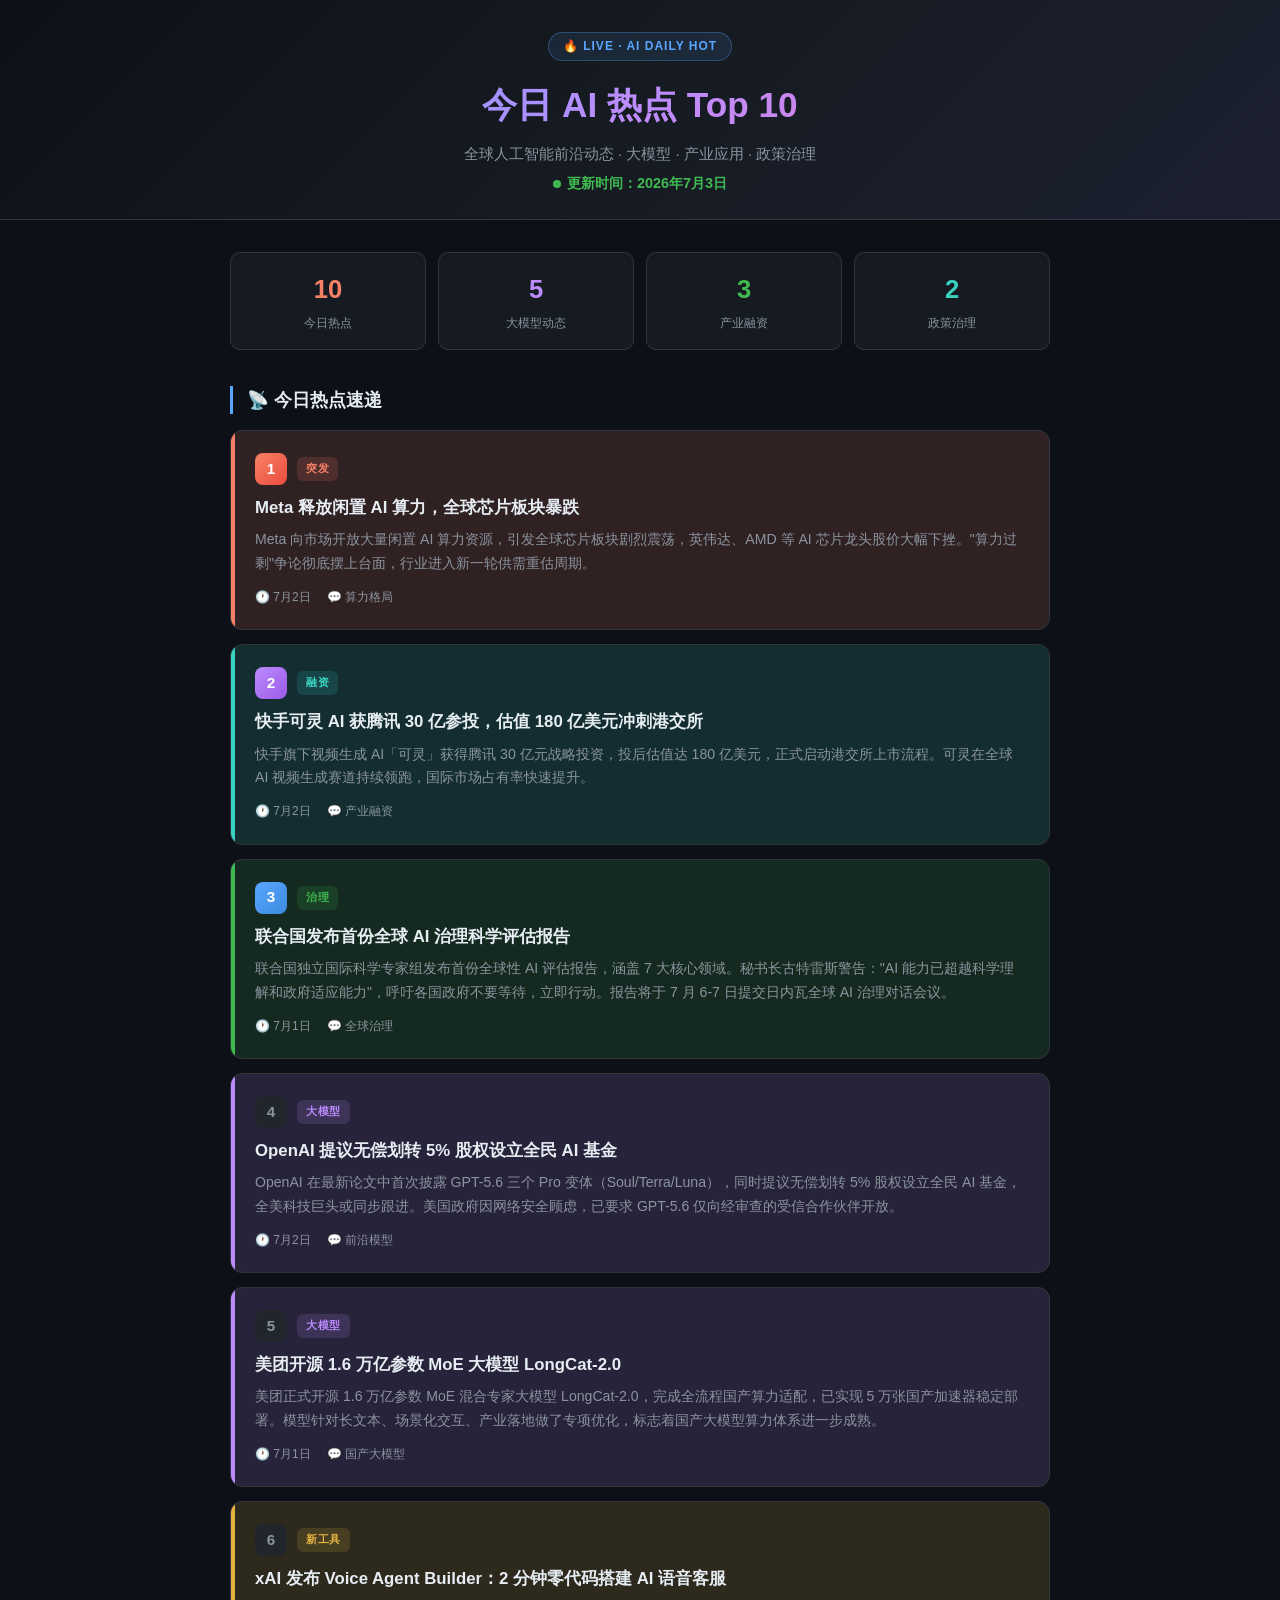
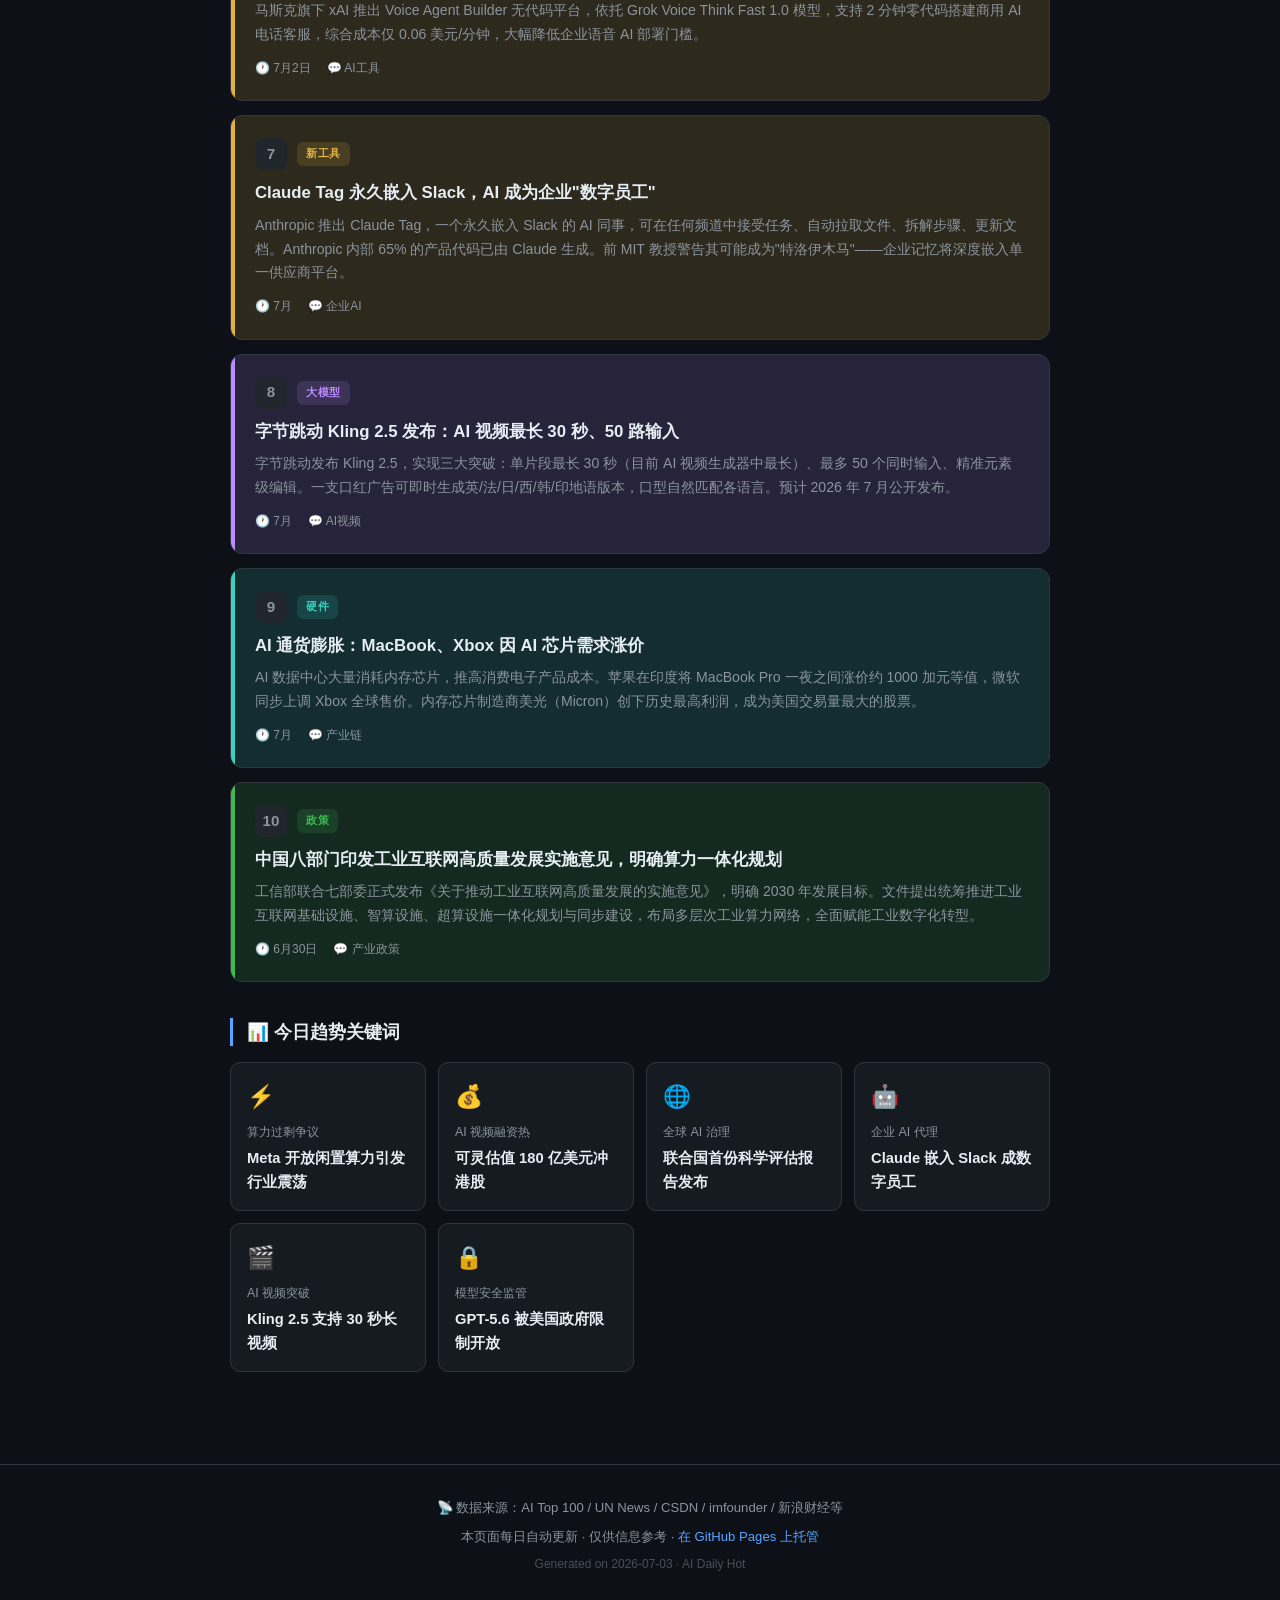
<file: index.html>
<!DOCTYPE html>
<html lang="zh-CN">
<head>
    <meta charset="UTF-8">
    <meta name="viewport" content="width=device-width, initial-scale=1.0">
    <title>今日AI热点 Top10 | AI Daily Hot</title>
    <meta name="description" content="每日更新全球人工智能热点新闻，大模型、AI应用、产业政策一站式速览。">
    <style>
        :root {
            --bg: #0d1117;
            --bg2: #161b22;
            --bg3: #21262d;
            --border: #30363d;
            --text: #e6edf3;
            --text2: #8b949e;
            --accent: #58a6ff;
            --green: #3fb950;
            --orange: #f78166;
            --purple: #bc8cff;
            --yellow: #e3b341;
            --pink: #f778ba;
            --cyan: #39d2c0;
        }
        * { box-sizing: border-box; margin: 0; padding: 0; }
        body {
            font-family: -apple-system, BlinkMacSystemFont, "Segoe UI", "Noto Sans SC", Helvetica, Arial, sans-serif;
            background: var(--bg);
            color: var(--text);
            line-height: 1.6;
        }
        a { color: var(--accent); text-decoration: none; }
        a:hover { text-decoration: underline; }

        /* Header */
        .header {
            background: linear-gradient(135deg, #0d1117 0%, #161b22 50%, #1c2030 100%);
            border-bottom: 1px solid var(--border);
            padding: 32px 0 24px;
            text-align: center;
        }
        .header-badge {
            display: inline-block;
            background: rgba(88,166,255,0.1);
            border: 1px solid rgba(88,166,255,0.3);
            color: var(--accent);
            font-size: 12px;
            font-weight: 600;
            padding: 4px 14px;
            border-radius: 20px;
            margin-bottom: 16px;
            letter-spacing: 1px;
        }
        .header h1 {
            font-size: 2.2rem;
            font-weight: 800;
            background: linear-gradient(135deg, #58a6ff, #bc8cff, #f778ba);
            -webkit-background-clip: text;
            -webkit-text-fill-color: transparent;
            background-clip: text;
            margin-bottom: 8px;
        }
        .header p {
            color: var(--text2);
            font-size: 0.95rem;
        }
        .header-date {
            color: var(--green);
            font-weight: 600;
            font-size: 0.9rem;
            margin-top: 6px;
        }

        /* Container */
        .container {
            max-width: 860px;
            margin: 0 auto;
            padding: 32px 20px 60px;
        }

        /* Stats bar */
        .stats-bar {
            display: flex;
            gap: 12px;
            flex-wrap: wrap;
            margin-bottom: 32px;
        }
        .stat-card {
            flex: 1;
            min-width: 120px;
            background: var(--bg2);
            border: 1px solid var(--border);
            border-radius: 10px;
            padding: 16px;
            text-align: center;
        }
        .stat-num {
            font-size: 1.6rem;
            font-weight: 800;
        }
        .stat-label {
            font-size: 0.75rem;
            color: var(--text2);
            margin-top: 4px;
        }
        .stat-card:nth-child(1) .stat-num { color: var(--orange); }
        .stat-card:nth-child(2) .stat-num { color: var(--purple); }
        .stat-card:nth-child(3) .stat-num { color: var(--green); }
        .stat-card:nth-child(4) .stat-num { color: var(--cyan); }

        /* Section title */
        .section-title {
            font-size: 1.1rem;
            font-weight: 700;
            color: var(--text);
            margin: 36px 0 16px;
            padding-left: 14px;
            border-left: 3px solid var(--accent);
        }

        /* News Card */
        .news-card {
            background: var(--bg2);
            border: 1px solid var(--border);
            border-radius: 12px;
            padding: 22px 24px;
            margin-bottom: 14px;
            transition: border-color 0.2s, transform 0.15s;
            cursor: default;
            position: relative;
            overflow: hidden;
        }
        .news-card:hover {
            border-color: rgba(88,166,255,0.4);
            transform: translateY(-1px);
        }
        .news-card::before {
            content: '';
            position: absolute;
            left: 0; top: 0; bottom: 0;
            width: 4px;
            border-radius: 12px 0 0 12px;
        }
        .news-card.tag-breaking::before { background: var(--orange); }
        .news-card.tag-model::before { background: var(--purple); }
        .news-card.tag-industry::before { background: var(--cyan); }
        .news-card.tag-policy::before { background: var(--green); }
        .news-card.tag-tool::before { background: var(--yellow); }

        .card-top {
            display: flex;
            align-items: center;
            gap: 10px;
            margin-bottom: 10px;
        }
        .rank-badge {
            width: 32px;
            height: 32px;
            border-radius: 8px;
            display: flex;
            align-items: center;
            justify-content: center;
            font-weight: 800;
            font-size: 0.95rem;
            flex-shrink: 0;
        }
        .rank-1 { background: linear-gradient(135deg, #f78166, #eb4d3d); color: #fff; }
        .rank-2 { background: linear-gradient(135deg, #bc8cff, #9b59e8); color: #fff; }
        .rank-3 { background: linear-gradient(135deg, #58a6ff, #3d8be0); color: #fff; }
        .rank-default { background: var(--bg3); color: var(--text2); }

        .tag {
            font-size: 0.7rem;
            font-weight: 700;
            padding: 3px 9px;
            border-radius: 6px;
            letter-spacing: 0.5px;
            text-transform: uppercase;
        }
        .tag-breaking { background: rgba(247,129,102,0.15); color: var(--orange); }
        .tag-model   { background: rgba(188,140,255,0.15); color: var(--purple); }
        .tag-industry { background: rgba(57,210,192,0.15); color: var(--cyan); }
        .tag-policy  { background: rgba(63,185,80,0.15); color: var(--green); }
        .tag-tool    { background: rgba(227,179,65,0.15); color: var(--yellow); }

        .card-title {
            font-size: 1.05rem;
            font-weight: 700;
            color: var(--text);
            margin-bottom: 8px;
            line-height: 1.5;
        }
        .card-summary {
            font-size: 0.88rem;
            color: var(--text2);
            line-height: 1.7;
        }
        .card-meta {
            display: flex;
            gap: 16px;
            margin-top: 12px;
            font-size: 0.75rem;
            color: var(--text2);
        }
        .card-meta span { display: flex; align-items: center; gap: 4px; }

        /* Trend section */
        .trend-grid {
            display: grid;
            grid-template-columns: repeat(auto-fill, minmax(180px, 1fr));
            gap: 12px;
            margin-bottom: 32px;
        }
        .trend-item {
            background: var(--bg2);
            border: 1px solid var(--border);
            border-radius: 10px;
            padding: 16px;
        }
        .trend-icon { font-size: 1.4rem; margin-bottom: 8px; }
        .trend-label {
            font-size: 0.78rem;
            color: var(--text2);
            margin-bottom: 4px;
        }
        .trend-value {
            font-size: 0.92rem;
            font-weight: 700;
            color: var(--text);
        }

        /* Footer */
        .footer {
            text-align: center;
            padding: 32px 20px;
            border-top: 1px solid var(--border);
            color: var(--text2);
            font-size: 0.82rem;
        }
        .footer a { color: var(--accent); }

        /* Responsive */
        @media (max-width: 600px) {
            .header h1 { font-size: 1.5rem; }
            .container { padding: 20px 14px 40px; }
            .news-card { padding: 16px 18px; }
            .stats-bar { gap: 8px; }
            .stat-card { min-width: calc(50% - 8px); }
        }

        /* Pulse animation for live badge */
        @keyframes pulse {
            0%, 100% { opacity: 1; }
            50% { opacity: 0.5; }
        }
        .live-dot {
            display: inline-block;
            width: 8px; height: 8px;
            background: var(--green);
            border-radius: 50%;
            margin-right: 6px;
            animation: pulse 1.8s infinite;
            vertical-align: middle;
        }
    </style>
</head>
<body>

<!-- Header -->
<div class="header">
    <div class="header-badge">🔥 LIVE · AI DAILY HOT</div>
    <h1>今日 AI 热点 Top 10</h1>
    <p>全球人工智能前沿动态 · 大模型 · 产业应用 · 政策治理</p>
    <div class="header-date"><span class="live-dot"></span>更新时间：2026年7月3日</div>
</div>

<div class="container">

    <!-- Stats -->
    <div class="stats-bar">
        <div class="stat-card">
            <div class="stat-num">10</div>
            <div class="stat-label">今日热点</div>
        </div>
        <div class="stat-card">
            <div class="stat-num">5</div>
            <div class="stat-label">大模型动态</div>
        </div>
        <div class="stat-card">
            <div class="stat-num">3</div>
            <div class="stat-label">产业融资</div>
        </div>
        <div class="stat-card">
            <div class="stat-num">2</div>
            <div class="stat-label">政策治理</div>
        </div>
    </div>

    <!-- Top 10 News -->
    <div class="section-title">📡 今日热点速递</div>

    <!-- 1 -->
    <div class="news-card tag-breaking">
        <div class="card-top">
            <div class="rank-badge rank-1">1</div>
            <span class="tag tag-breaking">突发</span>
        </div>
        <div class="card-title">Meta 释放闲置 AI 算力，全球芯片板块暴跌</div>
        <div class="card-summary">Meta 向市场开放大量闲置 AI 算力资源，引发全球芯片板块剧烈震荡，英伟达、AMD 等 AI 芯片龙头股价大幅下挫。"算力过剩"争论彻底摆上台面，行业进入新一轮供需重估周期。</div>
        <div class="card-meta">
            <span>🕐 7月2日</span>
            <span>💬 算力格局</span>
        </div>
    </div>

    <!-- 2 -->
    <div class="news-card tag-industry">
        <div class="card-top">
            <div class="rank-badge rank-2">2</div>
            <span class="tag tag-industry">融资</span>
        </div>
        <div class="card-title">快手可灵 AI 获腾讯 30 亿参投，估值 180 亿美元冲刺港交所</div>
        <div class="card-summary">快手旗下视频生成 AI「可灵」获得腾讯 30 亿元战略投资，投后估值达 180 亿美元，正式启动港交所上市流程。可灵在全球 AI 视频生成赛道持续领跑，国际市场占有率快速提升。</div>
        <div class="card-meta">
            <span>🕐 7月2日</span>
            <span>💬 产业融资</span>
        </div>
    </div>

    <!-- 3 -->
    <div class="news-card tag-policy">
        <div class="card-top">
            <div class="rank-badge rank-3">3</div>
            <span class="tag tag-policy">治理</span>
        </div>
        <div class="card-title">联合国发布首份全球 AI 治理科学评估报告</div>
        <div class="card-summary">联合国独立国际科学专家组发布首份全球性 AI 评估报告，涵盖 7 大核心领域。秘书长古特雷斯警告："AI 能力已超越科学理解和政府适应能力"，呼吁各国政府不要等待，立即行动。报告将于 7 月 6-7 日提交日内瓦全球 AI 治理对话会议。</div>
        <div class="card-meta">
            <span>🕐 7月1日</span>
            <span>💬 全球治理</span>
        </div>
    </div>

    <!-- 4 -->
    <div class="news-card tag-model">
        <div class="card-top">
            <div class="rank-badge rank-default">4</div>
            <span class="tag tag-model">大模型</span>
        </div>
        <div class="card-title">OpenAI 提议无偿划转 5% 股权设立全民 AI 基金</div>
        <div class="card-summary">OpenAI 在最新论文中首次披露 GPT-5.6 三个 Pro 变体（Soul/Terra/Luna），同时提议无偿划转 5% 股权设立全民 AI 基金，全美科技巨头或同步跟进。美国政府因网络安全顾虑，已要求 GPT-5.6 仅向经审查的受信合作伙伴开放。</div>
        <div class="card-meta">
            <span>🕐 7月2日</span>
            <span>💬 前沿模型</span>
        </div>
    </div>

    <!-- 5 -->
    <div class="news-card tag-model">
        <div class="card-top">
            <div class="rank-badge rank-default">5</div>
            <span class="tag tag-model">大模型</span>
        </div>
        <div class="card-title">美团开源 1.6 万亿参数 MoE 大模型 LongCat-2.0</div>
        <div class="card-summary">美团正式开源 1.6 万亿参数 MoE 混合专家大模型 LongCat-2.0，完成全流程国产算力适配，已实现 5 万张国产加速器稳定部署。模型针对长文本、场景化交互、产业落地做了专项优化，标志着国产大模型算力体系进一步成熟。</div>
        <div class="card-meta">
            <span>🕐 7月1日</span>
            <span>💬 国产大模型</span>
        </div>
    </div>

    <!-- 6 -->
    <div class="news-card tag-tool">
        <div class="card-top">
            <div class="rank-badge rank-default">6</div>
            <span class="tag tag-tool">新工具</span>
        </div>
        <div class="card-title">xAI 发布 Voice Agent Builder：2 分钟零代码搭建 AI 语音客服</div>
        <div class="card-summary">马斯克旗下 xAI 推出 Voice Agent Builder 无代码平台，依托 Grok Voice Think Fast 1.0 模型，支持 2 分钟零代码搭建商用 AI 电话客服，综合成本仅 0.06 美元/分钟，大幅降低企业语音 AI 部署门槛。</div>
        <div class="card-meta">
            <span>🕐 7月2日</span>
            <span>💬 AI工具</span>
        </div>
    </div>

    <!-- 7 -->
    <div class="news-card tag-tool">
        <div class="card-top">
            <div class="rank-badge rank-default">7</div>
            <span class="tag tag-tool">新工具</span>
        </div>
        <div class="card-title">Claude Tag 永久嵌入 Slack，AI 成为企业"数字员工"</div>
        <div class="card-summary">Anthropic 推出 Claude Tag，一个永久嵌入 Slack 的 AI 同事，可在任何频道中接受任务、自动拉取文件、拆解步骤、更新文档。Anthropic 内部 65% 的产品代码已由 Claude 生成。前 MIT 教授警告其可能成为"特洛伊木马"——企业记忆将深度嵌入单一供应商平台。</div>
        <div class="card-meta">
            <span>🕐 7月</span>
            <span>💬 企业AI</span>
        </div>
    </div>

    <!-- 8 -->
    <div class="news-card tag-model">
        <div class="card-top">
            <div class="rank-badge rank-default">8</div>
            <span class="tag tag-model">大模型</span>
        </div>
        <div class="card-title">字节跳动 Kling 2.5 发布：AI 视频最长 30 秒、50 路输入</div>
        <div class="card-summary">字节跳动发布 Kling 2.5，实现三大突破：单片段最长 30 秒（目前 AI 视频生成器中最长）、最多 50 个同时输入、精准元素级编辑。一支口红广告可即时生成英/法/日/西/韩/印地语版本，口型自然匹配各语言。预计 2026 年 7 月公开发布。</div>
        <div class="card-meta">
            <span>🕐 7月</span>
            <span>💬 AI视频</span>
        </div>
    </div>

    <!-- 9 -->
    <div class="news-card tag-industry">
        <div class="card-top">
            <div class="rank-badge rank-default">9</div>
            <span class="tag tag-industry">硬件</span>
        </div>
        <div class="card-title">AI 通货膨胀：MacBook、Xbox 因 AI 芯片需求涨价</div>
        <div class="card-summary">AI 数据中心大量消耗内存芯片，推高消费电子产品成本。苹果在印度将 MacBook Pro 一夜之间涨价约 1000 加元等值，微软同步上调 Xbox 全球售价。内存芯片制造商美光（Micron）创下历史最高利润，成为美国交易量最大的股票。</div>
        <div class="card-meta">
            <span>🕐 7月</span>
            <span>💬 产业链</span>
        </div>
    </div>

    <!-- 10 -->
    <div class="news-card tag-policy">
        <div class="card-top">
            <div class="rank-badge rank-default">10</div>
            <span class="tag tag-policy">政策</span>
        </div>
        <div class="card-title">中国八部门印发工业互联网高质量发展实施意见，明确算力一体化规划</div>
        <div class="card-summary">工信部联合七部委正式发布《关于推动工业互联网高质量发展的实施意见》，明确 2030 年发展目标。文件提出统筹推进工业互联网基础设施、智算设施、超算设施一体化规划与同步建设，布局多层次工业算力网络，全面赋能工业数字化转型。</div>
        <div class="card-meta">
            <span>🕐 6月30日</span>
            <span>💬 产业政策</span>
        </div>
    </div>

    <!-- Trend -->
    <div class="section-title">📊 今日趋势关键词</div>
    <div class="trend-grid">
        <div class="trend-item">
            <div class="trend-icon">⚡</div>
            <div class="trend-label">算力过剩争议</div>
            <div class="trend-value">Meta 开放闲置算力引发行业震荡</div>
        </div>
        <div class="trend-item">
            <div class="trend-icon">💰</div>
            <div class="trend-label">AI 视频融资热</div>
            <div class="trend-value">可灵估值 180 亿美元冲港股</div>
        </div>
        <div class="trend-item">
            <div class="trend-icon">🌐</div>
            <div class="trend-label">全球 AI 治理</div>
            <div class="trend-value">联合国首份科学评估报告发布</div>
        </div>
        <div class="trend-item">
            <div class="trend-icon">🤖</div>
            <div class="trend-label">企业 AI 代理</div>
            <div class="trend-value">Claude 嵌入 Slack 成数字员工</div>
        </div>
        <div class="trend-item">
            <div class="trend-icon">🎬</div>
            <div class="trend-label">AI 视频突破</div>
            <div class="trend-value">Kling 2.5 支持 30 秒长视频</div>
        </div>
        <div class="trend-item">
            <div class="trend-icon">🔒</div>
            <div class="trend-label">模型安全监管</div>
            <div class="trend-value">GPT-5.6 被美国政府限制开放</div>
        </div>
    </div>

</div>

<!-- Footer -->
<div class="footer">
    <p>📡 数据来源：AI Top 100 / UN News / CSDN / imfounder / 新浪财经等</p>
    <p style="margin-top:8px;">本页面每日自动更新 · 仅供信息参考 · <a href="https://github.com">在 GitHub Pages 上托管</a></p>
    <p style="margin-top:8px; font-size:0.75rem; color:#484f58;">Generated on 2026-07-03 · AI Daily Hot</p>
</div>

</body>
</html>
</file>
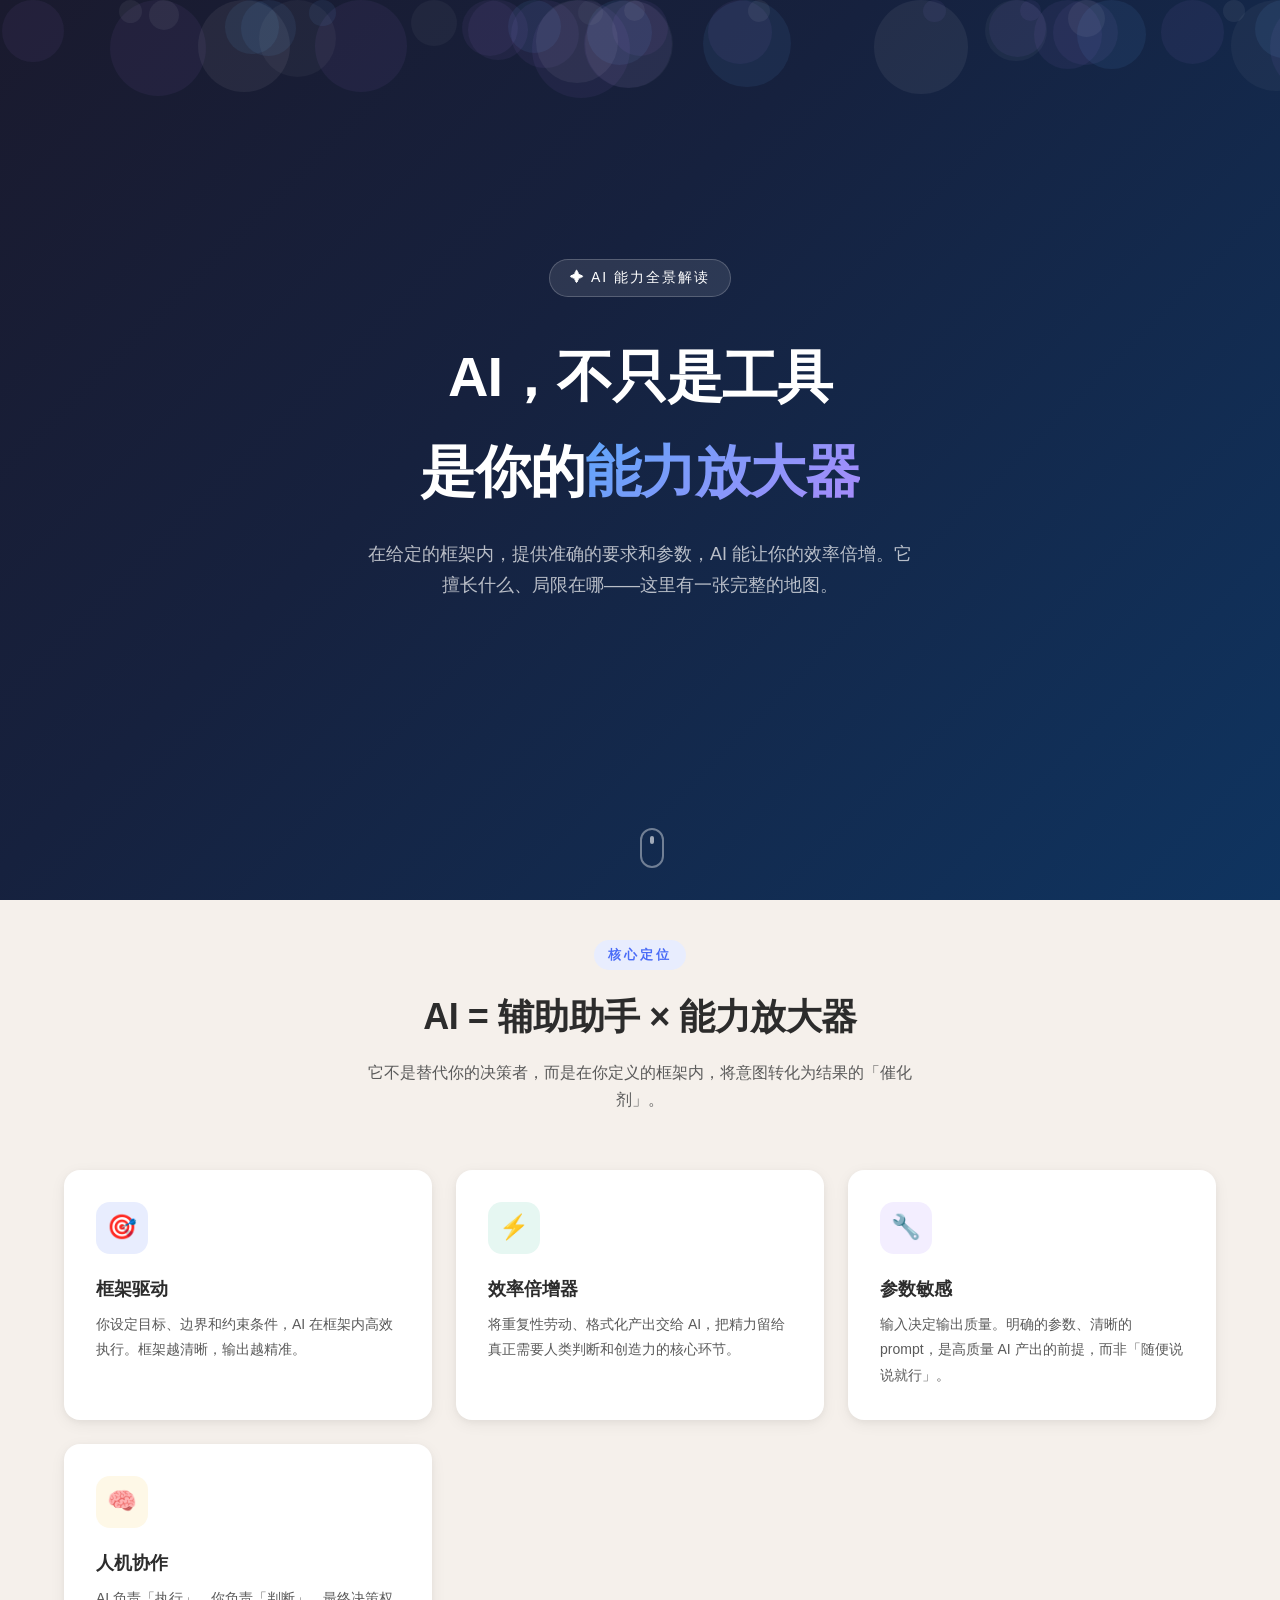
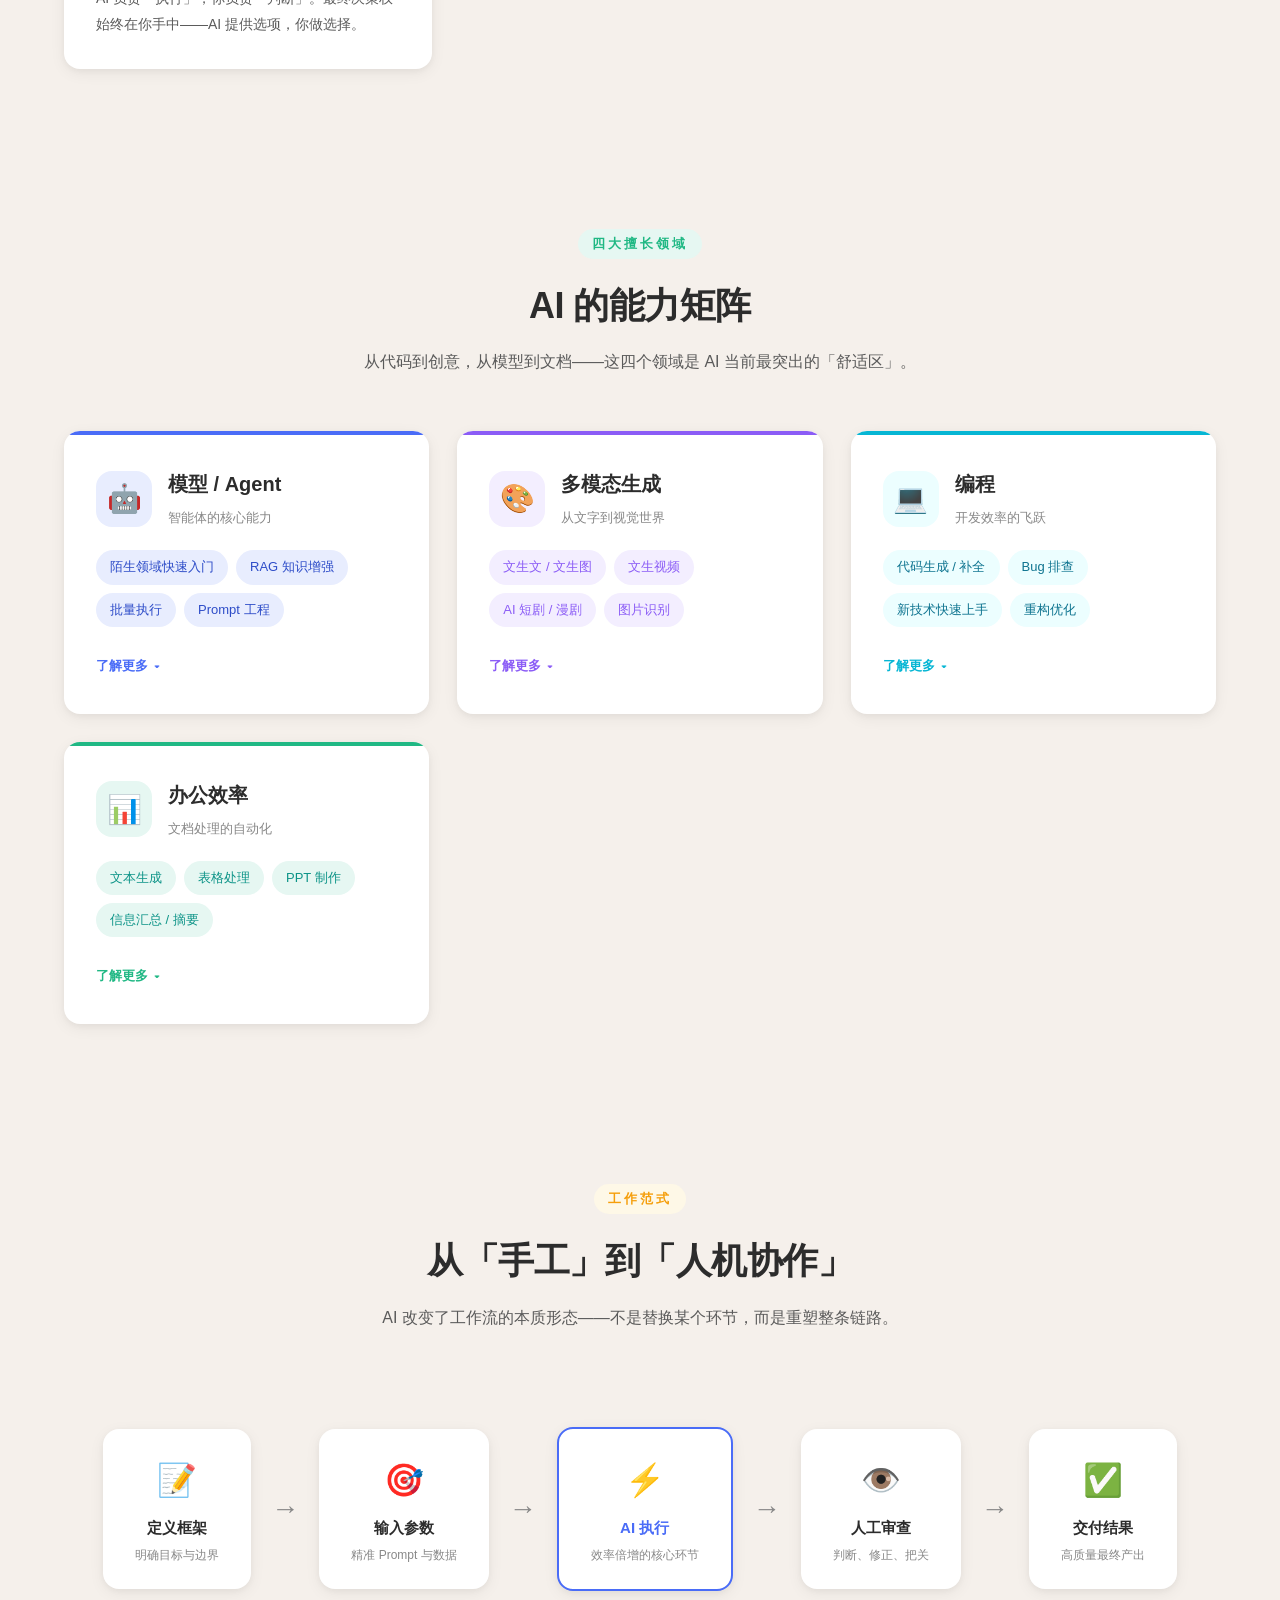
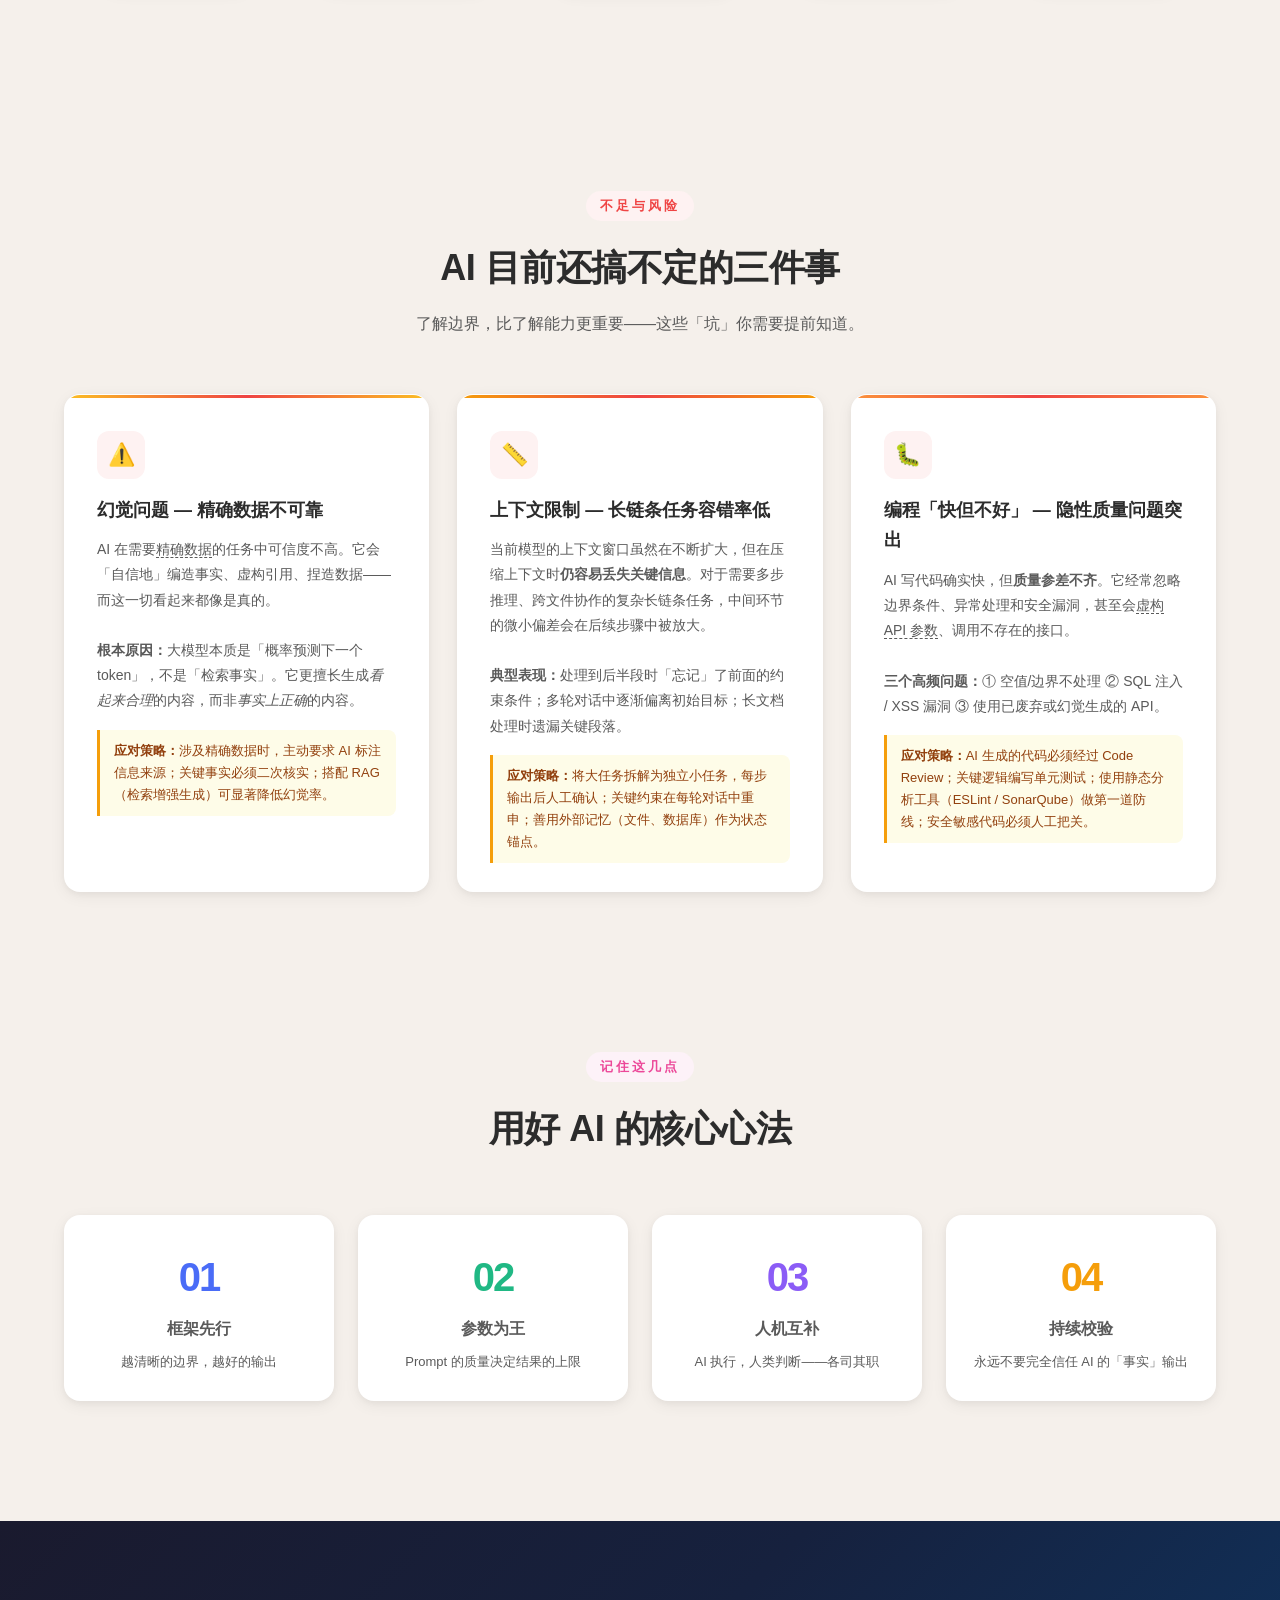
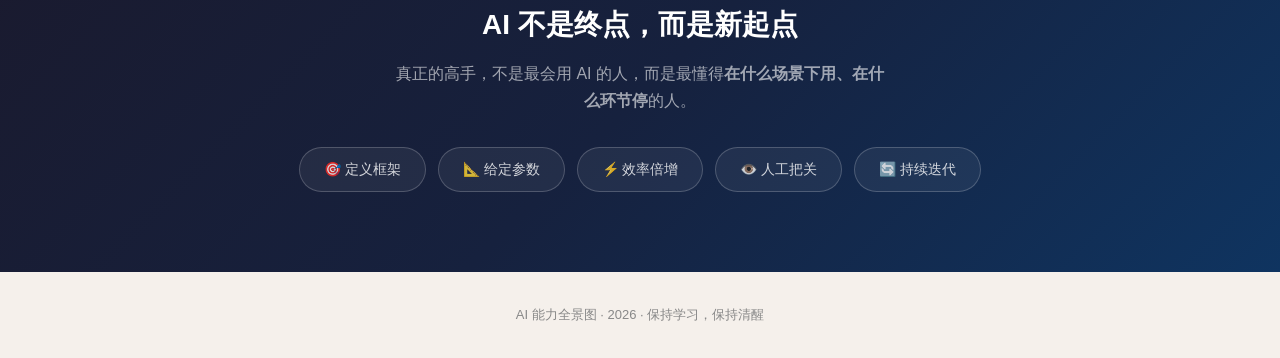
<file: ai-capabilities.html>
<!DOCTYPE html>
<html lang="zh-CN">
<head>
<meta charset="UTF-8">
<meta name="viewport" content="width=device-width, initial-scale=1.0">
<title>AI 能力全景图 — 从助手到放大器</title>
<style>
  :root {
    --bg: #f5f0eb;
    --card-bg: #ffffff;
    --text: #2c2c2c;
    --text-light: #5a5a5a;
    --text-muted: #888;
    --blue: #4a6cf7;
    --blue-light: #e8edfe;
    --blue-dark: #2d4cc8;
    --green: #20b884;
    --green-light: #e6f7f2;
    --orange: #f59e0b;
    --orange-light: #fef8e7;
    --purple: #8b5cf6;
    --purple-light: #f3eeff;
    --red: #ef4444;
    --red-light: #fef2f2;
    --pink: #ec4899;
    --pink-light: #fdf2f8;
    --cyan: #06b6d4;
    --cyan-light: #ecfeff;
    --shadow-sm: 0 1px 3px rgba(0,0,0,0.06), 0 1px 2px rgba(0,0,0,0.04);
    --shadow: 0 4px 16px rgba(0,0,0,0.06), 0 2px 6px rgba(0,0,0,0.04);
    --shadow-lg: 0 12px 40px rgba(0,0,0,0.08), 0 4px 12px rgba(0,0,0,0.04);
    --radius: 16px;
    --radius-sm: 10px;
    --transition: 0.3s cubic-bezier(0.4, 0, 0.2, 1);
  }

  * { margin: 0; padding: 0; box-sizing: border-box; }

  html { scroll-behavior: smooth; }

  body {
    font-family: -apple-system, BlinkMacSystemFont, "Segoe UI", "PingFang SC", "Microsoft YaHei", sans-serif;
    background: var(--bg);
    color: var(--text);
    line-height: 1.7;
    overflow-x: hidden;
  }

  /* ====== Hero ====== */
  .hero {
    min-height: 100vh;
    display: flex;
    align-items: center;
    justify-content: center;
    position: relative;
    overflow: hidden;
    background: linear-gradient(135deg, #1a1a2e 0%, #16213e 40%, #0f3460 100%);
    color: #fff;
  }

  .hero-particles {
    position: absolute;
    inset: 0;
    pointer-events: none;
  }

  .particle {
    position: absolute;
    border-radius: 50%;
    background: rgba(255,255,255,0.08);
    animation: floatUp linear infinite;
  }

  @keyframes floatUp {
    0%   { transform: translateY(110vh) scale(0); opacity: 0; }
    10%  { opacity: 0.6; }
    90%  { opacity: 0.6; }
    100% { transform: translateY(-10vh) scale(1.2); opacity: 0; }
  }

  .hero-content {
    text-align: center;
    z-index: 1;
    padding: 40px 24px;
    max-width: 800px;
  }

  .hero-badge {
    display: inline-block;
    padding: 6px 20px;
    border-radius: 50px;
    background: rgba(255,255,255,0.1);
    border: 1px solid rgba(255,255,255,0.2);
    font-size: 14px;
    letter-spacing: 2px;
    margin-bottom: 32px;
    animation: fadeInDown 0.8s ease both;
  }

  .hero h1 {
    font-size: clamp(32px, 6vw, 56px);
    font-weight: 800;
    letter-spacing: -1px;
    margin-bottom: 20px;
    animation: fadeInDown 0.8s 0.15s ease both;
  }
  .hero h1 .hl { background: linear-gradient(135deg, #60a5fa, #a78bfa); -webkit-background-clip: text; -webkit-text-fill-color: transparent; }

  .hero p {
    font-size: 18px;
    color: rgba(255,255,255,0.7);
    max-width: 560px;
    margin: 0 auto 40px;
    animation: fadeInDown 0.8s 0.3s ease both;
  }

  .hero-scroll {
    position: absolute;
    bottom: 32px;
    left: 50%;
    transform: translateX(-50%);
    animation: bounce 2s infinite, fadeInDown 0.8s 0.5s ease both;
  }
  .hero-scroll span {
    display: block;
    width: 24px;
    height: 40px;
    border: 2px solid rgba(255,255,255,0.4);
    border-radius: 12px;
    position: relative;
  }
  .hero-scroll span::after {
    content: '';
    position: absolute;
    top: 6px;
    left: 50%;
    width: 4px;
    height: 8px;
    background: rgba(255,255,255,0.6);
    border-radius: 2px;
    transform: translateX(-50%);
    animation: scrollDot 1.5s ease infinite;
  }
  @keyframes scrollDot {
    0%, 100% { top: 6px; opacity: 1; }
    50% { top: 20px; opacity: 0.3; }
  }
  @keyframes bounce {
    0%, 100% { transform: translateX(-50%) translateY(0); }
    50% { transform: translateX(-50%) translateY(8px); }
  }
  @keyframes fadeInDown {
    from { opacity: 0; transform: translateY(30px); }
    to   { opacity: 1; transform: translateY(0); }
  }

  /* ====== Sections ====== */
  .section {
    padding: 80px 24px;
    max-width: 1200px;
    margin: 0 auto;
  }

  .section-header {
    text-align: center;
    margin-bottom: 56px;
  }
  .section-label {
    display: inline-block;
    font-size: 13px;
    font-weight: 700;
    text-transform: uppercase;
    letter-spacing: 3px;
    padding: 4px 14px;
    border-radius: 50px;
    margin-bottom: 16px;
  }
  .section-header h2 {
    font-size: clamp(24px, 4vw, 36px);
    font-weight: 800;
    letter-spacing: -0.5px;
    margin-bottom: 12px;
  }
  .section-header .sub {
    font-size: 16px;
    color: var(--text-light);
    max-width: 560px;
    margin: 0 auto;
  }

  /* ====== Overview ====== */
  .overview-section { padding-top: 40px; }
  .overview-section .section-label { background: var(--blue-light); color: var(--blue); }

  .overview-cards {
    display: grid;
    grid-template-columns: repeat(auto-fit, minmax(280px, 1fr));
    gap: 24px;
  }

  .overview-card {
    background: var(--card-bg);
    border-radius: var(--radius);
    padding: 32px;
    box-shadow: var(--shadow);
    transition: transform var(--transition), box-shadow var(--transition);
    cursor: default;
  }
  .overview-card:hover {
    transform: translateY(-4px);
    box-shadow: var(--shadow-lg);
  }
  .overview-card .icon-wrap {
    width: 52px; height: 52px;
    border-radius: 14px;
    display: flex; align-items: center; justify-content: center;
    font-size: 24px;
    margin-bottom: 20px;
  }
  .overview-card h3 { font-size: 18px; margin-bottom: 8px; }
  .overview-card p  { font-size: 14px; color: var(--text-light); line-height: 1.8; }

  /* ====== Domain Cards ====== */
  .domain-section .section-label { background: var(--green-light); color: var(--green); }

  .domain-grid {
    display: grid;
    grid-template-columns: repeat(auto-fit, minmax(340px, 1fr));
    gap: 28px;
  }

  .domain-card {
    background: var(--card-bg);
    border-radius: var(--radius);
    padding: 36px 32px;
    box-shadow: var(--shadow);
    position: relative;
    overflow: hidden;
    transition: transform var(--transition), box-shadow var(--transition);
    cursor: default;
  }
  .domain-card::before {
    content: '';
    position: absolute;
    top: 0; left: 0;
    width: 100%; height: 4px;
    transition: height 0.3s ease;
  }
  .domain-card:hover { transform: translateY(-6px); box-shadow: var(--shadow-lg); }
  .domain-card:hover::before { height: 100%; opacity: 0.04; }

  .domain-card.model  { --accent: var(--blue); }
  .domain-card.multi  { --accent: var(--purple); }
  .domain-card.code   { --accent: var(--cyan); }
  .domain-card.office { --accent: var(--green); }

  .domain-card.model::before  { background: var(--blue); }
  .domain-card.multi::before  { background: var(--purple); }
  .domain-card.code::before   { background: var(--cyan); }
  .domain-card.office::before { background: var(--green); }

  .d-header {
    display: flex;
    align-items: center;
    gap: 16px;
    margin-bottom: 20px;
  }
  .d-icon {
    width: 56px; height: 56px;
    border-radius: 16px;
    display: flex; align-items: center; justify-content: center;
    font-size: 28px;
    flex-shrink: 0;
  }
  .domain-card.model .d-icon  { background: var(--blue-light); }
  .domain-card.multi .d-icon  { background: var(--purple-light); }
  .domain-card.code .d-icon   { background: var(--cyan-light); }
  .domain-card.office .d-icon { background: var(--green-light); }

  .d-title h3 { font-size: 20px; margin-bottom: 2px; }
  .d-title span { font-size: 13px; color: var(--text-muted); }

  .d-tags {
    display: flex;
    flex-wrap: wrap;
    gap: 8px;
    margin: 16px 0;
  }
  .d-tag {
    padding: 6px 14px;
    border-radius: 50px;
    font-size: 13px;
    font-weight: 500;
    transition: all 0.25s ease;
    cursor: default;
  }
  .domain-card.model .d-tag  { background: var(--blue-light); color: var(--blue-dark); }
  .domain-card.multi .d-tag  { background: var(--purple-light); color: var(--purple); }
  .domain-card.code .d-tag   { background: var(--cyan-light); color: #0e7490; }
  .domain-card.office .d-tag { background: var(--green-light); color: #0d9488; }
  .d-tag:hover { transform: scale(1.06); filter: brightness(0.95); }

  .d-detail {
    margin-top: 12px;
    padding: 14px 16px;
    border-radius: var(--radius-sm);
    font-size: 14px;
    color: var(--text-light);
    line-height: 1.8;
    display: none;
  }
  .domain-card.model .d-detail  { background: #f8faff; }
  .domain-card.multi .d-detail  { background: #faf8ff; }
  .domain-card.code .d-detail   { background: #f8feff; }
  .domain-card.office .d-detail { background: #f8fdfb; }

  .d-detail.show { display: block; animation: slideDown 0.35s ease; }
  @keyframes slideDown {
    from { opacity: 0; max-height: 0; }
    to   { opacity: 1; max-height: 400px; }
  }

  .d-expand {
    display: inline-flex;
    align-items: center;
    gap: 6px;
    margin-top: 14px;
    font-size: 13px;
    font-weight: 600;
    cursor: pointer;
    border: none;
    background: none;
    padding: 0;
    transition: color 0.2s;
  }
  .domain-card.model .d-expand  { color: var(--blue); }
  .domain-card.multi .d-expand  { color: var(--purple); }
  .domain-card.code .d-expand   { color: var(--cyan); }
  .domain-card.office .d-expand { color: var(--green); }
  .d-expand:hover { opacity: 0.8; }
  .d-expand .arr {
    display: inline-block;
    transition: transform 0.3s;
    font-size: 11px;
  }
  .d-expand.open .arr { transform: rotate(180deg); }

  /* ====== Weakness ====== */
  .weakness-section .section-label { background: var(--red-light); color: var(--red); }

  .weakness-grid {
    display: grid;
    grid-template-columns: repeat(auto-fit, minmax(320px, 1fr));
    gap: 28px;
  }
  .weak-card {
    background: var(--card-bg);
    border-radius: var(--radius);
    padding: 36px 32px 28px;
    box-shadow: var(--shadow);
    border: 1px solid transparent;
    transition: all var(--transition);
    cursor: default;
    position: relative;
    overflow: hidden;
  }
  .weak-card:hover {
    transform: translateY(-4px);
    box-shadow: var(--shadow-lg);
    border-color: #fecaca;
  }
  .weak-card .warn-stripe {
    position: absolute;
    top: 0; left: 0; right: 0;
    height: 3px;
  }
  .weak-card.hallu .warn-stripe { background: linear-gradient(90deg, #fbbf24, #ef4444, #fbbf24); }
  .weak-card.ctx   .warn-stripe { background: linear-gradient(90deg, #f59e0b, #ef4444, #f59e0b); }
  .weak-card.bugs  .warn-stripe { background: linear-gradient(90deg, #fb923c, #ef4444, #fb923c); }

  .weak-card .w-icon {
    width: 48px; height: 48px;
    border-radius: 12px;
    background: var(--red-light);
    display: flex; align-items: center; justify-content: center;
    font-size: 22px;
    margin-bottom: 16px;
  }
  .weak-card h3 { font-size: 18px; margin-bottom: 12px; }
  .weak-card .w-desc {
    font-size: 14px;
    color: var(--text-light);
    line-height: 1.8;
    margin-bottom: 16px;
  }
  .w-suggestion {
    background: #fefce8;
    border-left: 3px solid #f59e0b;
    padding: 10px 14px;
    border-radius: 0 8px 8px 0;
    font-size: 13px;
    color: #92400e;
    line-height: 1.7;
  }

  /* ====== Flow ====== */
  .flow-section .section-label { background: var(--orange-light); color: var(--orange); }

  .flow-visual {
    display: flex;
    align-items: center;
    justify-content: center;
    flex-wrap: wrap;
    gap: 20px;
    padding: 40px 0;
  }
  .flow-node {
    background: var(--card-bg);
    border-radius: var(--radius);
    padding: 24px 32px;
    box-shadow: var(--shadow);
    text-align: center;
    transition: all var(--transition);
    cursor: default;
  }
  .flow-node:hover { transform: scale(1.05); box-shadow: var(--shadow-lg); }
  .flow-node .fn-icon { font-size: 32px; margin-bottom: 8px; }
  .flow-node .fn-label { font-size: 15px; font-weight: 700; }
  .flow-node .fn-sub { font-size: 12px; color: var(--text-muted); margin-top: 4px; }
  .flow-arrow {
    font-size: 28px;
    color: var(--text-muted);
    animation: arrowPulse 1.8s ease infinite;
  }
  @keyframes arrowPulse {
    0%, 100% { opacity: 0.3; transform: translateX(0); }
    50% { opacity: 1; transform: translateX(6px); }
  }

  /* ====== Summary ====== */
  .summary-section .section-label { background: var(--pink-light); color: var(--pink); }

  .summary-grid {
    display: grid;
    grid-template-columns: repeat(auto-fit, minmax(260px, 1fr));
    gap: 24px;
  }
  .summary-card {
    background: var(--card-bg);
    border-radius: var(--radius);
    padding: 28px 24px;
    box-shadow: var(--shadow);
    text-align: center;
    transition: all var(--transition);
    cursor: default;
  }
  .summary-card:hover { transform: translateY(-4px); box-shadow: var(--shadow-lg); }
  .summary-card .s-num {
    font-size: 40px;
    font-weight: 800;
    letter-spacing: -2px;
    margin-bottom: 4px;
  }
  .summary-card .s-label { font-size: 16px; font-weight: 600; color: var(--text-light); }

  .summary-card.s1 .s-num { color: var(--blue); }
  .summary-card.s2 .s-num { color: var(--green); }
  .summary-card.s3 .s-num { color: var(--purple); }
  .summary-card.s4 .s-num { color: var(--orange); }

  /* ====== CTA ====== */
  .cta-section {
    text-align: center;
    padding: 80px 24px;
    background: linear-gradient(135deg, #1a1a2e, #16213e, #0f3460);
    color: #fff;
    margin-top: 40px;
  }
  .cta-section h2 { font-size: 28px; margin-bottom: 12px; }
  .cta-section p  { color: rgba(255,255,255,0.6); max-width: 500px; margin: 0 auto 32px; }

  .cta-pills {
    display: flex;
    flex-wrap: wrap;
    justify-content: center;
    gap: 12px;
  }
  .cta-pill {
    padding: 10px 24px;
    border-radius: 50px;
    border: 1px solid rgba(255,255,255,0.2);
    background: rgba(255,255,255,0.06);
    color: rgba(255,255,255,0.8);
    font-size: 14px;
    cursor: default;
    transition: all 0.3s;
  }
  .cta-pill:hover {
    background: rgba(255,255,255,0.14);
    border-color: rgba(255,255,255,0.4);
    transform: translateY(-2px);
  }

  /* ====== Tooltip ====== */
  .tooltip-trigger {
    position: relative;
    border-bottom: 1px dashed currentColor;
    cursor: help;
  }
  .tooltip-trigger:hover .tooltip-pop {
    opacity: 1;
    visibility: visible;
    transform: translateY(0);
  }
  .tooltip-pop {
    position: absolute;
    bottom: calc(100% + 8px);
    left: 50%;
    transform: translateX(-50%) translateY(4px);
    background: #1e293b;
    color: #e2e8f0;
    padding: 8px 14px;
    border-radius: 8px;
    font-size: 13px;
    white-space: nowrap;
    pointer-events: none;
    opacity: 0;
    visibility: hidden;
    transition: all 0.2s;
    z-index: 10;
  }
  .tooltip-pop::after {
    content: '';
    position: absolute;
    top: 100%;
    left: 50%;
    transform: translateX(-50%);
    border: 5px solid transparent;
    border-top-color: #1e293b;
  }

  /* ====== Scroll Reveal ====== */
  .reveal {
    opacity: 0;
    transform: translateY(40px);
    transition: opacity 0.7s ease, transform 0.7s cubic-bezier(0.25, 0.46, 0.45, 0.94);
  }
  .reveal.visible { opacity: 1; transform: translateY(0); }

  /* ====== Progress Bar ====== */
  .progress-bar {
    position: fixed;
    top: 0; left: 0;
    height: 3px;
    background: linear-gradient(90deg, var(--blue), var(--purple), var(--pink));
    z-index: 1000;
    transition: width 0.1s linear;
  }

  /* ====== Footer ====== */
  footer {
    text-align: center;
    padding: 32px;
    font-size: 13px;
    color: var(--text-muted);
  }

  /* ====== Pulse ring ====== */
  .pulse-ring {
    display: inline-block;
    position: relative;
  }
  .pulse-ring::before {
    content: '';
    position: absolute;
    inset: -6px;
    border-radius: 50%;
    border: 2px solid currentColor;
    opacity: 0;
    animation: pulseRing 2s ease-out infinite;
  }
  @keyframes pulseRing {
    0%   { transform: scale(1);   opacity: 0.5; }
    100% { transform: scale(1.8); opacity: 0;   }
  }

  /* Responsive */
  @media (max-width: 768px) {
    .section { padding: 48px 16px; }
    .domain-grid, .weakness-grid { grid-template-columns: 1fr; }
    .flow-visual { flex-direction: column; }
    .flow-arrow { transform: rotate(90deg); }
    @keyframes arrowPulse {
      0%, 100% { opacity: 0.3; transform: rotate(90deg) translateX(0); }
      50% { opacity: 1; transform: rotate(90deg) translateX(6px); }
    }
  }
</style>
</head>
<body>

<!-- Progress Bar -->
<div class="progress-bar" id="progressBar"></div>

<!-- ====== HERO ====== -->
<section class="hero">
  <div class="hero-particles" id="particles"></div>
  <div class="hero-content">
    <div class="hero-badge">✦ AI 能力全景解读</div>
    <h1>AI，不只是工具<br>是你的<span class="hl">能力放大器</span></h1>
    <p>在给定的框架内，提供准确的要求和参数，AI 能让你的效率倍增。它擅长什么、局限在哪——这里有一张完整的地图。</p>
  </div>
  <div class="hero-scroll"><span></span></div>
</section>

<!-- ====== OVERVIEW ====== -->
<section class="section overview-section">
  <div class="section-header reveal">
    <div class="section-label">核心定位</div>
    <h2>AI = 辅助助手 × 能力放大器</h2>
    <p class="sub">它不是替代你的决策者，而是在你定义的框架内，将意图转化为结果的「催化剂」。</p>
  </div>
  <div class="overview-cards">
    <div class="overview-card reveal">
      <div class="icon-wrap" style="background:var(--blue-light);">🎯</div>
      <h3>框架驱动</h3>
      <p>你设定目标、边界和约束条件，AI 在框架内高效执行。框架越清晰，输出越精准。</p>
    </div>
    <div class="overview-card reveal">
      <div class="icon-wrap" style="background:var(--green-light);">⚡</div>
      <h3>效率倍增器</h3>
      <p>将重复性劳动、格式化产出交给 AI，把精力留给真正需要人类判断和创造力的核心环节。</p>
    </div>
    <div class="overview-card reveal">
      <div class="icon-wrap" style="background:var(--purple-light);">🔧</div>
      <h3>参数敏感</h3>
      <p>输入决定输出质量。明确的参数、清晰的 prompt，是高质量 AI 产出的前提，而非「随便说说就行」。</p>
    </div>
    <div class="overview-card reveal">
      <div class="icon-wrap" style="background:var(--orange-light);">🧠</div>
      <h3>人机协作</h3>
      <p>AI 负责「执行」，你负责「判断」。最终决策权始终在你手中——AI 提供选项，你做选择。</p>
    </div>
  </div>
</section>

<!-- ====== DOMAINS ====== -->
<section class="section domain-section">
  <div class="section-header reveal">
    <div class="section-label">四大擅长领域</div>
    <h2>AI 的能力矩阵</h2>
    <p class="sub">从代码到创意，从模型到文档——这四个领域是 AI 当前最突出的「舒适区」。</p>
  </div>

  <div class="domain-grid">
    <!-- Model / Agent -->
    <div class="domain-card model reveal">
      <div class="d-header">
        <div class="d-icon">🤖</div>
        <div class="d-title">
          <h3>模型 / Agent</h3>
          <span>智能体的核心能力</span>
        </div>
      </div>
      <div class="d-tags">
        <span class="d-tag">陌生领域快速入门</span>
        <span class="d-tag">RAG 知识增强</span>
        <span class="d-tag">批量执行</span>
        <span class="d-tag">Prompt 工程</span>
      </div>
      <button class="d-expand" onclick="toggleDetail(this)" aria-label="展开详情">
        了解更多 <span class="arr">▾</span>
      </button>
      <div class="d-detail">
        <p><strong>陌生领域知识快速入门：</strong>面对一个全新的行业或技术栈，AI 能在几分钟内帮你建立基本认知框架，梳理关键概念、术语和行业格局。</p>
        <p style="margin-top:10px;"><strong>批量执行场景：</strong>对于输入输出参数明确、规则清晰的任务——比如数据清洗、格式转换、批量翻译——Agent 可以像流水线一样高效处理。</p>
        <p style="margin-top:10px;"><strong>典型应用：</strong>智能客服、知识库问答、自动化报告生成、代码审查 Agent。</p>
      </div>
    </div>

    <!-- Multimodal -->
    <div class="domain-card multi reveal">
      <div class="d-header">
        <div class="d-icon">🎨</div>
        <div class="d-title">
          <h3>多模态生成</h3>
          <span>从文字到视觉世界</span>
        </div>
      </div>
      <div class="d-tags">
        <span class="d-tag">文生文 / 文生图</span>
        <span class="d-tag">文生视频</span>
        <span class="d-tag">AI 短剧 / 漫剧</span>
        <span class="d-tag">图片识别</span>
      </div>
      <button class="d-expand" onclick="toggleDetail(this)" aria-label="展开详情">
        了解更多 <span class="arr">▾</span>
      </button>
      <div class="d-detail">
        <p><strong>文生文与内容加工：</strong>文本生成、表格处理、PPT 制作、信息汇总、要点提炼——从海量资料到结构化输出，一气呵成。</p>
        <p style="margin-top:10px;"><strong>视觉生成：</strong>图片生成与识别已进入实用阶段；AI 短剧和漫剧正在开辟全新的内容创作赛道，大幅降低视频制作门槛。</p>
        <p style="margin-top:10px;"><strong>典型应用：</strong>营销素材批量生成、产品宣传片、教学动画、社交媒体视觉内容。</p>
      </div>
    </div>

    <!-- Programming -->
    <div class="domain-card code reveal">
      <div class="d-header">
        <div class="d-icon">💻</div>
        <div class="d-title">
          <h3>编程</h3>
          <span>开发效率的飞跃</span>
        </div>
      </div>
      <div class="d-tags">
        <span class="d-tag">代码生成 / 补全</span>
        <span class="d-tag">Bug 排查</span>
        <span class="d-tag">新技术快速上手</span>
        <span class="d-tag">重构优化</span>
      </div>
      <button class="d-expand" onclick="toggleDetail(this)" aria-label="展开详情">
        了解更多 <span class="arr">▾</span>
      </button>
      <div class="d-detail">
        <p><strong>代码生成与补全：</strong>从函数级补全到整个模块的搭建，AI 能显著减少「搬砖」时间。但请记住：<em>AI 写的代码需要你来审查。</em></p>
        <p style="margin-top:10px;"><strong>Bug 排查：</strong>把报错信息扔给 AI，它能快速定位问题根源，给出修复建议——尤其适合不熟悉的语言和框架。</p>
        <p style="margin-top:10px;"><strong>新技术上手：</strong>学习新语言、新框架时，AI 是贴身导师，能根据你的水平提供定制化的示例和解释。</p>
      </div>
    </div>

    <!-- Office -->
    <div class="domain-card office reveal">
      <div class="d-header">
        <div class="d-icon">📊</div>
        <div class="d-title">
          <h3>办公效率</h3>
          <span>文档处理的自动化</span>
        </div>
      </div>
      <div class="d-tags">
        <span class="d-tag">文本生成</span>
        <span class="d-tag">表格处理</span>
        <span class="d-tag">PPT 制作</span>
        <span class="d-tag">信息汇总 / 摘要</span>
      </div>
      <button class="d-expand" onclick="toggleDetail(this)" aria-label="展开详情">
        了解更多 <span class="arr">▾</span>
      </button>
      <div class="d-detail">
        <p><strong>文档全流程覆盖：</strong>从撰写、排版、翻译到校对——AI 可以让一份专业文档的产出时间从数天压缩到数小时。</p>
        <p style="margin-top:10px;"><strong>数据驱动的洞察：</strong>将原始数据转化为可视化图表、趋势分析和决策建议，让「数据说话」变得前所未有的简单。</p>
        <p style="margin-top:10px;"><strong>信息压缩与提取：</strong>面对几十页的报告或会议纪要，AI 能在几秒内提炼出关键要点和行动项。</p>
      </div>
    </div>
  </div>
</section>

<!-- ====== FLOW ====== -->
<section class="section flow-section">
  <div class="section-header reveal">
    <div class="section-label">工作范式</div>
    <h2>从「手工」到「人机协作」</h2>
    <p class="sub">AI 改变了工作流的本质形态——不是替换某个环节，而是重塑整条链路。</p>
  </div>
  <div class="flow-visual reveal">
    <div class="flow-node">
      <div class="fn-icon">📝</div>
      <div class="fn-label">定义框架</div>
      <div class="fn-sub">明确目标与边界</div>
    </div>
    <div class="flow-arrow">→</div>
    <div class="flow-node">
      <div class="fn-icon">🎯</div>
      <div class="fn-label">输入参数</div>
      <div class="fn-sub">精准 Prompt 与数据</div>
    </div>
    <div class="flow-arrow">→</div>
    <div class="flow-node" style="border: 2px solid var(--blue);">
      <div class="fn-icon pulse-ring" style="color:var(--blue);">⚡</div>
      <div class="fn-label" style="color:var(--blue);">AI 执行</div>
      <div class="fn-sub">效率倍增的核心环节</div>
    </div>
    <div class="flow-arrow">→</div>
    <div class="flow-node">
      <div class="fn-icon">👁️</div>
      <div class="fn-label">人工审查</div>
      <div class="fn-sub">判断、修正、把关</div>
    </div>
    <div class="flow-arrow">→</div>
    <div class="flow-node">
      <div class="fn-icon">✅</div>
      <div class="fn-label">交付结果</div>
      <div class="fn-sub">高质量最终产出</div>
    </div>
  </div>
</section>

<!-- ====== WEAKNESSES ====== -->
<section class="section weakness-section">
  <div class="section-header reveal">
    <div class="section-label">不足与风险</div>
    <h2>AI 目前还搞不定的三件事</h2>
    <p class="sub">了解边界，比了解能力更重要——这些「坑」你需要提前知道。</p>
  </div>

  <div class="weakness-grid">
    <!-- Hallucination -->
    <div class="weak-card hallu reveal">
      <div class="warn-stripe"></div>
      <div class="w-icon">⚠️</div>
      <h3>幻觉问题 — 精确数据不可靠</h3>
      <p class="w-desc">
        AI 在需要<span class="tooltip-trigger">精确数据<span class="tooltip-pop">统计数据、财务数字、法律条文、历史日期等</span></span>的任务中可信度不高。它会「自信地」编造事实、虚构引用、捏造数据——而这一切看起来都像是真的。<br><br>
        <strong>根本原因：</strong>大模型本质是「概率预测下一个 token」，不是「检索事实」。它更擅长生成<em>看起来合理</em>的内容，而非<em>事实上正确</em>的内容。
      </p>
      <div class="w-suggestion">
        <strong>应对策略：</strong>涉及精确数据时，主动要求 AI 标注信息来源；关键事实必须二次核实；搭配 RAG（检索增强生成）可显著降低幻觉率。
      </div>
    </div>

    <!-- Context -->
    <div class="weak-card ctx reveal">
      <div class="warn-stripe"></div>
      <div class="w-icon">📏</div>
      <h3>上下文限制 — 长链条任务容错率低</h3>
      <p class="w-desc">
        当前模型的上下文窗口虽然在不断扩大，但在压缩上下文时<strong>仍容易丢失关键信息</strong>。对于需要多步推理、跨文件协作的复杂长链条任务，中间环节的微小偏差会在后续步骤中被放大。<br><br>
        <strong>典型表现：</strong>处理到后半段时「忘记」了前面的约束条件；多轮对话中逐渐偏离初始目标；长文档处理时遗漏关键段落。
      </p>
      <div class="w-suggestion">
        <strong>应对策略：</strong>将大任务拆解为独立小任务，每步输出后人工确认；关键约束在每轮对话中重申；善用外部记忆（文件、数据库）作为状态锚点。
      </div>
    </div>

    <!-- Code Quality -->
    <div class="weak-card bugs reveal">
      <div class="warn-stripe"></div>
      <div class="w-icon">🐛</div>
      <h3>编程「快但不好」 — 隐性质量问题突出</h3>
      <p class="w-desc">
        AI 写代码确实快，但<strong>质量参差不齐</strong>。它经常忽略边界条件、异常处理和安全漏洞，甚至会<span class="tooltip-trigger">虚构 API 参数<span class="tooltip-pop">编造不存在的函数签名、参数名或返回值</span></span>、调用不存在的接口。<br><br>
        <strong>三个高频问题：</strong>① 空值/边界不处理 ② SQL 注入 / XSS 漏洞 ③ 使用已废弃或幻觉生成的 API。
      </p>
      <div class="w-suggestion">
        <strong>应对策略：</strong>AI 生成的代码必须经过 Code Review；关键逻辑编写单元测试；使用静态分析工具（ESLint / SonarQube）做第一道防线；安全敏感代码必须人工把关。
      </div>
    </div>
  </div>
</section>

<!-- ====== SUMMARY ====== -->
<section class="section summary-section">
  <div class="section-header reveal">
    <div class="section-label">记住这几点</div>
    <h2>用好 AI 的核心心法</h2>
  </div>
  <div class="summary-grid">
    <div class="summary-card s1 reveal">
      <div class="s-num">01</div>
      <div class="s-label">框架先行</div>
      <p style="font-size:13px;color:var(--text-light);margin-top:8px;">越清晰的边界，越好的输出</p>
    </div>
    <div class="summary-card s2 reveal">
      <div class="s-num">02</div>
      <div class="s-label">参数为王</div>
      <p style="font-size:13px;color:var(--text-light);margin-top:8px;">Prompt 的质量决定结果的上限</p>
    </div>
    <div class="summary-card s3 reveal">
      <div class="s-num">03</div>
      <div class="s-label">人机互补</div>
      <p style="font-size:13px;color:var(--text-light);margin-top:8px;">AI 执行，人类判断——各司其职</p>
    </div>
    <div class="summary-card s4 reveal">
      <div class="s-num">04</div>
      <div class="s-label">持续校验</div>
      <p style="font-size:13px;color:var(--text-light);margin-top:8px;">永远不要完全信任 AI 的「事实」输出</p>
    </div>
  </div>
</section>

<!-- ====== CTA ====== -->
<section class="cta-section">
  <h2 class="reveal">AI 不是终点，而是新起点</h2>
  <p class="reveal">真正的高手，不是最会用 AI 的人，而是最懂得<strong>在什么场景下用、在什么环节停</strong>的人。</p>
  <div class="cta-pills reveal">
    <span class="cta-pill">🎯 定义框架</span>
    <span class="cta-pill">📐 给定参数</span>
    <span class="cta-pill">⚡ 效率倍增</span>
    <span class="cta-pill">👁️ 人工把关</span>
    <span class="cta-pill">🔄 持续迭代</span>
  </div>
</section>

<footer>
  AI 能力全景图 · 2026 · 保持学习，保持清醒
</footer>

<script>
// ===== Particle System =====
(function() {
  const container = document.getElementById('particles');
  const colors = ['rgba(255,255,255,0.06)','rgba(255,255,255,0.04)','rgba(100,180,255,0.08)','rgba(180,140,255,0.06)'];
  for (let i = 0; i < 40; i++) {
    const p = document.createElement('div');
    p.classList.add('particle');
    const size = Math.random() * 80 + 20;
    p.style.width = size + 'px';
    p.style.height = size + 'px';
    p.style.left = Math.random() * 100 + '%';
    p.style.background = colors[Math.floor(Math.random() * colors.length)];
    p.style.animationDuration = (Math.random() * 18 + 10) + 's';
    p.style.animationDelay = (Math.random() * 15) + 's';
    container.appendChild(p);
  }
})();

// ===== Scroll Progress =====
(function() {
  const bar = document.getElementById('progressBar');
  window.addEventListener('scroll', () => {
    const scrollTop = document.documentElement.scrollTop;
    const scrollHeight = document.documentElement.scrollHeight - document.documentElement.clientHeight;
    const progress = scrollHeight > 0 ? (scrollTop / scrollHeight) * 100 : 0;
    bar.style.width = progress + '%';
  });
})();

// ===== Scroll Reveal =====
(function() {
  const observer = new IntersectionObserver((entries) => {
    entries.forEach(entry => {
      if (entry.isIntersecting) {
        entry.target.classList.add('visible');
      }
    });
  }, { threshold: 0.15, rootMargin: '0px 0px -40px 0px' });

  document.querySelectorAll('.reveal').forEach(el => observer.observe(el));
})();

// ===== Expand Detail =====
function toggleDetail(btn) {
  const detail = btn.parentElement.querySelector('.d-detail');
  const isOpen = detail.classList.contains('show');
  detail.classList.toggle('show');
  if (isOpen) {
    btn.classList.remove('open');
    btn.innerHTML = '了解更多 <span class="arr">▾</span>';
  } else {
    btn.classList.add('open');
    btn.innerHTML = '收起 <span class="arr">▾</span>';
  }
}

// ===== Parallax Tilt on Domain Cards =====
document.querySelectorAll('.domain-card').forEach(card => {
  card.addEventListener('mousemove', (e) => {
    const rect = card.getBoundingClientRect();
    const x = e.clientX - rect.left;
    const y = e.clientY - rect.top;
    const centerX = rect.width / 2;
    const centerY = rect.height / 2;
    const rotateX = (y - centerY) / centerY * -6;
    const rotateY = (x - centerX) / centerX * 6;
    card.style.transform = `translateY(-6px) perspective(1000px) rotateX(${rotateX}deg) rotateY(${rotateY}deg)`;
  });
  card.addEventListener('mouseleave', () => {
    card.style.transform = '';
  });
});

// ===== Weakness Card Shake on hover =====
document.querySelectorAll('.weak-card').forEach(card => {
  card.addEventListener('mouseenter', () => {
    card.style.animation = 'shake 0.4s ease';
    setTimeout(() => { card.style.animation = ''; }, 400);
  });
});

// Inject shake keyframes
const shakeStyle = document.createElement('style');
shakeStyle.textContent = `
  @keyframes shake {
    0%, 100% { transform: translateX(0); }
    25% { transform: translateX(-3px); }
    50% { transform: translateX(3px); }
    75% { transform: translateX(-2px); }
  }
`;
document.head.appendChild(shakeStyle);
</script>

</body>
</html>
</file>
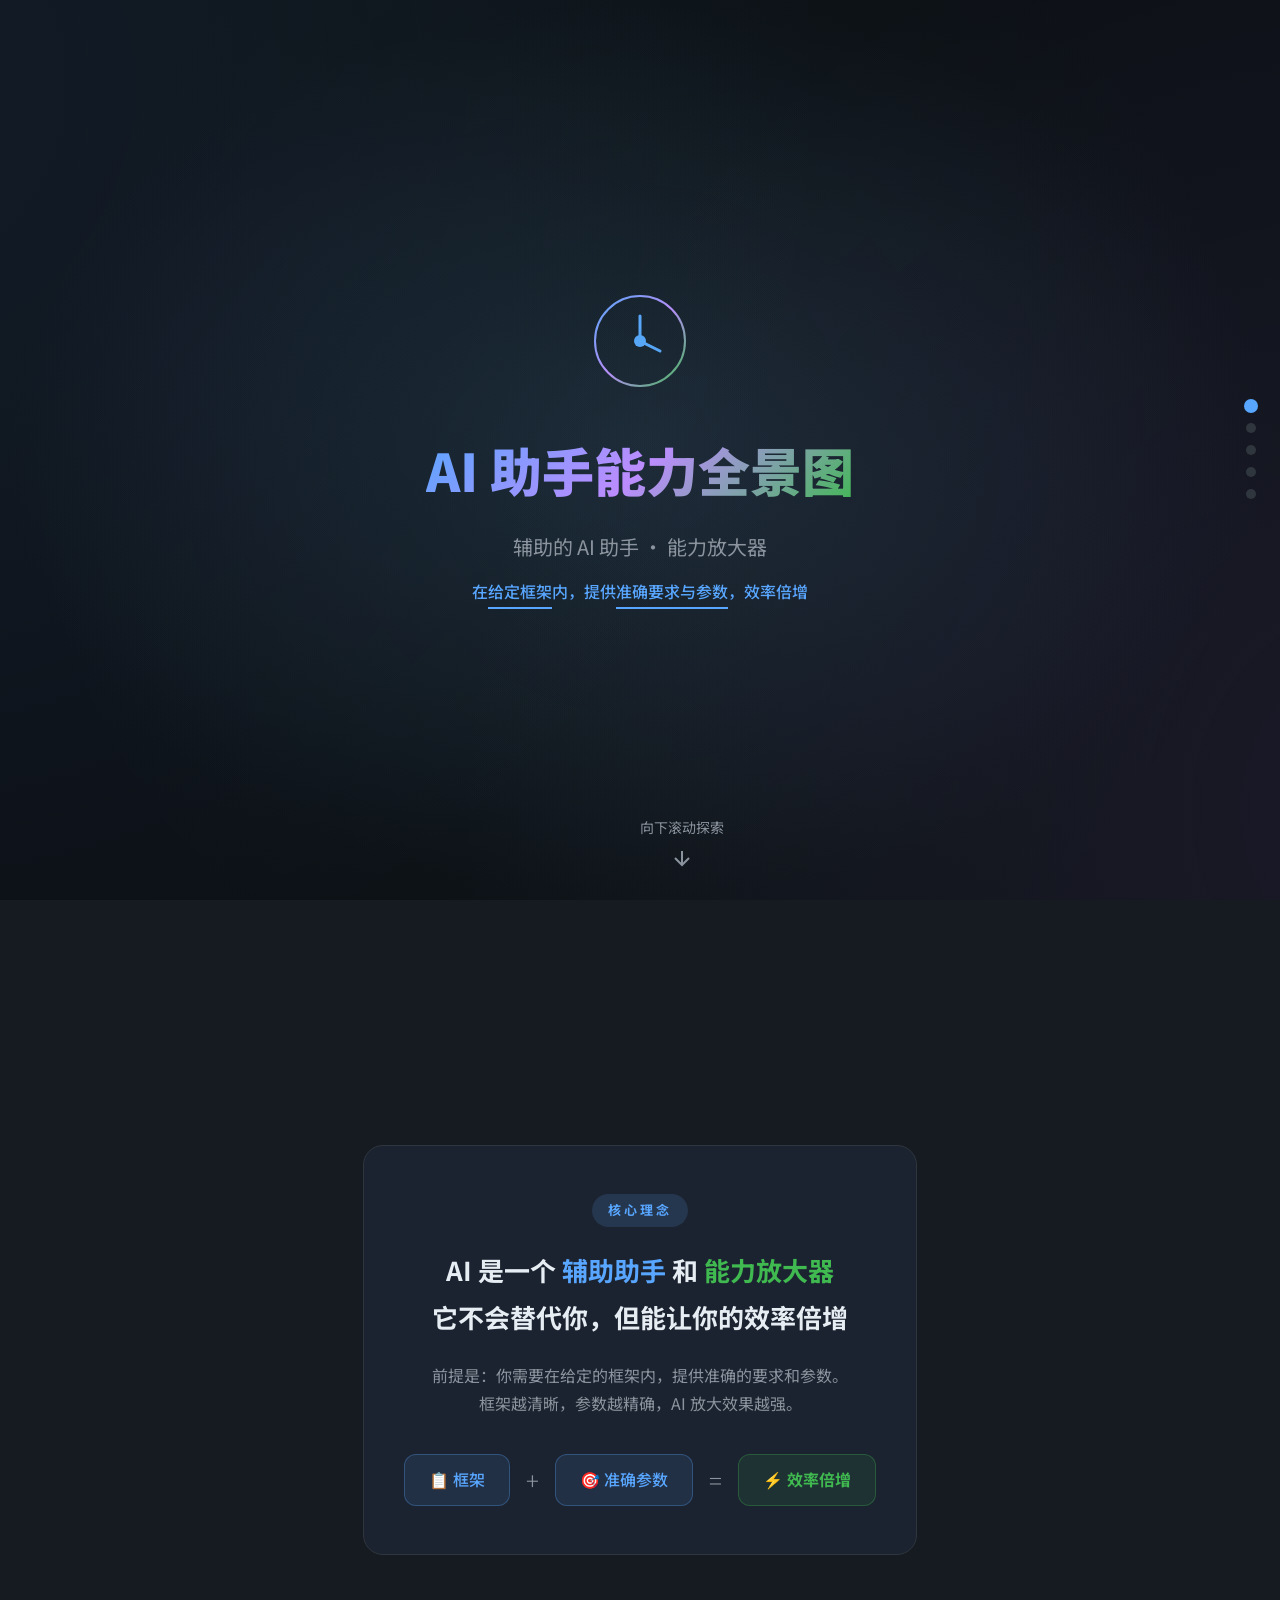
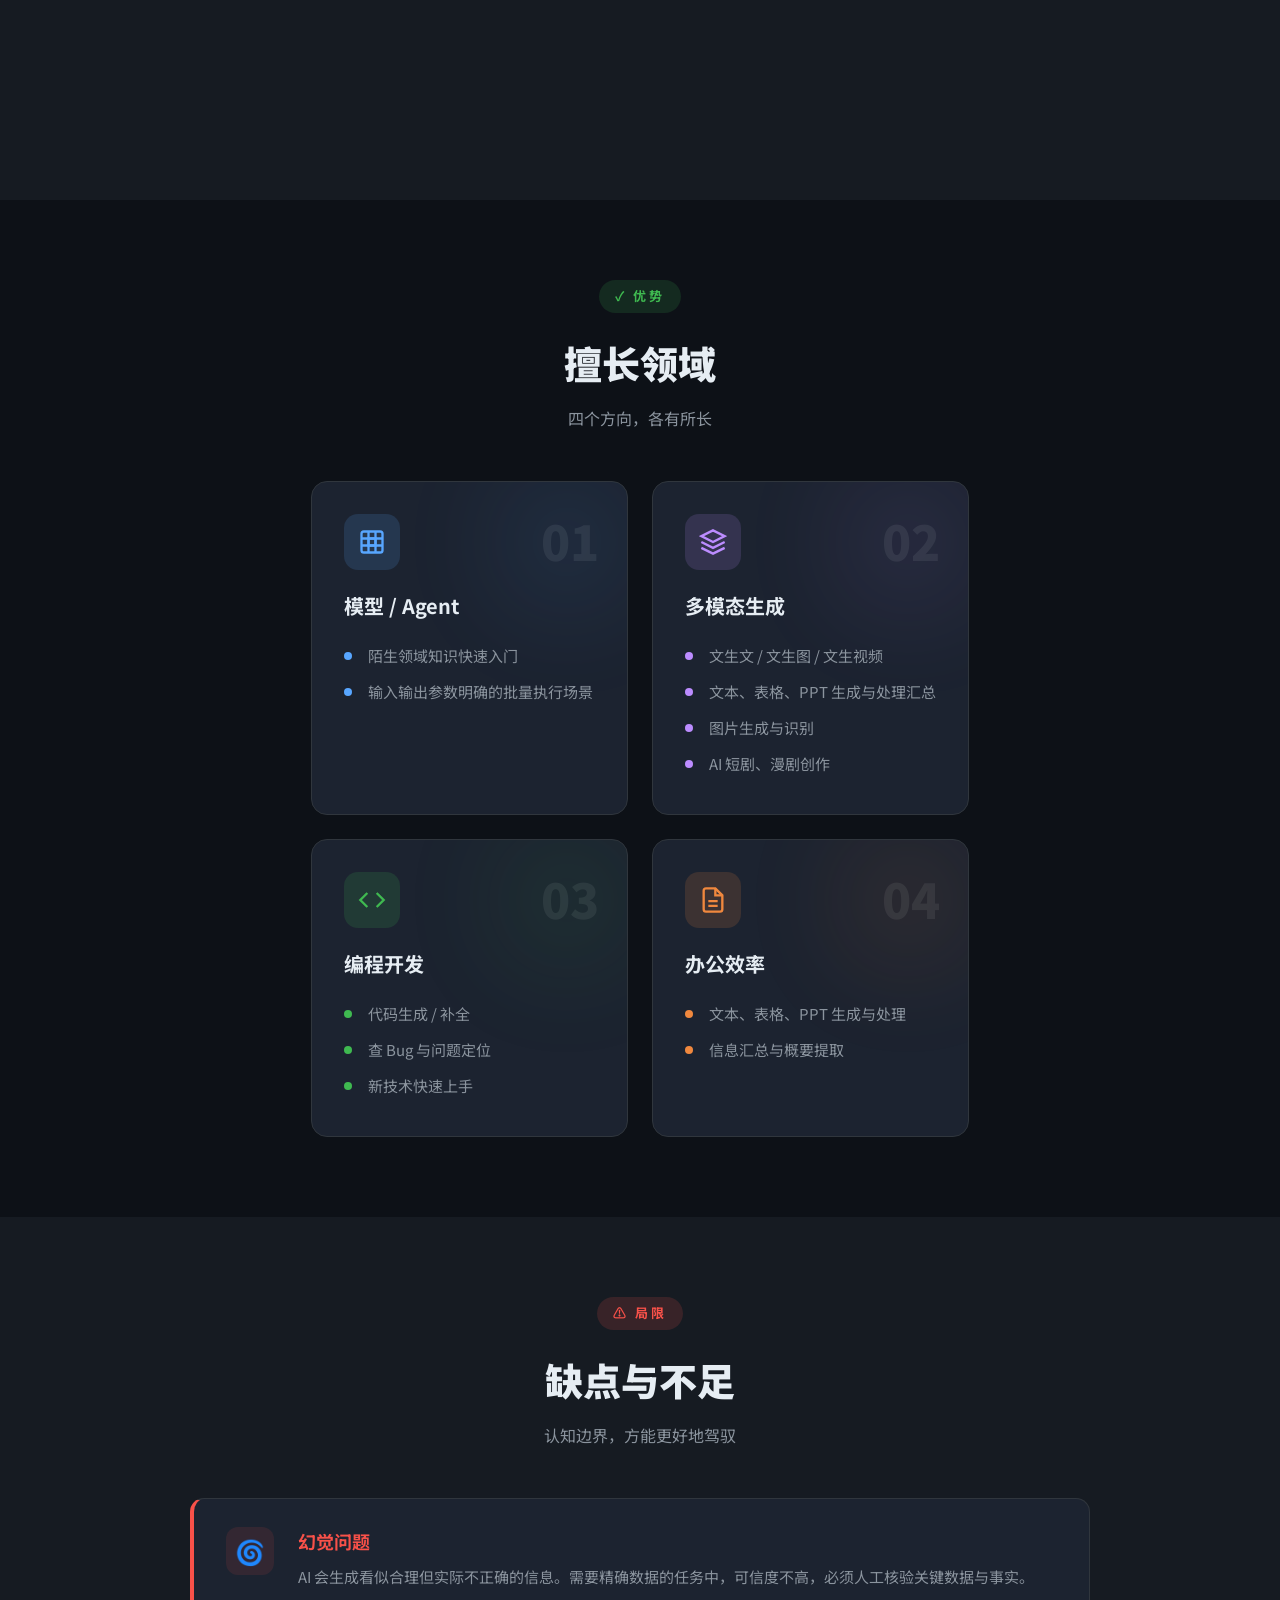
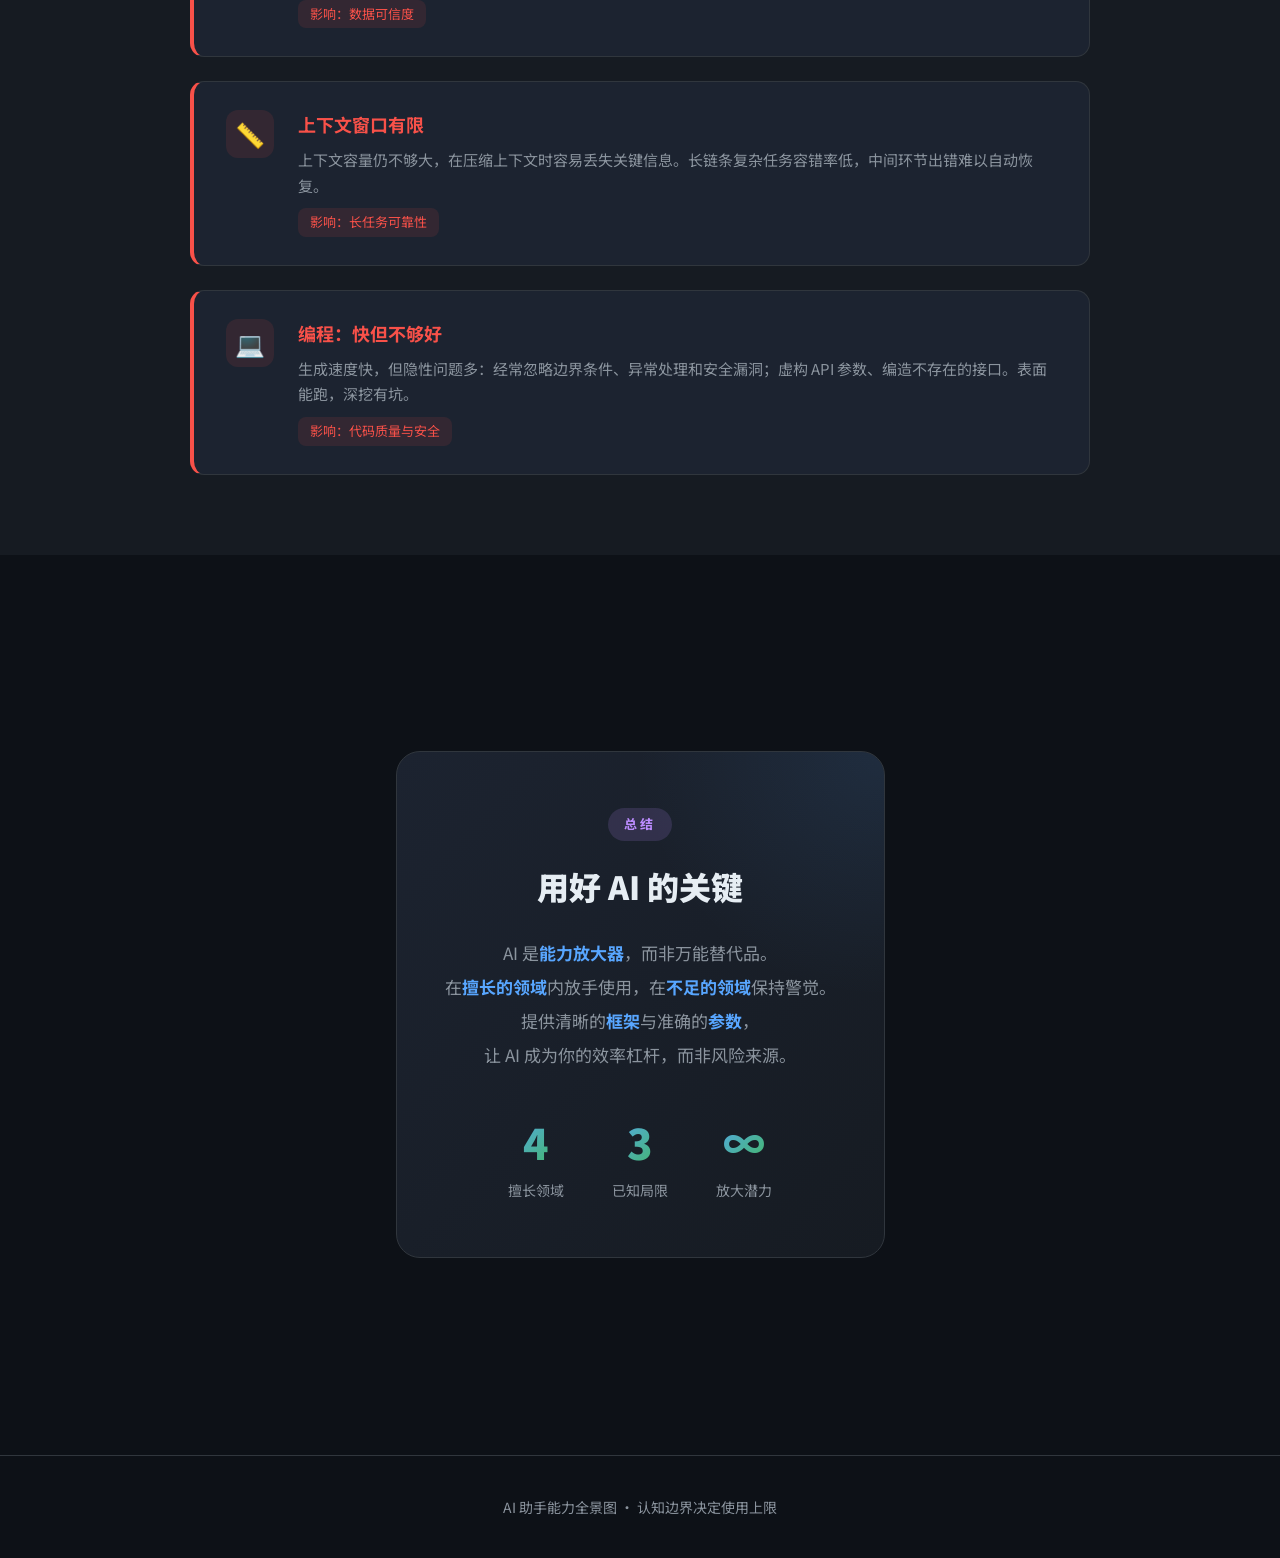
<file: ai-capability-overview.html>
<!DOCTYPE html>
<html lang="zh-CN">
<head>
<meta charset="UTF-8">
<meta name="viewport" content="width=device-width, initial-scale=1.0">
<title>AI 助手能力全景图</title>
<style>
  @import url('https://fonts.googleapis.com/css2?family=Noto+Sans+SC:wght@300;400;500;700;900&display=swap');

  :root {
    --bg-primary: #0d1117;
    --bg-secondary: #161b22;
    --bg-card: #1c2330;
    --accent-blue: #58a6ff;
    --accent-green: #3fb950;
    --accent-orange: #f0883e;
    --accent-red: #f85149;
    --accent-purple: #bc8cff;
    --accent-yellow: #e3b341;
    --text-primary: #e6edf3;
    --text-secondary: #8b949e;
    --border: #30363d;
  }

  * { margin: 0; padding: 0; box-sizing: border-box; }

  body {
    font-family: 'Noto Sans SC', sans-serif;
    background: var(--bg-primary);
    color: var(--text-primary);
    overflow-x: hidden;
    line-height: 1.6;
  }

  /* ===== 动画关键帧 ===== */
  @keyframes fadeInUp {
    from { opacity: 0; transform: translateY(40px); }
    to { opacity: 1; transform: translateY(0); }
  }
  @keyframes fadeInLeft {
    from { opacity: 0; transform: translateX(-50px); }
    to { opacity: 1; transform: translateX(0); }
  }
  @keyframes fadeInRight {
    from { opacity: 0; transform: translateX(50px); }
    to { opacity: 1; transform: translateX(0); }
  }
  @keyframes scaleIn {
    from { opacity: 0; transform: scale(0.8); }
    to { opacity: 1; transform: scale(1); }
  }
  @keyframes pulse {
    0%, 100% { transform: scale(1); }
    50% { transform: scale(1.05); }
  }
  @keyframes float {
    0%, 100% { transform: translateY(0px); }
    50% { transform: translateY(-12px); }
  }
  @keyframes spin {
    from { transform: rotate(0deg); }
    to { transform: rotate(360deg); }
  }
  @keyframes dash {
    to { stroke-dashoffset: 0; }
  }
  @keyframes typing {
    from { width: 0; }
    to { width: 100%; }
  }
  @keyframes blink {
    50% { border-color: transparent; }
  }
  @keyframes shimmer {
    0% { background-position: -200% 0; }
    100% { background-position: 200% 0; }
  }
  @keyframes bounceIn {
    0% { opacity: 0; transform: scale(0.3); }
    50% { transform: scale(1.1); }
    70% { transform: scale(0.9); }
    100% { opacity: 1; transform: scale(1); }
  }
  @keyframes slideDown {
    from { opacity: 0; transform: translateY(-20px); }
    to { opacity: 1; transform: translateY(0); }
  }
  @keyframes glow {
    0%, 100% { box-shadow: 0 0 20px rgba(88,166,255,0.3); }
    50% { box-shadow: 0 0 40px rgba(88,166,255,0.6); }
  }
  @keyframes progressBar {
    from { width: 0%; }
  }
  @keyframes rotateIn {
    from { opacity: 0; transform: rotate(-180deg) scale(0); }
    to { opacity: 1; transform: rotate(0) scale(1); }
  }

  /* ===== 通用 ===== */
  .container {
    max-width: 1100px;
    margin: 0 auto;
    padding: 0 24px;
  }

  .section {
    min-height: 100vh;
    display: flex;
    align-items: center;
    justify-content: center;
    padding: 80px 24px;
    position: relative;
  }

  .section-label {
    display: inline-block;
    font-size: 13px;
    font-weight: 700;
    letter-spacing: 3px;
    text-transform: uppercase;
    padding: 6px 16px;
    border-radius: 20px;
    margin-bottom: 20px;
  }

  /* ===== Hero ===== */
  #hero {
    text-align: center;
    background: radial-gradient(ellipse at center, #1a2335 0%, var(--bg-primary) 70%);
    overflow: hidden;
  }

  #hero::before {
    content: '';
    position: absolute;
    top: -50%;
    left: -50%;
    width: 200%;
    height: 200%;
    background: 
      radial-gradient(circle at 20% 30%, rgba(88,166,255,0.08) 0%, transparent 40%),
      radial-gradient(circle at 80% 70%, rgba(188,140,255,0.08) 0%, transparent 40%),
      radial-gradient(circle at 50% 50%, rgba(63,185,80,0.05) 0%, transparent 40%);
    animation: float 8s ease-in-out infinite;
  }

  .hero-icon {
    width: 100px;
    height: 100px;
    margin: 0 auto 30px;
    animation: rotateIn 1s ease-out, float 4s ease-in-out infinite 1s;
  }

  .hero-title {
    font-size: 52px;
    font-weight: 900;
    margin-bottom: 20px;
    background: linear-gradient(135deg, var(--accent-blue), var(--accent-purple), var(--accent-green));
    -webkit-background-clip: text;
    -webkit-text-fill-color: transparent;
    background-clip: text;
    opacity: 0;
    animation: fadeInUp 0.8s ease-out 0.3s forwards;
  }

  .hero-subtitle {
    font-size: 20px;
    color: var(--text-secondary);
    max-width: 700px;
    margin: 0 auto 16px;
    opacity: 0;
    animation: fadeInUp 0.8s ease-out 0.6s forwards;
  }

  .hero-tagline {
    font-size: 16px;
    color: var(--accent-blue);
    font-weight: 500;
    opacity: 0;
    animation: fadeInUp 0.8s ease-out 0.9s forwards;
  }

  .hero-tagline span {
    display: inline-block;
    border-bottom: 2px solid var(--accent-blue);
    padding-bottom: 2px;
  }

  .scroll-hint {
    position: absolute;
    bottom: 30px;
    left: 50%;
    transform: translateX(-50%);
    font-size: 14px;
    color: var(--text-secondary);
    animation: float 2s ease-in-out infinite;
    opacity: 0;
    animation: fadeInUp 1s ease-out 1.5s forwards, float 2s ease-in-out infinite 1.5s;
  }

  .scroll-hint svg {
    display: block;
    margin: 8px auto 0;
  }

  /* ===== 核心理念 ===== */
  #concept {
    background: var(--bg-secondary);
  }

  .concept-card {
    background: var(--bg-card);
    border: 1px solid var(--border);
    border-radius: 20px;
    padding: 48px 40px;
    max-width: 800px;
    margin: 0 auto;
    text-align: center;
    position: relative;
    overflow: hidden;
  }

  .concept-card::before {
    content: '';
    position: absolute;
    top: 0;
    left: -100%;
    width: 100%;
    height: 100%;
    background: linear-gradient(90deg, transparent, rgba(88,166,255,0.05), transparent);
    animation: shimmer 3s infinite;
  }

  .concept-quote {
    font-size: 26px;
    font-weight: 700;
    line-height: 1.8;
    margin-bottom: 20px;
  }

  .concept-quote .highlight {
    color: var(--accent-blue);
  }

  .concept-quote .highlight-green {
    color: var(--accent-green);
  }

  .concept-desc {
    font-size: 16px;
    color: var(--text-secondary);
    line-height: 1.8;
  }

  .concept-formula {
    display: flex;
    align-items: center;
    justify-content: center;
    gap: 16px;
    margin-top: 36px;
    flex-wrap: wrap;
  }

  .formula-item {
    background: rgba(88,166,255,0.1);
    border: 1px solid rgba(88,166,255,0.3);
    padding: 12px 24px;
    border-radius: 12px;
    font-size: 16px;
    font-weight: 500;
    color: var(--accent-blue);
  }

  .formula-plus {
    font-size: 24px;
    color: var(--text-secondary);
    font-weight: 300;
  }

  .formula-result {
    background: rgba(63,185,80,0.1);
    border: 1px solid rgba(63,185,80,0.3);
    padding: 12px 24px;
    border-radius: 12px;
    font-size: 16px;
    font-weight: 700;
    color: var(--accent-green);
  }

  /* ===== 擅长领域 ===== */
  #strengths {
    background: var(--bg-primary);
  }

  .section-header {
    text-align: center;
    margin-bottom: 50px;
  }

  .section-title {
    font-size: 38px;
    font-weight: 900;
    margin-bottom: 12px;
  }

  .section-desc {
    font-size: 16px;
    color: var(--text-secondary);
  }

  .strengths-grid {
    display: grid;
    grid-template-columns: repeat(2, 1fr);
    gap: 24px;
    max-width: 1000px;
    margin: 0 auto;
  }

  .strength-card {
    background: var(--bg-card);
    border: 1px solid var(--border);
    border-radius: 16px;
    padding: 32px;
    position: relative;
    overflow: hidden;
    transition: all 0.4s ease;
    opacity: 0;
    transform: translateY(30px);
  }

  .strength-card.visible {
    animation: fadeInUp 0.6s ease-out forwards;
  }

  .strength-card:hover {
    transform: translateY(-6px);
    border-color: var(--accent-blue);
    box-shadow: 0 12px 40px rgba(88,166,255,0.15);
  }

  .strength-card::after {
    content: '';
    position: absolute;
    top: 0;
    right: 0;
    width: 120px;
    height: 120px;
    border-radius: 50%;
    filter: blur(60px);
    opacity: 0.15;
    z-index: 0;
  }

  .strength-card:nth-child(1)::after { background: var(--accent-blue); }
  .strength-card:nth-child(2)::after { background: var(--accent-purple); }
  .strength-card:nth-child(3)::after { background: var(--accent-green); }
  .strength-card:nth-child(4)::after { background: var(--accent-orange); }

  .card-number {
    position: absolute;
    top: 20px;
    right: 28px;
    font-size: 48px;
    font-weight: 900;
    opacity: 0.08;
    z-index: 0;
  }

  .card-icon {
    width: 56px;
    height: 56px;
    border-radius: 14px;
    display: flex;
    align-items: center;
    justify-content: center;
    margin-bottom: 20px;
    position: relative;
    z-index: 1;
  }

  .strength-card:nth-child(1) .card-icon { background: rgba(88,166,255,0.15); }
  .strength-card:nth-child(2) .card-icon { background: rgba(188,140,255,0.15); }
  .strength-card:nth-child(3) .card-icon { background: rgba(63,185,80,0.15); }
  .strength-card:nth-child(4) .card-icon { background: rgba(240,136,62,0.15); }

  .card-title {
    font-size: 20px;
    font-weight: 700;
    margin-bottom: 16px;
    position: relative;
    z-index: 1;
  }

  .card-items {
    list-style: none;
    position: relative;
    z-index: 1;
  }

  .card-items li {
    font-size: 15px;
    color: var(--text-secondary);
    padding: 6px 0;
    padding-left: 24px;
    position: relative;
  }

  .card-items li::before {
    content: '';
    position: absolute;
    left: 0;
    top: 14px;
    width: 8px;
    height: 8px;
    border-radius: 50%;
  }

  .strength-card:nth-child(1) .card-items li::before { background: var(--accent-blue); }
  .strength-card:nth-child(2) .card-items li::before { background: var(--accent-purple); }
  .strength-card:nth-child(3) .card-items li::before { background: var(--accent-green); }
  .strength-card:nth-child(4) .card-items li::before { background: var(--accent-orange); }

  /* ===== 不足之处 ===== */
  #weaknesses {
    background: var(--bg-secondary);
  }

  .weaknesses-list {
    max-width: 900px;
    margin: 0 auto;
    display: flex;
    flex-direction: column;
    gap: 24px;
  }

  .weakness-item {
    display: flex;
    gap: 24px;
    background: var(--bg-card);
    border: 1px solid var(--border);
    border-left: 4px solid var(--accent-red);
    border-radius: 14px;
    padding: 28px 32px;
    align-items: flex-start;
    opacity: 0;
    transform: translateX(-40px);
    transition: all 0.3s ease;
  }

  .weakness-item.visible {
    animation: fadeInLeft 0.6s ease-out forwards;
  }

  .weakness-item:hover {
    border-left-color: var(--accent-orange);
    transform: translateX(8px);
  }

  .weakness-icon {
    flex-shrink: 0;
    width: 48px;
    height: 48px;
    border-radius: 12px;
    background: rgba(248,81,73,0.1);
    display: flex;
    align-items: center;
    justify-content: center;
    font-size: 24px;
  }

  .weakness-content { flex: 1; }

  .weakness-title {
    font-size: 18px;
    font-weight: 700;
    margin-bottom: 8px;
    color: var(--accent-red);
  }

  .weakness-desc {
    font-size: 15px;
    color: var(--text-secondary);
    line-height: 1.7;
  }

  .weakness-tag {
    display: inline-block;
    margin-top: 10px;
    font-size: 13px;
    padding: 4px 12px;
    border-radius: 8px;
    background: rgba(248,81,73,0.1);
    color: var(--accent-red);
  }

  /* ===== 总结 ===== */
  #summary {
    background: var(--bg-primary);
    text-align: center;
  }

  .summary-box {
    max-width: 800px;
    margin: 0 auto;
    background: linear-gradient(135deg, var(--bg-card), var(--bg-secondary));
    border: 1px solid var(--border);
    border-radius: 24px;
    padding: 56px 48px;
    position: relative;
    overflow: hidden;
  }

  .summary-box::before {
    content: '';
    position: absolute;
    top: -50%;
    right: -50%;
    width: 100%;
    height: 100%;
    background: radial-gradient(circle, rgba(88,166,255,0.1), transparent 70%);
  }

  .summary-title {
    font-size: 32px;
    font-weight: 900;
    margin-bottom: 24px;
    position: relative;
  }

  .summary-text {
    font-size: 17px;
    color: var(--text-secondary);
    line-height: 2;
    position: relative;
  }

  .summary-text strong {
    color: var(--accent-blue);
    font-weight: 700;
  }

  .summary-stats {
    display: flex;
    justify-content: center;
    gap: 48px;
    margin-top: 36px;
    flex-wrap: wrap;
    position: relative;
  }

  .stat-item { text-align: center; }

  .stat-number {
    font-size: 42px;
    font-weight: 900;
    background: linear-gradient(135deg, var(--accent-blue), var(--accent-green));
    -webkit-background-clip: text;
    -webkit-text-fill-color: transparent;
    background-clip: text;
  }

  .stat-label {
    font-size: 14px;
    color: var(--text-secondary);
    margin-top: 4px;
  }

  .footer {
    text-align: center;
    padding: 40px 24px;
    color: var(--text-secondary);
    font-size: 14px;
    border-top: 1px solid var(--border);
  }

  /* ===== 响应式 ===== */
  @media (max-width: 768px) {
    .hero-title { font-size: 36px; }
    .strengths-grid { grid-template-columns: 1fr; }
    .concept-quote { font-size: 20px; }
    .section-title { font-size: 28px; }
    .summary-box { padding: 36px 24px; }
    .summary-stats { gap: 24px; }
    .stat-number { font-size: 32px; }
  }

  /* ===== 进度条指示器 ===== */
  .progress-container {
    position: fixed;
    top: 0;
    left: 0;
    width: 100%;
    height: 3px;
    background: transparent;
    z-index: 9999;
  }

  .progress-bar {
    height: 100%;
    background: linear-gradient(90deg, var(--accent-blue), var(--accent-purple), var(--accent-green));
    width: 0%;
    transition: width 0.1s ease;
  }

  /* ===== 导航点 ===== */
  .nav-dots {
    position: fixed;
    right: 24px;
    top: 50%;
    transform: translateY(-50%);
    display: flex;
    flex-direction: column;
    gap: 12px;
    z-index: 999;
  }

  .nav-dot {
    width: 10px;
    height: 10px;
    border-radius: 50%;
    background: var(--border);
    cursor: pointer;
    transition: all 0.3s ease;
  }

  .nav-dot.active {
    background: var(--accent-blue);
    transform: scale(1.4);
  }
</style>
</head>
<body>

<!-- 进度条 -->
<div class="progress-container">
  <div class="progress-bar" id="progressBar"></div>
</div>

<!-- 导航点 -->
<div class="nav-dots" id="navDots">
  <div class="nav-dot active" data-target="hero"></div>
  <div class="nav-dot" data-target="concept"></div>
  <div class="nav-dot" data-target="strengths"></div>
  <div class="nav-dot" data-target="weaknesses"></div>
  <div class="nav-dot" data-target="summary"></div>
</div>

<!-- ===== Hero ===== -->
<section class="section" id="hero">
  <div class="container">
    <svg class="hero-icon" viewBox="0 0 100 100" fill="none">
      <circle cx="50" cy="50" r="45" stroke="url(#grad1)" stroke-width="2" stroke-dasharray="283" stroke-dashoffset="283" style="animation: dash 2s ease-out forwards 0.5s;"/>
      <path d="M50 25 L50 50 L70 60" stroke="var(--accent-blue)" stroke-width="3" stroke-linecap="round" fill="none" opacity="0" style="animation: fadeInUp 1s ease-out forwards 1.5s;"/>
      <circle cx="50" cy="50" r="6" fill="var(--accent-blue)" opacity="0" style="animation: bounceIn 0.5s ease-out forwards 2s;"/>
      <defs>
        <linearGradient id="grad1" x1="0" y1="0" x2="1" y2="1">
          <stop offset="0%" stop-color="#58a6ff"/>
          <stop offset="50%" stop-color="#bc8cff"/>
          <stop offset="100%" stop-color="#3fb950"/>
        </linearGradient>
      </defs>
    </svg>
    <h1 class="hero-title">AI 助手能力全景图</h1>
    <p class="hero-subtitle">辅助的 AI 助手 · 能力放大器</p>
    <p class="hero-tagline">在<span>给定框架</span>内，提供<span>准确要求与参数</span>，效率倍增</p>
  </div>
  <div class="scroll-hint">
    向下滚动探索
    <svg width="24" height="24" viewBox="0 0 24 24" fill="none" stroke="currentColor" stroke-width="2">
      <path d="M12 5v14M5 12l7 7 7-7"/>
    </svg>
  </div>
</section>

<!-- ===== 核心理念 ===== -->
<section class="section" id="concept">
  <div class="container">
    <div class="concept-card reveal">
      <div class="section-label" style="background: rgba(88,166,255,0.15); color: var(--accent-blue);">核心理念</div>
      <p class="concept-quote">
        AI 是一个 <span class="highlight">辅助助手</span> 和 <span class="highlight-green">能力放大器</span><br>
        它不会替代你，但能让你的效率倍增
      </p>
      <p class="concept-desc">
        前提是：你需要在给定的框架内，提供准确的要求和参数。<br>
        框架越清晰，参数越精确，AI 放大效果越强。
      </p>
      <div class="concept-formula">
        <div class="formula-item">📋 框架</div>
        <span class="formula-plus">+</span>
        <div class="formula-item">🎯 准确参数</div>
        <span class="formula-plus">=</span>
        <div class="formula-result">⚡ 效率倍增</div>
      </div>
    </div>
  </div>
</section>

<!-- ===== 擅长领域 ===== -->
<section class="section" id="strengths">
  <div class="container">
    <div class="section-header reveal">
      <div class="section-label" style="background: rgba(63,185,80,0.15); color: var(--accent-green);">✓ 优势</div>
      <h2 class="section-title">擅长领域</h2>
      <p class="section-desc">四个方向，各有所长</p>
    </div>
    <div class="strengths-grid">
      <!-- 卡片1 -->
      <div class="strength-card reveal-item">
        <span class="card-number">01</span>
        <div class="card-icon">
          <svg width="28" height="28" viewBox="0 0 24 24" fill="none" stroke="var(--accent-blue)" stroke-width="2">
            <rect x="3" y="3" width="18" height="18" rx="2"/>
            <path d="M9 9h6v6H9z"/>
            <path d="M9 3v18M15 3v18M3 9h18M3 15h18"/>
          </svg>
        </div>
        <h3 class="card-title">模型 / Agent</h3>
        <ul class="card-items">
          <li>陌生领域知识快速入门</li>
          <li>输入输出参数明确的批量执行场景</li>
        </ul>
      </div>
      <!-- 卡片2 -->
      <div class="strength-card reveal-item">
        <span class="card-number">02</span>
        <div class="card-icon">
          <svg width="28" height="28" viewBox="0 0 24 24" fill="none" stroke="var(--accent-purple)" stroke-width="2">
            <path d="M12 2L2 7l10 5 10-5-10-5z"/>
            <path d="M2 17l10 5 10-5M2 12l10 5 10-5"/>
          </svg>
        </div>
        <h3 class="card-title">多模态生成</h3>
        <ul class="card-items">
          <li>文生文 / 文生图 / 文生视频</li>
          <li>文本、表格、PPT 生成与处理汇总</li>
          <li>图片生成与识别</li>
          <li>AI 短剧、漫剧创作</li>
        </ul>
      </div>
      <!-- 卡片3 -->
      <div class="strength-card reveal-item">
        <span class="card-number">03</span>
        <div class="card-icon">
          <svg width="28" height="28" viewBox="0 0 24 24" fill="none" stroke="var(--accent-green)" stroke-width="2">
            <polyline points="16 18 22 12 16 6"/>
            <polyline points="8 6 2 12 8 18"/>
          </svg>
        </div>
        <h3 class="card-title">编程开发</h3>
        <ul class="card-items">
          <li>代码生成 / 补全</li>
          <li>查 Bug 与问题定位</li>
          <li>新技术快速上手</li>
        </ul>
      </div>
      <!-- 卡片4 -->
      <div class="strength-card reveal-item">
        <span class="card-number">04</span>
        <div class="card-icon">
          <svg width="28" height="28" viewBox="0 0 24 24" fill="none" stroke="var(--accent-orange)" stroke-width="2">
            <path d="M14 2H6a2 2 0 0 0-2 2v16a2 2 0 0 0 2 2h12a2 2 0 0 0 2-2V8z"/>
            <polyline points="14 2 14 8 20 8"/>
            <line x1="8" y1="13" x2="16" y2="13"/>
            <line x1="8" y1="17" x2="16" y2="17"/>
          </svg>
        </div>
        <h3 class="card-title">办公效率</h3>
        <ul class="card-items">
          <li>文本、表格、PPT 生成与处理</li>
          <li>信息汇总与概要提取</li>
        </ul>
      </div>
    </div>
  </div>
</section>

<!-- ===== 不足之处 ===== -->
<section class="section" id="weaknesses">
  <div class="container">
    <div class="section-header reveal">
      <div class="section-label" style="background: rgba(248,81,73,0.15); color: var(--accent-red);">⚠ 局限</div>
      <h2 class="section-title">缺点与不足</h2>
      <p class="section-desc">认知边界，方能更好地驾驭</p>
    </div>
    <div class="weaknesses-list">
      <div class="weakness-item reveal-item">
        <div class="weakness-icon">🌀</div>
        <div class="weakness-content">
          <h3 class="weakness-title">幻觉问题</h3>
          <p class="weakness-desc">AI 会生成看似合理但实际不正确的信息。需要精确数据的任务中，可信度不高，必须人工核验关键数据与事实。</p>
          <span class="weakness-tag">影响：数据可信度</span>
        </div>
      </div>
      <div class="weakness-item reveal-item">
        <div class="weakness-icon">📏</div>
        <div class="weakness-content">
          <h3 class="weakness-title">上下文窗口有限</h3>
          <p class="weakness-desc">上下文容量仍不够大，在压缩上下文时容易丢失关键信息。长链条复杂任务容错率低，中间环节出错难以自动恢复。</p>
          <span class="weakness-tag">影响：长任务可靠性</span>
        </div>
      </div>
      <div class="weakness-item reveal-item">
        <div class="weakness-icon">💻</div>
        <div class="weakness-content">
          <h3 class="weakness-title">编程：快但不够好</h3>
          <p class="weakness-desc">
            生成速度快，但隐性问题多：经常忽略边界条件、异常处理和安全漏洞；虚构 API 参数、编造不存在的接口。表面能跑，深挖有坑。
          </p>
          <span class="weakness-tag">影响：代码质量与安全</span>
        </div>
      </div>
    </div>
  </div>
</section>

<!-- ===== 总结 ===== -->
<section class="section" id="summary">
  <div class="container">
    <div class="summary-box reveal">
      <div class="section-label" style="background: rgba(188,140,255,0.15); color: var(--accent-purple); margin: 0 auto 20px;">总结</div>
      <h2 class="summary-title">用好 AI 的关键</h2>
      <p class="summary-text">
        AI 是<strong>能力放大器</strong>，而非万能替代品。<br>
        在<strong>擅长的领域</strong>内放手使用，在<strong>不足的领域</strong>保持警觉。<br>
        提供清晰的<strong>框架</strong>与准确的<strong>参数</strong>，<br>
        让 AI 成为你的效率杠杆，而非风险来源。
      </p>
      <div class="summary-stats">
        <div class="stat-item">
          <div class="stat-number">4</div>
          <div class="stat-label">擅长领域</div>
        </div>
        <div class="stat-item">
          <div class="stat-number">3</div>
          <div class="stat-label">已知局限</div>
        </div>
        <div class="stat-item">
          <div class="stat-number">∞</div>
          <div class="stat-label">放大潜力</div>
        </div>
      </div>
    </div>
  </div>
</section>

<div class="footer">
  AI 助手能力全景图 · 认知边界决定使用上限
</div>

<script>
  // ===== 滚动进度条 =====
  const progressBar = document.getElementById('progressBar');
  const sections = document.querySelectorAll('.section');
  const navDots = document.querySelectorAll('.nav-dot');

  window.addEventListener('scroll', () => {
    const scrollTop = window.pageYOffset;
    const docHeight = document.body.scrollHeight - window.innerHeight;
    const progress = (scrollTop / docHeight) * 100;
    progressBar.style.width = progress + '%';

    // 导航点高亮
    let current = '';
    sections.forEach(section => {
      const top = section.offsetTop;
      if (scrollTop >= top - 200) {
        current = section.id;
      }
    });
    navDots.forEach(dot => {
      dot.classList.toggle('active', dot.dataset.target === current);
    });
  });

  // ===== 导航点点击跳转 =====
  navDots.forEach(dot => {
    dot.addEventListener('click', () => {
      const target = document.getElementById(dot.dataset.target);
      target.scrollIntoView({ behavior: 'smooth' });
    });
  });

  // ===== 滚动揭示动画 =====
  const observerOptions = {
    threshold: 0.15,
    rootMargin: '0px 0px -50px 0px'
  };

  const observer = new IntersectionObserver((entries) => {
    entries.forEach((entry, index) => {
      if (entry.isIntersecting) {
        const items = entry.target.querySelectorAll('.reveal-item');
        items.forEach((item, i) => {
          setTimeout(() => {
            item.classList.add('visible');
          }, i * 150);
        });
        entry.target.classList.add('visible');
        // 直接揭示的元素
        if (entry.target.classList.contains('reveal') || entry.target.classList.contains('reveal-item')) {
          entry.target.style.opacity = '1';
          entry.target.style.transform = 'translateY(0)';
        }
      }
    });
  }, observerOptions);

  // 观察所有需要揭示的元素
  document.querySelectorAll('.reveal, .reveal-item').forEach(el => {
    if (el.classList.contains('reveal') && !el.classList.contains('reveal-item')) {
      el.style.opacity = '0';
      el.style.transform = 'translateY(30px)';
      el.style.transition = 'opacity 0.8s ease, transform 0.8s ease';
    }
    observer.observe(el);
  });

  // reveal 类直接动画
  const revealObserver = new IntersectionObserver((entries) => {
    entries.forEach(entry => {
      if (entry.isIntersecting) {
        entry.target.style.opacity = '1';
        entry.target.style.transform = 'translateY(0)';
      }
    });
  }, { threshold: 0.15 });

  document.querySelectorAll('.reveal').forEach(el => {
    if (!el.classList.contains('reveal-item')) {
      revealObserver.observe(el);
    }
  });
</script>

</body>
</html>
</file>
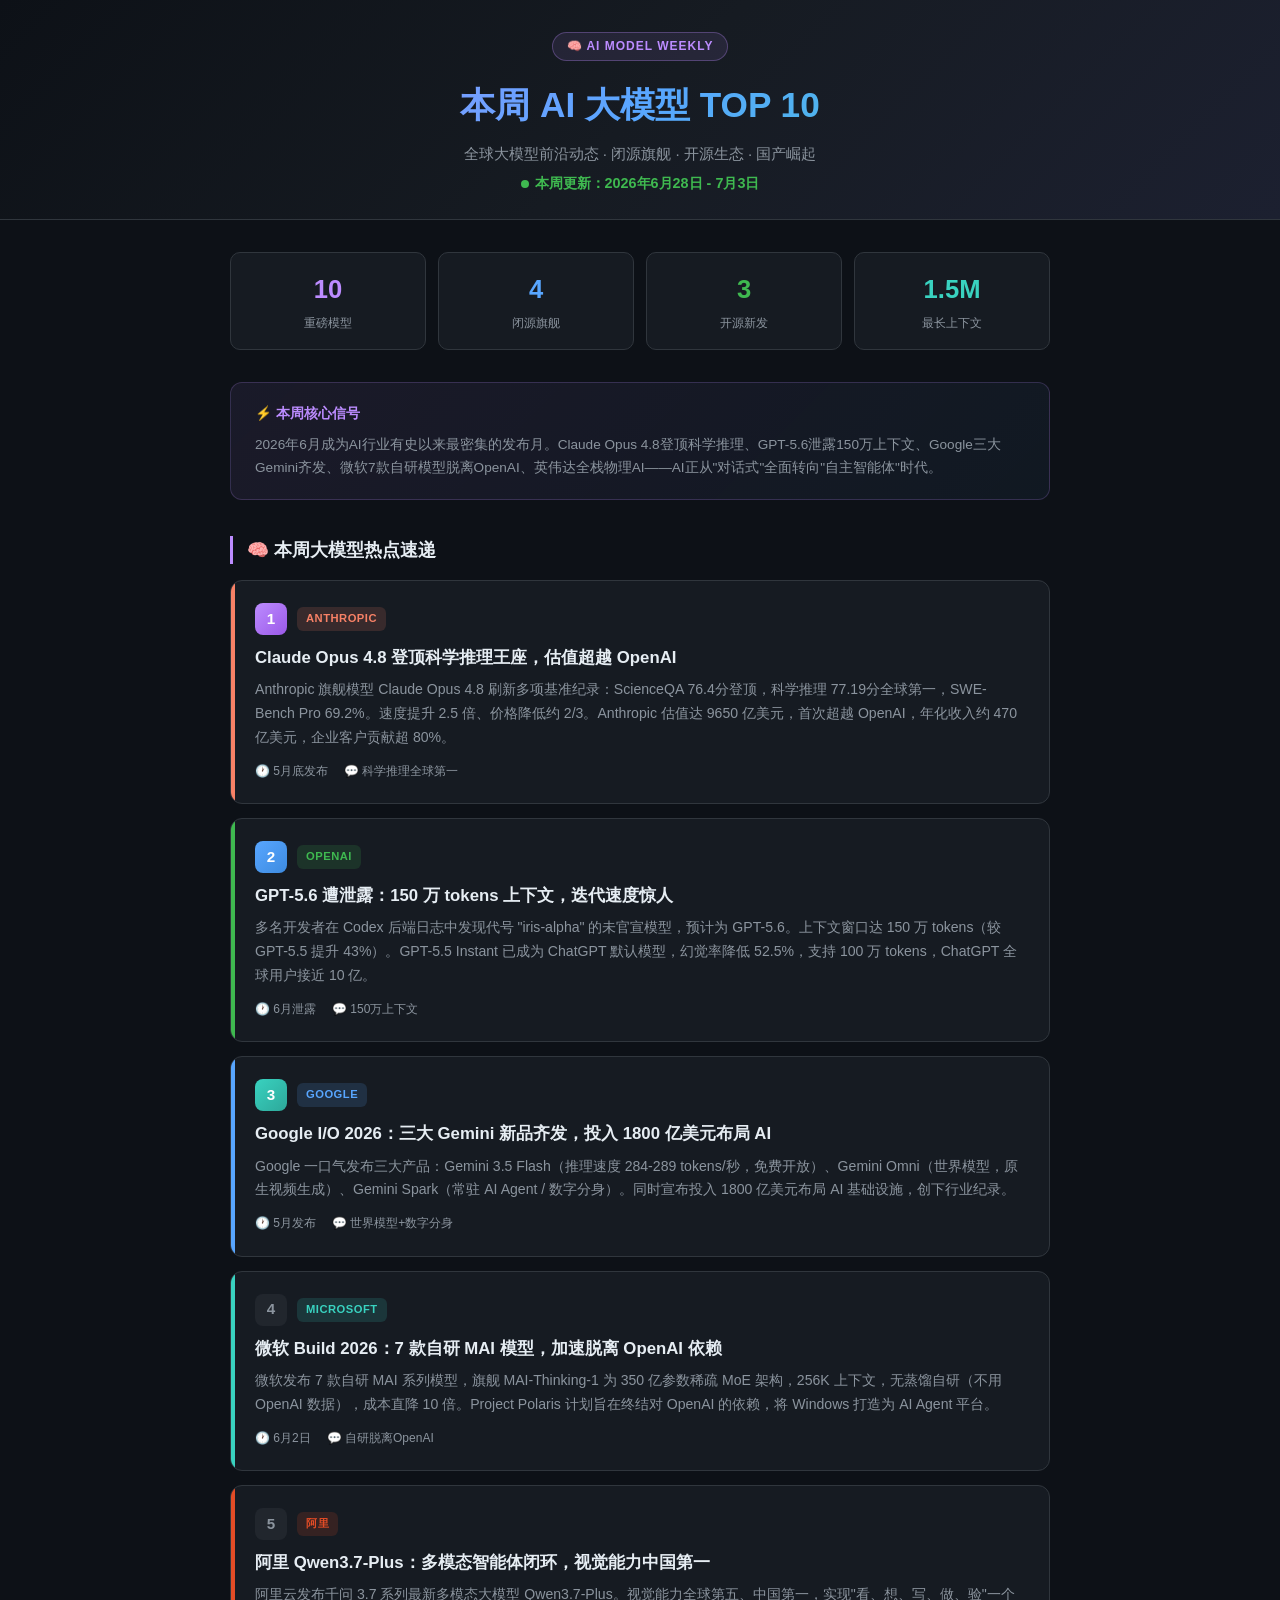
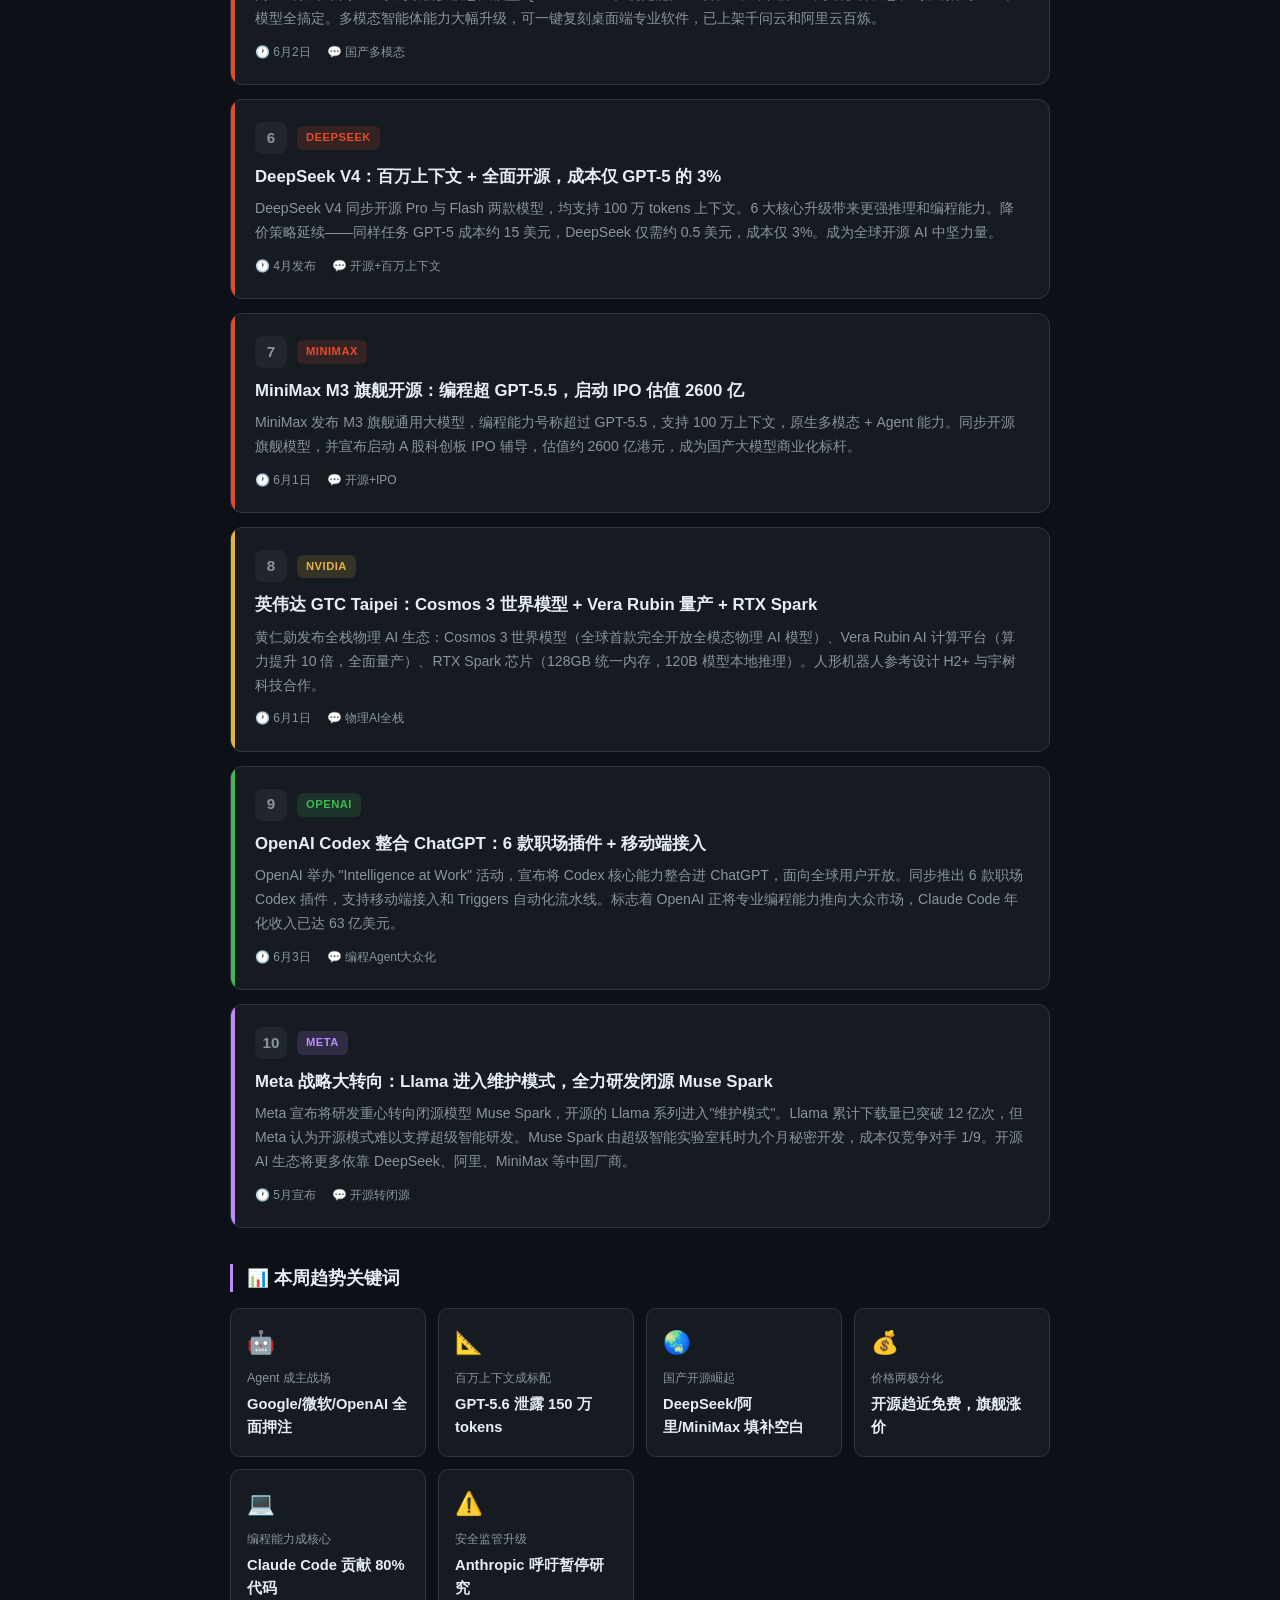
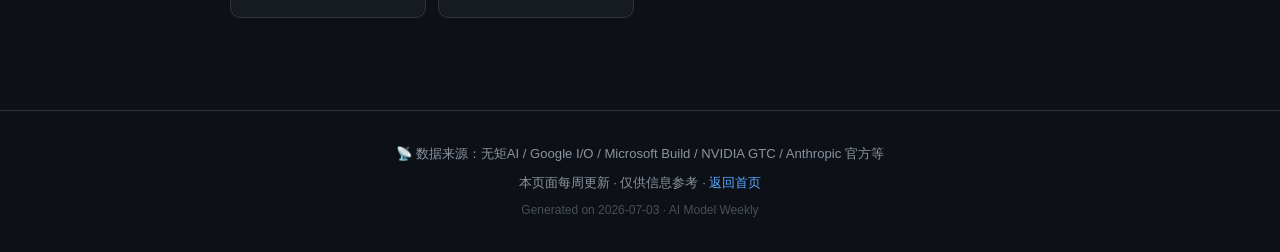
<file: ai-model.html>
<!DOCTYPE html>
<html lang="zh-CN">
<head>
    <meta charset="UTF-8">
    <meta name="viewport" content="width=device-width, initial-scale=1.0">
    <title>本周AI大模型TOP10 | AI Model Weekly</title>
    <meta name="description" content="本周全球AI大模型前沿动态，GPT、Claude、Gemini、国产大模型一站式速览。">
    <style>
        :root {
            --bg: #0d1117;
            --bg2: #161b22;
            --bg3: #21262d;
            --border: #30363d;
            --text: #e6edf3;
            --text2: #8b949e;
            --accent: #58a6ff;
            --green: #3fb950;
            --orange: #f78166;
            --purple: #bc8cff;
            --yellow: #e3b341;
            --pink: #f778ba;
            --cyan: #39d2c0;
        }
        * { box-sizing: border-box; margin: 0; padding: 0; }
        body {
            font-family: -apple-system, BlinkMacSystemFont, "Segoe UI", "Noto Sans SC", Helvetica, Arial, sans-serif;
            background: var(--bg);
            color: var(--text);
            line-height: 1.6;
        }
        a { color: var(--accent); text-decoration: none; }
        a:hover { text-decoration: underline; }

        .header {
            background: linear-gradient(135deg, #0d1117 0%, #161b22 50%, #1c2030 100%);
            border-bottom: 1px solid var(--border);
            padding: 32px 0 24px;
            text-align: center;
        }
        .header-badge {
            display: inline-block;
            background: rgba(188,140,255,0.1);
            border: 1px solid rgba(188,140,255,0.3);
            color: var(--purple);
            font-size: 12px;
            font-weight: 600;
            padding: 4px 14px;
            border-radius: 20px;
            margin-bottom: 16px;
            letter-spacing: 1px;
        }
        .header h1 {
            font-size: 2.2rem;
            font-weight: 800;
            background: linear-gradient(135deg, #bc8cff, #58a6ff, #39d2c0);
            -webkit-background-clip: text;
            -webkit-text-fill-color: transparent;
            background-clip: text;
            margin-bottom: 8px;
        }
        .header p { color: var(--text2); font-size: 0.95rem; }
        .header-date {
            color: var(--green);
            font-weight: 600;
            font-size: 0.9rem;
            margin-top: 6px;
        }

        .container { max-width: 860px; margin: 0 auto; padding: 32px 20px 60px; }

        .stats-bar { display: flex; gap: 12px; flex-wrap: wrap; margin-bottom: 32px; }
        .stat-card {
            flex: 1; min-width: 120px;
            background: var(--bg2); border: 1px solid var(--border);
            border-radius: 10px; padding: 16px; text-align: center;
        }
        .stat-num { font-size: 1.6rem; font-weight: 800; }
        .stat-label { font-size: 0.75rem; color: var(--text2); margin-top: 4px; }
        .stat-card:nth-child(1) .stat-num { color: var(--purple); }
        .stat-card:nth-child(2) .stat-num { color: var(--accent); }
        .stat-card:nth-child(3) .stat-num { color: var(--green); }
        .stat-card:nth-child(4) .stat-num { color: var(--cyan); }

        .section-title {
            font-size: 1.1rem; font-weight: 700; color: var(--text);
            margin: 36px 0 16px; padding-left: 14px;
            border-left: 3px solid var(--purple);
        }

        .news-card {
            background: var(--bg2); border: 1px solid var(--border);
            border-radius: 12px; padding: 22px 24px; margin-bottom: 14px;
            transition: border-color 0.2s, transform 0.15s;
            position: relative; overflow: hidden;
        }
        .news-card:hover { border-color: rgba(188,140,255,0.4); transform: translateY(-1px); }
        .news-card::before {
            content: ''; position: absolute; left: 0; top: 0; bottom: 0;
            width: 4px; border-radius: 12px 0 0 12px;
        }
        .news-card.c-anthropic::before { background: var(--orange); }
        .news-card.c-openai::before { background: var(--green); }
        .news-card.c-google::before { background: var(--accent); }
        .news-card.c-microsoft::before { background: var(--cyan); }
        .news-card.c-china::before { background: #e34c26; }
        .news-card.c-nvidia::before { background: var(--yellow); }
        .news-card.c-meta::before { background: var(--purple); }

        .card-top { display: flex; align-items: center; gap: 10px; margin-bottom: 10px; }
        .rank-badge {
            width: 32px; height: 32px; border-radius: 8px;
            display: flex; align-items: center; justify-content: center;
            font-weight: 800; font-size: 0.95rem; flex-shrink: 0;
        }
        .rank-1 { background: linear-gradient(135deg, #bc8cff, #9b59e8); color: #fff; }
        .rank-2 { background: linear-gradient(135deg, #58a6ff, #3d8be0); color: #fff; }
        .rank-3 { background: linear-gradient(135deg, #39d2c0, #2da89a); color: #fff; }
        .rank-default { background: var(--bg3); color: var(--text2); }

        .tag {
            font-size: 0.7rem; font-weight: 700; padding: 3px 9px;
            border-radius: 6px; letter-spacing: 0.5px; text-transform: uppercase;
        }
        .tag-anthropic { background: rgba(247,129,102,0.15); color: var(--orange); }
        .tag-openai { background: rgba(63,185,80,0.15); color: var(--green); }
        .tag-google { background: rgba(88,166,255,0.15); color: var(--accent); }
        .tag-microsoft { background: rgba(57,210,192,0.15); color: var(--cyan); }
        .tag-china { background: rgba(227,76,38,0.15); color: #e34c26; }
        .tag-nvidia { background: rgba(227,179,65,0.15); color: var(--yellow); }
        .tag-meta { background: rgba(188,140,255,0.15); color: var(--purple); }

        .card-title { font-size: 1.05rem; font-weight: 700; color: var(--text); margin-bottom: 8px; line-height: 1.5; }
        .card-summary { font-size: 0.88rem; color: var(--text2); line-height: 1.7; }
        .card-meta { display: flex; gap: 16px; margin-top: 12px; font-size: 0.75rem; color: var(--text2); }

        .highlight-box {
            background: linear-gradient(135deg, rgba(188,140,255,0.08), rgba(88,166,255,0.05));
            border: 1px solid rgba(188,140,255,0.2);
            border-radius: 12px; padding: 20px 24px; margin-bottom: 14px;
        }
        .highlight-title { font-size: 0.85rem; font-weight: 700; color: var(--purple); margin-bottom: 8px; }
        .highlight-text { font-size: 0.85rem; color: var(--text2); line-height: 1.7; }

        .footer {
            text-align: center; padding: 32px 20px;
            border-top: 1px solid var(--border);
            color: var(--text2); font-size: 0.82rem;
        }
        .footer a { color: var(--accent); }

        @media (max-width: 600px) {
            .header h1 { font-size: 1.5rem; }
            .container { padding: 20px 14px 40px; }
            .news-card { padding: 16px 18px; }
            .stats-bar { gap: 8px; }
            .stat-card { min-width: calc(50% - 8px); }
        }

        @keyframes pulse { 0%, 100% { opacity: 1; } 50% { opacity: 0.5; } }
        .live-dot {
            display: inline-block; width: 8px; height: 8px;
            background: var(--green); border-radius: 50%;
            margin-right: 6px; animation: pulse 1.8s infinite; vertical-align: middle;
        }
    </style>
</head>
<body>

<div class="header">
    <div class="header-badge">🧠 AI MODEL WEEKLY</div>
    <h1>本周 AI 大模型 TOP 10</h1>
    <p>全球大模型前沿动态 · 闭源旗舰 · 开源生态 · 国产崛起</p>
    <div class="header-date"><span class="live-dot"></span>本周更新：2026年6月28日 - 7月3日</div>
</div>

<div class="container">

    <div class="stats-bar">
        <div class="stat-card"><div class="stat-num">10</div><div class="stat-label">重磅模型</div></div>
        <div class="stat-card"><div class="stat-num">4</div><div class="stat-label">闭源旗舰</div></div>
        <div class="stat-card"><div class="stat-num">3</div><div class="stat-label">开源新发</div></div>
        <div class="stat-card"><div class="stat-num">1.5M</div><div class="stat-label">最长上下文</div></div>
    </div>

    <div class="highlight-box">
        <div class="highlight-title">⚡ 本周核心信号</div>
        <div class="highlight-text">2026年6月成为AI行业有史以来最密集的发布月。Claude Opus 4.8登顶科学推理、GPT-5.6泄露150万上下文、Google三大Gemini齐发、微软7款自研模型脱离OpenAI、英伟达全栈物理AI——AI正从"对话式"全面转向"自主智能体"时代。</div>
    </div>

    <div class="section-title">🧠 本周大模型热点速递</div>

    <!-- 1 -->
    <div class="news-card c-anthropic">
        <div class="card-top">
            <div class="rank-badge rank-1">1</div>
            <span class="tag tag-anthropic">Anthropic</span>
        </div>
        <div class="card-title">Claude Opus 4.8 登顶科学推理王座，估值超越 OpenAI</div>
        <div class="card-summary">Anthropic 旗舰模型 Claude Opus 4.8 刷新多项基准纪录：ScienceQA 76.4分登顶，科学推理 77.19分全球第一，SWE-Bench Pro 69.2%。速度提升 2.5 倍、价格降低约 2/3。Anthropic 估值达 9650 亿美元，首次超越 OpenAI，年化收入约 470 亿美元，企业客户贡献超 80%。</div>
        <div class="card-meta"><span>🕐 5月底发布</span><span>💬 科学推理全球第一</span></div>
    </div>

    <!-- 2 -->
    <div class="news-card c-openai">
        <div class="card-top">
            <div class="rank-badge rank-2">2</div>
            <span class="tag tag-openai">OpenAI</span>
        </div>
        <div class="card-title">GPT-5.6 遭泄露：150 万 tokens 上下文，迭代速度惊人</div>
        <div class="card-summary">多名开发者在 Codex 后端日志中发现代号 "iris-alpha" 的未官宣模型，预计为 GPT-5.6。上下文窗口达 150 万 tokens（较 GPT-5.5 提升 43%）。GPT-5.5 Instant 已成为 ChatGPT 默认模型，幻觉率降低 52.5%，支持 100 万 tokens，ChatGPT 全球用户接近 10 亿。</div>
        <div class="card-meta"><span>🕐 6月泄露</span><span>💬 150万上下文</span></div>
    </div>

    <!-- 3 -->
    <div class="news-card c-google">
        <div class="card-top">
            <div class="rank-badge rank-3">3</div>
            <span class="tag tag-google">Google</span>
        </div>
        <div class="card-title">Google I/O 2026：三大 Gemini 新品齐发，投入 1800 亿美元布局 AI</div>
        <div class="card-summary">Google 一口气发布三大产品：Gemini 3.5 Flash（推理速度 284-289 tokens/秒，免费开放）、Gemini Omni（世界模型，原生视频生成）、Gemini Spark（常驻 AI Agent / 数字分身）。同时宣布投入 1800 亿美元布局 AI 基础设施，创下行业纪录。</div>
        <div class="card-meta"><span>🕐 5月发布</span><span>💬 世界模型+数字分身</span></div>
    </div>

    <!-- 4 -->
    <div class="news-card c-microsoft">
        <div class="card-top">
            <div class="rank-badge rank-default">4</div>
            <span class="tag tag-microsoft">Microsoft</span>
        </div>
        <div class="card-title">微软 Build 2026：7 款自研 MAI 模型，加速脱离 OpenAI 依赖</div>
        <div class="card-summary">微软发布 7 款自研 MAI 系列模型，旗舰 MAI-Thinking-1 为 350 亿参数稀疏 MoE 架构，256K 上下文，无蒸馏自研（不用 OpenAI 数据），成本直降 10 倍。Project Polaris 计划旨在终结对 OpenAI 的依赖，将 Windows 打造为 AI Agent 平台。</div>
        <div class="card-meta"><span>🕐 6月2日</span><span>💬 自研脱离OpenAI</span></div>
    </div>

    <!-- 5 -->
    <div class="news-card c-china">
        <div class="card-top">
            <div class="rank-badge rank-default">5</div>
            <span class="tag tag-china">阿里</span>
        </div>
        <div class="card-title">阿里 Qwen3.7-Plus：多模态智能体闭环，视觉能力中国第一</div>
        <div class="card-summary">阿里云发布千问 3.7 系列最新多模态大模型 Qwen3.7-Plus。视觉能力全球第五、中国第一，实现"看、想、写、做、验"一个模型全搞定。多模态智能体能力大幅升级，可一键复刻桌面端专业软件，已上架千问云和阿里云百炼。</div>
        <div class="card-meta"><span>🕐 6月2日</span><span>💬 国产多模态</span></div>
    </div>

    <!-- 6 -->
    <div class="news-card c-china">
        <div class="card-top">
            <div class="rank-badge rank-default">6</div>
            <span class="tag tag-china">DeepSeek</span>
        </div>
        <div class="card-title">DeepSeek V4：百万上下文 + 全面开源，成本仅 GPT-5 的 3%</div>
        <div class="card-summary">DeepSeek V4 同步开源 Pro 与 Flash 两款模型，均支持 100 万 tokens 上下文。6 大核心升级带来更强推理和编程能力。降价策略延续——同样任务 GPT-5 成本约 15 美元，DeepSeek 仅需约 0.5 美元，成本仅 3%。成为全球开源 AI 中坚力量。</div>
        <div class="card-meta"><span>🕐 4月发布</span><span>💬 开源+百万上下文</span></div>
    </div>

    <!-- 7 -->
    <div class="news-card c-china">
        <div class="card-top">
            <div class="rank-badge rank-default">7</div>
            <span class="tag tag-china">MiniMax</span>
        </div>
        <div class="card-title">MiniMax M3 旗舰开源：编程超 GPT-5.5，启动 IPO 估值 2600 亿</div>
        <div class="card-summary">MiniMax 发布 M3 旗舰通用大模型，编程能力号称超过 GPT-5.5，支持 100 万上下文，原生多模态 + Agent 能力。同步开源旗舰模型，并宣布启动 A 股科创板 IPO 辅导，估值约 2600 亿港元，成为国产大模型商业化标杆。</div>
        <div class="card-meta"><span>🕐 6月1日</span><span>💬 开源+IPO</span></div>
    </div>

    <!-- 8 -->
    <div class="news-card c-nvidia">
        <div class="card-top">
            <div class="rank-badge rank-default">8</div>
            <span class="tag tag-nvidia">NVIDIA</span>
        </div>
        <div class="card-title">英伟达 GTC Taipei：Cosmos 3 世界模型 + Vera Rubin 量产 + RTX Spark</div>
        <div class="card-summary">黄仁勋发布全栈物理 AI 生态：Cosmos 3 世界模型（全球首款完全开放全模态物理 AI 模型）、Vera Rubin AI 计算平台（算力提升 10 倍，全面量产）、RTX Spark 芯片（128GB 统一内存，120B 模型本地推理）。人形机器人参考设计 H2+ 与宇树科技合作。</div>
        <div class="card-meta"><span>🕐 6月1日</span><span>💬 物理AI全栈</span></div>
    </div>

    <!-- 9 -->
    <div class="news-card c-openai">
        <div class="card-top">
            <div class="rank-badge rank-default">9</div>
            <span class="tag tag-openai">OpenAI</span>
        </div>
        <div class="card-title">OpenAI Codex 整合 ChatGPT：6 款职场插件 + 移动端接入</div>
        <div class="card-summary">OpenAI 举办 "Intelligence at Work" 活动，宣布将 Codex 核心能力整合进 ChatGPT，面向全球用户开放。同步推出 6 款职场 Codex 插件，支持移动端接入和 Triggers 自动化流水线。标志着 OpenAI 正将专业编程能力推向大众市场，Claude Code 年化收入已达 63 亿美元。</div>
        <div class="card-meta"><span>🕐 6月3日</span><span>💬 编程Agent大众化</span></div>
    </div>

    <!-- 10 -->
    <div class="news-card c-meta">
        <div class="card-top">
            <div class="rank-badge rank-default">10</div>
            <span class="tag tag-meta">Meta</span>
        </div>
        <div class="card-title">Meta 战略大转向：Llama 进入维护模式，全力研发闭源 Muse Spark</div>
        <div class="card-summary">Meta 宣布将研发重心转向闭源模型 Muse Spark，开源的 Llama 系列进入"维护模式"。Llama 累计下载量已突破 12 亿次，但 Meta 认为开源模式难以支撑超级智能研发。Muse Spark 由超级智能实验室耗时九个月秘密开发，成本仅竞争对手 1/9。开源 AI 生态将更多依靠 DeepSeek、阿里、MiniMax 等中国厂商。</div>
        <div class="card-meta"><span>🕐 5月宣布</span><span>💬 开源转闭源</span></div>
    </div>

    <div class="section-title">📊 本周趋势关键词</div>
    <div style="display:grid; grid-template-columns: repeat(auto-fill, minmax(180px, 1fr)); gap: 12px; margin-bottom: 32px;">
        <div style="background:var(--bg2); border:1px solid var(--border); border-radius:10px; padding:16px;">
            <div style="font-size:1.4rem; margin-bottom:8px;">🤖</div>
            <div style="font-size:0.78rem; color:var(--text2); margin-bottom:4px;">Agent 成主战场</div>
            <div style="font-size:0.92rem; font-weight:700; color:var(--text);">Google/微软/OpenAI 全面押注</div>
        </div>
        <div style="background:var(--bg2); border:1px solid var(--border); border-radius:10px; padding:16px;">
            <div style="font-size:1.4rem; margin-bottom:8px;">📐</div>
            <div style="font-size:0.78rem; color:var(--text2); margin-bottom:4px;">百万上下文成标配</div>
            <div style="font-size:0.92rem; font-weight:700; color:var(--text);">GPT-5.6 泄露 150 万 tokens</div>
        </div>
        <div style="background:var(--bg2); border:1px solid var(--border); border-radius:10px; padding:16px;">
            <div style="font-size:1.4rem; margin-bottom:8px;">🌏</div>
            <div style="font-size:0.78rem; color:var(--text2); margin-bottom:4px;">国产开源崛起</div>
            <div style="font-size:0.92rem; font-weight:700; color:var(--text);">DeepSeek/阿里/MiniMax 填补空白</div>
        </div>
        <div style="background:var(--bg2); border:1px solid var(--border); border-radius:10px; padding:16px;">
            <div style="font-size:1.4rem; margin-bottom:8px;">💰</div>
            <div style="font-size:0.78rem; color:var(--text2); margin-bottom:4px;">价格两极分化</div>
            <div style="font-size:0.92rem; font-weight:700; color:var(--text);">开源趋近免费，旗舰涨价</div>
        </div>
        <div style="background:var(--bg2); border:1px solid var(--border); border-radius:10px; padding:16px;">
            <div style="font-size:1.4rem; margin-bottom:8px;">💻</div>
            <div style="font-size:0.78rem; color:var(--text2); margin-bottom:4px;">编程能力成核心</div>
            <div style="font-size:0.92rem; font-weight:700; color:var(--text);">Claude Code 贡献 80% 代码</div>
        </div>
        <div style="background:var(--bg2); border:1px solid var(--border); border-radius:10px; padding:16px;">
            <div style="font-size:1.4rem; margin-bottom:8px;">⚠️</div>
            <div style="font-size:0.78rem; color:var(--text2); margin-bottom:4px;">安全监管升级</div>
            <div style="font-size:0.92rem; font-weight:700; color:var(--text);">Anthropic 呼吁暂停研究</div>
        </div>
    </div>

</div>

<div class="footer">
    <p>📡 数据来源：无矩AI / Google I/O / Microsoft Build / NVIDIA GTC / Anthropic 官方等</p>
    <p style="margin-top:8px;">本页面每周更新 · 仅供信息参考 · <a href="https://lynkzyc.github.io/">返回首页</a></p>
    <p style="margin-top:8px; font-size:0.75rem; color:#484f58;">Generated on 2026-07-03 · AI Model Weekly</p>
</div>

</body>
</html>
</file>
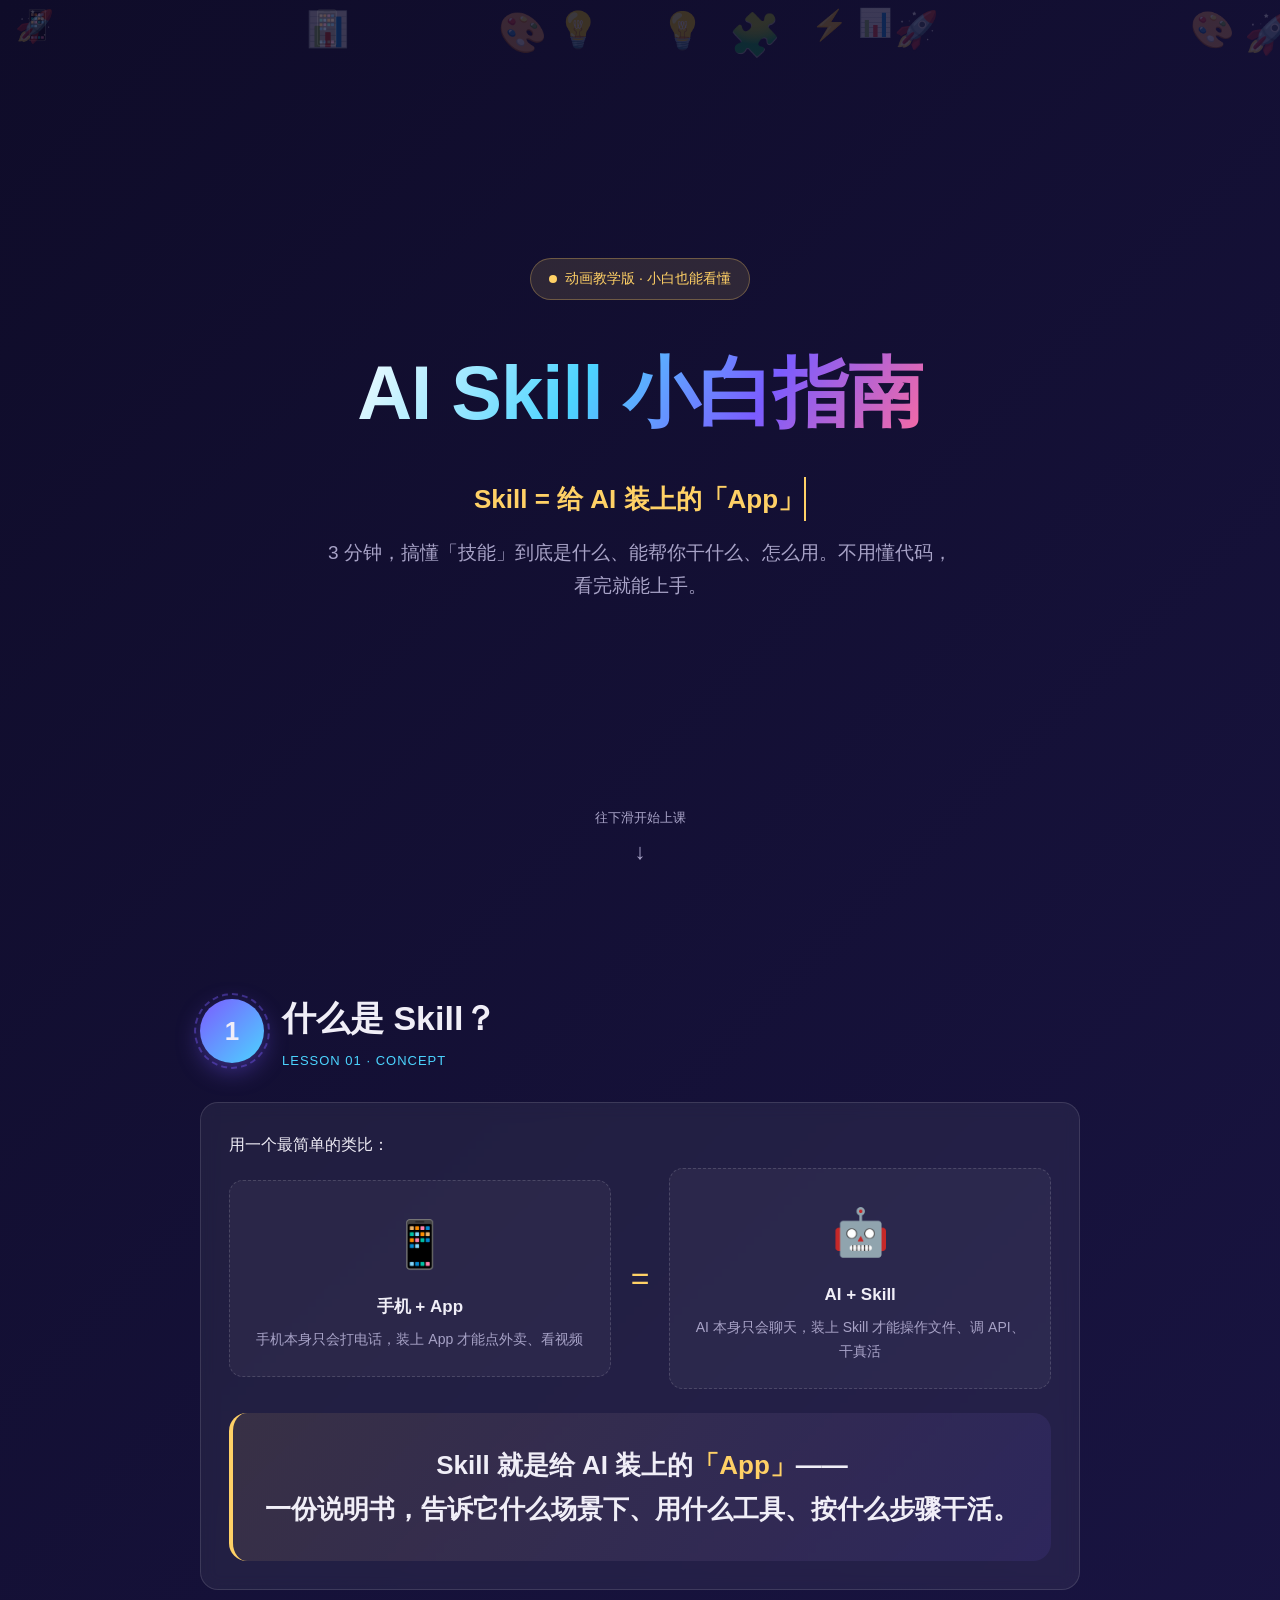
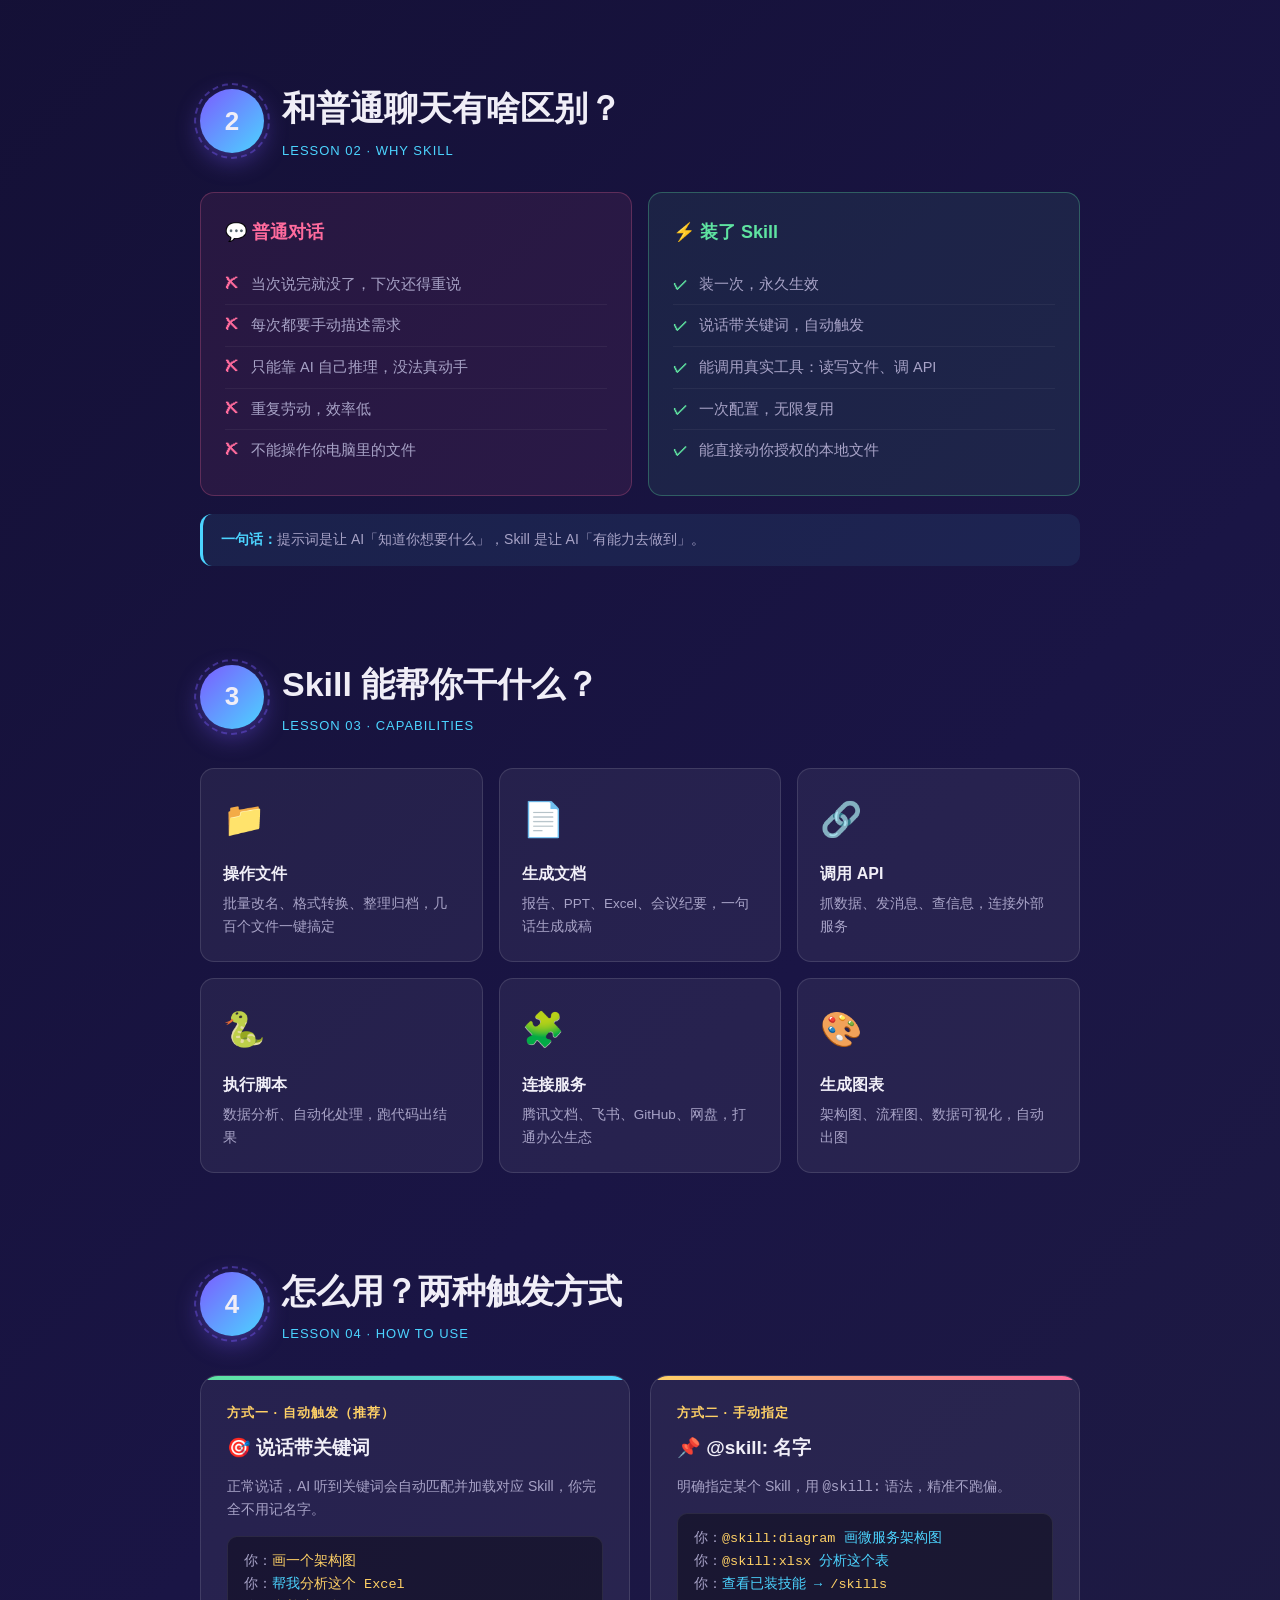
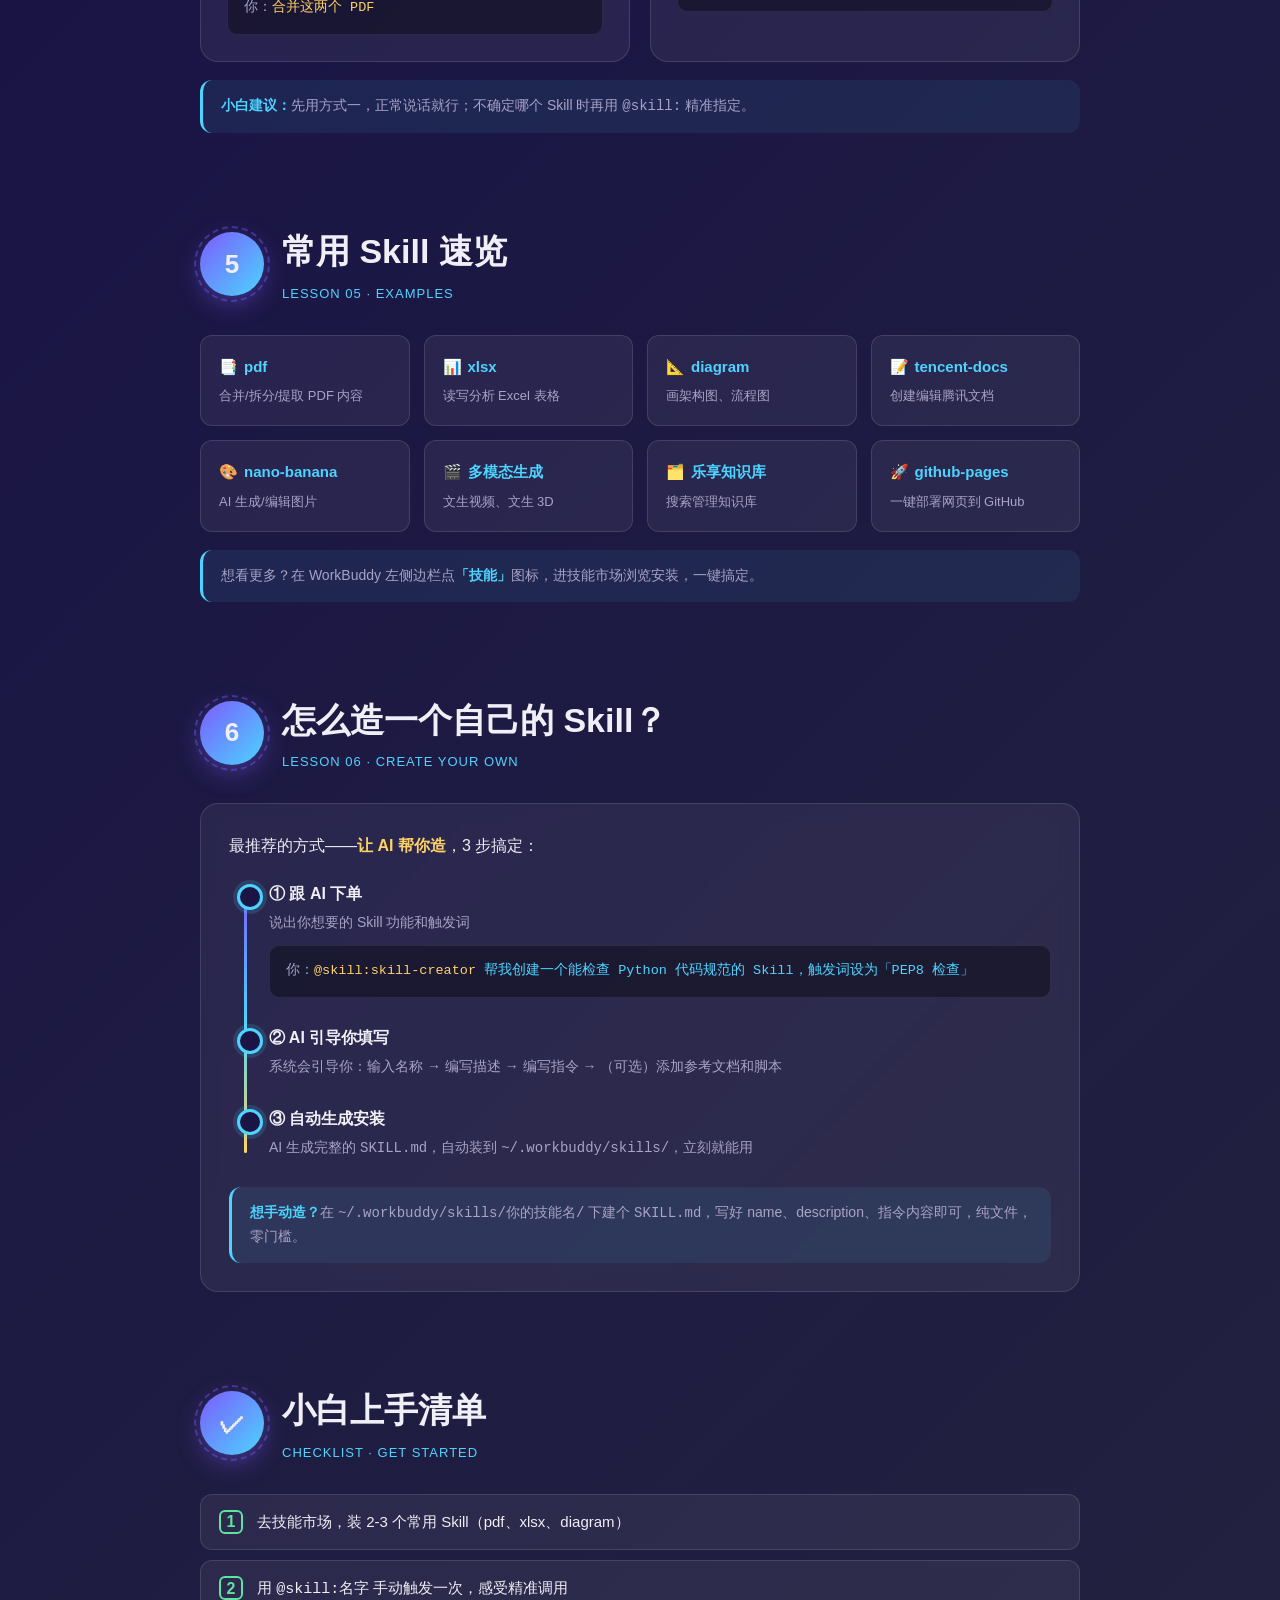
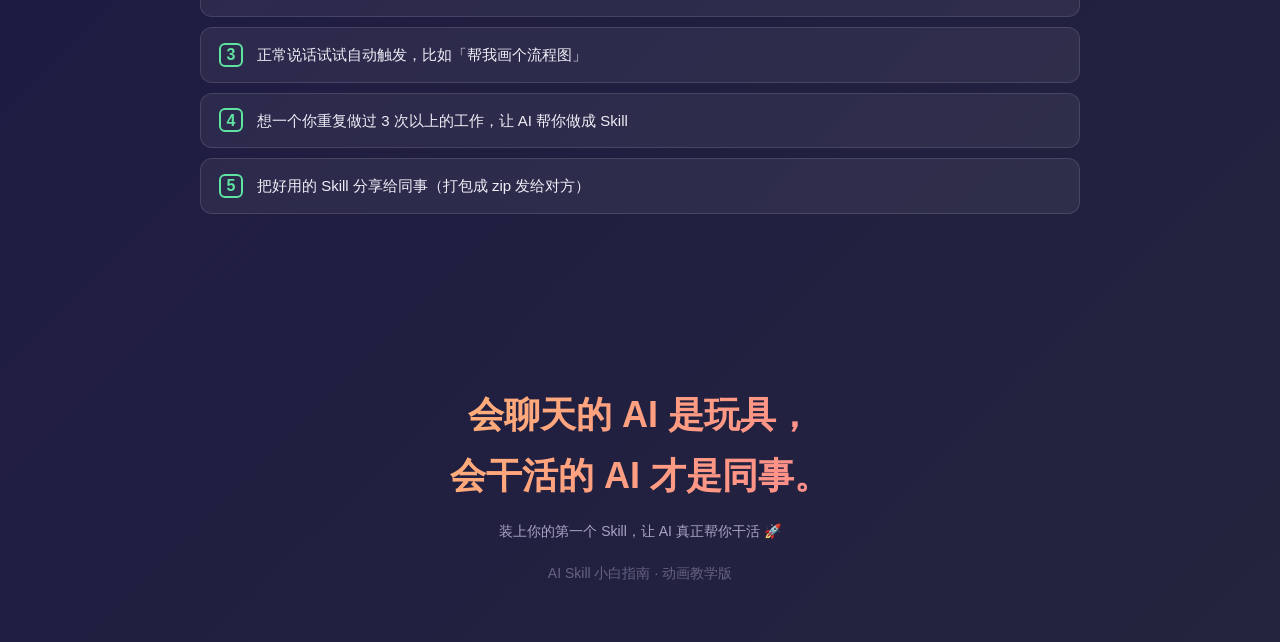
<file: ai-skill.html>
<!DOCTYPE html>
<html lang="zh-CN">
<head>
<meta charset="UTF-8">
<meta name="viewport" content="width=device-width, initial-scale=1.0">
<title>AI Skill 小白指南 · 动画教学版</title>
<style>
  :root{
    --bg:#0f0c29;
    --bg2:#1a1545;
    --bg3:#24243e;
    --card:rgba(255,255,255,0.06);
    --card-border:rgba(255,255,255,0.12);
    --text:#f0eef7;
    --muted:#a8a3c7;
    --accent:#ffd166;
    --accent2:#7b5cff;
    --accent3:#4cd4ff;
    --pink:#ff6b9d;
    --green:#5fe3a1;
    --radius:18px;
  }
  *{box-sizing:border-box;margin:0;padding:0}
  html{scroll-behavior:smooth}
  body{
    font-family:-apple-system,BlinkMacSystemFont,"Segoe UI","PingFang SC","Microsoft YaHei",sans-serif;
    background:linear-gradient(135deg,var(--bg) 0%,var(--bg2) 50%,var(--bg3) 100%);
    color:var(--text);
    min-height:100vh;
    overflow-x:hidden;
    line-height:1.7;
  }

  /* ===== 顶部学习进度条 ===== */
  #progress{
    position:fixed;top:0;left:0;height:5px;width:0%;
    background:linear-gradient(90deg,var(--accent2),var(--accent3),var(--accent));
    z-index:1000;transition:width .15s ease;
    box-shadow:0 0 12px rgba(123,92,255,0.7);
  }

  /* ===== 浮动装饰 ===== */
  .floaters{position:fixed;inset:0;pointer-events:none;z-index:0;overflow:hidden}
  .floater{
    position:absolute;font-size:28px;opacity:.18;
    animation:floatUp linear infinite;
  }
  @keyframes floatUp{
    0%{transform:translateY(110vh) rotate(0deg);opacity:0}
    10%{opacity:.2}
    90%{opacity:.2}
    100%{transform:translateY(-10vh) rotate(360deg);opacity:0}
  }

  /* ===== Hero ===== */
  .hero{
    position:relative;z-index:2;
    min-height:100vh;display:flex;flex-direction:column;
    align-items:center;justify-content:center;text-align:center;
    padding:40px 20px;
  }
  .hero .badge{
    display:inline-flex;align-items:center;gap:8px;
    background:rgba(255,209,102,0.12);
    border:1px solid rgba(255,209,102,0.3);
    color:var(--accent);
    padding:8px 18px;border-radius:30px;font-size:14px;
    margin-bottom:28px;
    animation:fadeDown .8s ease both;
  }
  .hero .badge .dot{width:8px;height:8px;border-radius:50%;background:var(--accent);animation:pulse 1.6s infinite}
  h1.title{
    font-size:clamp(38px,7vw,76px);font-weight:900;letter-spacing:-1px;
    background:linear-gradient(120deg,#fff 0%,var(--accent3) 40%,var(--accent2) 70%,var(--pink) 100%);
    -webkit-background-clip:text;background-clip:text;color:transparent;
    margin-bottom:20px;
    animation:fadeUp .9s .1s ease both;
  }
  .typewriter{
    font-size:clamp(18px,3vw,26px);color:var(--accent);
    min-height:1.6em;margin-bottom:16px;font-weight:600;
    border-right:2px solid var(--accent);
    animation:caret .8s step-end infinite;
  }
  .sub{
    font-size:clamp(15px,2.4vw,19px);color:var(--muted);
    max-width:640px;margin:0 auto 40px;
    animation:fadeUp .9s .3s ease both;
  }
  .scroll-hint{
    position:absolute;bottom:30px;left:50%;transform:translateX(-50%);
    color:var(--muted);font-size:13px;
    animation:bounce 2s infinite;
  }
  .scroll-hint .arrow{display:block;font-size:22px;margin-top:4px}

  @keyframes fadeUp{from{opacity:0;transform:translateY(30px)}to{opacity:1;transform:translateY(0)}}
  @keyframes fadeDown{from{opacity:0;transform:translateY(-20px)}to{opacity:1;transform:translateY(0)}}
  @keyframes caret{50%{border-color:transparent}}
  @keyframes pulse{0%,100%{transform:scale(1);opacity:1}50%{transform:scale(1.5);opacity:.5}}
  @keyframes bounce{0%,100%{transform:translateX(-50%) translateY(0)}50%{transform:translateX(-50%) translateY(10px)}}

  /* ===== 内容区通用 ===== */
  .container{position:relative;z-index:2;max-width:920px;margin:0 auto;padding:0 20px}
  .lesson{
    margin:90px 0;opacity:0;transform:translateY(50px);
    transition:opacity .8s ease,transform .8s ease;
  }
  .lesson.visible{opacity:1;transform:translateY(0)}
  .lesson-head{display:flex;align-items:center;gap:18px;margin-bottom:30px}
  .lesson-num{
    flex-shrink:0;width:64px;height:64px;border-radius:50%;
    display:flex;align-items:center;justify-content:center;
    font-size:26px;font-weight:900;
    background:linear-gradient(135deg,var(--accent2),var(--accent3));
    box-shadow:0 8px 24px rgba(123,92,255,0.4);
    position:relative;
  }
  .lesson-num::after{
    content:"";position:absolute;inset:-6px;border-radius:50%;
    border:2px dashed rgba(123,92,255,0.4);
    animation:spin 12s linear infinite;
  }
  @keyframes spin{to{transform:rotate(360deg)}}
  .lesson-head h2{font-size:clamp(24px,4vw,34px);font-weight:800}
  .lesson-head .en{display:block;font-size:13px;color:var(--accent3);font-weight:500;letter-spacing:1px;margin-top:2px}

  .card{
    background:var(--card);border:1px solid var(--card-border);
    border-radius:var(--radius);padding:28px;
    backdrop-filter:blur(8px);
    transition:transform .3s ease,box-shadow .3s ease,border-color .3s;
  }
  .card:hover{transform:translateY(-4px);box-shadow:0 14px 40px rgba(0,0,0,0.4);border-color:rgba(123,92,255,0.4)}
  .card + .card{margin-top:20px}

  /* ===== 第1课 类比卡 ===== */
  .analogy{display:grid;grid-template-columns:1fr auto 1fr;gap:20px;align-items:center;margin-top:10px}
  .analogy-box{text-align:center;padding:24px;border-radius:14px;background:rgba(255,255,255,0.04);border:1px dashed rgba(255,255,255,0.15)}
  .analogy-box .icon{font-size:46px;display:block;margin-bottom:10px;animation:wobble 3s ease-in-out infinite}
  .analogy-box:nth-child(3) .icon{animation-delay:1.5s}
  .analogy-box .t{font-weight:700;font-size:17px;margin-bottom:6px}
  .analogy-box .d{font-size:14px;color:var(--muted)}
  .arrow-mid{font-size:32px;color:var(--accent);animation:pulse2 2s infinite}
  @keyframes wobble{0%,100%{transform:rotate(-5deg)}50%{transform:rotate(5deg)}}
  @keyframes pulse2{0%,100%{transform:scale(1)}50%{transform:scale(1.2)}}
  @media(max-width:640px){.analogy{grid-template-columns:1fr}.arrow-mid{transform:rotate(90deg)}}

  .big-quote{
    font-size:clamp(20px,3vw,26px);font-weight:700;
    text-align:center;padding:30px;margin-top:24px;
    background:linear-gradient(120deg,rgba(255,209,102,0.1),rgba(123,92,255,0.1));
    border-radius:var(--radius);border-left:4px solid var(--accent);
  }
  .big-quote .hl{color:var(--accent)}

  /* ===== 第2课 对比表 ===== */
  .compare{display:grid;grid-template-columns:1fr 1fr;gap:16px;margin-top:10px}
  .compare-col{border-radius:14px;padding:24px;border:1px solid var(--card-border)}
  .compare-col.bad{background:rgba(255,107,157,0.08);border-color:rgba(255,107,157,0.25)}
  .compare-col.good{background:rgba(95,227,161,0.08);border-color:rgba(95,227,161,0.3)}
  .compare-col h3{display:flex;align-items:center;gap:8px;font-size:18px;margin-bottom:16px}
  .compare-col.bad h3{color:var(--pink)}
  .compare-col.good h3{color:var(--green)}
  .compare-col ul{list-style:none}
  .compare-col li{padding:8px 0 8px 26px;position:relative;font-size:14.5px;color:var(--muted);border-bottom:1px solid rgba(255,255,255,0.05)}
  .compare-col li:last-child{border-bottom:none}
  .compare-col li::before{position:absolute;left:0;top:8px}
  .compare-col.bad li::before{content:"✗";color:var(--pink);font-weight:bold}
  .compare-col.good li::before{content:"✓";color:var(--green);font-weight:bold}
  @media(max-width:640px){.compare{grid-template-columns:1fr}}

  /* ===== 第3课 能力卡片网格 ===== */
  .ability-grid{display:grid;grid-template-columns:repeat(auto-fill,minmax(220px,1fr));gap:16px;margin-top:10px}
  .ability{
    background:var(--card);border:1px solid var(--card-border);border-radius:14px;
    padding:22px;transition:all .3s;cursor:default;
  }
  .ability:hover{transform:translateY(-6px) scale(1.02);border-color:var(--accent3);box-shadow:0 10px 30px rgba(76,212,255,0.25)}
  .ability .a-icon{font-size:34px;margin-bottom:12px;display:block}
  .ability h4{font-size:16px;margin-bottom:6px}
  .ability p{font-size:13.5px;color:var(--muted)}

  /* ===== 第4课 触发方式 ===== */
  .trigger{display:grid;grid-template-columns:1fr 1fr;gap:20px;margin-top:10px}
  .trigger-card{padding:26px;border-radius:var(--radius);border:1px solid var(--card-border);background:var(--card);position:relative;overflow:hidden}
  .trigger-card::before{content:"";position:absolute;top:0;left:0;right:0;height:4px}
  .trigger-card.t1::before{background:linear-gradient(90deg,var(--green),var(--accent3))}
  .trigger-card.t2::before{background:linear-gradient(90deg,var(--accent),var(--pink))}
  .trigger-card .t-num{font-size:13px;color:var(--accent);font-weight:700;letter-spacing:1px;margin-bottom:8px}
  .trigger-card h3{font-size:19px;margin-bottom:10px}
  .trigger-card .desc{font-size:14px;color:var(--muted);margin-bottom:14px}
  .code-box{
    background:rgba(0,0,0,0.35);border-radius:10px;padding:14px 16px;
    font-family:"SF Mono",Consolas,Monaco,monospace;font-size:13.5px;
    border:1px solid rgba(255,255,255,0.08);color:var(--accent3);
    margin-top:10px;
  }
  .code-box .me{color:var(--muted)}
  .code-box .kw{color:var(--accent)}
  @media(max-width:640px){.trigger{grid-template-columns:1fr}}

  /* ===== 第5课 skill 速览 ===== */
  .skill-grid{display:grid;grid-template-columns:repeat(auto-fill,minmax(200px,1fr));gap:14px;margin-top:10px}
  .skill-chip{
    background:var(--card);border:1px solid var(--card-border);border-radius:12px;
    padding:18px;transition:all .3s;
  }
  .skill-chip:hover{transform:translateY(-4px);border-color:var(--accent2);background:rgba(123,92,255,0.1)}
  .skill-chip .name{font-size:15px;font-weight:700;color:var(--accent3);margin-bottom:6px}
  .skill-chip .name .em{margin-right:6px}
  .skill-chip .what{font-size:13px;color:var(--muted)}

  /* ===== 第6课 创建步骤时间线 ===== */
  .timeline{position:relative;margin-top:10px;padding-left:40px}
  .timeline::before{content:"";position:absolute;left:15px;top:8px;bottom:8px;width:3px;background:linear-gradient(var(--accent2),var(--accent3),var(--accent));border-radius:3px}
  .tl-step{position:relative;margin-bottom:26px;opacity:0;transform:translateX(-20px);transition:all .6s}
  .lesson.visible .tl-step{opacity:1;transform:translateX(0)}
  .lesson.visible .tl-step:nth-child(2){transition-delay:.2s}
  .lesson.visible .tl-step:nth-child(3){transition-delay:.4s}
  .tl-step::before{
    content:"";position:absolute;left:-32px;top:4px;width:20px;height:20px;border-radius:50%;
    background:var(--bg2);border:3px solid var(--accent3);
    box-shadow:0 0 0 4px rgba(76,212,255,0.15);
  }
  .tl-step .step-t{font-size:16px;font-weight:700;margin-bottom:4px}
  .tl-step .step-d{font-size:14px;color:var(--muted)}
  .tl-step .step-code{margin-top:8px}

  /* ===== 上手清单 ===== */
  .checklist{margin-top:10px}
  .check-item{
    display:flex;align-items:center;gap:14px;padding:14px 18px;
    background:var(--card);border:1px solid var(--card-border);border-radius:12px;
    margin-bottom:10px;transition:all .3s;
  }
  .check-item:hover{border-color:var(--green);transform:translateX(6px)}
  .check-item .box{
    width:24px;height:24px;border-radius:6px;border:2px solid var(--green);
    display:flex;align-items:center;justify-content:center;flex-shrink:0;
    color:var(--green);font-weight:bold;
  }
  .check-item .txt{font-size:15px}

  /* ===== 底部 ===== */
  .footer{
    text-align:center;padding:80px 20px 60px;position:relative;z-index:2;
  }
  .footer .big{
    font-size:clamp(24px,4vw,36px);font-weight:800;margin-bottom:14px;
    background:linear-gradient(120deg,var(--accent),var(--pink));
    -webkit-background-clip:text;background-clip:text;color:transparent;
  }
  .footer .small{color:var(--muted);font-size:14px}
  .footer .heart{display:inline-block;animation:beat 1.4s infinite}
  @keyframes beat{0%,100%{transform:scale(1)}25%{transform:scale(1.2)}}

  .tip{
    margin-top:18px;padding:14px 18px;border-radius:12px;
    background:rgba(76,212,255,0.08);border-left:3px solid var(--accent3);
    font-size:14px;color:var(--muted);
  }
  .tip strong{color:var(--accent3)}
</style>
</head>
<body>

<div id="progress"></div>
<div class="floaters" id="floaters"></div>

<!-- ===== HERO ===== -->
<section class="hero">
  <div class="badge"><span class="dot"></span> 动画教学版 · 小白也能看懂</div>
  <h1 class="title">AI Skill 小白指南</h1>
  <div class="typewriter" id="tw"></div>
  <p class="sub">3 分钟，搞懂「技能」到底是什么、能帮你干什么、怎么用。不用懂代码，看完就能上手。</p>
  <div class="scroll-hint">往下滑开始上课<span class="arrow">↓</span></div>
</section>

<div class="container">

  <!-- ===== 第1课 ===== -->
  <section class="lesson" id="l1">
    <div class="lesson-head">
      <div class="lesson-num">1</div>
      <div><h2>什么是 Skill？</h2><span class="en">LESSON 01 · CONCEPT</span></div>
    </div>
    <div class="card">
      <p style="font-size:16px">用一个最简单的类比：</p>
      <div class="analogy">
        <div class="analogy-box">
          <span class="icon">📱</span>
          <div class="t">手机 + App</div>
          <div class="d">手机本身只会打电话，装上 App 才能点外卖、看视频</div>
        </div>
        <div class="arrow-mid">=</div>
        <div class="analogy-box">
          <span class="icon">🤖</span>
          <div class="t">AI + Skill</div>
          <div class="d">AI 本身只会聊天，装上 Skill 才能操作文件、调 API、干真活</div>
        </div>
      </div>
      <div class="big-quote">
        Skill 就是给 AI 装上的<span class="hl">「App」</span>——<br>一份说明书，告诉它<strong>什么场景下</strong>、<strong>用什么工具</strong>、<strong>按什么步骤</strong>干活。
      </div>
    </div>
  </section>

  <!-- ===== 第2课 ===== -->
  <section class="lesson" id="l2">
    <div class="lesson-head">
      <div class="lesson-num">2</div>
      <div><h2>和普通聊天有啥区别？</h2><span class="en">LESSON 02 · WHY SKILL</span></div>
    </div>
    <div class="compare">
      <div class="compare-col bad">
        <h3>💬 普通对话</h3>
        <ul>
          <li>当次说完就没了，下次还得重说</li>
          <li>每次都要手动描述需求</li>
          <li>只能靠 AI 自己推理，没法真动手</li>
          <li>重复劳动，效率低</li>
          <li>不能操作你电脑里的文件</li>
        </ul>
      </div>
      <div class="compare-col good">
        <h3>⚡ 装了 Skill</h3>
        <ul>
          <li>装一次，永久生效</li>
          <li>说话带关键词，自动触发</li>
          <li>能调用真实工具：读写文件、调 API</li>
          <li>一次配置，无限复用</li>
          <li>能直接动你授权的本地文件</li>
        </ul>
      </div>
    </div>
    <div class="tip"><strong>一句话：</strong>提示词是让 AI「知道你想要什么」，Skill 是让 AI「有能力去做到」。</div>
  </section>

  <!-- ===== 第3课 ===== -->
  <section class="lesson" id="l3">
    <div class="lesson-head">
      <div class="lesson-num">3</div>
      <div><h2>Skill 能帮你干什么？</h2><span class="en">LESSON 03 · CAPABILITIES</span></div>
    </div>
    <div class="ability-grid">
      <div class="ability"><span class="a-icon">📁</span><h4>操作文件</h4><p>批量改名、格式转换、整理归档，几百个文件一键搞定</p></div>
      <div class="ability"><span class="a-icon">📄</span><h4>生成文档</h4><p>报告、PPT、Excel、会议纪要，一句话生成成稿</p></div>
      <div class="ability"><span class="a-icon">🔗</span><h4>调用 API</h4><p>抓数据、发消息、查信息，连接外部服务</p></div>
      <div class="ability"><span class="a-icon">🐍</span><h4>执行脚本</h4><p>数据分析、自动化处理，跑代码出结果</p></div>
      <div class="ability"><span class="a-icon">🧩</span><h4>连接服务</h4><p>腾讯文档、飞书、GitHub、网盘，打通办公生态</p></div>
      <div class="ability"><span class="a-icon">🎨</span><h4>生成图表</h4><p>架构图、流程图、数据可视化，自动出图</p></div>
    </div>
  </section>

  <!-- ===== 第4课 ===== -->
  <section class="lesson" id="l4">
    <div class="lesson-head">
      <div class="lesson-num">4</div>
      <div><h2>怎么用？两种触发方式</h2><span class="en">LESSON 04 · HOW TO USE</span></div>
    </div>
    <div class="trigger">
      <div class="trigger-card t1">
        <div class="t-num">方式一 · 自动触发（推荐）</div>
        <h3>🎯 说话带关键词</h3>
        <p class="desc">正常说话，AI 听到关键词会自动匹配并加载对应 Skill，你完全不用记名字。</p>
        <div class="code-box">
<span class="me">你：</span><span class="kw">画一个架构图</span><br>
<span class="me">你：</span>帮我<span class="kw">分析这个 Excel</span><br>
<span class="me">你：</span><span class="kw">合并这两个 PDF</span>
        </div>
      </div>
      <div class="trigger-card t2">
        <div class="t-num">方式二 · 手动指定</div>
        <h3>📌 @skill: 名字</h3>
        <p class="desc">明确指定某个 Skill，用 <code>@skill:</code> 语法，精准不跑偏。</p>
        <div class="code-box">
<span class="me">你：</span><span class="kw">@skill:diagram</span> 画微服务架构图<br>
<span class="me">你：</span><span class="kw">@skill:xlsx</span> 分析这个表<br>
<span class="me">你：</span>查看已装技能 → <span class="kw">/skills</span>
        </div>
      </div>
    </div>
    <div class="tip"><strong>小白建议：</strong>先用方式一，正常说话就行；不确定哪个 Skill 时再用 <code>@skill:</code> 精准指定。</div>
  </section>

  <!-- ===== 第5课 ===== -->
  <section class="lesson" id="l5">
    <div class="lesson-head">
      <div class="lesson-num">5</div>
      <div><h2>常用 Skill 速览</h2><span class="en">LESSON 05 · EXAMPLES</span></div>
    </div>
    <div class="skill-grid">
      <div class="skill-chip"><div class="name"><span class="em">📑</span>pdf</div><div class="what">合并/拆分/提取 PDF 内容</div></div>
      <div class="skill-chip"><div class="name"><span class="em">📊</span>xlsx</div><div class="what">读写分析 Excel 表格</div></div>
      <div class="skill-chip"><div class="name"><span class="em">📐</span>diagram</div><div class="what">画架构图、流程图</div></div>
      <div class="skill-chip"><div class="name"><span class="em">📝</span>tencent-docs</div><div class="what">创建编辑腾讯文档</div></div>
      <div class="skill-chip"><div class="name"><span class="em">🎨</span>nano-banana</div><div class="what">AI 生成/编辑图片</div></div>
      <div class="skill-chip"><div class="name"><span class="em">🎬</span>多模态生成</div><div class="what">文生视频、文生 3D</div></div>
      <div class="skill-chip"><div class="name"><span class="em">🗂️</span>乐享知识库</div><div class="what">搜索管理知识库</div></div>
      <div class="skill-chip"><div class="name"><span class="em">🚀</span>github-pages</div><div class="what">一键部署网页到 GitHub</div></div>
    </div>
    <div class="tip">想看更多？在 WorkBuddy 左侧边栏点<strong>「技能」</strong>图标，进技能市场浏览安装，一键搞定。</div>
  </section>

  <!-- ===== 第6课 ===== -->
  <section class="lesson" id="l6">
    <div class="lesson-head">
      <div class="lesson-num">6</div>
      <div><h2>怎么造一个自己的 Skill？</h2><span class="en">LESSON 06 · CREATE YOUR OWN</span></div>
    </div>
    <div class="card">
      <p style="font-size:16px;margin-bottom:20px">最推荐的方式——<strong style="color:var(--accent)">让 AI 帮你造</strong>，3 步搞定：</p>
      <div class="timeline">
        <div class="tl-step">
          <div class="step-t">① 跟 AI 下单</div>
          <div class="step-d">说出你想要的 Skill 功能和触发词</div>
          <div class="step-code"><div class="code-box"><span class="me">你：</span><span class="kw">@skill:skill-creator</span> 帮我创建一个能检查 Python 代码规范的 Skill，触发词设为「PEP8 检查」</div></div>
        </div>
        <div class="tl-step">
          <div class="step-t">② AI 引导你填写</div>
          <div class="step-d">系统会引导你：输入名称 → 编写描述 → 编写指令 → （可选）添加参考文档和脚本</div>
        </div>
        <div class="tl-step">
          <div class="step-t">③ 自动生成安装</div>
          <div class="step-d">AI 生成完整的 <code>SKILL.md</code>，自动装到 <code>~/.workbuddy/skills/</code>，立刻就能用</div>
        </div>
      </div>
      <div class="tip"><strong>想手动造？</strong>在 <code>~/.workbuddy/skills/你的技能名/</code> 下建个 <code>SKILL.md</code>，写好 name、description、指令内容即可，纯文件，零门槛。</div>
    </div>
  </section>

  <!-- ===== 上手清单 ===== -->
  <section class="lesson" id="l7">
    <div class="lesson-head">
      <div class="lesson-num">✓</div>
      <div><h2>小白上手清单</h2><span class="en">CHECKLIST · GET STARTED</span></div>
    </div>
    <div class="checklist">
      <div class="check-item"><div class="box">1</div><div class="txt">去技能市场，装 2-3 个常用 Skill（pdf、xlsx、diagram）</div></div>
      <div class="check-item"><div class="box">2</div><div class="txt">用 <code>@skill:名字</code> 手动触发一次，感受精准调用</div></div>
      <div class="check-item"><div class="box">3</div><div class="txt">正常说话试试自动触发，比如「帮我画个流程图」</div></div>
      <div class="check-item"><div class="box">4</div><div class="txt">想一个你重复做过 3 次以上的工作，让 AI 帮你做成 Skill</div></div>
      <div class="check-item"><div class="box">5</div><div class="txt">把好用的 Skill 分享给同事（打包成 zip 发给对方）</div></div>
    </div>
  </section>

</div>

<!-- ===== 底部 ===== -->
<footer class="footer">
  <div class="big">会聊天的 AI 是玩具，<br>会干活的 AI 才是同事。</div>
  <div class="small">装上你的第一个 Skill，让 AI 真正帮你干活 <span class="heart">🚀</span></div>
  <div class="small" style="margin-top:18px;opacity:.5">AI Skill 小白指南 · 动画教学版</div>
</footer>

<script>
  // ===== 打字机效果 =====
  const tw = document.getElementById('tw');
  const lines = [
    "Skill = 给 AI 装上的「App」",
    "装一次，永久生效",
    "说话带关键词，自动触发",
    "让 AI 从「会聊天」变「会干活」"
  ];
  let li=0,ci=0,deleting=false;
  function type(){
    const cur=lines[li];
    if(!deleting){
      tw.textContent=cur.slice(0,++ci);
      if(ci===cur.length){deleting=true;setTimeout(type,1600);return;}
    }else{
      tw.textContent=cur.slice(0,--ci);
      if(ci===0){deleting=false;li=(li+1)%lines.length;}
    }
    setTimeout(type,deleting?40:90);
  }
  type();

  // ===== 浮动装饰 =====
  const emojis=["🤖","📱","⚡","📄","📊","🎨","🚀","🧩","💡","📁"];
  const fc=document.getElementById('floaters');
  for(let i=0;i<14;i++){
    const s=document.createElement('div');
    s.className='floater';
    s.textContent=emojis[Math.floor(Math.random()*emojis.length)];
    s.style.left=Math.random()*100+'%';
    s.style.animationDuration=(14+Math.random()*16)+'s';
    s.style.animationDelay=(-Math.random()*20)+'s';
    s.style.fontSize=(20+Math.random()*24)+'px';
    fc.appendChild(s);
  }

  // ===== 滚动渐入 =====
  const io=new IntersectionObserver((es)=>{
    es.forEach(e=>{if(e.isIntersecting)e.target.classList.add('visible')});
  },{threshold:0.15});
  document.querySelectorAll('.lesson').forEach(l=>io.observe(l));

  // ===== 顶部进度条 =====
  const bar=document.getElementById('progress');
  window.addEventListener('scroll',()=>{
    const h=document.documentElement;
    const sc=h.scrollTop/(h.scrollHeight-h.clientHeight)*100;
    bar.style.width=sc+'%';
  });
</script>
</body>
</html>
</file>
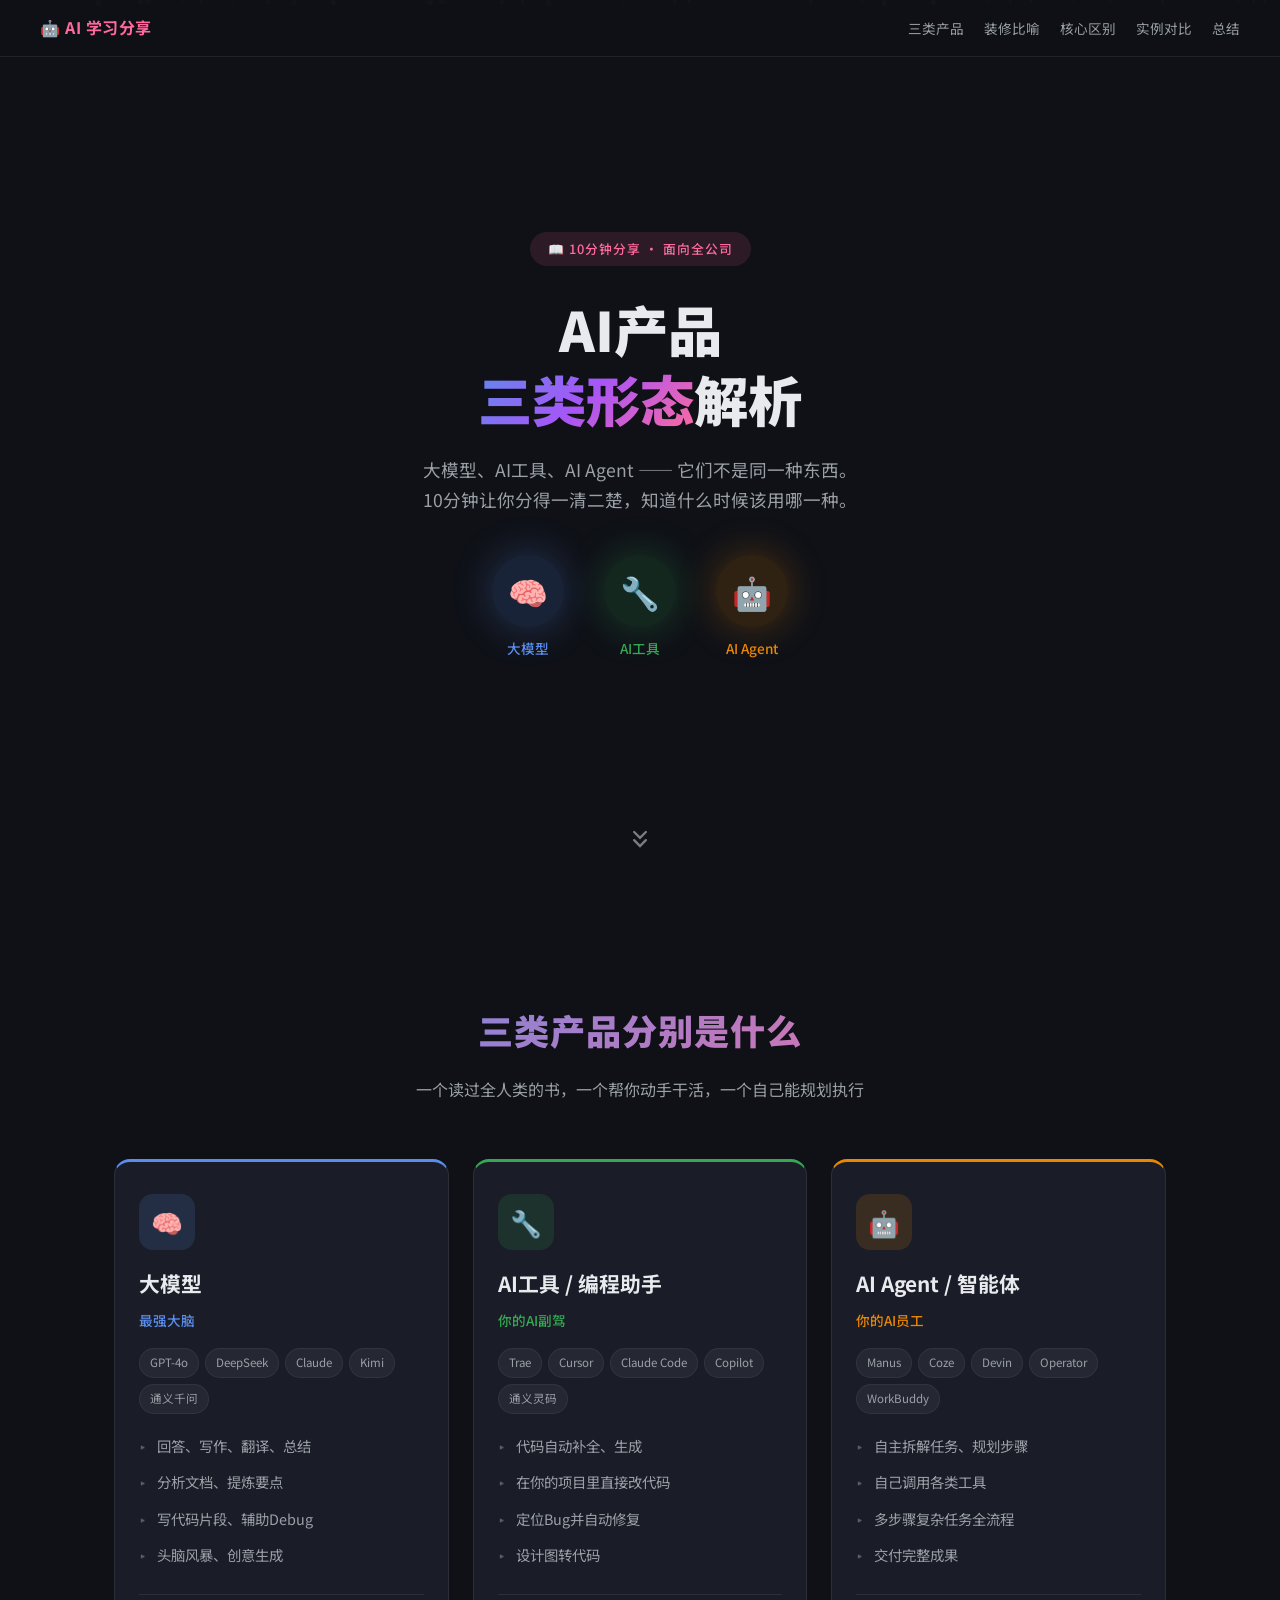
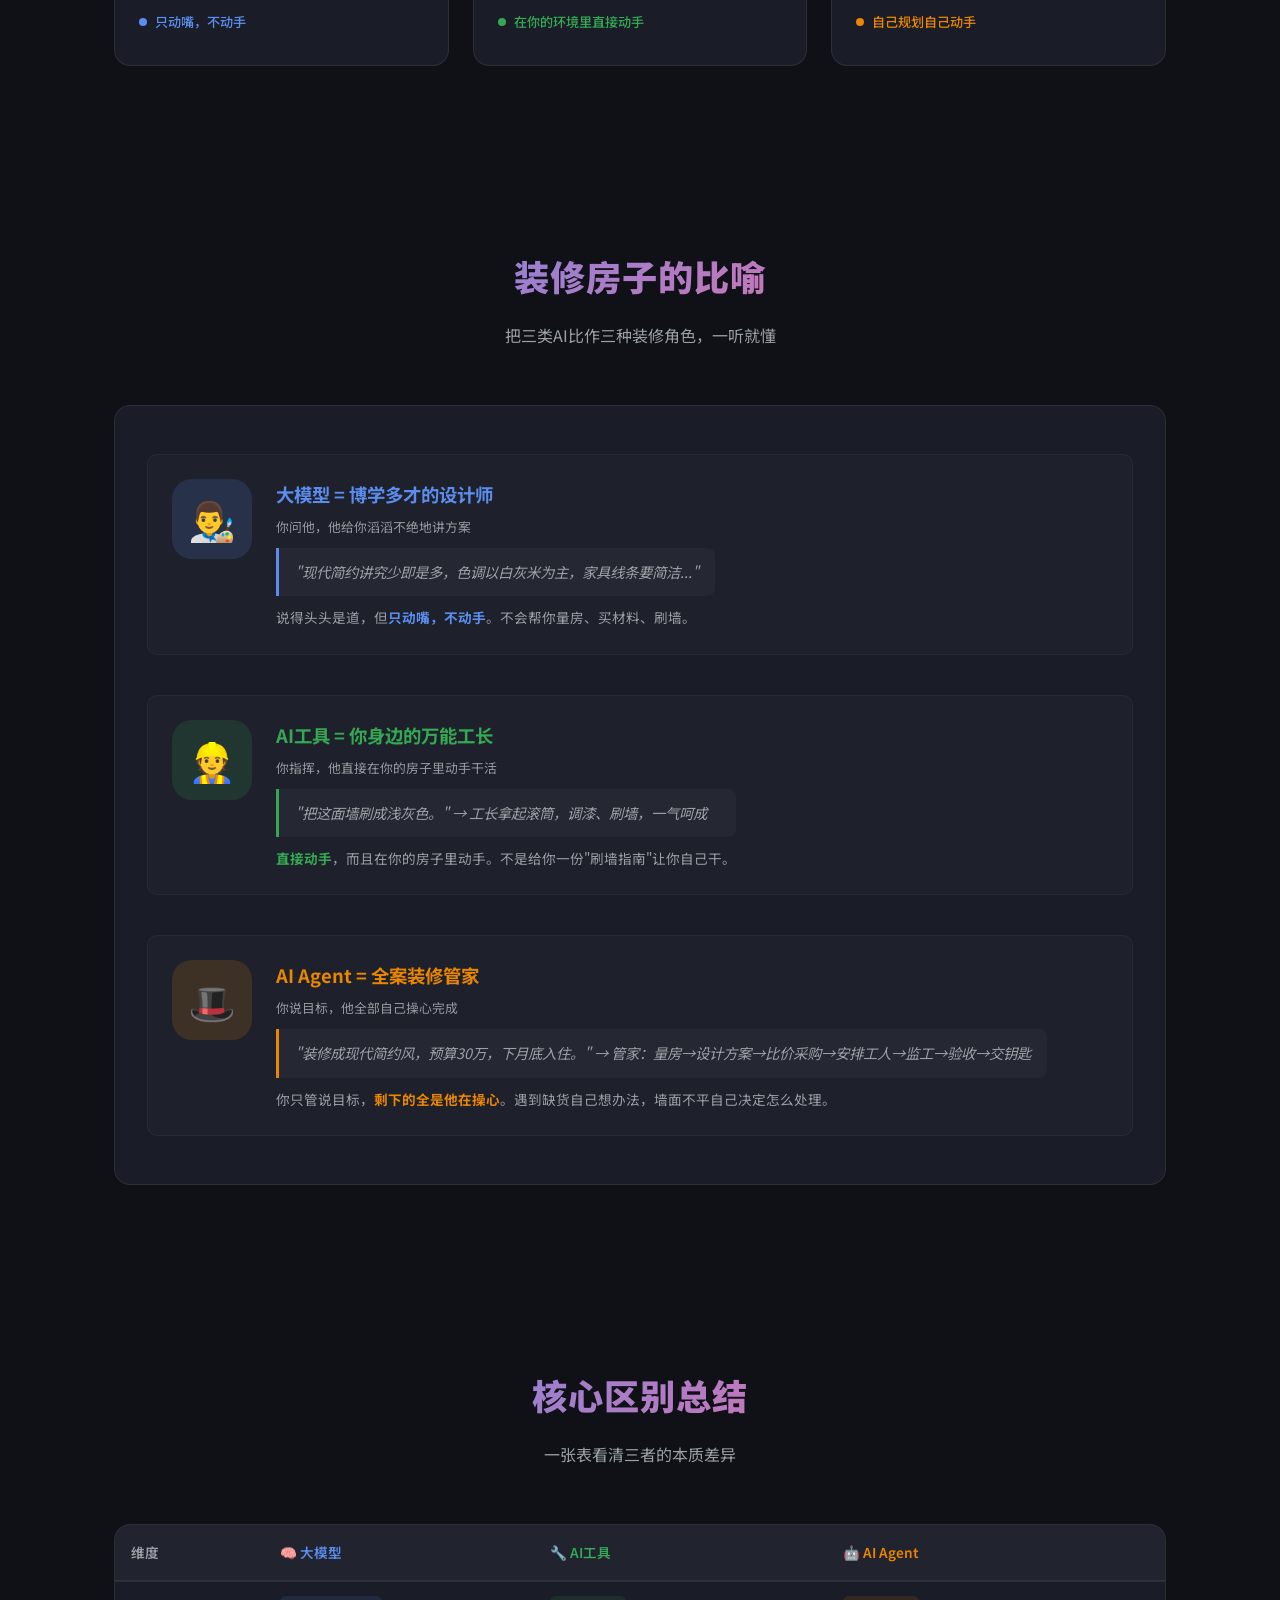
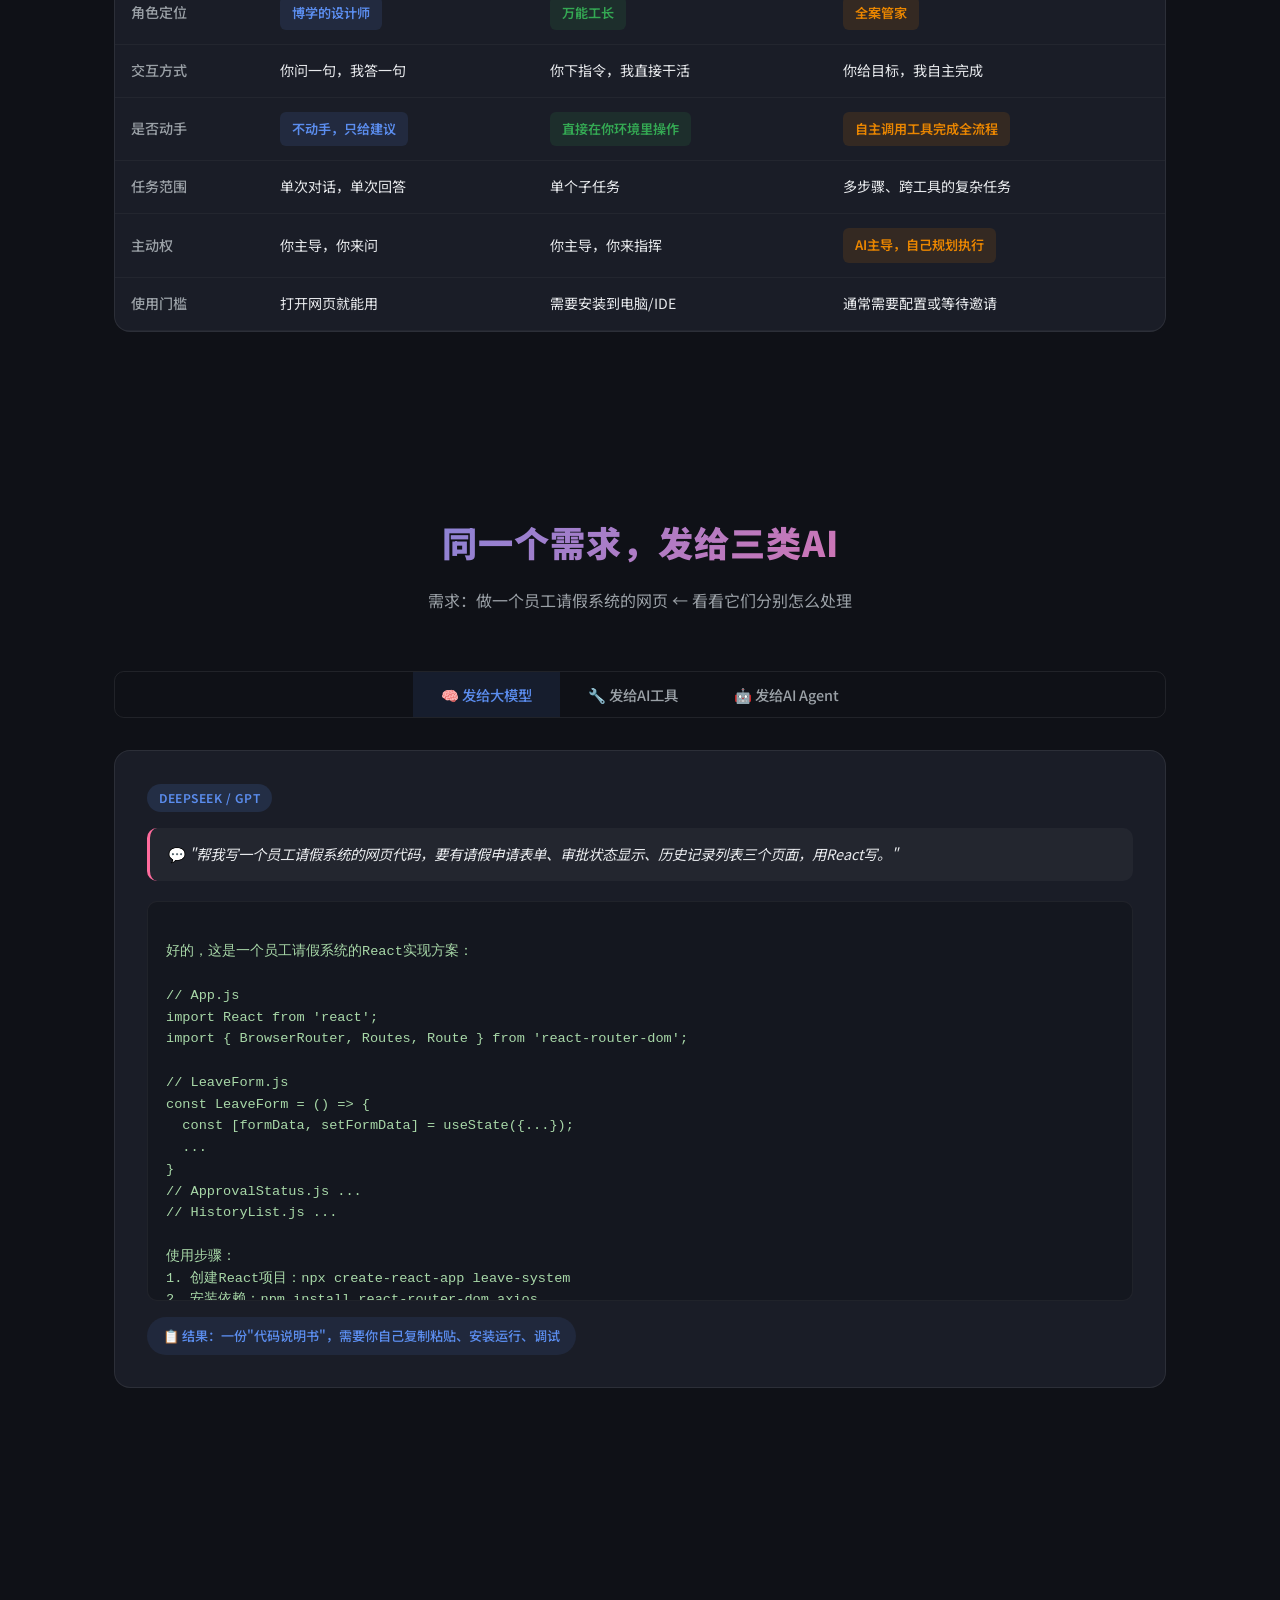
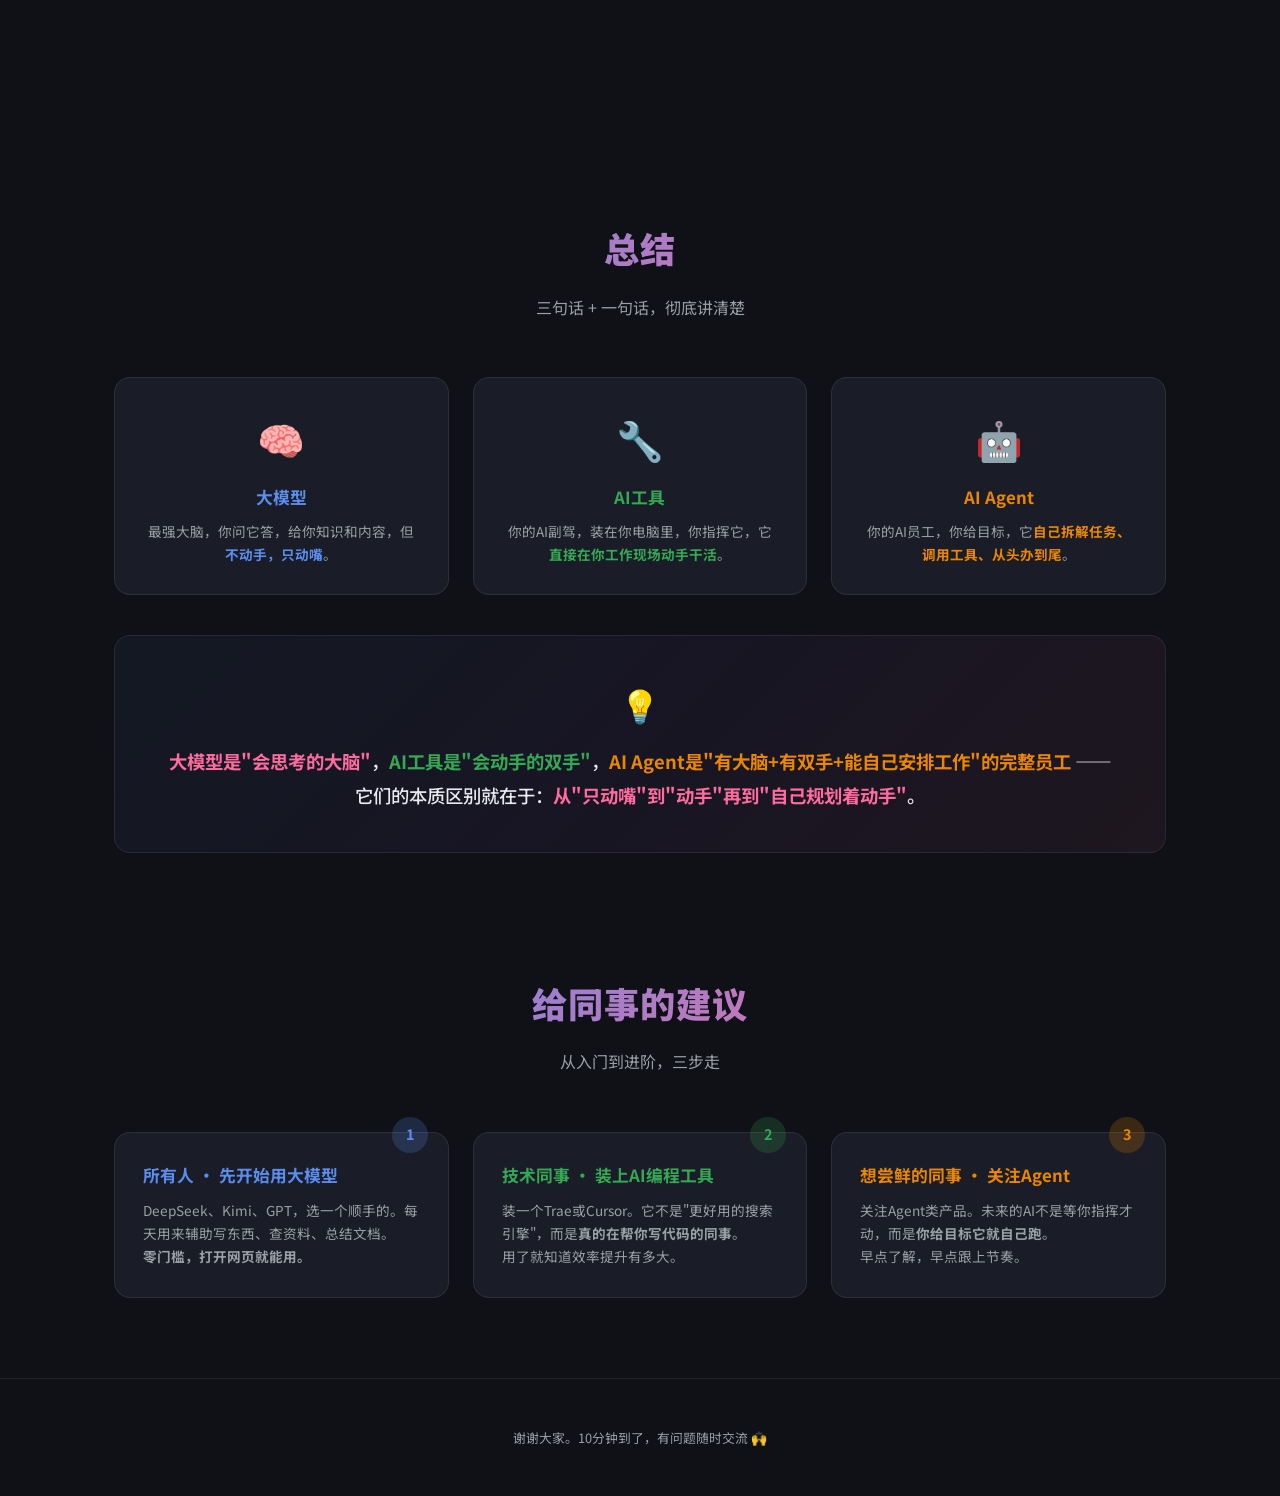
<file: ai-speech.html>
<!DOCTYPE html>
<html lang="zh-CN">
<head>
<meta charset="UTF-8">
<meta name="viewport" content="width=device-width, initial-scale=1.0">
<title>AI产品三类形态解析与学习分享</title>
<style>
  @import url('https://fonts.googleapis.com/css2?family=Noto+Sans+SC:wght@300;400;500;700;900&display=swap');

  :root {
    --bg: #0f1117;
    --bg-card: #1a1d27;
    --bg-card-hover: #22263a;
    --text: #e8eaed;
    --text-secondary: #9aa0a6;
    --accent-brain: #5b8dee;
    --accent-tool: #34a853;
    --accent-agent: #ea8600;
    --accent-highlight: #ff6b9d;
    --glow-brain: rgba(91, 141, 238, 0.3);
    --glow-tool: rgba(52, 168, 83, 0.3);
    --glow-agent: rgba(234, 134, 0, 0.3);
    --border: rgba(255,255,255,0.08);
    --radius: 16px;
    --radius-sm: 10px;
  }

  * { margin: 0; padding: 0; box-sizing: border-box; }

  html { scroll-behavior: smooth; }

  body {
    font-family: 'Noto Sans SC', -apple-system, BlinkMacSystemFont, sans-serif;
    background: var(--bg);
    color: var(--text);
    line-height: 1.7;
    overflow-x: hidden;
  }

  /* ========== Particle Background ========== */
  #particles-container {
    position: fixed; top: 0; left: 0; width: 100%; height: 100%;
    pointer-events: none; z-index: 0; opacity: 0.4;
  }
  .particle {
    position: absolute;
    border-radius: 50%;
    animation: floatUp linear infinite;
  }
  @keyframes floatUp {
    0% { transform: translateY(100vh) scale(0); opacity: 0; }
    10% { opacity: 1; }
    90% { opacity: 1; }
    100% { transform: translateY(-10vh) scale(1); opacity: 0; }
  }

  /* ========== Navigation ========== */
  nav {
    position: fixed; top: 0; width: 100%; z-index: 1000;
    background: rgba(15,17,23,0.85); backdrop-filter: blur(20px);
    border-bottom: 1px solid var(--border);
    padding: 0 24px;
    transition: all 0.3s;
  }
  nav .nav-inner {
    max-width: 1200px; margin: 0 auto;
    display: flex; align-items: center; justify-content: space-between;
    height: 56px;
  }
  nav .logo { font-weight: 700; font-size: 1rem; color: var(--accent-highlight); letter-spacing: 0.5px; }
  nav .nav-links { display: flex; gap: 20px; list-style: none; }
  nav .nav-links a {
    color: var(--text-secondary); text-decoration: none; font-size: 0.85rem;
    transition: color 0.3s; padding: 4px 0;
  }
  nav .nav-links a:hover, nav .nav-links a.active { color: var(--text); }

  /* ========== Sections ========== */
  .section {
    position: relative; z-index: 1;
    max-width: 1100px; margin: 0 auto;
    padding: 100px 24px 80px;
  }
  .section-title {
    font-size: 2.2rem; font-weight: 900; text-align: center;
    margin-bottom: 16px; letter-spacing: 1px;
    background: linear-gradient(135deg, #5b8dee, #ff6b9d);
    -webkit-background-clip: text; -webkit-text-fill-color: transparent;
    background-clip: text;
  }
  .section-subtitle {
    text-align: center; color: var(--text-secondary); font-size: 1rem;
    margin-bottom: 56px;
  }

  /* ========== Hero ========== */
  .hero {
    position: relative; z-index: 1;
    min-height: 100vh; display: flex; align-items: center; justify-content: center;
    text-align: center; padding: 120px 24px 80px;
  }
  .hero-badge {
    display: inline-block; background: rgba(255,107,157,0.12); color: var(--accent-highlight);
    padding: 6px 18px; border-radius: 50px; font-size: 0.8rem; font-weight: 500;
    margin-bottom: 28px; letter-spacing: 1px;
    animation: fadeInDown 0.8s ease;
  }
  .hero h1 {
    font-size: 3.4rem; font-weight: 900; line-height: 1.3; margin-bottom: 20px;
    animation: fadeInUp 0.8s ease;
  }
  .hero h1 .gradient-text {
    background: linear-gradient(135deg, #5b8dee, #a855f7, #ff6b9d);
    -webkit-background-clip: text; -webkit-text-fill-color: transparent;
    background-clip: text;
  }
  .hero p {
    color: var(--text-secondary); font-size: 1.1rem; max-width: 600px; margin: 0 auto 40px;
    animation: fadeInUp 0.8s ease 0.15s both;
  }
  .hero .hero-icons {
    display: flex; gap: 40px; justify-content: center; margin-bottom: 48px;
    animation: fadeInUp 0.8s ease 0.3s both;
  }
  .hero .hero-icon-item {
    display: flex; flex-direction: column; align-items: center; gap: 10px;
  }
  .hero .hero-icon-circle {
    width: 72px; height: 72px; border-radius: 50%;
    display: flex; align-items: center; justify-content: center; font-size: 2rem;
    transition: all 0.4s; cursor: pointer;
  }
  .hero .hero-icon-circle.brain { background: rgba(91,141,238,0.15); box-shadow: 0 0 40px var(--glow-brain); }
  .hero .hero-icon-circle.tool { background: rgba(52,168,83,0.15); box-shadow: 0 0 40px var(--glow-tool); }
  .hero .hero-icon-circle.agent { background: rgba(234,134,0,0.15); box-shadow: 0 0 40px var(--glow-agent); }
  .hero .hero-icon-circle:hover { transform: translateY(-8px) scale(1.08); }
  .hero .hero-icon-label { font-size: 0.85rem; font-weight: 500; }

  .scroll-indicator {
    position: absolute; bottom: 40px; left: 50%; transform: translateX(-50%);
    animation: bounce 2s infinite;
  }
  .scroll-indicator svg { opacity: 0.5; }
  @keyframes bounce {
    0%, 20%, 50%, 80%, 100% { transform: translateX(-50%) translateY(0); }
    40% { transform: translateX(-50%) translateY(-12px); }
    60% { transform: translateX(-50%) translateY(-6px); }
  }

  /* ========== Cards Grid ========== */
  .cards-grid {
    display: grid; grid-template-columns: repeat(3, 1fr); gap: 24px;
  }
  @media (max-width: 900px) { .cards-grid { grid-template-columns: 1fr; } }

  .card {
    background: var(--bg-card); border: 1px solid var(--border);
    border-radius: var(--radius); padding: 32px 24px;
    transition: all 0.4s cubic-bezier(0.25, 0.8, 0.25, 1.2);
    cursor: pointer; position: relative; overflow: hidden;
    opacity: 0; transform: translateY(40px);
  }
  .card.visible { opacity: 1; transform: translateY(0); }
  .card::before {
    content: ''; position: absolute; top: -50%; left: -50%;
    width: 200%; height: 200%;
    background: radial-gradient(circle, var(--glow-color, transparent) 0%, transparent 70%);
    opacity: 0; transition: opacity 0.5s;
  }
  .card:hover::before { opacity: 1; }
  .card:hover {
    transform: translateY(-8px) scale(1.02);
    border-color: rgba(255,255,255,0.15);
    box-shadow: 0 20px 60px rgba(0,0,0,0.4);
  }
  .card.brain-card { --glow-color: var(--glow-brain); border-top: 3px solid var(--accent-brain); }
  .card.tool-card { --glow-color: var(--glow-tool); border-top: 3px solid var(--accent-tool); }
  .card.agent-card { --glow-color: var(--glow-agent); border-top: 3px solid var(--accent-agent); }

  .card-icon {
    width: 56px; height: 56px; border-radius: 14px;
    display: flex; align-items: center; justify-content: center;
    font-size: 1.6rem; margin-bottom: 16px;
    transition: transform 0.3s;
  }
  .card:hover .card-icon { transform: scale(1.1) rotate(-5deg); }
  .brain-card .card-icon { background: rgba(91,141,238,0.15); }
  .tool-card .card-icon { background: rgba(52,168,83,0.15); }
  .agent-card .card-icon { background: rgba(234,134,0,0.15); }

  .card h3 { font-size: 1.3rem; font-weight: 700; margin-bottom: 8px; }
  .card .card-tagline { font-size: 0.85rem; font-weight: 500; margin-bottom: 16px; color: var(--text-secondary); }
  .brain-card .card-tagline { color: var(--accent-brain); }
  .tool-card .card-tagline { color: var(--accent-tool); }
  .agent-card .card-tagline { color: var(--accent-agent); }

  .card .product-list {
    display: flex; flex-wrap: wrap; gap: 6px; margin-bottom: 14px;
  }
  .card .product-tag {
    font-size: 0.72rem; padding: 4px 10px; border-radius: 50px;
    background: rgba(255,255,255,0.05); color: var(--text-secondary);
    border: 1px solid rgba(255,255,255,0.06);
    transition: all 0.3s;
  }
  .card:hover .product-tag { background: rgba(255,255,255,0.08); color: var(--text); }

  .card ul { list-style: none; font-size: 0.9rem; }
  .card ul li { padding: 6px 0; color: var(--text-secondary); position: relative; padding-left: 18px; }
  .card ul li::before { content: '▸'; position: absolute; left: 0; opacity: 0.5; }
  .card ul li:hover { color: var(--text); }

  .card .card-footer {
    margin-top: 20px; padding-top: 16px; border-top: 1px solid var(--border);
    font-size: 0.82rem; font-weight: 500;
    display: flex; align-items: center; gap: 8px;
  }
  .brain-card .card-footer { color: var(--accent-brain); }
  .tool-card .card-footer { color: var(--accent-tool); }
  .agent-card .card-footer { color: var(--accent-agent); }
  .card .card-footer .dot {
    width: 8px; height: 8px; border-radius: 50%; display: inline-block;
    animation: pulse-dot 1.5s infinite;
  }
  .brain-card .card-footer .dot { background: var(--accent-brain); }
  .tool-card .card-footer .dot { background: var(--accent-tool); }
  .agent-card .card-footer .dot { background: var(--accent-agent); }
  @keyframes pulse-dot { 0%,100% { opacity: 1; } 50% { opacity: 0.3; } }

  /* ========== House Metaphor ========== */
  .metaphor-scene {
    background: var(--bg-card); border: 1px solid var(--border);
    border-radius: var(--radius); padding: 48px 32px;
    display: flex; flex-direction: column; gap: 40px;
    opacity: 0; transform: translateY(40px); transition: all 0.8s ease;
  }
  .metaphor-scene.visible { opacity: 1; transform: translateY(0); }

  .metaphor-row {
    display: flex; align-items: flex-start; gap: 24px;
    padding: 24px; border-radius: var(--radius-sm);
    background: rgba(255,255,255,0.02); border: 1px solid rgba(255,255,255,0.04);
    transition: all 0.4s; cursor: default;
  }
  .metaphor-row:hover { background: rgba(255,255,255,0.04); border-color: rgba(255,255,255,0.08); }
  .metaphor-avatar {
    flex-shrink: 0; width: 80px; height: 80px; border-radius: 20px;
    display: flex; align-items: center; justify-content: center; font-size: 2.4rem;
    transition: transform 0.3s;
  }
  .metaphor-row:hover .metaphor-avatar { transform: scale(1.1) rotate(-3deg); }
  .metaphor-avatar.brain-av { background: rgba(91,141,238,0.15); }
  .metaphor-avatar.tool-av { background: rgba(52,168,83,0.15); }
  .metaphor-avatar.agent-av { background: rgba(234,134,0,0.15); }

  .metaphor-content h4 {
    font-size: 1.15rem; font-weight: 700; margin-bottom: 6px;
  }
  .metaphor-content .m-role { font-size: 0.8rem; opacity: 0.6; margin-bottom: 10px; }
  .metaphor-content .m-dialogue {
    background: rgba(255,255,255,0.03); border-left: 3px solid rgba(255,255,255,0.2);
    padding: 12px 16px; border-radius: 0 8px 8px 0; font-size: 0.9rem;
    color: var(--text-secondary); font-style: italic; margin-bottom: 10px;
    transition: all 0.3s;
  }
  .metaphor-row:hover .m-dialogue { border-left-color: rgba(255,255,255,0.5); color: var(--text); }
  .metaphor-row:nth-child(1) .m-dialogue { border-left-color: var(--accent-brain); }
  .metaphor-row:nth-child(2) .m-dialogue { border-left-color: var(--accent-tool); }
  .metaphor-row:nth-child(3) .m-dialogue { border-left-color: var(--accent-agent); }

  /* ========== Comparison Table ========== */
  .table-wrapper {
    background: var(--bg-card); border: 1px solid var(--border);
    border-radius: var(--radius); overflow: hidden;
    opacity: 0; transform: translateY(40px); transition: all 0.8s ease;
  }
  .table-wrapper.visible { opacity: 1; transform: translateY(0); }

  table {
    width: 100%; border-collapse: collapse;
  }
  thead th {
    padding: 16px 16px; font-size: 0.85rem; font-weight: 600;
    text-align: left; background: rgba(255,255,255,0.03);
    border-bottom: 2px solid var(--border);
  }
  thead th:first-child { color: var(--text-secondary); }
  thead th:nth-child(2) { color: var(--accent-brain); }
  thead th:nth-child(3) { color: var(--accent-tool); }
  thead th:nth-child(4) { color: var(--accent-agent); }

  tbody td {
    padding: 14px 16px; font-size: 0.88rem;
    border-bottom: 1px solid rgba(255,255,255,0.04);
    transition: background 0.2s;
  }
  tbody tr:hover td { background: rgba(255,255,255,0.02); }
  tbody td:first-child { font-weight: 500; color: var(--text-secondary); }
  .highlight-cell {
    font-weight: 600; padding: 6px 12px; border-radius: 6px;
    font-size: 0.82rem; display: inline-block;
  }
  .hl-brain { background: rgba(91,141,238,0.12); color: var(--accent-brain); }
  .hl-tool { background: rgba(52,168,83,0.12); color: var(--accent-tool); }
  .hl-agent { background: rgba(234,134,0,0.12); color: var(--accent-agent); }

  /* ========== Prompt Comparison ========== */
  .prompt-tabs {
    display: flex; gap: 0; justify-content: center; margin-bottom: 32px;
    border-radius: var(--radius-sm); overflow: hidden;
    border: 1px solid var(--border);
  }
  .prompt-tab {
    padding: 12px 28px; font-size: 0.9rem; font-weight: 500;
    cursor: pointer; border: none; background: transparent; color: var(--text-secondary);
    transition: all 0.3s; font-family: inherit; position: relative;
  }
  .prompt-tab:hover { color: var(--text); }
  .prompt-tab.active { background: rgba(255,255,255,0.06); color: var(--text); }
  .prompt-tab.brain-tab.active { color: var(--accent-brain); background: rgba(91,141,238,0.1); }
  .prompt-tab.tool-tab.active { color: var(--accent-tool); background: rgba(52,168,83,0.1); }
  .prompt-tab.agent-tab.active { color: var(--accent-agent); background: rgba(234,134,0,0.1); }

  .prompt-content {
    background: var(--bg-card); border: 1px solid var(--border);
    border-radius: var(--radius); padding: 32px;
    min-height: 300px; position: relative; overflow: hidden;
  }
  .prompt-panel { display: none; animation: fadeIn 0.5s ease; }
  .prompt-panel.active { display: block; }

  .prompt-label {
    display: inline-block; padding: 4px 12px; border-radius: 50px;
    font-size: 0.75rem; font-weight: 600; margin-bottom: 16px;
    text-transform: uppercase; letter-spacing: 0.5px;
  }
  .brain-panel .prompt-label { background: rgba(91,141,238,0.15); color: var(--accent-brain); }
  .tool-panel .prompt-label { background: rgba(52,168,83,0.15); color: var(--accent-tool); }
  .agent-panel .prompt-label { background: rgba(234,134,0,0.15); color: var(--accent-agent); }

  .prompt-user-msg {
    background: rgba(255,255,255,0.04); border-radius: var(--radius-sm);
    padding: 14px 18px; margin-bottom: 20px; font-size: 0.9rem;
    border-left: 3px solid var(--accent-highlight);
  }
  .prompt-ai-response {
    background: rgba(0,0,0,0.2); border-radius: var(--radius-sm);
    padding: 18px; font-size: 0.85rem; font-family: 'SF Mono', 'Fira Code', 'Consolas', monospace;
    line-height: 1.6; white-space: pre-wrap; overflow-x: auto;
    max-height: 400px; overflow-y: auto;
    border: 1px solid rgba(255,255,255,0.05);
    color: #a8d8a8;
  }

  .prompt-result-tag {
    display: inline-flex; align-items: center; gap: 6px;
    padding: 8px 16px; border-radius: 50px; font-size: 0.82rem; font-weight: 500;
    margin-top: 16px;
  }
  .brain-panel .prompt-result-tag { background: rgba(91,141,238,0.1); color: var(--accent-brain); }
  .tool-panel .prompt-result-tag { background: rgba(52,168,83,0.1); color: var(--accent-tool); }
  .agent-panel .prompt-result-tag { background: rgba(234,134,0,0.1); color: var(--accent-agent); }

  /* ========== Summary ========== */
  .summary-cards {
    display: grid; grid-template-columns: repeat(3, 1fr); gap: 24px;
    margin-bottom: 40px;
  }
  @media (max-width: 900px) { .summary-cards { grid-template-columns: 1fr; } }
  .summary-card {
    background: var(--bg-card); border: 1px solid var(--border);
    border-radius: var(--radius); padding: 28px;
    text-align: center; transition: all 0.4s;
    opacity: 0; transform: translateY(30px);
  }
  .summary-card.visible { opacity: 1; transform: translateY(0); }
  .summary-card:hover { transform: translateY(-6px); box-shadow: 0 16px 48px rgba(0,0,0,0.3); }
  .summary-card .sc-icon { font-size: 2.4rem; margin-bottom: 12px; }
  .summary-card h4 { font-size: 1.05rem; font-weight: 700; margin-bottom: 8px; }
  .summary-card p { font-size: 0.85rem; color: var(--text-secondary); }

  .golden-sentence {
    text-align: center; padding: 40px 32px;
    background: linear-gradient(135deg, rgba(91,141,238,0.06), rgba(166,85,247,0.06), rgba(255,107,157,0.06));
    border: 1px solid rgba(255,255,255,0.08); border-radius: var(--radius);
    font-size: 1.15rem; font-weight: 500; line-height: 1.8;
    opacity: 0; transform: translateY(30px); transition: all 0.8s ease;
  }
  .golden-sentence.visible { opacity: 1; transform: translateY(0); }
  .golden-sentence strong { color: var(--accent-highlight); }

  /* ========== Recommendations ========== */
  .rec-steps {
    display: grid; grid-template-columns: repeat(3, 1fr); gap: 24px;
  }
  @media (max-width: 900px) { .rec-steps { grid-template-columns: 1fr; } }
  .rec-step {
    background: var(--bg-card); border: 1px solid var(--border);
    border-radius: var(--radius); padding: 28px; position: relative;
    transition: all 0.4s;
    opacity: 0; transform: translateY(30px);
  }
  .rec-step.visible { opacity: 1; transform: translateY(0); }
  .rec-step:hover { transform: translateY(-6px); border-color: rgba(255,255,255,0.15); }
  .rec-step .step-num {
    position: absolute; top: -16px; right: 20px;
    width: 36px; height: 36px; border-radius: 50%;
    display: flex; align-items: center; justify-content: center;
    font-weight: 700; font-size: 0.9rem;
  }
  .rec-step:nth-child(1) .step-num { background: rgba(91,141,238,0.2); color: var(--accent-brain); }
  .rec-step:nth-child(2) .step-num { background: rgba(52,168,83,0.2); color: var(--accent-tool); }
  .rec-step:nth-child(3) .step-num { background: rgba(234,134,0,0.2); color: var(--accent-agent); }
  .rec-step h4 { font-size: 1.05rem; font-weight: 700; margin-bottom: 10px; }
  .rec-step p { font-size: 0.85rem; color: var(--text-secondary); line-height: 1.7; }

  /* ========== Footer ========== */
  .site-footer {
    text-align: center; padding: 48px 24px; border-top: 1px solid var(--border);
    color: var(--text-secondary); font-size: 0.8rem;
  }

  /* ========== Animations ========== */
  @keyframes fadeInUp { from { opacity: 0; transform: translateY(30px); } to { opacity: 1; transform: translateY(0); } }
  @keyframes fadeInDown { from { opacity: 0; transform: translateY(-20px); } to { opacity: 1; transform: translateY(0); } }
  @keyframes fadeIn { from { opacity: 0; } to { opacity: 1; } }
  @keyframes scaleIn { from { opacity: 0; transform: scale(0.9); } to { opacity: 1; transform: scale(1); } }

  /* ========== Progress bar ========== */
  .progress-bar {
    position: fixed; top: 56px; left: 0; height: 3px; z-index: 1001;
    background: linear-gradient(90deg, var(--accent-brain), var(--accent-highlight), var(--accent-agent));
    transition: width 0.1s linear;
  }

  /* ========== Scroll to top ========== */
  .scroll-top-btn {
    position: fixed; bottom: 32px; right: 32px; z-index: 999;
    width: 48px; height: 48px; border-radius: 50%; border: 1px solid var(--border);
    background: var(--bg-card); color: var(--text); cursor: pointer;
    display: flex; align-items: center; justify-content: center;
    font-size: 1.2rem; opacity: 0; pointer-events: none;
    transition: all 0.3s; backdrop-filter: blur(10px);
  }
  .scroll-top-btn.visible { opacity: 0.8; pointer-events: auto; }
  .scroll-top-btn:hover { opacity: 1; transform: translateY(-3px); }
</style>
</head>
<body>

<!-- Particles -->
<div id="particles-container"></div>

<!-- Progress Bar -->
<div class="progress-bar" id="progressBar"></div>

<!-- Navigation -->
<nav>
  <div class="nav-inner">
    <div class="logo">🤖 AI 学习分享</div>
    <ul class="nav-links">
      <li><a href="#what">三类产品</a></li>
      <li><a href="#metaphor">装修比喻</a></li>
      <li><a href="#compare">核心区别</a></li>
      <li><a href="#prompt-demo">实例对比</a></li>
      <li><a href="#summary">总结</a></li>
    </ul>
  </div>
</nav>

<!-- Scroll to top -->
<button class="scroll-top-btn" id="scrollTopBtn" onclick="window.scrollTo({top:0,behavior:'smooth'})">↑</button>

<!-- ==================== HERO ==================== -->
<section class="hero">
  <div>
    <div class="hero-badge">📖 10分钟分享 · 面向全公司</div>
    <h1>
      AI产品<br><span class="gradient-text">三类形态</span>解析
    </h1>
    <p>大模型、AI工具、AI Agent —— 它们不是同一种东西。<br>10分钟让你分得一清二楚，知道什么时候该用哪一种。</p>
    <div class="hero-icons">
      <div class="hero-icon-item">
        <div class="hero-icon-circle brain">🧠</div>
        <span class="hero-icon-label" style="color:var(--accent-brain)">大模型</span>
      </div>
      <div class="hero-icon-item">
        <div class="hero-icon-circle tool">🔧</div>
        <span class="hero-icon-label" style="color:var(--accent-tool)">AI工具</span>
      </div>
      <div class="hero-icon-item">
        <div class="hero-icon-circle agent">🤖</div>
        <span class="hero-icon-label" style="color:var(--accent-agent)">AI Agent</span>
      </div>
    </div>
  </div>
  <div class="scroll-indicator">
    <svg width="28" height="28" viewBox="0 0 24 24" fill="none" stroke="currentColor" stroke-width="2" stroke-linecap="round"><path d="M7 13l5 5 5-5"/><path d="M7 6l5 5 5-5"/></svg>
  </div>
</section>

<!-- ==================== SECTION 1: Three Product Types ==================== -->
<section class="section" id="what">
  <h2 class="section-title">三类产品分别是什么</h2>
  <p class="section-subtitle">一个读过全人类的书，一个帮你动手干活，一个自己能规划执行</p>
  <div class="cards-grid">
    <!-- Card 1: 大模型 -->
    <div class="card brain-card" data-animate>
      <div class="card-icon">🧠</div>
      <h3>大模型</h3>
      <div class="card-tagline">最强大脑</div>
      <div class="product-list">
        <span class="product-tag">GPT-4o</span>
        <span class="product-tag">DeepSeek</span>
        <span class="product-tag">Claude</span>
        <span class="product-tag">Kimi</span>
        <span class="product-tag">通义千问</span>
      </div>
      <ul>
        <li>回答、写作、翻译、总结</li>
        <li>分析文档、提炼要点</li>
        <li>写代码片段、辅助Debug</li>
        <li>头脑风暴、创意生成</li>
      </ul>
      <div class="card-footer"><span class="dot"></span> 只动嘴，不动手</div>
    </div>

    <!-- Card 2: AI工具 -->
    <div class="card tool-card" data-animate>
      <div class="card-icon">🔧</div>
      <h3>AI工具 / 编程助手</h3>
      <div class="card-tagline">你的AI副驾</div>
      <div class="product-list">
        <span class="product-tag">Trae</span>
        <span class="product-tag">Cursor</span>
        <span class="product-tag">Claude Code</span>
        <span class="product-tag">Copilot</span>
        <span class="product-tag">通义灵码</span>
      </div>
      <ul>
        <li>代码自动补全、生成</li>
        <li>在你的项目里直接改代码</li>
        <li>定位Bug并自动修复</li>
        <li>设计图转代码</li>
      </ul>
      <div class="card-footer"><span class="dot"></span> 在你的环境里直接动手</div>
    </div>

    <!-- Card 3: AI Agent -->
    <div class="card agent-card" data-animate>
      <div class="card-icon">🤖</div>
      <h3>AI Agent / 智能体</h3>
      <div class="card-tagline">你的AI员工</div>
      <div class="product-list">
        <span class="product-tag">Manus</span>
        <span class="product-tag">Coze</span>
        <span class="product-tag">Devin</span>
        <span class="product-tag">Operator</span>
        <span class="product-tag">WorkBuddy</span>
      </div>
      <ul>
        <li>自主拆解任务、规划步骤</li>
        <li>自己调用各类工具</li>
        <li>多步骤复杂任务全流程</li>
        <li>交付完整成果</li>
      </ul>
      <div class="card-footer"><span class="dot"></span> 自己规划自己动手</div>
    </div>
  </div>
</section>

<!-- ==================== SECTION 2: House Metaphor ==================== -->
<section class="section" id="metaphor">
  <h2 class="section-title">装修房子的比喻</h2>
  <p class="section-subtitle">把三类AI比作三种装修角色，一听就懂</p>
  <div class="metaphor-scene" data-animate>
    <!-- 大模型 = 设计师 -->
    <div class="metaphor-row" data-metaphor="brain">
      <div class="metaphor-avatar brain-av">👨‍🎨</div>
      <div class="metaphor-content">
        <h4 style="color:var(--accent-brain)">大模型 = 博学多才的设计师</h4>
        <div class="m-role">你问他，他给你滔滔不绝地讲方案</div>
        <div class="m-dialogue">"现代简约讲究少即是多，色调以白灰米为主，家具线条要简洁..."</div>
        <p style="font-size:0.85rem; color:var(--text-secondary);">说得头头是道，但<strong style="color:var(--accent-brain)">只动嘴，不动手</strong>。不会帮你量房、买材料、刷墙。</p>
      </div>
    </div>

    <!-- AI工具 = 工长 -->
    <div class="metaphor-row" data-metaphor="tool">
      <div class="metaphor-avatar tool-av">👷</div>
      <div class="metaphor-content">
        <h4 style="color:var(--accent-tool)">AI工具 = 你身边的万能工长</h4>
        <div class="m-role">你指挥，他直接在你的房子里动手干活</div>
        <div class="m-dialogue">"把这面墙刷成浅灰色。" → 工长拿起滚筒，调漆、刷墙，一气呵成</div>
        <p style="font-size:0.85rem; color:var(--text-secondary);"><strong style="color:var(--accent-tool)">直接动手</strong>，而且在你的房子里动手。不是给你一份"刷墙指南"让你自己干。</p>
      </div>
    </div>

    <!-- Agent = 管家 -->
    <div class="metaphor-row" data-metaphor="agent">
      <div class="metaphor-avatar agent-av">🎩</div>
      <div class="metaphor-content">
        <h4 style="color:var(--accent-agent)">AI Agent = 全案装修管家</h4>
        <div class="m-role">你说目标，他全部自己操心完成</div>
        <div class="m-dialogue">"装修成现代简约风，预算30万，下月底入住。" → 管家：量房→设计方案→比价采购→安排工人→监工→验收→交钥匙</div>
        <p style="font-size:0.85rem; color:var(--text-secondary);">你只管说目标，<strong style="color:var(--accent-agent)">剩下的全是他在操心</strong>。遇到缺货自己想办法，墙面不平自己决定怎么处理。</p>
      </div>
    </div>
  </div>
</section>

<!-- ==================== SECTION 3: Comparison Table ==================== -->
<section class="section" id="compare">
  <h2 class="section-title">核心区别总结</h2>
  <p class="section-subtitle">一张表看清三者的本质差异</p>
  <div class="table-wrapper" data-animate>
    <table>
      <thead>
        <tr>
          <th>维度</th><th>🧠 大模型</th><th>🔧 AI工具</th><th>🤖 AI Agent</th>
        </tr>
      </thead>
      <tbody>
        <tr>
          <td>角色定位</td>
          <td><span class="highlight-cell hl-brain">博学的设计师</span></td>
          <td><span class="highlight-cell hl-tool">万能工长</span></td>
          <td><span class="highlight-cell hl-agent">全案管家</span></td>
        </tr>
        <tr>
          <td>交互方式</td>
          <td>你问一句，我答一句</td>
          <td>你下指令，我直接干活</td>
          <td>你给目标，我自主完成</td>
        </tr>
        <tr>
          <td>是否动手</td>
          <td><span class="highlight-cell hl-brain">不动手，只给建议</span></td>
          <td><span class="highlight-cell hl-tool">直接在你环境里操作</span></td>
          <td><span class="highlight-cell hl-agent">自主调用工具完成全流程</span></td>
        </tr>
        <tr>
          <td>任务范围</td>
          <td>单次对话，单次回答</td>
          <td>单个子任务</td>
          <td>多步骤、跨工具的复杂任务</td>
        </tr>
        <tr>
          <td>主动权</td>
          <td>你主导，你来问</td>
          <td>你主导，你来指挥</td>
          <td><span class="highlight-cell hl-agent">AI主导，自己规划执行</span></td>
        </tr>
        <tr>
          <td>使用门槛</td>
          <td>打开网页就能用</td>
          <td>需要安装到电脑/IDE</td>
          <td>通常需要配置或等待邀请</td>
        </tr>
      </tbody>
    </table>
  </div>
</section>

<!-- ==================== SECTION 4: Prompt Comparison ==================== -->
<section class="section" id="prompt-demo">
  <h2 class="section-title">同一个需求，发给三类AI</h2>
  <p class="section-subtitle">需求：做一个员工请假系统的网页 ← 看看它们分别怎么处理</p>

  <div class="prompt-tabs">
    <button class="prompt-tab brain-tab active" onclick="switchPrompt('brain')">🧠 发给大模型</button>
    <button class="prompt-tab tool-tab" onclick="switchPrompt('tool')">🔧 发给AI工具</button>
    <button class="prompt-tab agent-tab" onclick="switchPrompt('agent')">🤖 发给AI Agent</button>
  </div>

  <div class="prompt-content">
    <!-- Brain Panel -->
    <div class="prompt-panel brain-panel active" id="panel-brain">
      <span class="prompt-label">DeepSeek / GPT</span>
      <div class="prompt-user-msg">
        💬 <em>"帮我写一个员工请假系统的网页代码，要有请假申请表单、审批状态显示、历史记录列表三个页面，用React写。"</em>
      </div>
      <div class="prompt-ai-response" id="typing-brain">
好的，这是一个员工请假系统的React实现方案：

// App.js
import React from 'react';
import { BrowserRouter, Routes, Route } from 'react-router-dom';

// LeaveForm.js
const LeaveForm = () => {
  const [formData, setFormData] = useState({...});
  ...
}
// ApprovalStatus.js ...
// HistoryList.js ...

使用步骤：
1. 创建React项目：npx create-react-app leave-system
2. 安装依赖：npm install react-router-dom axios
3. 把上面的代码复制到对应文件里
4. 运行：npm start</div>
      <div class="prompt-result-tag">📋 结果：一份"代码说明书"，需要你自己复制粘贴、安装运行、调试</div>
    </div>

    <!-- Tool Panel -->
    <div class="prompt-panel tool-panel" id="panel-tool">
      <span class="prompt-label">Trae / Claude Code</span>
      <div class="prompt-user-msg">
        💬 <em>"在我当前的项目里，创建一个员工请假系统，要有请假申请表单、审批状态显示、历史记录列表三个页面，用React写。"</em>
      </div>
      <div class="prompt-ai-response" id="typing-tool">
✅ 扫描当前项目结构...发现已有React项目
✅ 创建 src/pages/LeaveForm.jsx
✅ 创建 src/pages/ApprovalStatus.jsx
✅ 创建 src/pages/HistoryList.jsx
✅ 修改 src/App.jsx，加入路由配置
✅ 安装依赖：npm install react-router-dom

🎉 已完成！访问 http://localhost:3000/leave-form 查看效果。
   需要调整什么直接告诉我。</div>
      <div class="prompt-result-tag">⚡ 结果：代码已经跑在你的项目里了，浏览器打开就能看，有问题接着聊</div>
    </div>

    <!-- Agent Panel -->
    <div class="prompt-panel agent-panel" id="panel-agent">
      <span class="prompt-label">Manus / OpenAI Operator</span>
      <div class="prompt-user-msg">
        💬 <em>"帮我做一个员工请假系统的完整方案，包括前端网页、后端API、数据库设计，部署后能直接用。要支持员工提交请假、主管审批、邮件通知。"</em>
      </div>
      <div class="prompt-ai-response" id="typing-agent">
📋 需求分析：需要前端+后端+数据库，先拆解任务...
📐 技术方案：
   前端：React + Ant Design
   后端：Node.js + Express
   数据库：SQLite
   邮件：Nodemailer
🔨 开始执行：
   ✅ 初始化前后端项目
   ✅ 数据库表设计（users / leave_requests / approvals）
   ✅ 后端API（登录/提交请假/审批/查询/邮件通知）
   ✅ 前端页面（登录/申请/审批/历史记录）
   ✅ 邮件模板配置
   ✅ Dockerfile + docker-compose.yml 部署脚本
🧪 测试验证：走通完整流程 ✓
📦 交付：完整项目文件夹 + 部署手册 + 使用说明</div>
      <div class="prompt-result-tag">🚀 结果：一个完整可运行的系统，前端→后端→数据库→部署，拿到手就能用</div>
    </div>
  </div>

  <!-- Mini comparison table for prompt -->
  <div style="margin-top: 32px; opacity:0; transform:translateY(30px);" data-animate>
    <div class="table-wrapper" style="margin-top:0;">
      <table>
        <thead>
          <tr><th></th><th style="color:var(--accent-brain)">🧠 大模型</th><th style="color:var(--accent-tool)">🔧 AI工具</th><th style="color:var(--accent-agent)">🤖 AI Agent</th></tr>
        </thead>
        <tbody>
          <tr><td>你的提示词</td><td>"帮我写一段代码..."</td><td>"帮我在这个项目里创建..."</td><td>"帮我做一个完整的系统..."</td></tr>
          <tr><td>AI的行动</td><td>生成文字/代码给你</td><td>直接在环境里写代码</td><td>自主规划、多步骤全流程</td></tr>
          <tr><td>你的后续工作</td><td>手动复制、运行、调试</td><td>直接看效果，有问题继续聊</td><td>验收成果，有问题继续改</td></tr>
        </tbody>
      </table>
    </div>
  </div>
</section>

<!-- ==================== SECTION 5: Summary ==================== -->
<section class="section" id="summary">
  <h2 class="section-title">总结</h2>
  <p class="section-subtitle">三句话 + 一句话，彻底讲清楚</p>

  <div class="summary-cards">
    <div class="summary-card" data-animate style="--delay:0">
      <div class="sc-icon">🧠</div>
      <h4 style="color:var(--accent-brain)">大模型</h4>
      <p>最强大脑，你问它答，给你知识和内容，但<strong style="color:var(--accent-brain)">不动手，只动嘴</strong>。</p>
    </div>
    <div class="summary-card" data-animate style="--delay:1">
      <div class="sc-icon">🔧</div>
      <h4 style="color:var(--accent-tool)">AI工具</h4>
      <p>你的AI副驾，装在你电脑里，你指挥它，它<strong style="color:var(--accent-tool)">直接在你工作现场动手干活</strong>。</p>
    </div>
    <div class="summary-card" data-animate style="--delay:2">
      <div class="sc-icon">🤖</div>
      <h4 style="color:var(--accent-agent)">AI Agent</h4>
      <p>你的AI员工，你给目标，它<strong style="color:var(--accent-agent)">自己拆解任务、调用工具、从头办到尾</strong>。</p>
    </div>
  </div>

  <div class="golden-sentence" data-animate>
    <div style="font-size:2rem; margin-bottom:12px;">💡</div>
    <strong>大模型是"会思考的大脑"</strong>，<strong style="color:var(--accent-tool)">AI工具是"会动手的双手"</strong>，<strong style="color:var(--accent-agent)">AI Agent是"有大脑+有双手+能自己安排工作"的完整员工</strong> —— <br>它们的本质区别就在于：<strong>从"只动嘴"到"动手"再到"自己规划着动手"</strong>。
  </div>
</section>

<!-- ==================== SECTION 6: Recommendations ==================== -->
<section class="section" style="padding-top:40px; padding-bottom:80px;">
  <h2 class="section-title">给同事的建议</h2>
  <p class="section-subtitle">从入门到进阶，三步走</p>
  <div class="rec-steps">
    <div class="rec-step" data-animate style="--delay:0">
      <div class="step-num">1</div>
      <h4 style="color:var(--accent-brain)">所有人 · 先开始用大模型</h4>
      <p>DeepSeek、Kimi、GPT，选一个顺手的。每天用来辅助写东西、查资料、总结文档。<br><strong>零门槛，打开网页就能用。</strong></p>
    </div>
    <div class="rec-step" data-animate style="--delay:1">
      <div class="step-num">2</div>
      <h4 style="color:var(--accent-tool)">技术同事 · 装上AI编程工具</h4>
      <p>装一个Trae或Cursor。它不是"更好用的搜索引擎"，而是<strong>真的在帮你写代码的同事</strong>。<br>用了就知道效率提升有多大。</p>
    </div>
    <div class="rec-step" data-animate style="--delay:2">
      <div class="step-num">3</div>
      <h4 style="color:var(--accent-agent)">想尝鲜的同事 · 关注Agent</h4>
      <p>关注Agent类产品。未来的AI不是等你指挥才动，而是<strong>你给目标它就自己跑</strong>。<br>早点了解，早点跟上节奏。</p>
    </div>
  </div>
</section>

<!-- Footer -->
<div class="site-footer">
  <p>谢谢大家。10分钟到了，有问题随时交流 🙌</p>
</div>

<script>
// ========== Particles ==========
(function() {
  const container = document.getElementById('particles-container');
  const colors = ['#5b8dee', '#34a853', '#ea8600', '#ff6b9d', '#a855f7'];
  for (let i = 0; i < 35; i++) {
    const p = document.createElement('div');
    p.className = 'particle';
    const size = Math.random() * 4 + 2;
    p.style.width = size + 'px';
    p.style.height = size + 'px';
    p.style.left = Math.random() * 100 + '%';
    p.style.background = colors[Math.floor(Math.random() * colors.length)];
    p.style.animationDuration = (Math.random() * 15 + 10) + 's';
    p.style.animationDelay = Math.random() * 15 + 's';
    container.appendChild(p);
  }
})();

// ========== Scroll Progress Bar ==========
window.addEventListener('scroll', () => {
  const scrollTop = window.scrollY;
  const docHeight = document.documentElement.scrollHeight - window.innerHeight;
  const progress = docHeight > 0 ? (scrollTop / docHeight) * 100 : 0;
  document.getElementById('progressBar').style.width = Math.min(progress, 100) + '%';

  // Scroll to top button
  const btn = document.getElementById('scrollTopBtn');
  if (scrollTop > 600) btn.classList.add('visible'); else btn.classList.remove('visible');
});

// ========== Intersection Observer for Scroll Animations ==========
const observerOptions = { threshold: 0.15, rootMargin: '0px 0px -50px 0px' };

const observer = new IntersectionObserver((entries) => {
  entries.forEach(entry => {
    if (entry.isIntersecting) {
      entry.target.classList.add('visible');
      // For cards with staggered delays
      if (entry.target.style.getPropertyValue('--delay') !== undefined) {
        const delay = parseInt(entry.target.style.getPropertyValue('--delay')) || 0;
        entry.target.style.transitionDelay = (delay * 0.15) + 's';
      }
    }
  });
}, observerOptions);

document.querySelectorAll('[data-animate]').forEach(el => observer.observe(el));

// ========== Prompt Tab Switching ==========
function switchPrompt(type) {
  document.querySelectorAll('.prompt-tab').forEach(t => t.classList.remove('active'));
  document.querySelectorAll('.prompt-panel').forEach(p => p.classList.remove('active'));

  const tabMap = { brain: '.brain-tab', tool: '.tool-tab', agent: '.agent-tab' };
  const panelMap = { brain: '#panel-brain', tool: '#panel-tool', agent: '#panel-agent' };

  document.querySelector(tabMap[type]).classList.add('active');
  document.querySelector(panelMap[type]).classList.add('active');
}

// ========== Metaphor row hover enhancement ==========
document.querySelectorAll('.metaphor-row').forEach(row => {
  row.addEventListener('mouseenter', function() {
    this.style.transform = 'translateX(8px)';
  });
  row.addEventListener('mouseleave', function() {
    this.style.transform = 'translateX(0)';
  });
});

// ========== Active nav link on scroll ==========
const navLinks = document.querySelectorAll('.nav-links a');
const sections = document.querySelectorAll('section[id]');

window.addEventListener('scroll', () => {
  let current = '';
  sections.forEach(section => {
    const top = section.offsetTop - 100;
    if (window.scrollY >= top) current = section.getAttribute('id');
  });
  navLinks.forEach(link => {
    link.classList.remove('active');
    if (link.getAttribute('href') === '#' + current) link.classList.add('active');
  });
});

// ========== Card click to expand details (toggle) ==========
document.querySelectorAll('.card').forEach(card => {
  card.addEventListener('click', function(e) {
    // Don't toggle if clicking on product tags
    if (e.target.classList.contains('product-tag')) return;

    const ul = this.querySelector('ul');
    const wasExpanded = ul.style.maxHeight;
    if (wasExpanded) {
      ul.style.maxHeight = null;
      this.style.transform = '';
    } else {
      ul.style.maxHeight = ul.scrollHeight + 'px';
    }
  });
  // Init
  const ul = card.querySelector('ul');
  ul.style.overflow = 'hidden';
  ul.style.transition = 'max-height 0.4s ease';
  ul.style.maxHeight = ul.scrollHeight + 'px';
});

// ========== Smooth stagger for summary cards ==========
document.querySelectorAll('.summary-card[data-animate]').forEach((card, i) => {
  card.style.transitionDelay = (i * 0.12) + 's';
});
document.querySelectorAll('.rec-step[data-animate]').forEach((step, i) => {
  step.style.transitionDelay = (i * 0.12) + 's';
});

// ========== Keyboard navigation for prompt tabs ==========
document.addEventListener('keydown', (e) => {
  if (e.key === 'ArrowRight' || e.key === 'ArrowLeft') {
    const tabs = ['brain', 'tool', 'agent'];
    const activeTab = document.querySelector('.prompt-tab.active');
    let idx = tabs.findIndex(t => activeTab.classList.contains(t + '-tab'));
    if (e.key === 'ArrowRight') idx = (idx + 1) % 3;
    else idx = (idx - 1 + 3) % 3;
    switchPrompt(tabs[idx]);
  }
});

console.log('🎓 AI产品三类形态解析 - 动画教学页面已就绪');
console.log('   → 滚动浏览各章节');
console.log('   → 点击提示词Tab切换对比');
console.log('   → 鼠标悬停卡片和行查看交互效果');
console.log('   → 用键盘 ← → 切换提示词面板');
</script>

</body>
</html>
</file>
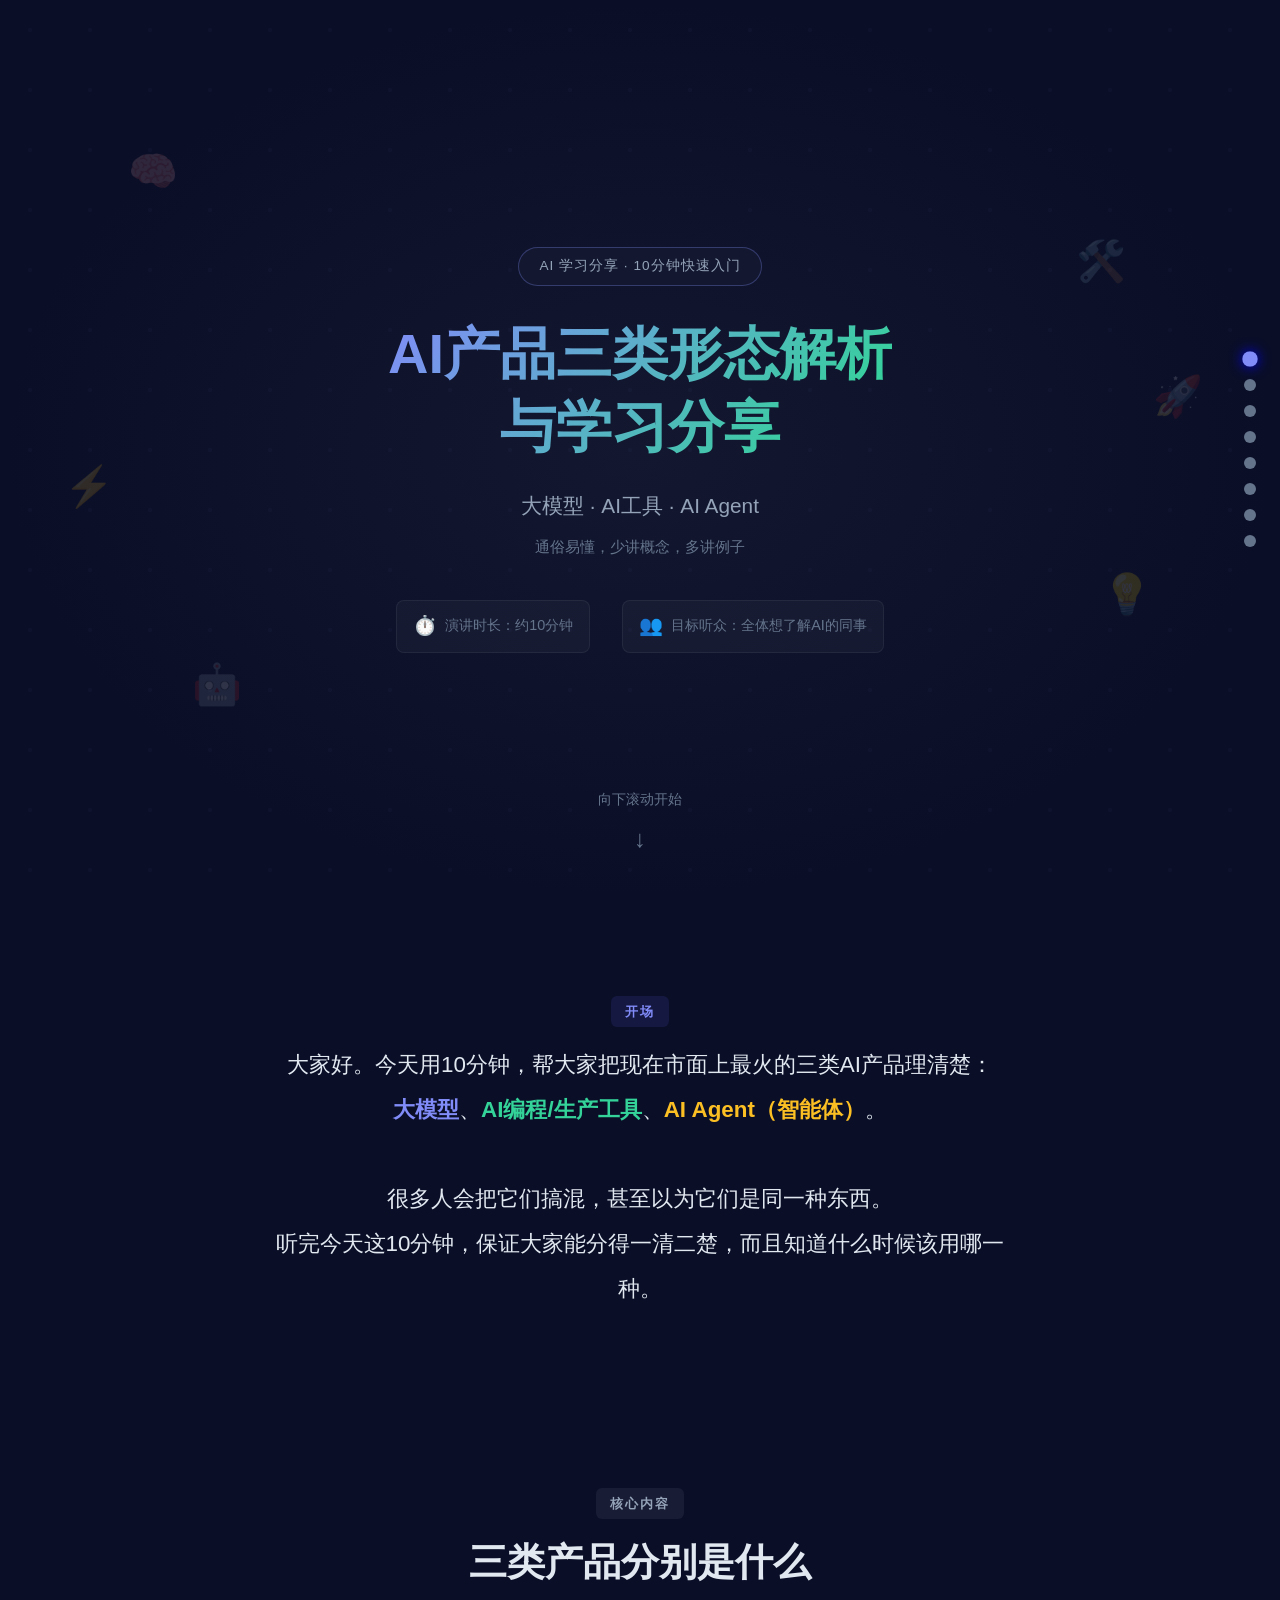
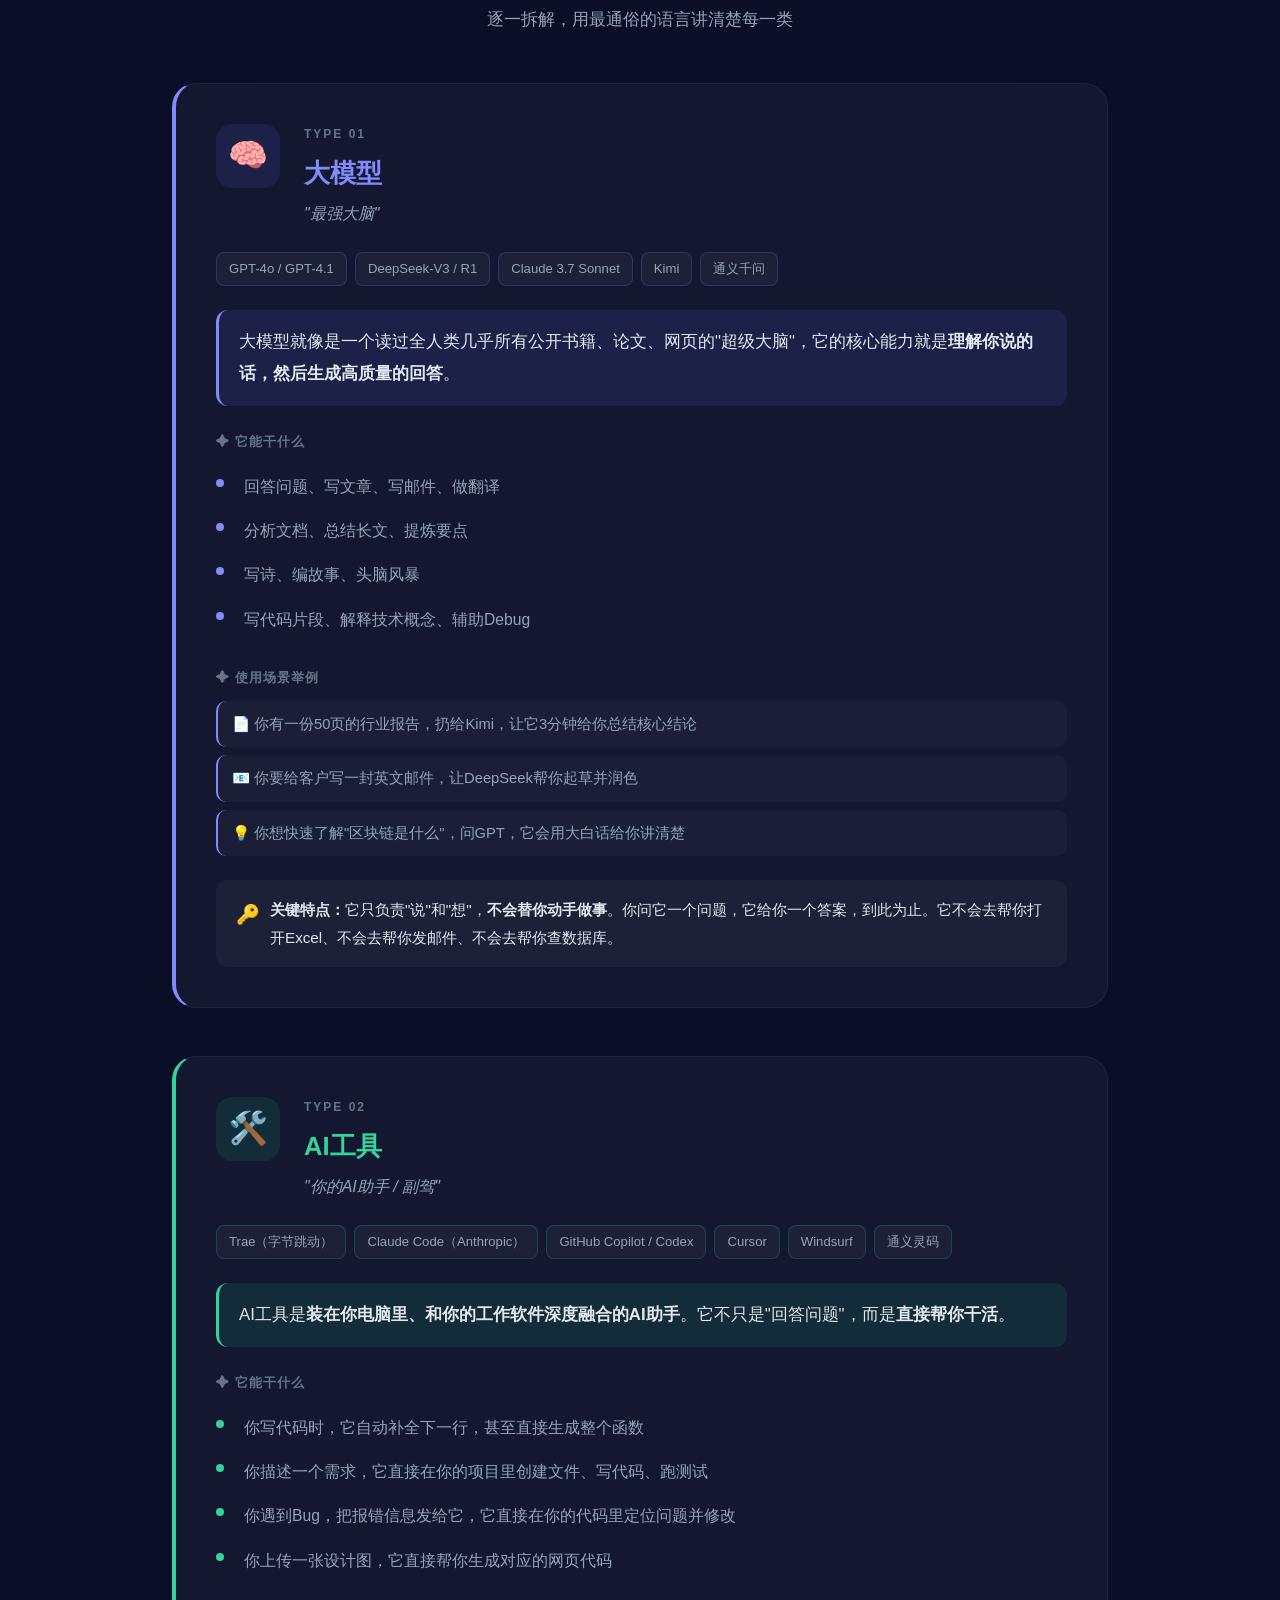
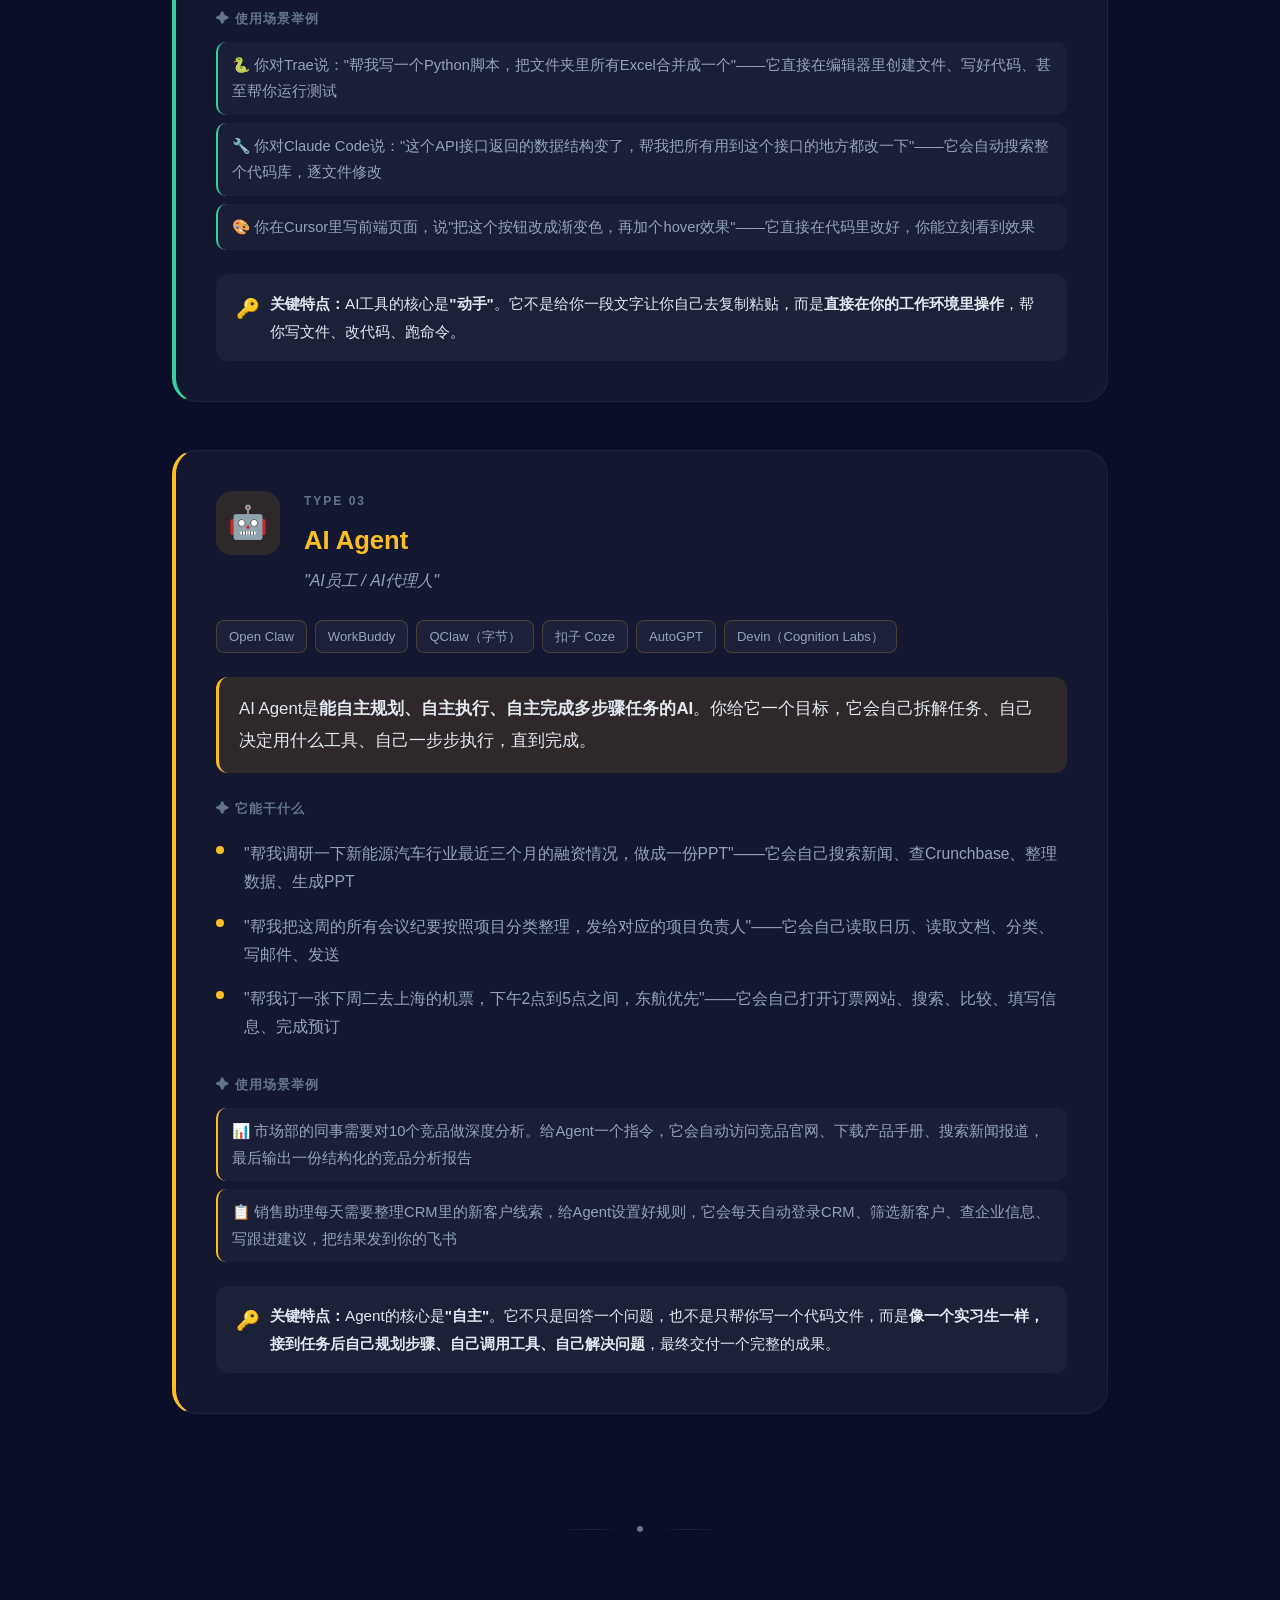
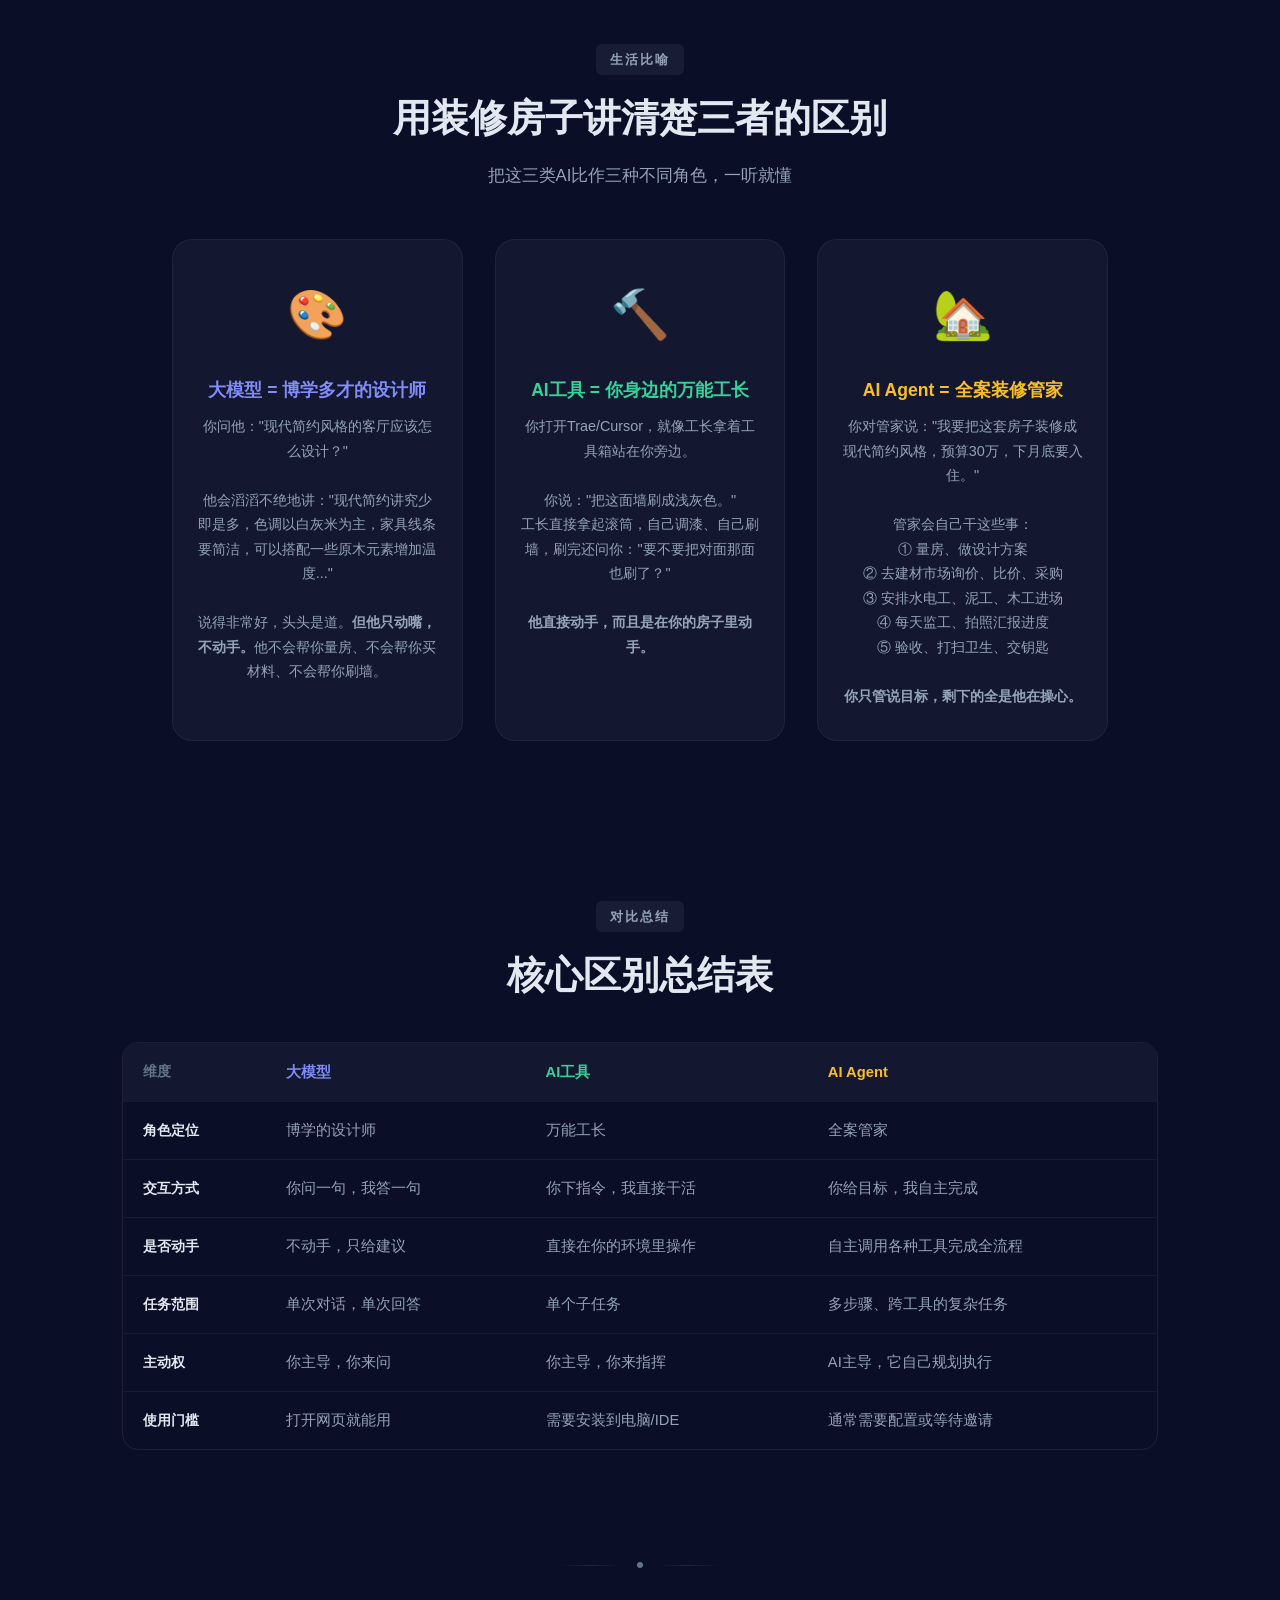
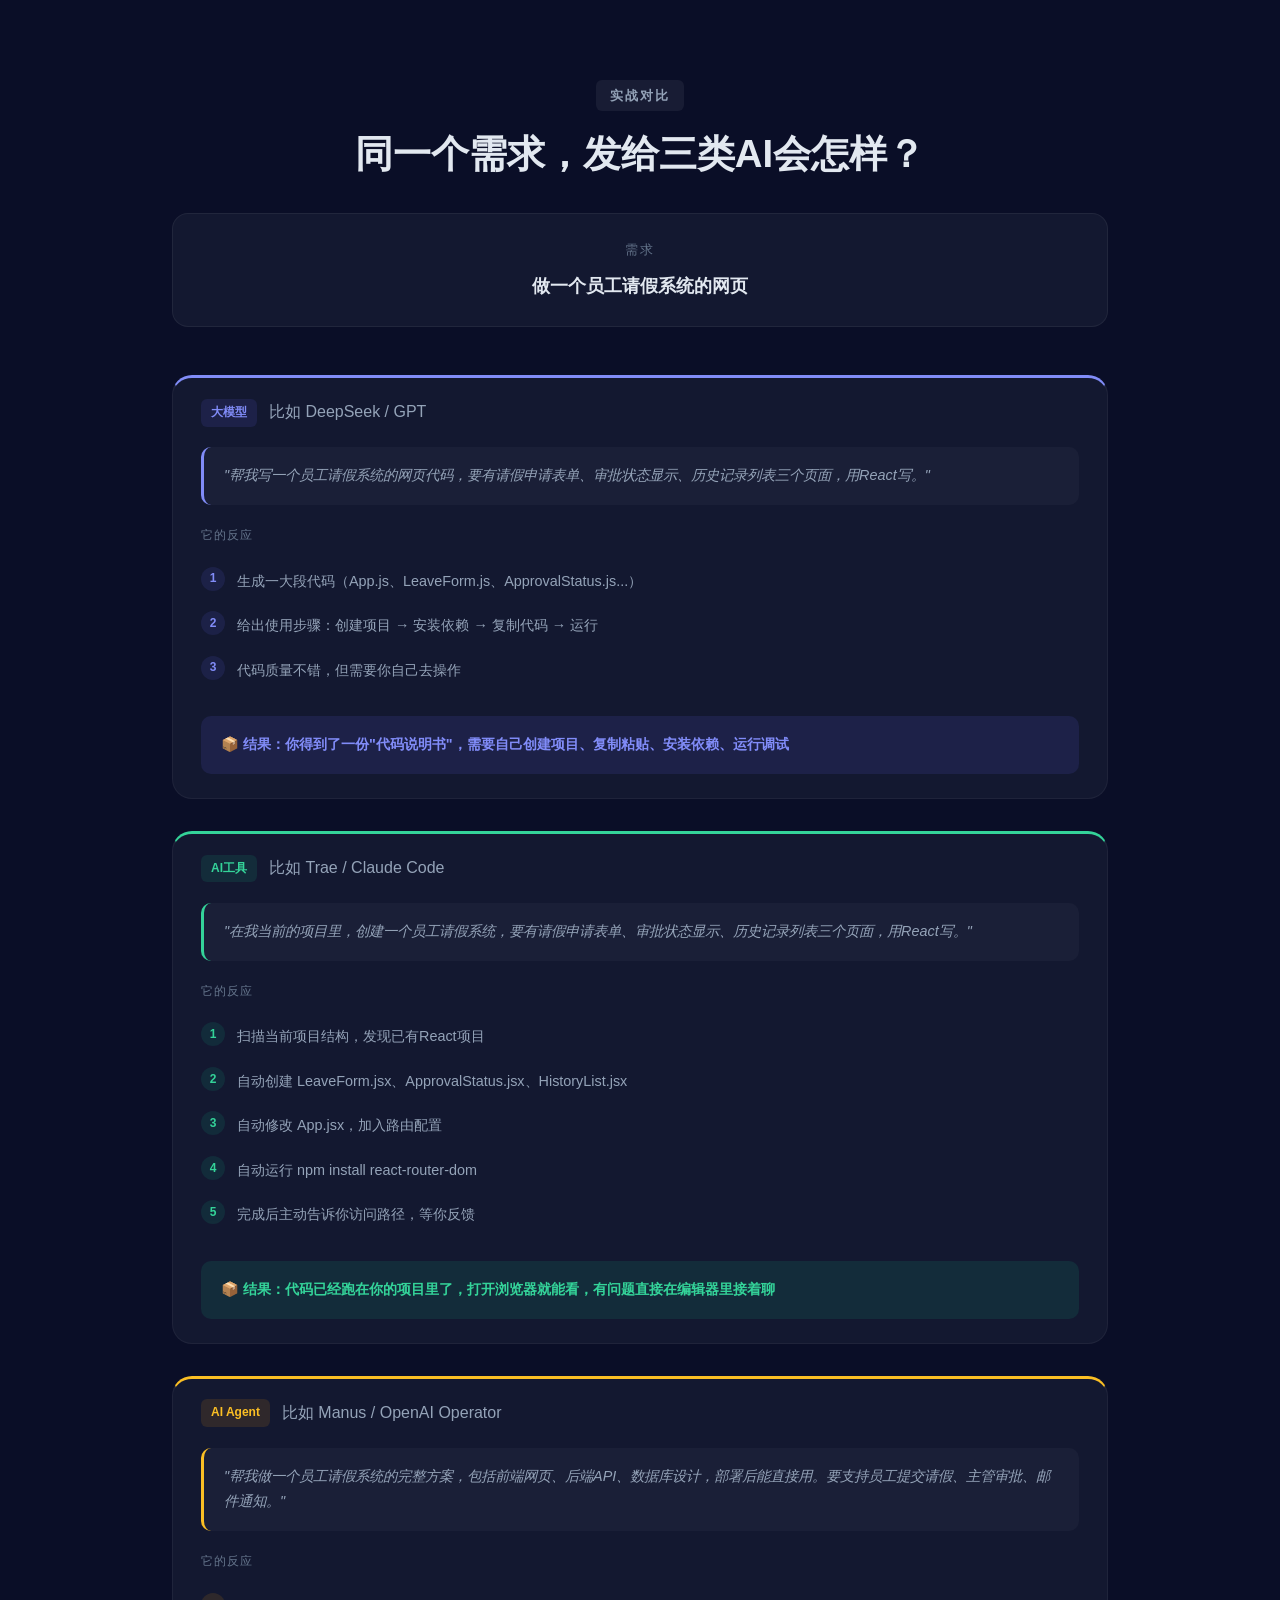
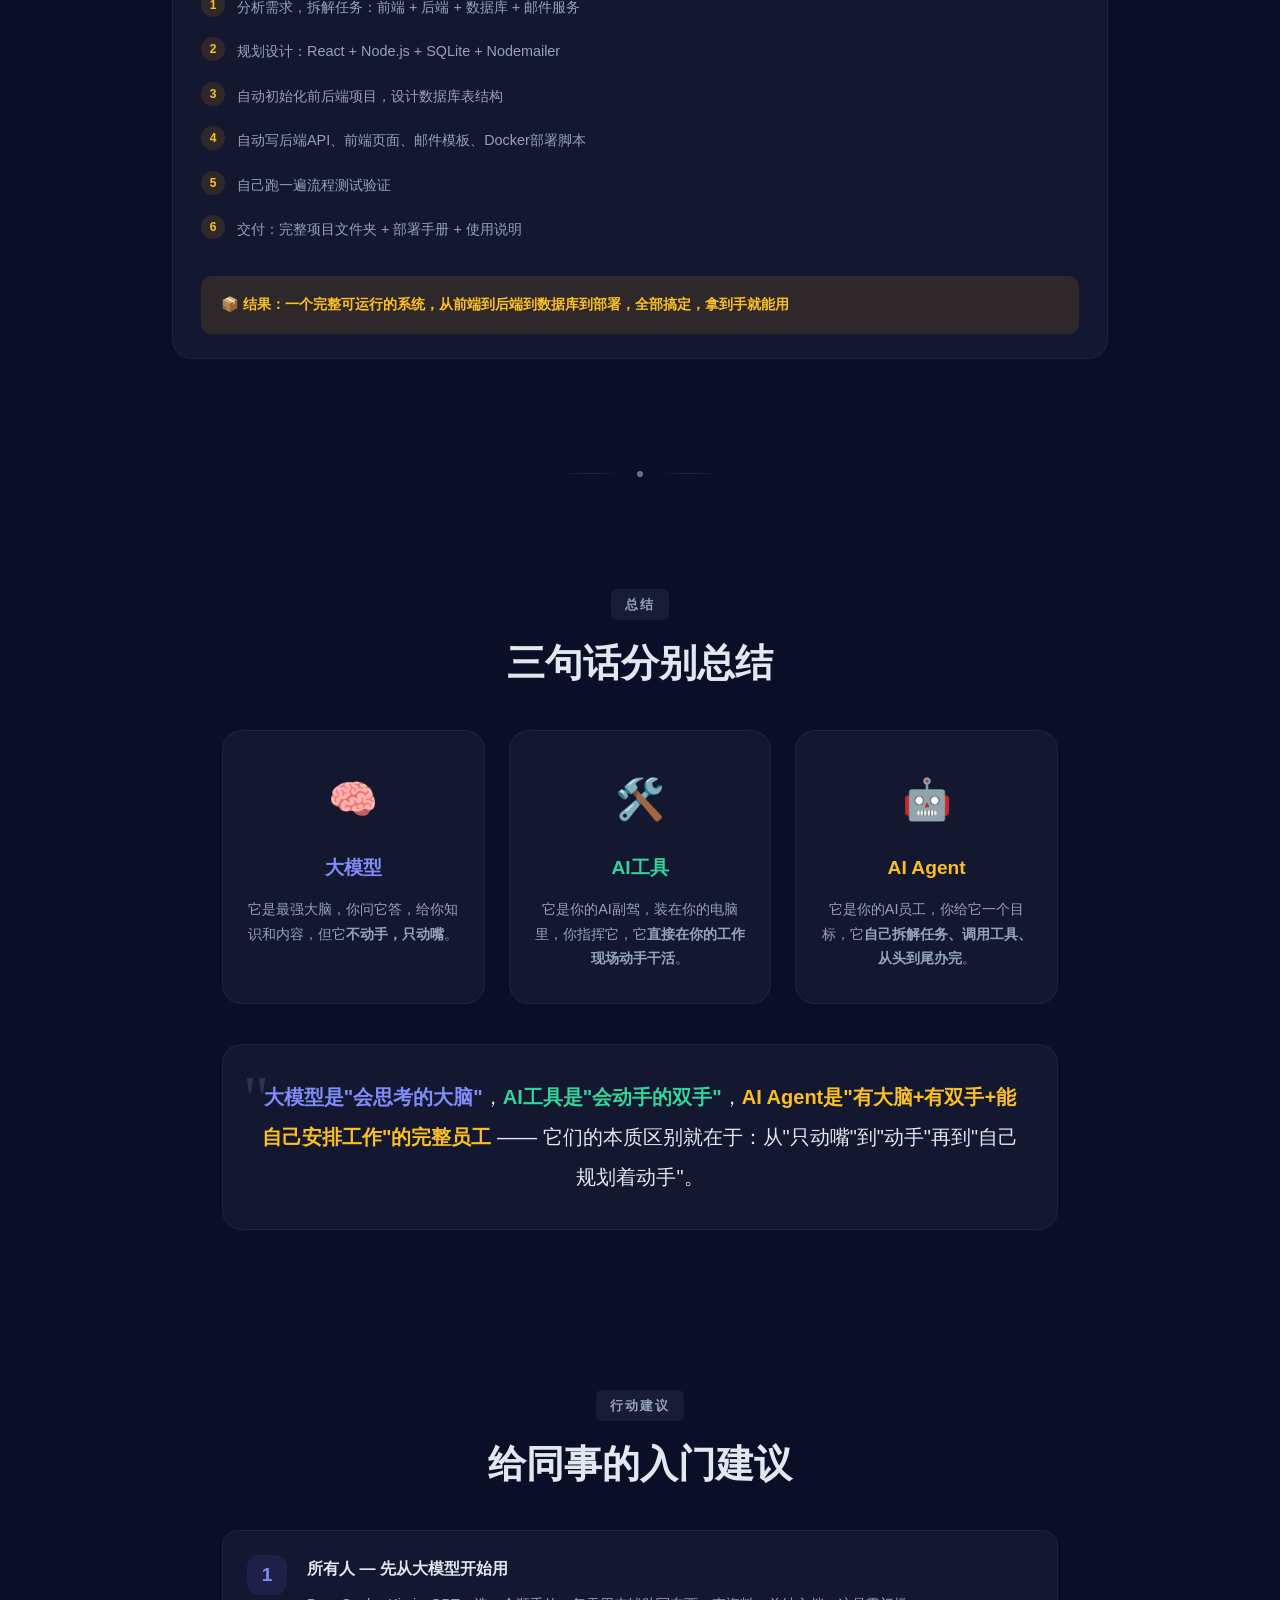
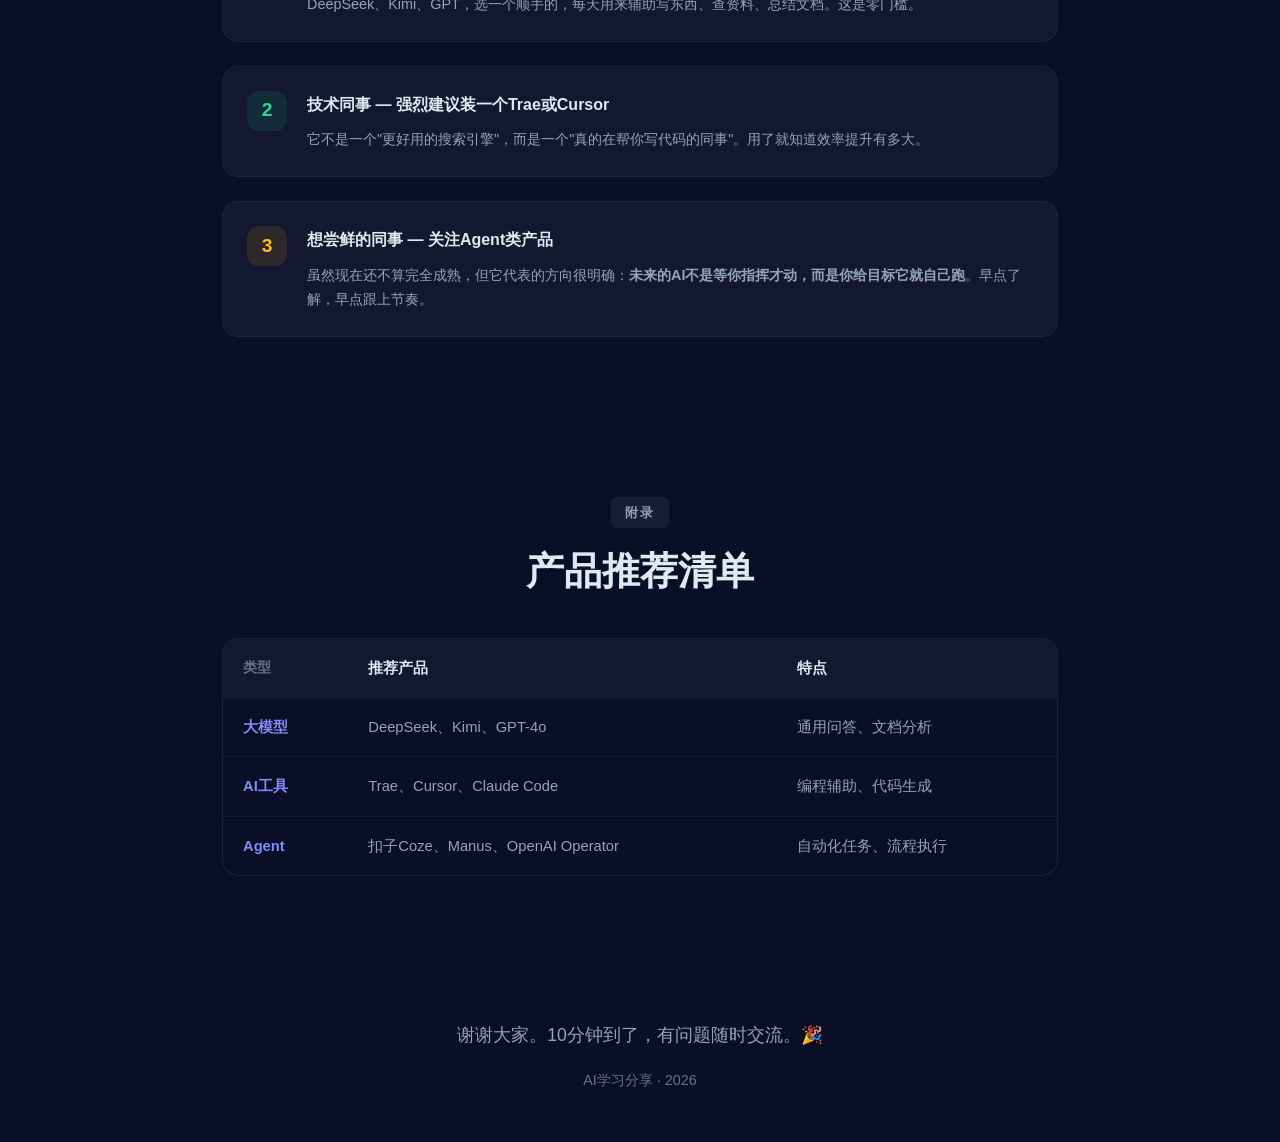
<file: ai-study.html>
<!DOCTYPE html>
<html lang="zh-CN">
<head>
<meta charset="UTF-8">
<meta name="viewport" content="width=device-width, initial-scale=1.0">
<title>AI产品三类形态解析与学习分享</title>
<style>
/* ===== 全局重置与基础 ===== */
*{margin:0;padding:0;box-sizing:border-box}
:root{
  --bg-dark:#0a0e27;
  --bg-card:#131830;
  --bg-card-hover:#1a2040;
  --text-primary:#e2e8f0;
  --text-secondary:#94a3b8;
  --text-muted:#64748b;
  --color-model:#818cf8;
  --color-model-bg:rgba(99,102,241,.12);
  --color-tool:#34d399;
  --color-tool-bg:rgba(16,185,129,.12);
  --color-agent:#fbbf24;
  --color-agent-bg:rgba(245,158,11,.12);
  --gradient-1:linear-gradient(135deg,#667eea 0%,#764ba2 100%);
  --gradient-2:linear-gradient(135deg,#10b981 0%,#059669 100%);
  --gradient-3:linear-gradient(135deg,#f59e0b 0%,#d97706 100%);
  --gradient-title:linear-gradient(135deg,#818cf8 0%,#34d399 50%,#fbbf24 100%);
  --shadow-glow-model:0 0 40px rgba(99,102,241,.2);
  --shadow-glow-tool:0 0 40px rgba(16,185,129,.2);
  --shadow-glow-agent:0 0 40px rgba(245,158,11,.2);
}
html{scroll-behavior:smooth;font-size:16px}
body{
  font-family:-apple-system,BlinkMacSystemFont,'Segoe UI','PingFang SC','Hiragino Sans GB','Microsoft YaHei',sans-serif;
  background:var(--bg-dark);
  color:var(--text-primary);
  line-height:1.8;
  overflow-x:hidden;
  min-height:100vh;
}

/* ===== 顶部进度条 ===== */
#progress-bar{
  position:fixed;top:0;left:0;height:4px;width:0%;
  background:var(--gradient-title);
  z-index:1000;
  transition:width .1s ease;
  box-shadow:0 0 10px rgba(129,140,248,.5);
}

/* ===== 导航点 ===== */
#nav-dots{
  position:fixed;right:24px;top:50%;transform:translateY(-50%);
  z-index:999;display:flex;flex-direction:column;gap:14px;
}
.nav-dot{
  width:12px;height:12px;border-radius:50%;
  background:var(--text-muted);cursor:pointer;
  transition:all .3s ease;border:2px solid transparent;
}
.nav-dot.active{background:var(--color-model);transform:scale(1.3);box-shadow:0 0 10px currentColor}
.nav-dot:hover{border-color:var(--text-primary)}

/* ===== 通用动画类 ===== */
.reveal{opacity:0;transform:translateY(40px);transition:opacity .8s cubic-bezier(.16,1,.3,1),transform .8s cubic-bezier(.16,1,.3,1)}
.reveal.visible{opacity:1;transform:translateY(0)}
.reveal-delay-1{transition-delay:.15s}
.reveal-delay-2{transition-delay:.3s}
.reveal-delay-3{transition-delay:.45s}
.reveal-delay-4{transition-delay:.6s}
.reveal-delay-5{transition-delay:.75s}

@keyframes float{0%,100%{transform:translateY(0)}50%{transform:translateY(-16px)}}
@keyframes pulse-glow{0%,100%{box-shadow:0 0 20px rgba(99,102,241,.2)}50%{box-shadow:0 0 40px rgba(99,102,241,.4)}}
@keyframes shimmer{0%{background-position:-200% 0}100%{background-position:200% 0}}
@keyframes fadeInScale{from{opacity:0;transform:scale(.9)}to{opacity:1;transform:scale(1)}}
@keyframes bounce-in{0%{opacity:0;transform:scale(.3) translateY(40px)}60%{opacity:1;transform:scale(1.05) translateY(-5px)}100%{transform:scale(1) translateY(0)}}
@keyframes gradient-shift{0%{background-position:0% 50%}50%{background-position:100% 50%}100%{background-position:0% 50%}}

/* ===== Hero区域 ===== */
.hero{
  min-height:100vh;display:flex;flex-direction:column;
  align-items:center;justify-content:center;
  position:relative;text-align:center;padding:2rem;
  background:radial-gradient(ellipse at center,#131830 0%,#0a0e27 70%);
  overflow:hidden;
}
.hero::before{
  content:'';position:absolute;inset:0;
  background:url("data:image/svg+xml,%3Csvg width='60' height='60' viewBox='0 0 60 60' xmlns='http://www.w3.org/2000/svg'%3E%3Cg fill='none' fill-rule='evenodd'%3E%3Cg fill='%23818cf8' fill-opacity='0.03'%3E%3Ccircle cx='30' cy='30' r='2'/%3E%3C/g%3E%3C/g%3E%3C/svg%3E");
  z-index:0;
}
.hero-content{position:relative;z-index:1;max-width:800px}
.hero-badge{
  display:inline-block;padding:6px 20px;border-radius:999px;
  background:var(--bg-card);border:1px solid rgba(129,140,248,.3);
  color:var(--text-secondary);font-size:.85rem;letter-spacing:1px;
  margin-bottom:2rem;animation:fadeInScale 1s ease;
}
.hero h1{
  font-size:clamp(2rem,5vw,3.5rem);font-weight:800;
  line-height:1.3;margin-bottom:1.5rem;
  background:var(--gradient-title);
  background-size:200% auto;
  -webkit-background-clip:text;-webkit-text-fill-color:transparent;
  background-clip:text;
  animation:gradient-shift 4s ease infinite;
}
.hero-subtitle{font-size:clamp(1rem,2vw,1.3rem);color:var(--text-secondary);margin-bottom:.5rem}
.hero-meta{display:flex;gap:2rem;justify-content:center;flex-wrap:wrap;margin-top:2.5rem}
.hero-meta-item{
  display:flex;align-items:center;gap:.5rem;
  color:var(--text-muted);font-size:.9rem;
  padding:8px 16px;border-radius:8px;
  background:rgba(255,255,255,.03);border:1px solid rgba(255,255,255,.06);
}
.hero-meta-item .emoji{font-size:1.2rem}
.hero-scroll-hint{
  position:absolute;bottom:40px;left:50%;transform:translateX(-50%);
  color:var(--text-muted);font-size:.85rem;text-align:center;
  animation:float 2s ease-in-out infinite;
}
.hero-scroll-hint .arrow{display:block;font-size:1.5rem;margin-top:4px}

/* ===== 浮动装饰emoji ===== */
.float-emoji{position:absolute;font-size:2.5rem;opacity:.15;animation:float 6s ease-in-out infinite;z-index:0}
.float-emoji:nth-child(1){top:15%;left:10%;animation-delay:0s}
.float-emoji:nth-child(2){top:25%;right:12%;animation-delay:1s}
.float-emoji:nth-child(3){bottom:20%;left:15%;animation-delay:2s}
.float-emoji:nth-child(4){bottom:30%;right:10%;animation-delay:3s}
.float-emoji:nth-child(5){top:50%;left:5%;animation-delay:1.5s}
.float-emoji:nth-child(6){top:40%;right:6%;animation-delay:.5s}

/* ===== 通用Section ===== */
.section{padding:5rem 2rem;max-width:1000px;margin:0 auto;position:relative}
.section-tag{
  display:inline-block;font-size:.8rem;font-weight:600;
  letter-spacing:2px;text-transform:uppercase;
  padding:4px 14px;border-radius:6px;margin-bottom:1rem;
}
.section-title{font-size:clamp(1.6rem,3.5vw,2.4rem);font-weight:700;margin-bottom:1rem;line-height:1.4}
.section-desc{color:var(--text-secondary);font-size:1.05rem;margin-bottom:2.5rem;max-width:700px}

/* ===== 开场白 ===== */
.opening{text-align:center;padding:6rem 2rem}
.opening-text{font-size:clamp(1.1rem,2vw,1.4rem);color:var(--text-primary);line-height:2;max-width:750px;margin:0 auto}
.opening-highlight{color:var(--color-model);font-weight:600}
.opening-highlight-2{color:var(--color-tool);font-weight:600}
.opening-highlight-3{color:var(--color-agent);font-weight:600}

/* ===== 三类产品卡片 ===== */
.products{display:flex;flex-direction:column;gap:3rem}
.product-card{
  background:var(--bg-card);
  border-radius:24px;padding:2.5rem;
  position:relative;overflow:hidden;
  border:1px solid rgba(255,255,255,.05);
  transition:all .4s cubic-bezier(.16,1,.3,1);
}
.product-card:hover{transform:translateY(-4px);border-color:rgba(255,255,255,.12)}
.product-card.model{border-left:4px solid var(--color-model)}
.product-card.tool{border-left:4px solid var(--color-tool)}
.product-card.agent{border-left:4px solid var(--color-agent)}
.product-card.model:hover{box-shadow:var(--shadow-glow-model)}
.product-card.tool:hover{box-shadow:var(--shadow-glow-tool)}
.product-card.agent:hover{box-shadow:var(--shadow-glow-agent)}

.product-header{display:flex;align-items:flex-start;gap:1.5rem;margin-bottom:1.5rem;flex-wrap:wrap}
.product-icon{
  width:64px;height:64px;border-radius:16px;
  display:flex;align-items:center;justify-content:center;
  font-size:2rem;flex-shrink:0;
  animation:float 4s ease-in-out infinite;
}
.product-card.model .product-icon{background:var(--color-model-bg)}
.product-card.tool .product-icon{background:var(--color-tool-bg)}
.product-card.agent .product-icon{background:var(--color-agent-bg)}

.product-title-group{flex:1;min-width:200px}
.product-number{font-size:.75rem;font-weight:700;letter-spacing:2px;color:var(--text-muted);margin-bottom:4px}
.product-title{font-size:1.6rem;font-weight:700;margin-bottom:4px}
.product-card.model .product-title{color:var(--color-model)}
.product-card.tool .product-title{color:var(--color-tool)}
.product-card.agent .product-title{color:var(--color-agent)}
.product-nickname{font-size:1rem;color:var(--text-secondary);font-style:italic}

.product-representatives{
  display:flex;flex-wrap:wrap;gap:8px;margin-bottom:1.5rem;
}
.rep-tag{
  padding:4px 12px;border-radius:8px;font-size:.82rem;
  background:rgba(255,255,255,.04);border:1px solid rgba(255,255,255,.08);
  color:var(--text-secondary);
}
.product-card.model .rep-tag{border-color:rgba(129,140,248,.2)}
.product-card.tool .rep-tag{border-color:rgba(52,211,153,.2)}
.product-card.agent .rep-tag{border-color:rgba(251,191,36,.2)}

.product-definition{
  font-size:1.05rem;color:var(--text-primary);
  padding:1rem 1.25rem;border-radius:12px;
  margin-bottom:1.5rem;line-height:1.9;
}
.product-card.model .product-definition{background:var(--color-model-bg);border-left:3px solid var(--color-model)}
.product-card.tool .product-definition{background:var(--color-tool-bg);border-left:3px solid var(--color-tool)}
.product-card.agent .product-definition{background:var(--color-agent-bg);border-left:3px solid var(--color-agent)}

.product-section-label{font-size:.8rem;font-weight:600;color:var(--text-muted);letter-spacing:1px;margin-bottom:.75rem;text-transform:uppercase}

.feature-list{list-style:none;padding:0;margin-bottom:1.5rem}
.feature-list li{
  padding:8px 0 8px 28px;position:relative;
  color:var(--text-secondary);font-size:.98rem;
  transition:all .3s ease;
}
.feature-list li::before{
  content:'';position:absolute;left:0;top:14px;
  width:8px;height:8px;border-radius:50%;
}
.product-card.model .feature-list li::before{background:var(--color-model)}
.product-card.tool .feature-list li::before{background:var(--color-tool)}
.product-card.agent .feature-list li::before{background:var(--color-agent)}
.feature-list li:hover{color:var(--text-primary);padding-left:32px}

.scenario-list{list-style:none;padding:0;margin-bottom:1.5rem}
.scenario-list li{
  padding:10px 14px;margin-bottom:8px;border-radius:10px;
  background:rgba(255,255,255,.03);font-size:.92rem;color:var(--text-secondary);
  border-left:2px solid transparent;transition:all .3s ease;
}
.product-card.model .scenario-list li{border-left-color:var(--color-model)}
.product-card.tool .scenario-list li{border-left-color:var(--color-tool)}
.product-card.agent .scenario-list li{border-left-color:var(--color-agent)}
.scenario-list li:hover{background:rgba(255,255,255,.06);transform:translateX(4px)}

.key-feature{
  display:flex;align-items:flex-start;gap:10px;
  padding:1rem 1.25rem;border-radius:12px;
  background:rgba(255,255,255,.04);font-size:.95rem;
}
.key-feature .icon{font-size:1.2rem;flex-shrink:0;margin-top:2px}
.key-feature .text{color:var(--text-primary)}
.key-feature .text strong{font-weight:700}

/* ===== 装修比喻区域 ===== */
.analogy-section{padding:5rem 2rem;max-width:1000px;margin:0 auto}
.analogy-intro{text-align:center;margin-bottom:3rem}
.analogy-cards{display:grid;grid-template-columns:1fr;gap:2rem}
@media(min-width:768px){.analogy-cards{grid-template-columns:repeat(3,1fr)}}

.analogy-card{
  background:var(--bg-card);border-radius:20px;
  padding:2rem 1.5rem;text-align:center;
  position:relative;overflow:hidden;
  border:1px solid rgba(255,255,255,.05);
  transition:all .4s cubic-bezier(.16,1,.3,1);
}
.analogy-card:hover{transform:translateY(-8px) scale(1.02)}
.analogy-card.model:hover{box-shadow:var(--shadow-glow-model);border-color:var(--color-model)}
.analogy-card.tool:hover{box-shadow:var(--shadow-glow-tool);border-color:var(--color-tool)}
.analogy-card.agent:hover{box-shadow:var(--shadow-glow-agent);border-color:var(--color-agent)}

.analogy-emoji{font-size:3rem;margin-bottom:1rem;display:inline-block;animation:float 3s ease-in-out infinite}
.analogy-role{font-size:1.1rem;font-weight:700;margin-bottom:.5rem}
.analogy-card.model .analogy-role{color:var(--color-model)}
.analogy-card.tool .analogy-role{color:var(--color-tool)}
.analogy-card.agent .analogy-role{color:var(--color-agent)}
.analogy-desc{font-size:.9rem;color:var(--text-secondary);line-height:1.7}
.analogy-arrow{font-size:1.5rem;color:var(--text-muted);margin:.75rem 0}

/* ===== 对比表格 ===== */
.comparison-section{padding:5rem 2rem;max-width:1100px;margin:0 auto}
.comparison-table-wrapper{overflow-x:auto;border-radius:16px;border:1px solid rgba(255,255,255,.08)}
.comparison-table{width:100%;border-collapse:collapse;font-size:.92rem;min-width:700px}
.comparison-table th{
  padding:1rem 1.25rem;text-align:left;font-weight:700;
  background:var(--bg-card);position:sticky;top:0;
}
.comparison-table th:first-child{color:var(--text-muted);font-size:.85rem}
.comparison-table th.model{color:var(--color-model)}
.comparison-table th.tool{color:var(--color-tool)}
.comparison-table th.agent{color:var(--color-agent)}
.comparison-table td{
  padding:1rem 1.25rem;border-top:1px solid rgba(255,255,255,.05);
  color:var(--text-secondary);line-height:1.7;
}
.comparison-table td:first-child{font-weight:600;color:var(--text-primary);font-size:.88rem;white-space:nowrap}
.comparison-table tr:hover td{background:rgba(255,255,255,.02)}
.comparison-table tr{transition:background .3s ease}

/* ===== 提示词对比区域 ===== */
.prompt-section{padding:5rem 2rem;max-width:1000px;margin:0 auto}
.prompt-scenario{
  text-align:center;padding:1.5rem;border-radius:16px;
  background:var(--bg-card);border:1px solid rgba(255,255,255,.06);
  margin-bottom:3rem;
}
.prompt-scenario .label{font-size:.8rem;color:var(--text-muted);letter-spacing:2px;text-transform:uppercase}
.prompt-scenario .text{font-size:1.15rem;color:var(--text-primary);margin-top:.5rem;font-weight:600}

.prompt-cards{display:flex;flex-direction:column;gap:2rem}
.prompt-card{
  background:var(--bg-card);border-radius:20px;
  overflow:hidden;border:1px solid rgba(255,255,255,.05);
  transition:all .4s ease;
}
.prompt-card:hover{transform:translateY(-3px)}
.prompt-card.model{border-top:3px solid var(--color-model)}
.prompt-card.tool{border-top:3px solid var(--color-tool)}
.prompt-card.agent{border-top:3px solid var(--color-agent)}

.prompt-card-header{padding:1.25rem 1.75rem;display:flex;align-items:center;gap:.75rem}
.prompt-card-header .badge{
  font-size:.75rem;font-weight:700;padding:3px 10px;border-radius:6px;
}
.prompt-card.model .badge{background:var(--color-model-bg);color:var(--color-model)}
.prompt-card.tool .badge{background:var(--color-tool-bg);color:var(--color-tool)}
.prompt-card.agent .badge{background:var(--color-agent-bg);color:var(--color-agent)}
.prompt-card-header .title{font-size:1rem;color:var(--text-secondary)}

.prompt-box{
  margin:0 1.75rem 1.25rem;padding:1rem 1.25rem;
  border-radius:10px;background:rgba(255,255,255,.03);
  border-left:3px solid var(--text-muted);
  font-size:.9rem;color:var(--text-secondary);font-style:italic;
}
.prompt-card.model .prompt-box{border-left-color:var(--color-model)}
.prompt-card.tool .prompt-box{border-left-color:var(--color-tool)}
.prompt-card.agent .prompt-box{border-left-color:var(--color-agent)}

.prompt-response{padding:0 1.75rem 1.5rem}
.prompt-response-label{font-size:.75rem;color:var(--text-muted);letter-spacing:1px;text-transform:uppercase;margin-bottom:.75rem}
.prompt-steps{list-style:none;padding:0;counter-reset:step}
.prompt-step{
  padding:10px 0 10px 36px;position:relative;
  color:var(--text-secondary);font-size:.9rem;line-height:1.7;
  counter-increment:step;
}
.prompt-step::before{
  content:counter(step);position:absolute;left:0;top:8px;
  width:24px;height:24px;border-radius:50%;
  display:flex;align-items:center;justify-content:center;
  font-size:.75rem;font-weight:700;
}
.prompt-card.model .prompt-step::before{background:var(--color-model-bg);color:var(--color-model)}
.prompt-card.tool .prompt-step::before{background:var(--color-tool-bg);color:var(--color-tool)}
.prompt-card.agent .prompt-step::before{background:var(--color-agent-bg);color:var(--color-agent)}

.prompt-result{
  margin:0 1.75rem 1.5rem;padding:1rem 1.25rem;
  border-radius:10px;font-size:.9rem;font-weight:600;
  display:flex;align-items:flex-start;gap:.5rem;
}
.prompt-card.model .prompt-result{background:var(--color-model-bg);color:var(--color-model)}
.prompt-card.tool .prompt-result{background:var(--color-tool-bg);color:var(--color-tool)}
.prompt-card.agent .prompt-result{background:var(--color-agent-bg);color:var(--color-agent)}

/* ===== 总结区域 ===== */
.summary-section{padding:5rem 2rem;max-width:900px;margin:0 auto;text-align:center}
.summary-cards{display:grid;grid-template-columns:1fr;gap:1.5rem;margin-bottom:2.5rem}
@media(min-width:768px){.summary-cards{grid-template-columns:repeat(3,1fr)}}
.summary-card{
  padding:2rem 1.5rem;border-radius:20px;
  background:var(--bg-card);border:1px solid rgba(255,255,255,.05);
  transition:all .4s ease;
}
.summary-card:hover{transform:translateY(-6px)}
.summary-card.model:hover{box-shadow:var(--shadow-glow-model)}
.summary-card.tool:hover{box-shadow:var(--shadow-glow-tool)}
.summary-card.agent:hover{box-shadow:var(--shadow-glow-agent)}
.summary-card .emoji{font-size:2.5rem;margin-bottom:1rem;display:inline-block;animation:float 3s ease-in-out infinite}
.summary-card .title{font-size:1.2rem;font-weight:700;margin-bottom:.75rem}
.summary-card.model .title{color:var(--color-model)}
.summary-card.tool .title{color:var(--color-tool)}
.summary-card.agent .title{color:var(--color-agent)}
.summary-card .desc{font-size:.9rem;color:var(--text-secondary);line-height:1.7}

.summary-quote{
  font-size:clamp(1rem,2vw,1.25rem);line-height:2;
  color:var(--text-primary);padding:2rem;
  border-radius:20px;background:var(--bg-card);
  border:1px solid rgba(255,255,255,.05);
  position:relative;
}
.summary-quote::before{
  content:'"';position:absolute;top:-10px;left:20px;
  font-size:4rem;color:var(--text-muted);opacity:.3;
  font-family:Georgia,serif;
}
.summary-quote .hl-model{color:var(--color-model);font-weight:700}
.summary-quote .hl-tool{color:var(--color-tool);font-weight:700}
.summary-quote .hl-agent{color:var(--color-agent);font-weight:700}

/* ===== 建议区域 ===== */
.advice-section{padding:5rem 2rem;max-width:900px;margin:0 auto}
.advice-list{display:flex;flex-direction:column;gap:1.5rem}
.advice-item{
  display:flex;gap:1.25rem;padding:1.5rem;
  border-radius:16px;background:var(--bg-card);
  border:1px solid rgba(255,255,255,.05);
  transition:all .3s ease;align-items:flex-start;
}
.advice-item:hover{transform:translateX(8px);border-color:rgba(255,255,255,.12)}
.advice-num{
  width:40px;height:40px;border-radius:12px;
  display:flex;align-items:center;justify-content:center;
  font-size:1.2rem;font-weight:700;flex-shrink:0;
}
.advice-item:nth-child(1) .advice-num{background:var(--color-model-bg);color:var(--color-model)}
.advice-item:nth-child(2) .advice-num{background:var(--color-tool-bg);color:var(--color-tool)}
.advice-item:nth-child(3) .advice-num{background:var(--color-agent-bg);color:var(--color-agent)}
.advice-content .title{font-size:1rem;font-weight:700;margin-bottom:.5rem;color:var(--text-primary)}
.advice-content .desc{font-size:.9rem;color:var(--text-secondary);line-height:1.7}

/* ===== 推荐清单表格 ===== */
.recommend-section{padding:5rem 2rem;max-width:900px;margin:0 auto}
.recommend-table-wrapper{overflow-x:auto;border-radius:16px;border:1px solid rgba(255,255,255,.08)}
.recommend-table{width:100%;border-collapse:collapse;font-size:.92rem;min-width:500px}
.recommend-table th{padding:1rem 1.25rem;text-align:left;font-weight:700;background:var(--bg-card)}
.recommend-table th:nth-child(1){color:var(--text-muted);font-size:.85rem}
.recommend-table td{padding:1rem 1.25rem;border-top:1px solid rgba(255,255,255,.05);color:var(--text-secondary)}
.recommend-table td:first-child{font-weight:600}
.recommend-table td:nth-child(1){color:var(--color-model)}
.recommend-table td:nth-child(4){color:var(--text-muted);font-size:.85rem}
.recommend-table tr:hover td{background:rgba(255,255,255,.02)}

/* ===== Footer ===== */
.footer{text-align:center;padding:4rem 2rem 3rem;color:var(--text-muted);font-size:.9rem}
.footer .thanks{font-size:1.1rem;color:var(--text-secondary);margin-bottom:1rem}

/* ===== 分割线动画 ===== */
.divider{
  display:flex;align-items:center;justify-content:center;
  gap:1rem;margin:2rem 0;
}
.divider .line{height:1px;width:60px;background:linear-gradient(90deg,transparent,rgba(255,255,255,.1),transparent)}
.divider .dot{width:6px;height:6px;border-radius:50%;background:var(--text-muted)}

/* ===== 响应式 ===== */
@media(max-width:640px){
  .section,.analogy-section,.comparison-section,.prompt-section,.summary-section,.advice-section,.recommend-section{padding:3rem 1rem}
  .product-card{padding:1.75rem 1.25rem}
  .nav-dots{display:none}
  .hero-meta{flex-direction:column;gap:.5rem}
}
</style>
</head>
<body>

<!-- 顶部进度条 -->
<div id="progress-bar"></div>

<!-- 右侧导航点 -->
<div id="nav-dots">
  <a href="#hero" class="nav-dot active" data-section="hero"></a>
  <a href="#opening" class="nav-dot" data-section="opening"></a>
  <a href="#products" class="nav-dot" data-section="products"></a>
  <a href="#analogy" class="nav-dot" data-section="analogy"></a>
  <a href="#comparison" class="nav-dot" data-section="comparison"></a>
  <a href="#prompt" class="nav-dot" data-section="prompt"></a>
  <a href="#summary" class="nav-dot" data-section="summary"></a>
  <a href="#advice" class="nav-dot" data-section="advice"></a>
</div>

<!-- ===== Hero ===== -->
<section class="hero" id="hero">
  <span class="float-emoji">🧠</span>
  <span class="float-emoji">🛠️</span>
  <span class="float-emoji">🤖</span>
  <span class="float-emoji">💡</span>
  <span class="float-emoji">⚡</span>
  <span class="float-emoji">🚀</span>
  <div class="hero-content">
    <span class="hero-badge">AI 学习分享 · 10分钟快速入门</span>
    <h1>AI产品三类形态解析<br>与学习分享</h1>
    <p class="hero-subtitle">大模型 · AI工具 · AI Agent</p>
    <p class="hero-subtitle" style="font-size:.95rem;color:var(--text-muted)">通俗易懂，少讲概念，多讲例子</p>
    <div class="hero-meta">
      <div class="hero-meta-item"><span class="emoji">⏱️</span> 演讲时长：约10分钟</div>
      <div class="hero-meta-item"><span class="emoji">👥</span> 目标听众：全体想了解AI的同事</div>
    </div>
  </div>
  <div class="hero-scroll-hint">向下滚动开始<div class="arrow">↓</div></div>
</section>

<!-- ===== 开场白 ===== -->
<section class="opening" id="opening">
  <div class="reveal">
    <span class="section-tag" style="background:var(--color-model-bg);color:var(--color-model)">开场</span>
  </div>
  <p class="opening-text reveal reveal-delay-1">
    大家好。今天用10分钟，帮大家把现在市面上最火的三类AI产品理清楚：<br>
    <span class="opening-highlight">大模型</span>、<span class="opening-highlight-2">AI编程/生产工具</span>、<span class="opening-highlight-3">AI Agent（智能体）</span>。<br><br>
    很多人会把它们搞混，甚至以为它们是同一种东西。<br>
    听完今天这10分钟，保证大家能分得一清二楚，而且知道什么时候该用哪一种。
  </p>
</section>

<!-- ===== 三类产品详解 ===== -->
<section class="section" id="products">
  <div class="reveal" style="text-align:center;margin-bottom:3rem">
    <span class="section-tag" style="background:rgba(255,255,255,.06);color:var(--text-secondary)">核心内容</span>
    <h2 class="section-title">三类产品分别是什么</h2>
    <p class="section-desc" style="margin:0 auto">逐一拆解，用最通俗的语言讲清楚每一类</p>
  </div>

  <div class="products">
    <!-- 大模型 -->
    <div class="product-card model reveal">
      <div class="product-header">
        <div class="product-icon">🧠</div>
        <div class="product-title-group">
          <div class="product-number">TYPE 01</div>
          <div class="product-title">大模型</div>
          <div class="product-nickname">"最强大脑"</div>
        </div>
      </div>
      <div class="product-representatives">
        <span class="rep-tag">GPT-4o / GPT-4.1</span>
        <span class="rep-tag">DeepSeek-V3 / R1</span>
        <span class="rep-tag">Claude 3.7 Sonnet</span>
        <span class="rep-tag">Kimi</span>
        <span class="rep-tag">通义千问</span>
      </div>
      <div class="product-definition">
        大模型就像是一个读过全人类几乎所有公开书籍、论文、网页的"超级大脑"，它的核心能力就是<strong>理解你说的话，然后生成高质量的回答</strong>。
      </div>
      <div class="product-section-label">✦ 它能干什么</div>
      <ul class="feature-list">
        <li>回答问题、写文章、写邮件、做翻译</li>
        <li>分析文档、总结长文、提炼要点</li>
        <li>写诗、编故事、头脑风暴</li>
        <li>写代码片段、解释技术概念、辅助Debug</li>
      </ul>
      <div class="product-section-label">✦ 使用场景举例</div>
      <ul class="scenario-list">
        <li>📄 你有一份50页的行业报告，扔给Kimi，让它3分钟给你总结核心结论</li>
        <li>📧 你要给客户写一封英文邮件，让DeepSeek帮你起草并润色</li>
        <li>💡 你想快速了解"区块链是什么"，问GPT，它会用大白话给你讲清楚</li>
      </ul>
      <div class="key-feature">
        <span class="icon">🔑</span>
        <span class="text"><strong>关键特点：</strong>它只负责"说"和"想"，<strong>不会替你动手做事</strong>。你问它一个问题，它给你一个答案，到此为止。它不会去帮你打开Excel、不会去帮你发邮件、不会去帮你查数据库。</span>
      </div>
    </div>

    <!-- AI工具 -->
    <div class="product-card tool reveal">
      <div class="product-header">
        <div class="product-icon">🛠️</div>
        <div class="product-title-group">
          <div class="product-number">TYPE 02</div>
          <div class="product-title">AI工具</div>
          <div class="product-nickname">"你的AI助手 / 副驾"</div>
        </div>
      </div>
      <div class="product-representatives">
        <span class="rep-tag">Trae（字节跳动）</span>
        <span class="rep-tag">Claude Code（Anthropic）</span>
        <span class="rep-tag">GitHub Copilot / Codex</span>
        <span class="rep-tag">Cursor</span>
        <span class="rep-tag">Windsurf</span>
        <span class="rep-tag">通义灵码</span>
      </div>
      <div class="product-definition">
        AI工具是<strong>装在你电脑里、和你的工作软件深度融合的AI助手</strong>。它不只是"回答问题"，而是<strong>直接帮你干活</strong>。
      </div>
      <div class="product-section-label">✦ 它能干什么</div>
      <ul class="feature-list">
        <li>你写代码时，它自动补全下一行，甚至直接生成整个函数</li>
        <li>你描述一个需求，它直接在你的项目里创建文件、写代码、跑测试</li>
        <li>你遇到Bug，把报错信息发给它，它直接在你的代码里定位问题并修改</li>
        <li>你上传一张设计图，它直接帮你生成对应的网页代码</li>
      </ul>
      <div class="product-section-label">✦ 使用场景举例</div>
      <ul class="scenario-list">
        <li>🐍 你对Trae说："帮我写一个Python脚本，把文件夹里所有Excel合并成一个"——它直接在编辑器里创建文件、写好代码、甚至帮你运行测试</li>
        <li>🔧 你对Claude Code说："这个API接口返回的数据结构变了，帮我把所有用到这个接口的地方都改一下"——它会自动搜索整个代码库，逐文件修改</li>
        <li>🎨 你在Cursor里写前端页面，说"把这个按钮改成渐变色，再加个hover效果"——它直接在代码里改好，你能立刻看到效果</li>
      </ul>
      <div class="key-feature">
        <span class="icon">🔑</span>
        <span class="text"><strong>关键特点：</strong>AI工具的核心是<strong>"动手"</strong>。它不是给你一段文字让你自己去复制粘贴，而是<strong>直接在你的工作环境里操作</strong>，帮你写文件、改代码、跑命令。</span>
      </div>
    </div>

    <!-- AI Agent -->
    <div class="product-card agent reveal">
      <div class="product-header">
        <div class="product-icon">🤖</div>
        <div class="product-title-group">
          <div class="product-number">TYPE 03</div>
          <div class="product-title">AI Agent</div>
          <div class="product-nickname">"AI员工 / AI代理人"</div>
        </div>
      </div>
      <div class="product-representatives">
        <span class="rep-tag">Open Claw</span>
        <span class="rep-tag">WorkBuddy</span>
        <span class="rep-tag">QClaw（字节）</span>
        <span class="rep-tag">扣子 Coze</span>
        <span class="rep-tag">AutoGPT</span>
        <span class="rep-tag">Devin（Cognition Labs）</span>
      </div>
      <div class="product-definition">
        AI Agent是<strong>能自主规划、自主执行、自主完成多步骤任务的AI</strong>。你给它一个目标，它会自己拆解任务、自己决定用什么工具、自己一步步执行，直到完成。
      </div>
      <div class="product-section-label">✦ 它能干什么</div>
      <ul class="feature-list">
        <li>"帮我调研一下新能源汽车行业最近三个月的融资情况，做成一份PPT"——它会自己搜索新闻、查Crunchbase、整理数据、生成PPT</li>
        <li>"帮我把这周的所有会议纪要按照项目分类整理，发给对应的项目负责人"——它会自己读取日历、读取文档、分类、写邮件、发送</li>
        <li>"帮我订一张下周二去上海的机票，下午2点到5点之间，东航优先"——它会自己打开订票网站、搜索、比较、填写信息、完成预订</li>
      </ul>
      <div class="product-section-label">✦ 使用场景举例</div>
      <ul class="scenario-list">
        <li>📊 市场部的同事需要对10个竞品做深度分析。给Agent一个指令，它会自动访问竞品官网、下载产品手册、搜索新闻报道，最后输出一份结构化的竞品分析报告</li>
        <li>📋 销售助理每天需要整理CRM里的新客户线索，给Agent设置好规则，它会每天自动登录CRM、筛选新客户、查企业信息、写跟进建议，把结果发到你的飞书</li>
      </ul>
      <div class="key-feature">
        <span class="icon">🔑</span>
        <span class="text"><strong>关键特点：</strong>Agent的核心是<strong>"自主"</strong>。它不只是回答一个问题，也不是只帮你写一个代码文件，而是<strong>像一个实习生一样，接到任务后自己规划步骤、自己调用工具、自己解决问题</strong>，最终交付一个完整的成果。</span>
      </div>
    </div>
  </div>
</section>

<div class="divider"><div class="line"></div><div class="dot"></div><div class="line"></div></div>

<!-- ===== 装修比喻 ===== -->
<section class="analogy-section" id="analogy">
  <div class="analogy-intro reveal">
    <span class="section-tag" style="background:rgba(255,255,255,.06);color:var(--text-secondary)">生活比喻</span>
    <h2 class="section-title">用装修房子讲清楚三者的区别</h2>
    <p class="section-desc" style="margin:0 auto">把这三类AI比作三种不同角色，一听就懂</p>
  </div>

  <div class="analogy-cards">
    <div class="analogy-card model reveal">
      <div class="analogy-emoji">🎨</div>
      <div class="analogy-role">大模型 = 博学多才的设计师</div>
      <div class="analogy-desc">
        你问他："现代简约风格的客厅应该怎么设计？"<br><br>
        他会滔滔不绝地讲："现代简约讲究少即是多，色调以白灰米为主，家具线条要简洁，可以搭配一些原木元素增加温度..."<br><br>
        说得非常好，头头是道。<strong>但他只动嘴，不动手。</strong>他不会帮你量房、不会帮你买材料、不会帮你刷墙。
      </div>
    </div>

    <div class="analogy-card tool reveal reveal-delay-1">
      <div class="analogy-emoji">🔨</div>
      <div class="analogy-role">AI工具 = 你身边的万能工长</div>
      <div class="analogy-desc">
        你打开Trae/Cursor，就像工长拿着工具箱站在你旁边。<br><br>
        你说："把这面墙刷成浅灰色。"<br>
        工长直接拿起滚筒，自己调漆、自己刷墙，刷完还问你："要不要把对面那面也刷了？"<br><br>
        <strong>他直接动手，而且是在你的房子里动手。</strong>
      </div>
    </div>

    <div class="analogy-card agent reveal reveal-delay-2">
      <div class="analogy-emoji">🏡</div>
      <div class="analogy-role">AI Agent = 全案装修管家</div>
      <div class="analogy-desc">
        你对管家说："我要把这套房子装修成现代简约风格，预算30万，下月底要入住。"<br><br>
        管家会自己干这些事：<br>
        ① 量房、做设计方案<br>
        ② 去建材市场询价、比价、采购<br>
        ③ 安排水电工、泥工、木工进场<br>
        ④ 每天监工、拍照汇报进度<br>
        ⑤ 验收、打扫卫生、交钥匙<br><br>
        <strong>你只管说目标，剩下的全是他在操心。</strong>
      </div>
    </div>
  </div>
</section>

<!-- ===== 核心区别对比表 ===== -->
<section class="comparison-section" id="comparison">
  <div class="reveal" style="text-align:center;margin-bottom:2.5rem">
    <span class="section-tag" style="background:rgba(255,255,255,.06);color:var(--text-secondary)">对比总结</span>
    <h2 class="section-title">核心区别总结表</h2>
  </div>
  <div class="comparison-table-wrapper reveal">
    <table class="comparison-table">
      <thead>
        <tr>
          <th>维度</th>
          <th class="model">大模型</th>
          <th class="tool">AI工具</th>
          <th class="agent">AI Agent</th>
        </tr>
      </thead>
      <tbody>
        <tr>
          <td>角色定位</td>
          <td>博学的设计师</td>
          <td>万能工长</td>
          <td>全案管家</td>
        </tr>
        <tr>
          <td>交互方式</td>
          <td>你问一句，我答一句</td>
          <td>你下指令，我直接干活</td>
          <td>你给目标，我自主完成</td>
        </tr>
        <tr>
          <td>是否动手</td>
          <td>不动手，只给建议</td>
          <td>直接在你的环境里操作</td>
          <td>自主调用各种工具完成全流程</td>
        </tr>
        <tr>
          <td>任务范围</td>
          <td>单次对话，单次回答</td>
          <td>单个子任务</td>
          <td>多步骤、跨工具的复杂任务</td>
        </tr>
        <tr>
          <td>主动权</td>
          <td>你主导，你来问</td>
          <td>你主导，你来指挥</td>
          <td>AI主导，它自己规划执行</td>
        </tr>
        <tr>
          <td>使用门槛</td>
          <td>打开网页就能用</td>
          <td>需要安装到电脑/IDE</td>
          <td>通常需要配置或等待邀请</td>
        </tr>
      </tbody>
    </table>
  </div>
</section>

<div class="divider"><div class="line"></div><div class="dot"></div><div class="line"></div></div>

<!-- ===== 提示词对比 ===== -->
<section class="prompt-section" id="prompt">
  <div class="reveal" style="text-align:center;margin-bottom:2rem">
    <span class="section-tag" style="background:rgba(255,255,255,.06);color:var(--text-secondary)">实战对比</span>
    <h2 class="section-title">同一个需求，发给三类AI会怎样？</h2>
  </div>
  <div class="prompt-scenario reveal">
    <div class="label">需求</div>
    <div class="text">做一个员工请假系统的网页</div>
  </div>

  <div class="prompt-cards">
    <!-- 大模型 -->
    <div class="prompt-card model reveal">
      <div class="prompt-card-header">
        <span class="badge">大模型</span>
        <span class="title">比如 DeepSeek / GPT</span>
      </div>
      <div class="prompt-box">"帮我写一个员工请假系统的网页代码，要有请假申请表单、审批状态显示、历史记录列表三个页面，用React写。"</div>
      <div class="prompt-response">
        <div class="prompt-response-label">它的反应</div>
        <ol class="prompt-steps">
          <li class="prompt-step">生成一大段代码（App.js、LeaveForm.js、ApprovalStatus.js...）</li>
          <li class="prompt-step">给出使用步骤：创建项目 → 安装依赖 → 复制代码 → 运行</li>
          <li class="prompt-step">代码质量不错，但需要你自己去操作</li>
        </ol>
      </div>
      <div class="prompt-result">📦 结果：你得到了一份"代码说明书"，需要自己创建项目、复制粘贴、安装依赖、运行调试</div>
    </div>

    <!-- AI工具 -->
    <div class="prompt-card tool reveal">
      <div class="prompt-card-header">
        <span class="badge">AI工具</span>
        <span class="title">比如 Trae / Claude Code</span>
      </div>
      <div class="prompt-box">"在我当前的项目里，创建一个员工请假系统，要有请假申请表单、审批状态显示、历史记录列表三个页面，用React写。"</div>
      <div class="prompt-response">
        <div class="prompt-response-label">它的反应</div>
        <ol class="prompt-steps">
          <li class="prompt-step">扫描当前项目结构，发现已有React项目</li>
          <li class="prompt-step">自动创建 LeaveForm.jsx、ApprovalStatus.jsx、HistoryList.jsx</li>
          <li class="prompt-step">自动修改 App.jsx，加入路由配置</li>
          <li class="prompt-step">自动运行 npm install react-router-dom</li>
          <li class="prompt-step">完成后主动告诉你访问路径，等你反馈</li>
        </ol>
      </div>
      <div class="prompt-result">📦 结果：代码已经跑在你的项目里了，打开浏览器就能看，有问题直接在编辑器里接着聊</div>
    </div>

    <!-- AI Agent -->
    <div class="prompt-card agent reveal">
      <div class="prompt-card-header">
        <span class="badge">AI Agent</span>
        <span class="title">比如 Manus / OpenAI Operator</span>
      </div>
      <div class="prompt-box">"帮我做一个员工请假系统的完整方案，包括前端网页、后端API、数据库设计，部署后能直接用。要支持员工提交请假、主管审批、邮件通知。"</div>
      <div class="prompt-response">
        <div class="prompt-response-label">它的反应</div>
        <ol class="prompt-steps">
          <li class="prompt-step">分析需求，拆解任务：前端 + 后端 + 数据库 + 邮件服务</li>
          <li class="prompt-step">规划设计：React + Node.js + SQLite + Nodemailer</li>
          <li class="prompt-step">自动初始化前后端项目，设计数据库表结构</li>
          <li class="prompt-step">自动写后端API、前端页面、邮件模板、Docker部署脚本</li>
          <li class="prompt-step">自己跑一遍流程测试验证</li>
          <li class="prompt-step">交付：完整项目文件夹 + 部署手册 + 使用说明</li>
        </ol>
      </div>
      <div class="prompt-result">📦 结果：一个完整可运行的系统，从前端到后端到数据库到部署，全部搞定，拿到手就能用</div>
    </div>
  </div>
</section>

<div class="divider"><div class="line"></div><div class="dot"></div><div class="line"></div></div>

<!-- ===== 总结 ===== -->
<section class="summary-section" id="summary">
  <div class="reveal" style="text-align:center;margin-bottom:2.5rem">
    <span class="section-tag" style="background:rgba(255,255,255,.06);color:var(--text-secondary)">总结</span>
    <h2 class="section-title">三句话分别总结</h2>
  </div>

  <div class="summary-cards">
    <div class="summary-card model reveal">
      <div class="emoji">🧠</div>
      <div class="title">大模型</div>
      <div class="desc">它是最强大脑，你问它答，给你知识和内容，但它<strong>不动手，只动嘴</strong>。</div>
    </div>
    <div class="summary-card tool reveal reveal-delay-1">
      <div class="emoji">🛠️</div>
      <div class="title">AI工具</div>
      <div class="desc">它是你的AI副驾，装在你的电脑里，你指挥它，它<strong>直接在你的工作现场动手干活</strong>。</div>
    </div>
    <div class="summary-card agent reveal reveal-delay-2">
      <div class="emoji">🤖</div>
      <div class="title">AI Agent</div>
      <div class="desc">它是你的AI员工，你给它一个目标，它<strong>自己拆解任务、调用工具、从头到尾办完</strong>。</div>
    </div>
  </div>

  <div class="summary-quote reveal reveal-delay-3">
    <span class="hl-model">大模型是"会思考的大脑"</span>，<span class="hl-tool">AI工具是"会动手的双手"</span>，<span class="hl-agent">AI Agent是"有大脑+有双手+能自己安排工作"的完整员工</span> —— 它们的本质区别就在于：从"只动嘴"到"动手"再到"自己规划着动手"。
  </div>
</section>

<!-- ===== 给同事的建议 ===== -->
<section class="advice-section" id="advice">
  <div class="reveal" style="text-align:center;margin-bottom:2.5rem">
    <span class="section-tag" style="background:rgba(255,255,255,.06);color:var(--text-secondary)">行动建议</span>
    <h2 class="section-title">给同事的入门建议</h2>
  </div>

  <div class="advice-list">
    <div class="advice-item reveal">
      <div class="advice-num">1</div>
      <div class="advice-content">
        <div class="title">所有人 — 先从大模型开始用</div>
        <div class="desc">DeepSeek、Kimi、GPT，选一个顺手的，每天用来辅助写东西、查资料、总结文档。这是零门槛。</div>
      </div>
    </div>
    <div class="advice-item reveal reveal-delay-1">
      <div class="advice-num">2</div>
      <div class="advice-content">
        <div class="title">技术同事 — 强烈建议装一个Trae或Cursor</div>
        <div class="desc">它不是一个"更好用的搜索引擎"，而是一个"真的在帮你写代码的同事"。用了就知道效率提升有多大。</div>
      </div>
    </div>
    <div class="advice-item reveal reveal-delay-2">
      <div class="advice-num">3</div>
      <div class="advice-content">
        <div class="title">想尝鲜的同事 — 关注Agent类产品</div>
        <div class="desc">虽然现在还不算完全成熟，但它代表的方向很明确：<strong>未来的AI不是等你指挥才动，而是你给目标它就自己跑</strong>。早点了解，早点跟上节奏。</div>
      </div>
    </div>
  </div>
</section>

<!-- ===== 推荐清单 ===== -->
<section class="recommend-section" id="recommend">
  <div class="reveal" style="text-align:center;margin-bottom:2.5rem">
    <span class="section-tag" style="background:rgba(255,255,255,.06);color:var(--text-secondary)">附录</span>
    <h2 class="section-title">产品推荐清单</h2>
  </div>
  <div class="recommend-table-wrapper reveal">
    <table class="recommend-table">
      <thead>
        <tr>
          <th>类型</th>
          <th>推荐产品</th>
          <th>特点</th>
        </tr>
      </thead>
      <tbody>
        <tr>
          <td>大模型</td>
          <td>DeepSeek、Kimi、GPT-4o</td>
          <td>通用问答、文档分析</td>
        </tr>
        <tr>
          <td>AI工具</td>
          <td>Trae、Cursor、Claude Code</td>
          <td>编程辅助、代码生成</td>
        </tr>
        <tr>
          <td>Agent</td>
          <td>扣子Coze、Manus、OpenAI Operator</td>
          <td>自动化任务、流程执行</td>
        </tr>
      </tbody>
    </table>
  </div>
</section>

<!-- ===== Footer ===== -->
<footer class="footer">
  <div class="thanks">谢谢大家。10分钟到了，有问题随时交流。🎉</div>
  <div>AI学习分享 · 2026</div>
</footer>

<script>
// ===== 滚动进度条 =====
const progressBar = document.getElementById('progress-bar');
window.addEventListener('scroll', () => {
  const scrollTop = window.scrollY;
  const docHeight = document.documentElement.scrollHeight - window.innerHeight;
  const progress = (scrollTop / docHeight) * 100;
  progressBar.style.width = progress + '%';
});

// ===== 滚动动画 (Intersection Observer) =====
const observerOptions = {
  threshold: 0.1,
  rootMargin: '0px 0px -80px 0px'
};
const observer = new IntersectionObserver((entries) => {
  entries.forEach(entry => {
    if (entry.isIntersecting) {
      entry.target.classList.add('visible');
    }
  });
}, observerOptions);
document.querySelectorAll('.reveal').forEach(el => observer.observe(el));

// ===== 导航点高亮 =====
const sections = document.querySelectorAll('section[id], div[id="hero"]');
const navDots = document.querySelectorAll('.nav-dot');
const navObserver = new IntersectionObserver((entries) => {
  entries.forEach(entry => {
    if (entry.isIntersecting) {
      const id = entry.target.id;
      navDots.forEach(dot => {
        dot.classList.toggle('active', dot.dataset.section === id);
      });
    }
  });
}, { threshold: 0.3 });
sections.forEach(sec => navObserver.observe(sec));

// ===== 导航点点击平滑滚动 =====
navDots.forEach(dot => {
  dot.addEventListener('click', (e) => {
    e.preventDefault();
    const target = document.getElementById(dot.dataset.section);
    if (target) target.scrollIntoView({ behavior: 'smooth' });
  });
});
</script>
</body>
</html>
</file>
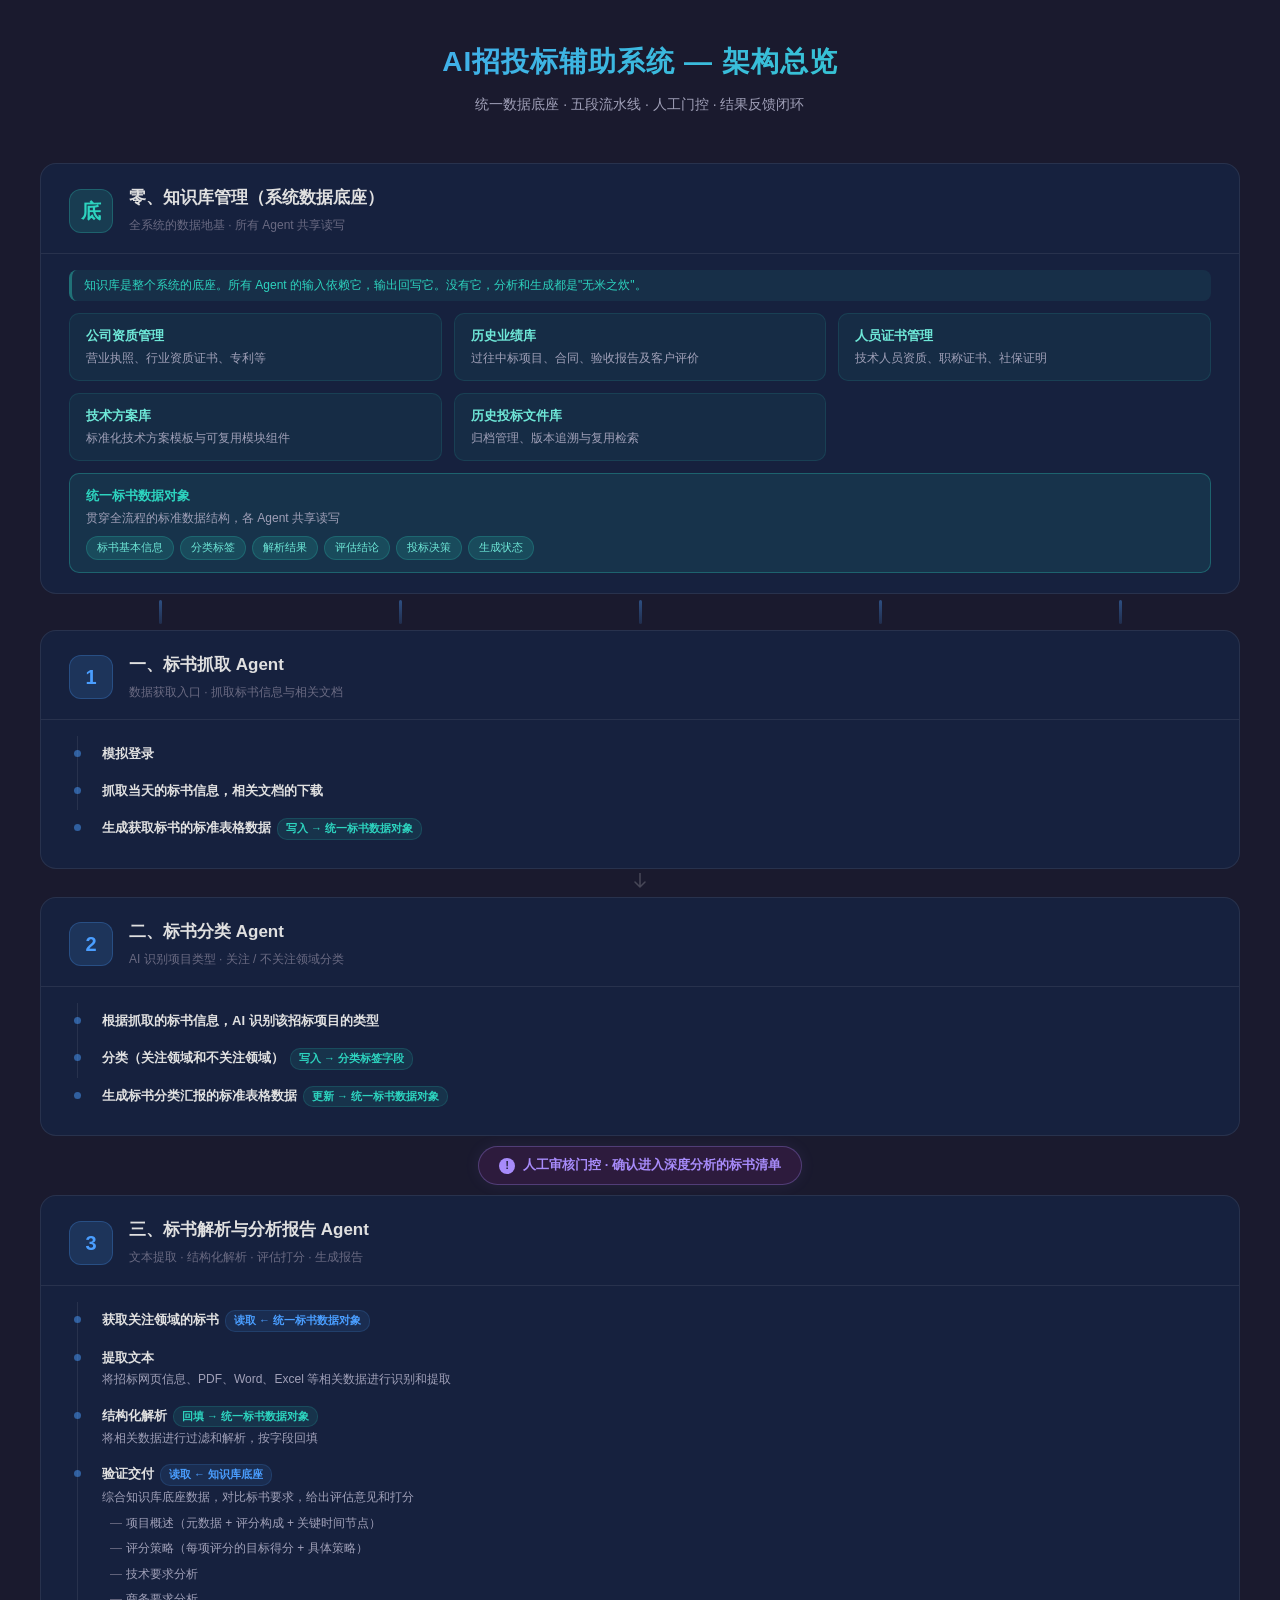
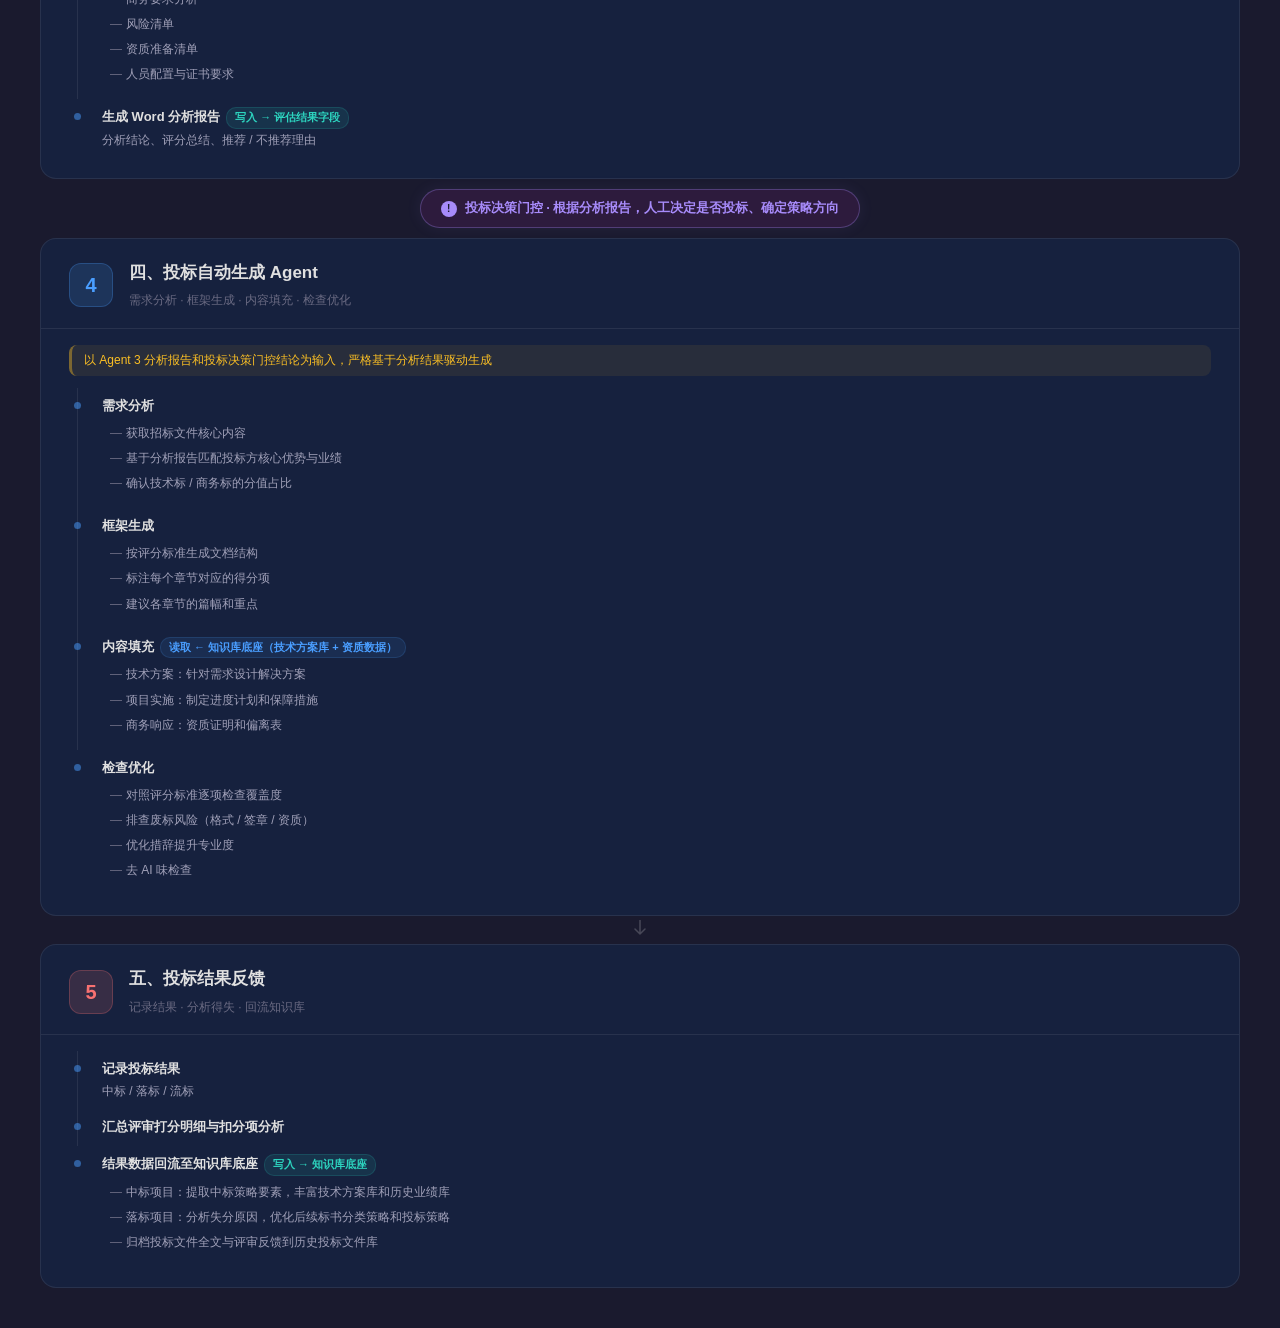
<file: ai-tender.html>
<!DOCTYPE html>
<html lang="zh-CN">
<head>
<meta charset="UTF-8">
<meta name="viewport" content="width=device-width, initial-scale=1.0">
<title>AI招投标辅助系统 — 架构总览</title>
<style>
  :root {
    --bg: #1a1a2e;
    --bg-card: #16213e;
    --bg-card-hover: #1c2b50;
    --bg-foundation: #0d3b2e;
    --bg-gate: #2d1b3d;
    --text: #e0e0e0;
    --text-muted: #a0a0b8;
    --text-faint: #6a6a82;
    --accent-blue: #4a9eff;
    --accent-teal: #2dd4bf;
    --accent-purple: #a78bfa;
    --accent-amber: #fbbf24;
    --accent-coral: #f87171;
    --border: rgba(255,255,255,0.08);
    --border-bright: rgba(255,255,255,0.15);
  }
  * { margin:0; padding:0; box-sizing:border-box; }
  body {
    font-family: "Microsoft YaHei", "PingFang SC", -apple-system, sans-serif;
    background: var(--bg);
    color: var(--text);
    line-height: 1.6;
    padding: 40px 20px;
    min-height: 100vh;
  }
  .container { max-width: 1200px; margin: 0 auto; }

  /* ---- Header ---- */
  .header { text-align: center; margin-bottom: 48px; }
  .header h1 {
    font-size: 28px; font-weight: 600; letter-spacing: 1px;
    background: linear-gradient(135deg, var(--accent-blue), var(--accent-teal));
    -webkit-background-clip: text;
    -webkit-text-fill-color: transparent;
    margin-bottom: 8px;
  }
  .header .subtitle { font-size: 14px; color: var(--text-muted); }

  /* ---- Foundation ---- */
  .foundation {
    background: linear-gradient(135deg, #0d3b2e 0%, #0a2e22 100%);
    border: 1px solid rgba(45, 212, 191, 0.2);
    border-radius: 16px;
    padding: 28px 32px;
    margin-bottom: 0;
    position: relative;
    box-shadow: 0 0 40px rgba(45, 212, 191, 0.05);
  }
  .foundation-label {
    display: inline-flex; align-items: center; gap: 8px;
    font-size: 13px; font-weight: 600;
    color: var(--accent-teal);
    letter-spacing: 2px;
    text-transform: uppercase;
    margin-bottom: 6px;
  }
  .foundation-label::before { content: ""; width: 8px; height: 8px; border-radius: 50%; background: var(--accent-teal); box-shadow: 0 0 8px var(--accent-teal); }
  .foundation h2 {
    font-size: 20px; font-weight: 600; color: #e0fbf3; margin-bottom: 4px;
  }
  .foundation-desc { font-size: 13px; color: var(--text-muted); margin-bottom: 18px; }
  .foundation-grid {
    display: grid; grid-template-columns: repeat(3, 1fr); gap: 12px;
  }
  .foundation-item {
    background: rgba(45, 212, 191, 0.06);
    border: 1px solid rgba(45, 212, 191, 0.12);
    border-radius: 10px;
    padding: 12px 16px;
    font-size: 13px;
    transition: background 0.2s;
  }
  .foundation-item:hover { background: rgba(45, 212, 191, 0.12); }
  .foundation-item .fi-title { font-weight: 600; color: #6ee7d7; margin-bottom: 2px; }
  .foundation-item .fi-desc { font-size: 12px; color: var(--text-muted); }
  .foundation-item.data-object {
    grid-column: span 3;
    border-color: rgba(45, 212, 191, 0.3);
    background: rgba(45, 212, 191, 0.1);
  }
  .foundation-item.data-object .fi-title { color: var(--accent-teal); }
  .field-chips { display: flex; flex-wrap: wrap; gap: 6px; margin-top: 8px; }
  .field-chip {
    font-size: 11px; padding: 2px 10px; border-radius: 12px;
    background: rgba(45,212,191,0.15); color: #6ee7d7; border: 1px solid rgba(45,212,191,0.2);
  }

  /* ---- Connecting bar ---- */
  .connect-bar {
    display: flex; justify-content: center; padding: 6px 0;
  }
  .connect-bar .pillars {
    display: flex; justify-content: space-around; width: 100%;
  }
  .pillar {
    width: 3px; height: 24px;
    background: linear-gradient(to bottom, rgba(74,158,255,0.4), rgba(74,158,255,0.15));
    border-radius: 2px;
  }

  /* ---- Pipeline ---- */
  .pipeline {
    display: flex; flex-direction: column; gap: 0;
  }

  /* ---- Agent Card ---- */
  .agent-card {
    background: var(--bg-card);
    border: 1px solid var(--border);
    border-radius: 16px;
    padding: 0;
    overflow: hidden;
    transition: border-color 0.3s, background 0.3s;
    position: relative;
  }
  .agent-card:hover { border-color: var(--border-bright); background: var(--bg-card-hover); }
  .agent-header {
    display: flex; align-items: center; gap: 16px;
    padding: 20px 28px 16px;
    border-bottom: 1px solid var(--border);
  }
  .agent-num {
    width: 44px; height: 44px; border-radius: 12px;
    display: flex; align-items: center; justify-content: center;
    font-size: 20px; font-weight: 700;
    flex-shrink: 0;
  }
  .agent-num.blue { background: rgba(74,158,255,0.15); color: var(--accent-blue); border: 1px solid rgba(74,158,255,0.25); }
  .agent-num.teal { background: rgba(45,212,191,0.15); color: var(--accent-teal); border: 1px solid rgba(45,212,191,0.25); }
  .agent-num.purple { background: rgba(167,139,250,0.15); color: var(--accent-purple); border: 1px solid rgba(167,139,250,0.25); }
  .agent-num.amber { background: rgba(251,191,36,0.15); color: var(--accent-amber); border: 1px solid rgba(251,191,36,0.25); }
  .agent-num.coral { background: rgba(248,113,113,0.15); color: var(--accent-coral); border: 1px solid rgba(248,113,113,0.25); }
  .agent-title { flex: 1; }
  .agent-title h3 { font-size: 17px; font-weight: 600; }
  .agent-title .agent-tag { font-size: 12px; color: var(--text-faint); margin-top: 2px; }
  .agent-body { padding: 16px 28px 20px; }
  .agent-body .note {
    font-size: 12px; color: var(--accent-amber);
    padding: 6px 12px; background: rgba(251,191,36,0.08);
    border-radius: 8px; margin-bottom: 12px;
    border-left: 3px solid rgba(251,191,36,0.4);
  }

  /* ---- Steps ---- */
  .step-list { list-style: none; }
  .step-item {
    padding: 8px 0 8px 24px;
    font-size: 13px;
    position: relative;
    border-left: 1px solid var(--border);
    margin-left: 8px;
  }
  .step-item:last-child { border-left: 1px solid transparent; }
  .step-item::before {
    content: ""; position: absolute; left: -4px; top: 14px;
    width: 7px; height: 7px; border-radius: 50%;
    background: var(--accent-blue); opacity: 0.5;
  }
  .step-item .step-head { font-weight: 600; color: var(--text); }
  .step-item .step-desc { color: var(--text-muted); font-size: 12px; margin-top: 2px; }
  .sub-list {
    list-style: none; margin: 4px 0 4px 8px;
  }
  .sub-list li {
    padding: 3px 0 3px 16px; font-size: 12px; color: var(--text-muted);
    position: relative;
  }
  .sub-list li::before {
    content: "—"; position: absolute; left: 0; color: var(--text-faint);
  }

  /* ---- Gate ---- */
  .gate {
    display: flex; align-items: center; justify-content: center;
    padding: 10px 0;
    position: relative;
  }
  .gate-line {
    width: 2px; height: 12px;
    background: linear-gradient(to bottom, var(--border-bright), transparent);
  }
  .gate-badge {
    display: inline-flex; align-items: center; gap: 8px;
    padding: 8px 20px;
    background: var(--bg-gate);
    border: 1px solid rgba(167,139,250,0.3);
    border-radius: 24px;
    font-size: 13px; font-weight: 600;
    color: var(--accent-purple);
    box-shadow: 0 0 16px rgba(167,139,250,0.08);
  }
  .gate-badge .gate-icon {
    width: 16px; height: 16px; border-radius: 50%;
    background: var(--accent-purple);
    display: flex; align-items: center; justify-content: center;
    font-size: 10px; color: var(--bg);
    font-weight: 700;
  }

  /* ---- Arrow between agents ---- */
  .flow-arrow {
    display: flex; justify-content: center; padding: 4px 0;
  }
  .flow-arrow svg { width: 16px; height: 20px; }

  /* ---- Feedback loop ---- */
  .feedback-section {
    margin-top: 8px;
    border: 1px dashed rgba(45, 212, 191, 0.2);
    border-radius: 16px;
    padding: 20px 28px;
    background: rgba(45, 212, 191, 0.03);
    position: relative;
  }
  .feedback-label {
    position: absolute; top: -12px; left: 24px;
    background: var(--bg);
    padding: 0 12px;
    font-size: 12px; font-weight: 600;
    color: var(--accent-teal);
    letter-spacing: 1px;
  }

  /* ---- Data flow indicators ---- */
  .data-flow-tag {
    display: inline-block;
    font-size: 11px; padding: 1px 8px; border-radius: 10px;
    background: rgba(74,158,255,0.1); color: var(--accent-blue);
    border: 1px solid rgba(74,158,255,0.15);
    margin-left: 6px;
  }
  .data-flow-tag.write { background: rgba(45,212,191,0.1); color: var(--accent-teal); border-color: rgba(45,212,191,0.15); }

  /* ---- Responsive ---- */
  @media (max-width: 768px) {
    .foundation-grid { grid-template-columns: 1fr; }
    .foundation-item.data-object { grid-column: span 1; }
    .header h1 { font-size: 22px; }
    .agent-header { padding: 16px 20px 12px; }
    .agent-body { padding: 12px 20px 16px; }
  }
</style>
</head>
<body>
<div class="container">

  <!-- ========== Header ========== -->
  <div class="header">
    <h1>AI招投标辅助系统 — 架构总览</h1>
    <p class="subtitle">统一数据底座 · 五段流水线 · 人工门控 · 结果反馈闭环</p>
  </div>

  <!-- ========== Pipeline ========== -->
  <div class="pipeline">

    <!-- ========== Agent 0: Foundation ========== -->
    <div class="agent-card">
      <div class="agent-header">
        <div class="agent-num teal">底</div>
        <div class="agent-title">
          <h3>零、知识库管理（系统数据底座）</h3>
          <span class="agent-tag">全系统的数据地基 · 所有 Agent 共享读写</span>
        </div>
      </div>
      <div class="agent-body">
        <p class="note" style="color:var(--accent-teal); background:rgba(45,212,191,0.08); border-left-color:rgba(45,212,191,0.4);">
          知识库是整个系统的底座。所有 Agent 的输入依赖它，输出回写它。没有它，分析和生成都是"无米之炊"。
        </p>
        <div class="foundation-grid">
          <div class="foundation-item">
            <div class="fi-title">公司资质管理</div>
            <div class="fi-desc">营业执照、行业资质证书、专利等</div>
          </div>
          <div class="foundation-item">
            <div class="fi-title">历史业绩库</div>
            <div class="fi-desc">过往中标项目、合同、验收报告及客户评价</div>
          </div>
          <div class="foundation-item">
            <div class="fi-title">人员证书管理</div>
            <div class="fi-desc">技术人员资质、职称证书、社保证明</div>
          </div>
          <div class="foundation-item">
            <div class="fi-title">技术方案库</div>
            <div class="fi-desc">标准化技术方案模板与可复用模块组件</div>
          </div>
          <div class="foundation-item">
            <div class="fi-title">历史投标文件库</div>
            <div class="fi-desc">归档管理、版本追溯与复用检索</div>
          </div>
          <div class="foundation-item data-object">
            <div class="fi-title">统一标书数据对象</div>
            <div class="fi-desc">贯穿全流程的标准数据结构，各 Agent 共享读写</div>
            <div class="field-chips">
              <span class="field-chip">标书基本信息</span>
              <span class="field-chip">分类标签</span>
              <span class="field-chip">解析结果</span>
              <span class="field-chip">评估结论</span>
              <span class="field-chip">投标决策</span>
              <span class="field-chip">生成状态</span>
            </div>
          </div>
        </div>
      </div>
    </div>

    <!-- Connection pillars -->
    <div class="connect-bar">
      <div class="pillars">
        <div class="pillar"></div>
        <div class="pillar"></div>
        <div class="pillar"></div>
        <div class="pillar"></div>
        <div class="pillar"></div>
      </div>
    </div>

    <!-- ========== Agent 1: 标书抓取 ========== -->
    <div class="agent-card">
      <div class="agent-header">
        <div class="agent-num blue">1</div>
        <div class="agent-title">
          <h3>一、标书抓取 Agent</h3>
          <span class="agent-tag">数据获取入口 · 抓取标书信息与相关文档</span>
        </div>
      </div>
      <div class="agent-body">
        <ul class="step-list">
          <li class="step-item">
            <div class="step-head">模拟登录</div>
          </li>
          <li class="step-item">
            <div class="step-head">抓取当天的标书信息，相关文档的下载</div>
          </li>
          <li class="step-item">
            <div class="step-head">生成获取标书的标准表格数据<span class="data-flow-tag write">写入 → 统一标书数据对象</span></div>
          </li>
        </ul>
      </div>
    </div>

    <!-- Flow arrow -->
    <div class="flow-arrow">
      <svg viewBox="0 0 16 20"><path d="M8 0 L8 14 M3 9 L8 14 L13 9" stroke="rgba(255,255,255,0.2)" stroke-width="1.5" fill="none" stroke-linecap="round" stroke-linejoin="round"/></svg>
    </div>

    <!-- ========== Agent 2: 标书分类 ========== -->
    <div class="agent-card">
      <div class="agent-header">
        <div class="agent-num blue">2</div>
        <div class="agent-title">
          <h3>二、标书分类 Agent</h3>
          <span class="agent-tag">AI 识别项目类型 · 关注 / 不关注领域分类</span>
        </div>
      </div>
      <div class="agent-body">
        <ul class="step-list">
          <li class="step-item">
            <div class="step-head">根据抓取的标书信息，AI 识别该招标项目的类型</div>
          </li>
          <li class="step-item">
            <div class="step-head">分类（关注领域和不关注领域）<span class="data-flow-tag write">写入 → 分类标签字段</span></div>
          </li>
          <li class="step-item">
            <div class="step-head">生成标书分类汇报的标准表格数据<span class="data-flow-tag write">更新 → 统一标书数据对象</span></div>
          </li>
        </ul>
      </div>
    </div>

    <!-- Gate 1 -->
    <div class="gate">
      <div class="gate-badge">
        <span class="gate-icon">!</span>
        人工审核门控 · 确认进入深度分析的标书清单
      </div>
    </div>

    <!-- ========== Agent 3: 解析与分析 ========== -->
    <div class="agent-card">
      <div class="agent-header">
        <div class="agent-num blue">3</div>
        <div class="agent-title">
          <h3>三、标书解析与分析报告 Agent</h3>
          <span class="agent-tag">文本提取 · 结构化解析 · 评估打分 · 生成报告</span>
        </div>
      </div>
      <div class="agent-body">
        <ul class="step-list">
          <li class="step-item">
            <div class="step-head">获取关注领域的标书<span class="data-flow-tag">读取 ← 统一标书数据对象</span></div>
          </li>
          <li class="step-item">
            <div class="step-head">提取文本</div>
            <div class="step-desc">将招标网页信息、PDF、Word、Excel 等相关数据进行识别和提取</div>
          </li>
          <li class="step-item">
            <div class="step-head">结构化解析<span class="data-flow-tag write">回填 → 统一标书数据对象</span></div>
            <div class="step-desc">将相关数据进行过滤和解析，按字段回填</div>
          </li>
          <li class="step-item">
            <div class="step-head">验证交付<span class="data-flow-tag">读取 ← 知识库底座</span></div>
            <div class="step-desc">综合知识库底座数据，对比标书要求，给出评估意见和打分</div>
            <ul class="sub-list">
              <li>项目概述（元数据 + 评分构成 + 关键时间节点）</li>
              <li>评分策略（每项评分的目标得分 + 具体策略）</li>
              <li>技术要求分析</li>
              <li>商务要求分析</li>
              <li>风险清单</li>
              <li>资质准备清单</li>
              <li>人员配置与证书要求</li>
            </ul>
          </li>
          <li class="step-item">
            <div class="step-head">生成 Word 分析报告<span class="data-flow-tag write">写入 → 评估结果字段</span></div>
            <div class="step-desc">分析结论、评分总结、推荐 / 不推荐理由</div>
          </li>
        </ul>
      </div>
    </div>

    <!-- Gate 2 -->
    <div class="gate">
      <div class="gate-badge">
        <span class="gate-icon">!</span>
        投标决策门控 · 根据分析报告，人工决定是否投标、确定策略方向
      </div>
    </div>

    <!-- ========== Agent 4: 投标生成 ========== -->
    <div class="agent-card">
      <div class="agent-header">
        <div class="agent-num blue">4</div>
        <div class="agent-title">
          <h3>四、投标自动生成 Agent</h3>
          <span class="agent-tag">需求分析 · 框架生成 · 内容填充 · 检查优化</span>
        </div>
      </div>
      <div class="agent-body">
        <div class="note">
          以 Agent 3 分析报告和投标决策门控结论为输入，严格基于分析结果驱动生成
        </div>
        <ul class="step-list">
          <li class="step-item">
            <div class="step-head">需求分析</div>
            <ul class="sub-list">
              <li>获取招标文件核心内容</li>
              <li>基于分析报告匹配投标方核心优势与业绩</li>
              <li>确认技术标 / 商务标的分值占比</li>
            </ul>
          </li>
          <li class="step-item">
            <div class="step-head">框架生成</div>
            <ul class="sub-list">
              <li>按评分标准生成文档结构</li>
              <li>标注每个章节对应的得分项</li>
              <li>建议各章节的篇幅和重点</li>
            </ul>
          </li>
          <li class="step-item">
            <div class="step-head">内容填充<span class="data-flow-tag">读取 ← 知识库底座（技术方案库 + 资质数据）</span></div>
            <ul class="sub-list">
              <li>技术方案：针对需求设计解决方案</li>
              <li>项目实施：制定进度计划和保障措施</li>
              <li>商务响应：资质证明和偏离表</li>
            </ul>
          </li>
          <li class="step-item">
            <div class="step-head">检查优化</div>
            <ul class="sub-list">
              <li>对照评分标准逐项检查覆盖度</li>
              <li>排查废标风险（格式 / 签章 / 资质）</li>
              <li>优化措辞提升专业度</li>
              <li>去 AI 味检查</li>
            </ul>
          </li>
        </ul>
      </div>
    </div>

    <!-- Flow arrow -->
    <div class="flow-arrow">
      <svg viewBox="0 0 16 20"><path d="M8 0 L8 14 M3 9 L8 14 L13 9" stroke="rgba(255,255,255,0.2)" stroke-width="1.5" fill="none" stroke-linecap="round" stroke-linejoin="round"/></svg>
    </div>

    <!-- ========== Agent 5: 结果反馈 ========== -->
    <div class="agent-card">
      <div class="agent-header">
        <div class="agent-num coral">5</div>
        <div class="agent-title">
          <h3>五、投标结果反馈</h3>
          <span class="agent-tag">记录结果 · 分析得失 · 回流知识库</span>
        </div>
      </div>
      <div class="agent-body">
        <ul class="step-list">
          <li class="step-item">
            <div class="step-head">记录投标结果</div>
            <div class="step-desc">中标 / 落标 / 流标</div>
          </li>
          <li class="step-item">
            <div class="step-head">汇总评审打分明细与扣分项分析</div>
          </li>
          <li class="step-item">
            <div class="step-head">结果数据回流至知识库底座<span class="data-flow-tag write">写入 → 知识库底座</span></div>
            <ul class="sub-list">
              <li>中标项目：提取中标策略要素，丰富技术方案库和历史业绩库</li>
              <li>落标项目：分析失分原因，优化后续标书分类策略和投标策略</li>
              <li>归档投标文件全文与评审反馈到历史投标文件库</li>
            </ul>
          </li>
        </ul>
      </div>
    </div>

  </div><!-- /pipeline -->

</div><!-- /container -->
</body>
</html>
</file>
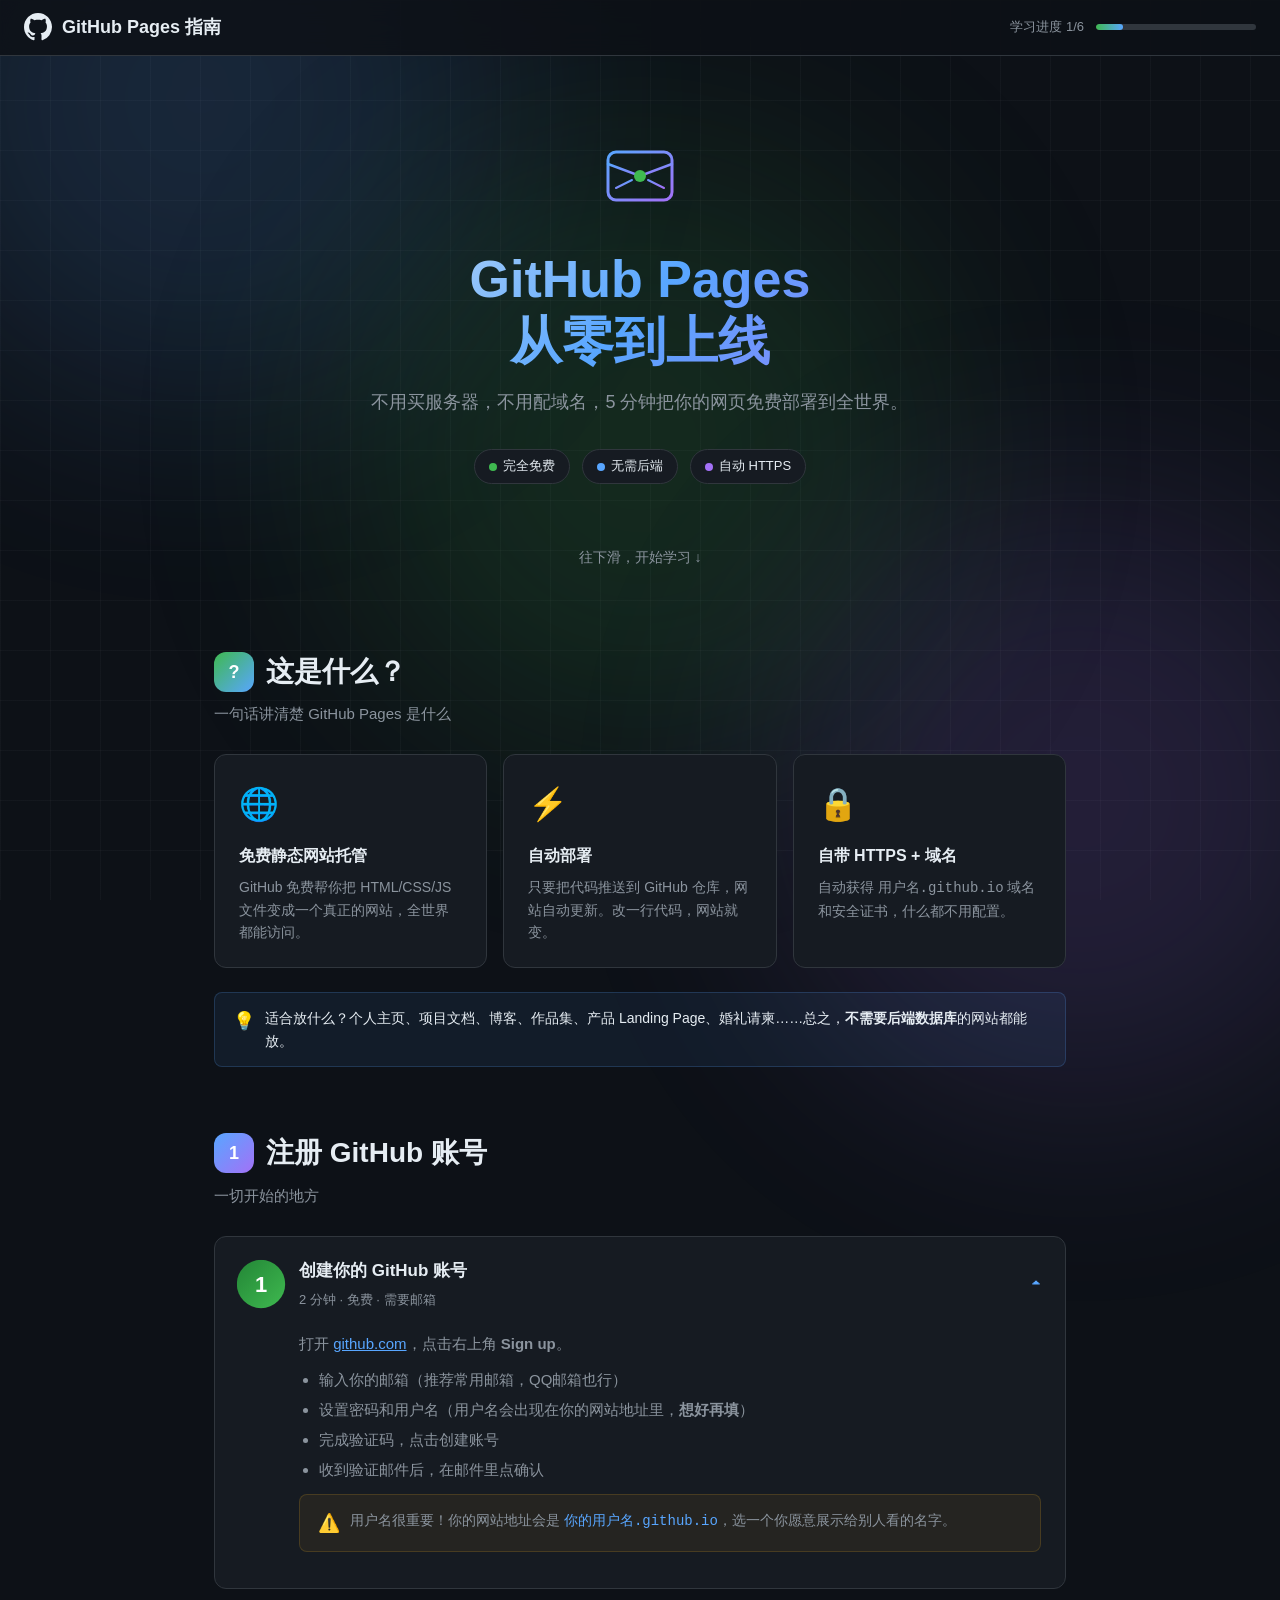
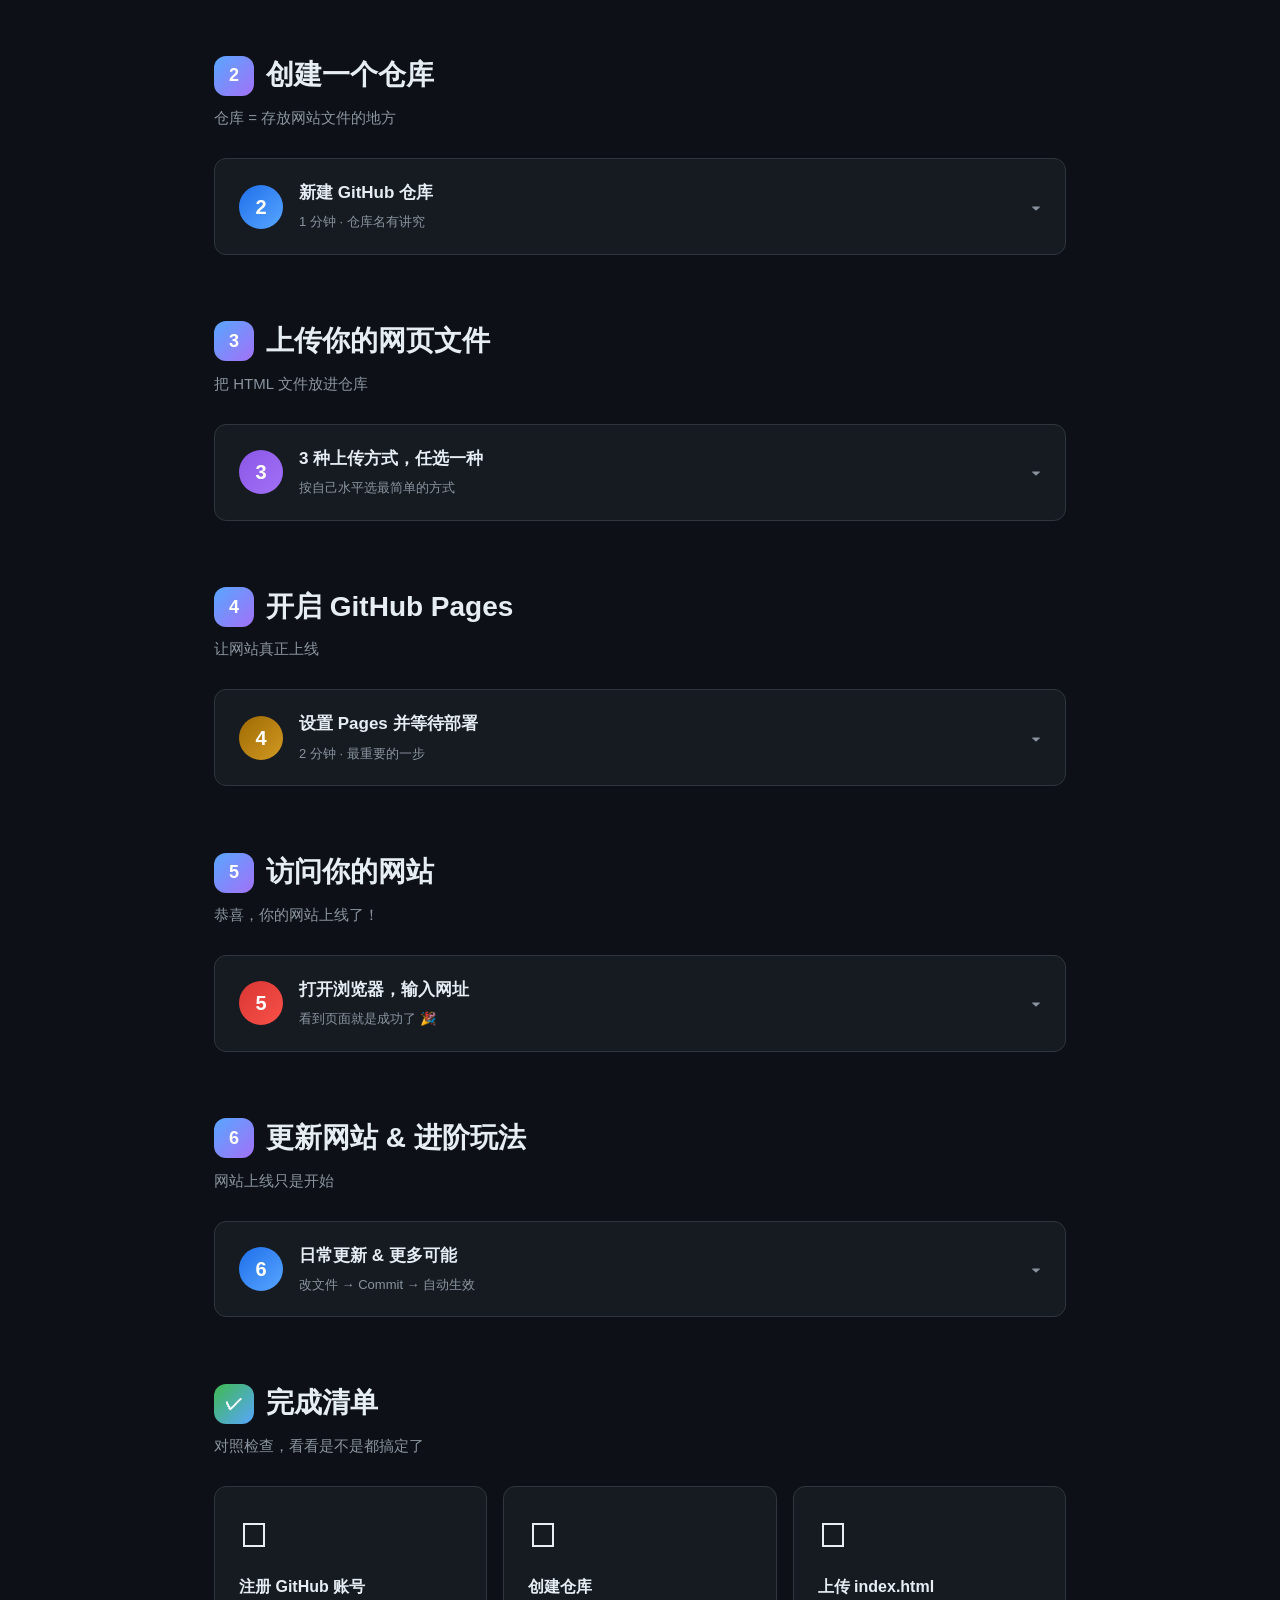
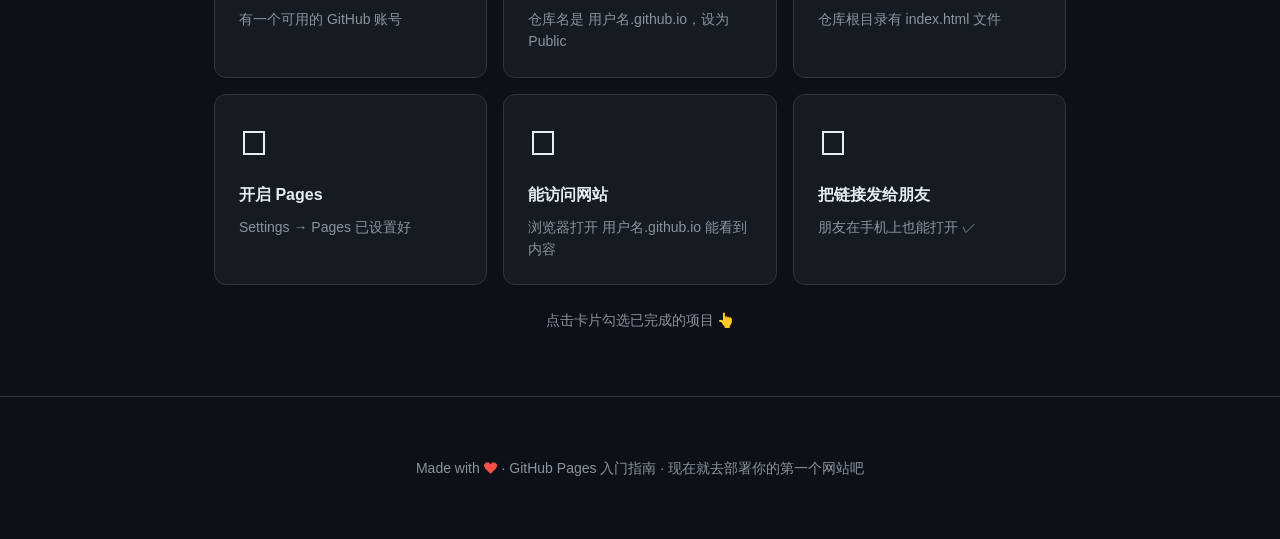
<file: github-pages-guide.html>
<!DOCTYPE html>
<html lang="zh-CN">
<head>
<meta charset="UTF-8">
<meta name="viewport" content="width=device-width, initial-scale=1.0">
<title>GitHub Pages 小白入门指南</title>
<style>
/* ============ CSS Variables ============ */
:root {
  --bg: #0d1117;
  --bg-card: #161b22;
  --bg-hover: #1c2333;
  --border: #30363d;
  --text: #e6edf3;
  --text-secondary: #8b949e;
  --accent: #58a6ff;
  --green: #3fb950;
  --orange: #d29922;
  --purple: #a371f7;
  --red: #f85149;
  --code-bg: #0d1117;
  --shadow: 0 0 0 1px rgba(240,246,252,0.1), 0 4px 24px rgba(0,0,0,0.4);
  --radius: 12px;
  --transition: 0.3s cubic-bezier(0.4, 0, 0.2, 1);
}

* { margin:0; padding:0; box-sizing:border-box; }

html { scroll-behavior:smooth; }

body {
  font-family: -apple-system,BlinkMacSystemFont,'Segoe UI',Helvetica,Arial,sans-serif;
  background: var(--bg);
  color: var(--text);
  line-height:1.6;
  overflow-x:hidden;
}

/* ============ Decorative Background ============ */
.bg-grid {
  position:fixed; inset:0; z-index:0; pointer-events:none;
  background-image:
    linear-gradient(rgba(240,246,252,0.03) 1px, transparent 1px),
    linear-gradient(90deg, rgba(240,246,252,0.03) 1px, transparent 1px);
  background-size:50px 50px;
}
.bg-glow {
  position:fixed; z-index:0; pointer-events:none;
  width:600px; height:600px; border-radius:50%;
  filter:blur(120px); opacity:0.15;
}
.bg-glow.g1 { top:-200px; left:-100px; background:var(--accent); }
.bg-glow.g2 { bottom:-200px; right:-100px; background:var(--purple); }
.bg-glow.g3 { top:50%; left:50%; transform:translate(-50%,-50%); background:var(--green); }

/* ============ Navigation ============ */
nav {
  position:sticky; top:0; z-index:100;
  backdrop-filter:blur(20px);
  background:rgba(13,17,23,0.85);
  border-bottom:1px solid var(--border);
  padding:0 24px;
  display:flex; align-items:center; justify-content:space-between;
  height:56px;
}
nav .logo {
  display:flex; align-items:center; gap:10px;
  font-weight:700; font-size:18px;
}
nav .logo svg { width:28px; height:28px; }
nav .progress-wrap {
  display:flex; align-items:center; gap:12px;
}
nav .progress-bar {
  width:160px; height:6px;
  background:var(--border); border-radius:3px; overflow:hidden;
}
nav .progress-fill {
  height:100%; background:linear-gradient(90deg,var(--green),var(--accent));
  border-radius:3px; transition:width 0.6s cubic-bezier(0.4,0,0.2,1);
}
nav .progress-text { font-size:13px; color:var(--text-secondary); white-space:nowrap; }

/* ============ Main Container ============ */
.container {
  position:relative; z-index:1;
  max-width:900px; margin:0 auto; padding:0 24px;
}

/* ============ Hero Section ============ */
.hero {
  text-align:center; padding:80px 0 60px;
  position:relative;
}
.hero-icon {
  display:inline-block; animation:float 3s ease-in-out infinite;
  margin-bottom:24px;
}
@keyframes float {
  0%,100% { transform:translateY(0); }
  50% { transform:translateY(-12px); }
}
.hero h1 {
  font-size:clamp(32px,5vw,52px); font-weight:800;
  background:linear-gradient(135deg,var(--text) 0%,var(--accent) 50%,var(--purple) 100%);
  -webkit-background-clip:text; -webkit-text-fill-color:transparent;
  background-clip:text; margin-bottom:16px;
  line-height:1.2;
}
.hero p {
  font-size:18px; color:var(--text-secondary); max-width:600px; margin:0 auto 32px;
}
.hero .badge-row {
  display:flex; gap:12px; justify-content:center; flex-wrap:wrap;
}
.hero .badge {
  display:inline-flex; align-items:center; gap:6px;
  padding:6px 14px; border-radius:20px;
  font-size:13px; font-weight:500;
  border:1px solid var(--border);
  background:var(--bg-card);
}
.badge .dot { width:8px; height:8px; border-radius:50%; }
.badge .dot.green { background:var(--green); }
.badge .dot.blue { background:var(--accent); }
.badge .dot.purple { background:var(--purple); }

/* ============ Section Titles ============ */
.section {
  margin-bottom:64px;
  opacity:0; transform:translateY(30px);
  transition:opacity 0.8s, transform 0.8s;
}
.section.visible {
  opacity:1; transform:translateY(0);
}
.section-title {
  font-size:28px; font-weight:700; margin-bottom:8px;
  display:flex; align-items:center; gap:12px;
}
.section-title .num {
  width:40px; height:40px; border-radius:12px;
  background:linear-gradient(135deg,var(--accent),var(--purple));
  display:flex; align-items:center; justify-content:center;
  font-size:18px; font-weight:700; color:#fff; flex-shrink:0;
}
.section-subtitle {
  color:var(--text-secondary); margin-bottom:28px; font-size:15px;
}

/* ============ Info Cards ============ */
.info-cards {
  display:grid; grid-template-columns:repeat(auto-fit,minmax(250px,1fr));
  gap:16px; margin-bottom:24px;
}
.info-card {
  background:var(--bg-card); border:1px solid var(--border);
  border-radius:var(--radius); padding:24px;
  transition:var(--transition); cursor:default;
  position:relative; overflow:hidden;
}
.info-card::before {
  content:''; position:absolute; top:0; left:0; right:0; height:3px;
  background:linear-gradient(90deg,var(--accent),var(--purple));
  transform:scaleX(0); transform-origin:left;
  transition:transform 0.4s;
}
.info-card:hover::before { transform:scaleX(1); }
.info-card:hover {
  transform:translateY(-4px);
  box-shadow:var(--shadow); border-color:var(--accent);
}
.info-card .card-icon { font-size:32px; margin-bottom:12px; }
.info-card h4 { font-size:16px; margin-bottom:8px; }
.info-card p { font-size:14px; color:var(--text-secondary); }

/* ============ Step Cards ============ */
.step {
  background:var(--bg-card); border:1px solid var(--border);
  border-radius:var(--radius); margin-bottom:16px; overflow:hidden;
  transition:var(--transition);
}
.step:hover { border-color:var(--accent); }
.step-header {
  display:flex; align-items:center; gap:16px;
  padding:20px 24px; cursor:pointer;
  user-select:none; transition:background 0.2s;
}
.step-header:hover { background:var(--bg-hover); }
.step-num {
  width:44px; height:44px; border-radius:50%;
  display:flex; align-items:center; justify-content:center;
  font-weight:700; font-size:20px; flex-shrink:0;
  color:#fff; transition:transform 0.3s;
}
.step.open .step-num { transform:scale(1.1); }
.step-num.s1 { background:linear-gradient(135deg,#238636,#3fb950); }
.step-num.s2 { background:linear-gradient(135deg,#1f6feb,#58a6ff); }
.step-num.s3 { background:linear-gradient(135deg,#8957e5,#a371f7); }
.step-num.s4 { background:linear-gradient(135deg,#9e6a03,#d29922); }
.step-num.s5 { background:linear-gradient(135deg,#da3633,#f85149); }
.step-num.s6 { background:linear-gradient(135deg,#1f6feb,#58a6ff); }

.step-info { flex:1; min-width:0; }
.step-info h3 { font-size:17px; margin-bottom:2px; }
.step-info .step-brief { font-size:13px; color:var(--text-secondary); }
.step-arrow {
  font-size:20px; color:var(--text-secondary);
  transition:transform 0.3s; flex-shrink:0;
}
.step.open .step-arrow { transform:rotate(180deg); color:var(--accent); }
.step-done .step-arrow { color:var(--green); }
.step-body {
  max-height:0; overflow:hidden;
  transition:max-height 0.5s cubic-bezier(0.4,0,0.2,1);
}
.step.open .step-body { max-height:2000px; }
.step-content {
  padding:0 24px 24px 84px;
  font-size:15px; color:var(--text-secondary);
}
.step-content p { margin-bottom:12px; }
.step-content ul { padding-left:20px; margin-bottom:12px; }
.step-content li { margin-bottom:6px; }

/* ============ Code Blocks ============ */
.code-block {
  background:var(--code-bg); border:1px solid var(--border);
  border-radius:8px; overflow:hidden; margin:12px 0;
  position:relative;
}
.code-header {
  display:flex; align-items:center; justify-content:space-between;
  padding:8px 16px; border-bottom:1px solid var(--border);
  background:rgba(22,27,34,0.6);
}
.code-lang { font-size:12px; color:var(--text-secondary); font-weight:600; text-transform:uppercase; }
.code-copy {
  background:none; border:1px solid var(--border); color:var(--text-secondary);
  padding:4px 10px; border-radius:6px; font-size:12px; cursor:pointer;
  transition:var(--transition);
}
.code-copy:hover { color:var(--accent); border-color:var(--accent); }
.code-copy.copied { color:var(--green); border-color:var(--green); }
.code-block pre {
  padding:16px; overflow-x:auto; margin:0;
  font-family:'JetBrains Mono','Fira Code','Cascadia Code',Consolas,monospace;
  font-size:14px; line-height:1.6;
}
.code-block code { color:var(--text); }
.code-block .comment { color:#8b949e; }
.code-block .string { color:#a5d6ff; }
.code-block .keyword { color:#ff7b72; }
.code-block .func { color:#d2a8ff; }
.code-block .attr { color:#79c0ff; }

/* ============ Terminal Simulation ============ */
.terminal {
  background:#0d1117; border:1px solid var(--border);
  border-radius:8px; overflow:hidden; margin:12px 0;
  box-shadow:inset 0 1px 0 rgba(255,255,255,0.05);
}
.terminal-bar {
  display:flex; align-items:center; gap:6px;
  padding:10px 16px; background:#161b22;
  border-bottom:1px solid var(--border);
}
.terminal-dot {
  width:10px; height:10px; border-radius:50%;
}
.terminal-dot.red { background:#f85149; }
.terminal-dot.yellow { background:#d29922; }
.terminal-dot.green { background:#3fb950; }
.terminal pre {
  padding:16px; margin:0; font-family:'JetBrains Mono','Cascadia Code',Consolas,monospace;
  font-size:14px; line-height:1.7; color:#e6edf3; overflow-x:auto;
}
.terminal .prompt { color:var(--green); }
.terminal .cmd { color:var(--accent); }
.terminal .output { color:var(--text-secondary); }

/* ============ Tip Box ============ */
.tip {
  background:rgba(88,166,255,0.08); border:1px solid rgba(88,166,255,0.2);
  border-radius:8px; padding:14px 18px; margin:12px 0;
  display:flex; gap:10px; font-size:14px;
}
.tip-icon { flex-shrink:0; font-size:18px; }
.warning {
  background:rgba(210,153,34,0.08); border:1px solid rgba(210,153,34,0.2);
}

/* ============ Comparison Table ============ */
.compare-table {
  width:100%; border-collapse:collapse; margin:16px 0;
  font-size:14px; border-radius:8px; overflow:hidden;
}
.compare-table th {
  background:rgba(88,166,255,0.1); padding:12px 16px;
  text-align:left; font-weight:600; border-bottom:1px solid var(--border);
}
.compare-table td {
  padding:10px 16px; border-bottom:1px solid var(--border);
  color:var(--text-secondary);
}
.compare-table tr:last-child td { border-bottom:none; }
.compare-table tr:hover td { background:var(--bg-hover); }

/* ============ Confetti ============ */
.confetti-container {
  position:fixed; inset:0; z-index:9999; pointer-events:none;
}
.confetti-piece {
  position:absolute; width:10px; height:10px;
  animation:confetti-fall linear forwards;
}
@keyframes confetti-fall {
  0% { transform:translateY(-10vh) rotate(0deg); opacity:1; }
  100% { transform:translateY(110vh) rotate(720deg); opacity:0; }
}

/* ============ Footer ============ */
footer {
  text-align:center; padding:60px 24px;
  border-top:1px solid var(--border); margin-top:40px;
  color:var(--text-secondary); font-size:14px;
}
footer .heart { color:var(--red); }

/* ============ Pulse Dot ============ */
.pulse-dot {
  display:inline-block; width:8px; height:8px;
  background:var(--green); border-radius:50%;
  animation:pulse 2s ease-in-out infinite;
  margin-right:6px;
}
@keyframes pulse {
  0%,100% { box-shadow:0 0 0 0 rgba(63,185,80,0.5); }
  50% { box-shadow:0 0 0 8px rgba(63,185,80,0); }
}

/* ============ Responsive ============ */
@media (max-width:640px) {
  .hero { padding:48px 0 36px; }
  .info-cards { grid-template-columns:1fr; }
  .step-content { padding:0 16px 20px 16px; }
  .step-header { padding:16px; }
  .compare-table { font-size:12px; }
  .compare-table th, .compare-table td { padding:8px 10px; }
}

/* ============ Scroll Indicator ============ */
.scroll-indicator {
  text-align:center; padding:20px 0; animation:bounce 2s infinite;
}
@keyframes bounce {
  0%,100% { transform:translateY(0); opacity:1; }
  50% { transform:translateY(8px); opacity:0.5; }
}

/* ============ Highlight fade-in for just-opened step ============ */
@keyframes fadeInUp {
  from { opacity:0; transform:translateY(12px); }
  to { opacity:1; transform:translateY(0); }
}
.step.open .step-content { animation:fadeInUp 0.4s ease-out; }
</style>
</head>
<body>

<!-- Background Effects -->
<div class="bg-grid"></div>
<div class="bg-glow g1"></div>
<div class="bg-glow g2"></div>
<div class="bg-glow g3"></div>

<!-- Navigation -->
<nav>
  <div class="logo">
    <svg viewBox="0 0 16 16" fill="currentColor"><path d="M8 0C3.58 0 0 3.58 0 8c0 3.54 2.29 6.53 5.47 7.59.4.07.55-.17.55-.38 0-.19-.01-.82-.01-1.49-2.01.37-2.53-.49-2.69-.94-.09-.23-.48-.94-.82-1.13-.28-.15-.68-.52-.01-.53.63-.01 1.08.58 1.23.82.72 1.21 1.87.87 2.33.66.07-.52.28-.87.51-1.07-1.78-.2-3.64-.89-3.64-3.95 0-.87.31-1.59.82-2.15-.08-.2-.36-1.02.08-2.12 0 0 .67-.21 2.2.82.64-.18 1.32-.27 2-.27.68 0 1.36.09 2 .27 1.53-1.04 2.2-.82 2.2-.82.44 1.1.16 1.92.08 2.12.51.56.82 1.27.82 2.15 0 3.07-1.87 3.75-3.65 3.95.29.25.54.73.54 1.48 0 1.07-.01 1.93-.01 2.2 0 .21.15.46.55.38A8.013 8.013 0 0016 8c0-4.42-3.58-8-8-8z"/></svg>
    GitHub Pages 指南
  </div>
  <div class="progress-wrap">
    <span class="progress-text">学习进度 <span id="progressPct">0</span>/6</span>
    <div class="progress-bar"><div class="progress-fill" id="progressFill" style="width:0%"></div></div>
  </div>
</nav>

<!-- Main Content -->
<div class="container">

  <!-- ============ Hero ============ -->
  <section class="hero">
    <div class="hero-icon">
      <svg width="80" height="80" viewBox="0 0 80 80">
        <defs>
          <linearGradient id="hg" x1="0%" y1="0%" x2="100%" y2="100%">
            <stop offset="0%" style="stop-color:#58a6ff"/>
            <stop offset="100%" style="stop-color:#a371f7"/>
          </linearGradient>
        </defs>
        <rect x="8" y="16" width="64" height="48" rx="8" fill="none" stroke="url(#hg)" stroke-width="3"/>
        <path d="M8 28 L40 40 L72 28" fill="none" stroke="url(#hg)" stroke-width="2.5" stroke-linecap="round"/>
        <circle cx="40" cy="40" r="6" fill="#3fb950"/>
        <path d="M16 52 L32 44 M48 44 L64 52" stroke="url(#hg)" stroke-width="2" stroke-linecap="round"/>
      </svg>
    </div>
    <h1>GitHub Pages<br>从零到上线</h1>
    <p>不用买服务器，不用配域名，5 分钟把你的网页免费部署到全世界。</p>
    <div class="badge-row">
      <span class="badge"><span class="dot green"></span> 完全免费</span>
      <span class="badge"><span class="dot blue"></span> 无需后端</span>
      <span class="badge"><span class="dot purple"></span> 自动 HTTPS</span>
    </div>
    <div class="scroll-indicator" style="margin-top:40px;">
      <span style="color:var(--text-secondary); font-size:14px;">往下滑，开始学习 ↓</span>
    </div>
  </section>

  <!-- ============ What is GitHub Pages ============ -->
  <section class="section" id="s0">
    <div class="section-title"><span class="num" style="background:linear-gradient(135deg,#3fb950,#58a6ff)">?</span> 这是什么？</div>
    <p class="section-subtitle">一句话讲清楚 GitHub Pages 是什么</p>
    <div class="info-cards">
      <div class="info-card">
        <div class="card-icon">🌐</div>
        <h4>免费静态网站托管</h4>
        <p>GitHub 免费帮你把 HTML/CSS/JS 文件变成一个真正的网站，全世界都能访问。</p>
      </div>
      <div class="info-card">
        <div class="card-icon">⚡</div>
        <h4>自动部署</h4>
        <p>只要把代码推送到 GitHub 仓库，网站自动更新。改一行代码，网站就变。</p>
      </div>
      <div class="info-card">
        <div class="card-icon">🔒</div>
        <h4>自带 HTTPS + 域名</h4>
        <p>自动获得 <code>用户名.github.io</code> 域名和安全证书，什么都不用配置。</p>
      </div>
    </div>
    <div class="tip">
      <span class="tip-icon">💡</span>
      <div>适合放什么？个人主页、项目文档、博客、作品集、产品 Landing Page、婚礼请柬……总之，<strong>不需要后端数据库</strong>的网站都能放。</div>
    </div>
  </section>

  <!-- ============ Step 1 ============ -->
  <section class="section" id="s1">
    <div class="section-title"><span class="num">1</span> 注册 GitHub 账号</div>
    <p class="section-subtitle">一切开始的地方</p>

    <div class="step" id="step1">
      <div class="step-header" onclick="toggleStep('step1')">
        <div class="step-num s1">1</div>
        <div class="step-info">
          <h3>创建你的 GitHub 账号</h3>
          <span class="step-brief">2 分钟 · 免费 · 需要邮箱</span>
        </div>
        <span class="step-arrow">▾</span>
      </div>
      <div class="step-body">
        <div class="step-content">
          <p>打开 <a href="https://github.com" target="_blank" style="color:var(--accent)">github.com</a>，点击右上角 <strong>Sign up</strong>。</p>
          <ul>
            <li>输入你的邮箱（推荐常用邮箱，QQ邮箱也行）</li>
            <li>设置密码和用户名（用户名会出现在你的网站地址里，<strong>想好再填</strong>）</li>
            <li>完成验证码，点击创建账号</li>
            <li>收到验证邮件后，在邮件里点确认</li>
          </ul>
          <div class="tip warning">
            <span class="tip-icon">⚠️</span>
            <div>用户名很重要！你的网站地址会是 <code style="color:var(--accent)">你的用户名.github.io</code>，选一个你愿意展示给别人看的名字。</div>
          </div>
        </div>
      </div>
    </div>
  </section>

  <!-- ============ Step 2 ============ -->
  <section class="section" id="s2">
    <div class="section-title"><span class="num">2</span> 创建一个仓库</div>
    <p class="section-subtitle">仓库 = 存放网站文件的地方</p>

    <div class="step" id="step2">
      <div class="step-header" onclick="toggleStep('step2')">
        <div class="step-num s2">2</div>
        <div class="step-info">
          <h3>新建 GitHub 仓库</h3>
          <span class="step-brief">1 分钟 · 仓库名有讲究</span>
        </div>
        <span class="step-arrow">▾</span>
      </div>
      <div class="step-body">
        <div class="step-content">
          <p>登录后，点击右上角 <strong>+</strong> → <strong>New repository</strong>。</p>
          <p><strong>仓库名有两种选择：</strong></p>
          <table class="compare-table">
            <tr><th>类型</th><th>仓库名</th><th>网站地址</th></tr>
            <tr>
              <td>个人/组织主页</td>
              <td><code style="color:var(--accent)">用户名.github.io</code></td>
              <td>https://用户名.github.io</td>
            </tr>
            <tr>
              <td>项目页面</td>
              <td><code>任意名字</code></td>
              <td>https://用户名.github.io/仓库名</td>
            </tr>
          </table>
          <ul>
            <li><strong>Public</strong> 必须选公开（免费账户公开仓库才能用 Pages）</li>
            <li>勾选 <strong>Add a README file</strong>（可选，方便后面操作）</li>
            <li>点击 <strong>Create repository</strong></li>
          </ul>
          <div class="tip">
            <span class="tip-icon">🔑</span>
            <div>如果你是新手，建议直接用 <strong>用户名.github.io</strong> 作为仓库名。一个账号只能有一个这种仓库，它会自动开启 Pages 功能。</div>
          </div>
        </div>
      </div>
    </div>
  </section>

  <!-- ============ Step 3 ============ -->
  <section class="section" id="s3">
    <div class="section-title"><span class="num">3</span> 上传你的网页文件</div>
    <p class="section-subtitle">把 HTML 文件放进仓库</p>

    <div class="step" id="step3">
      <div class="step-header" onclick="toggleStep('step3')">
        <div class="step-num s3">3</div>
        <div class="step-info">
          <h3>3 种上传方式，任选一种</h3>
          <span class="step-brief">按自己水平选最简单的方式</span>
        </div>
        <span class="step-arrow">▾</span>
      </div>
      <div class="step-body">
        <div class="step-content">
          <p><strong>方式一：网页直接上传（推荐小白）</strong></p>
          <ul>
            <li>进入仓库页面，点击 <strong>Add file</strong> → <strong>Upload files</strong></li>
            <li>把你的 <code>index.html</code> 和其他文件拖进去</li>
            <li>下面写一句描述（比如"第一次上传"），点 <strong>Commit changes</strong></li>
          </ul>

          <p style="margin-top:16px;"><strong>方式二：在网页上直接创建（超快）</strong></p>
          <ul>
            <li>进入仓库，点击 <strong>Add file</strong> → <strong>Create new file</strong></li>
            <li>文件名填 <code>index.html</code></li>
            <li>粘贴你的 HTML 代码，点 Commit</li>
          </ul>

          <p style="margin-top:16px;"><strong>方式三：Git 命令行（进阶）</strong></p>
          <div class="terminal">
            <div class="terminal-bar">
              <span class="terminal-dot red"></span>
              <span class="terminal-dot yellow"></span>
              <span class="terminal-dot green"></span>
            </div>
            <pre><span class="prompt">$</span> <span class="cmd">git clone</span> https://github.com/用户名/用户名.github.io.git
<span class="prompt">$</span> <span class="cmd">cd</span> 用户名.github.io
<span class="prompt">$</span> <span class="cmd">echo</span> '<span class="string">&lt;h1&gt;Hello World&lt;/h1&gt;</span>' > index.html
<span class="prompt">$</span> <span class="cmd">git add</span> . && <span class="cmd">git commit -m</span> <span class="string">"first deploy"</span>
<span class="prompt">$</span> <span class="cmd">git push</span></pre>
          </div>
        </div>
      </div>
    </div>
  </section>

  <!-- ============ Step 4 ============ -->
  <section class="section" id="s4">
    <div class="section-title"><span class="num">4</span> 开启 GitHub Pages</div>
    <p class="section-subtitle">让网站真正上线</p>

    <div class="step" id="step4">
      <div class="step-header" onclick="toggleStep('step4')">
        <div class="step-num s4">4</div>
        <div class="step-info">
          <h3>设置 Pages 并等待部署</h3>
          <span class="step-brief">2 分钟 · 最重要的一步</span>
        </div>
        <span class="step-arrow">▾</span>
      </div>
      <div class="step-body">
        <div class="step-content">
          <p>进入仓库页面 → 顶部点 <strong>Settings</strong> → 左侧菜单点 <strong>Pages</strong>。</p>
          <ul>
            <li><strong>Source</strong>：选择 <strong>Deploy from a branch</strong></li>
            <li><strong>Branch</strong>：选择 <strong>main</strong>（或 master），目录选 <strong>/(root)</strong></li>
            <li>点击 <strong>Save</strong></li>
          </ul>
          <p>保存后，GitHub 会自动开始部署。稍等 1-2 分钟，刷新页面。</p>
          <p>页面顶部会出现：<span style="color:var(--green); font-weight:600;">✅ Your site is live at https://用户名.github.io</span></p>
          <div class="tip">
            <span class="tip-icon">⏱️</span>
            <div>如果仓库名是 <strong>用户名.github.io</strong>，推代码后会自动部署，不需要手动去 Settings 开启。但手动确认一下更放心。</div>
          </div>
        </div>
      </div>
    </div>
  </section>

  <!-- ============ Step 5 ============ -->
  <section class="section" id="s5">
    <div class="section-title"><span class="num">5</span> 访问你的网站</div>
    <p class="section-subtitle">恭喜，你的网站上线了！</p>

    <div class="step" id="step5">
      <div class="step-header" onclick="toggleStep('step5')">
        <div class="step-num s5">5</div>
        <div class="step-info">
          <h3>打开浏览器，输入网址</h3>
          <span class="step-brief">看到页面就是成功了 🎉</span>
        </div>
        <span class="step-arrow">▾</span>
      </div>
      <div class="step-body">
        <div class="step-content">
          <p>在浏览器地址栏输入：<code style="color:var(--accent); font-size:16px;">https://你的用户名.github.io</code>，回车。</p>
          <p>能看到你的网页，就算成功了！把这个链接发给朋友，他们在自己手机上也能打开。</p>

          <div class="terminal" style="margin-top:16px;">
            <div class="terminal-bar">
              <span class="terminal-dot red"></span>
              <span class="terminal-dot yellow"></span>
              <span class="terminal-dot green"></span>
            </div>
            <pre><span class="output"># 一个典型的 GitHub Pages 地址
https://zhangsan.github.io
https://zhangsan.github.io/my-project</span></pre>
          </div>

          <p style="margin-top:16px;"><strong>没看到页面怎么办？</strong></p>
          <ul>
            <li>确认仓库是 <strong>Public</strong>（Settings → 拉到最下面 Danger Zone 可以看到）</li>
            <li>确认仓库根目录有 <code>index.html</code> 文件</li>
            <li>等几分钟，首次部署需要一点时间</li>
            <li>去 Settings → Pages 看有没有红色报错</li>
            <li>清除浏览器缓存再试（Ctrl+Shift+R）</li>
          </ul>

          <button class="code-copy" style="margin-top:12px; padding:8px 20px; font-size:14px;" onclick="celebrate()">
            🎉 点我庆祝一下
          </button>
        </div>
      </div>
    </div>
  </section>

  <!-- ============ Step 6 ============ -->
  <section class="section" id="s6">
    <div class="section-title"><span class="num">6</span> 更新网站 & 进阶玩法</div>
    <p class="section-subtitle">网站上线只是开始</p>

    <div class="step" id="step6">
      <div class="step-header" onclick="toggleStep('step6')">
        <div class="step-num s6">6</div>
        <div class="step-info">
          <h3>日常更新 & 更多可能</h3>
          <span class="step-brief">改文件 → Commit → 自动生效</span>
        </div>
        <span class="step-arrow">▾</span>
      </div>
      <div class="step-body">
        <div class="step-content">
          <p><strong>如何更新网站？</strong>改完文件 → 上传/Commit → 等 30 秒 → 刷新网站，完事。</p>

          <p style="margin-top:16px;"><strong>进阶玩法：</strong></p>
          <table class="compare-table">
            <tr><th>玩法</th><th>怎么做</th></tr>
            <tr><td>绑定自己的域名</td><td>Settings → Pages → Custom domain，然后在域名商加一条 CNAME 记录</td></tr>
            <tr><td>用 Jekyll 主题</td><td>Settings → Pages → Theme Chooser，一键换模板</td></tr>
            <tr><td>用静态网站生成器</td><td>Hugo / Hexo / VuePress / Next.js 导出 → 推到仓库即上线</td></tr>
            <tr><td>GitHub Actions 自动构建</td><td>写一个 .github/workflows 文件，推代码自动编译部署</td></tr>
            <tr><td>多页面网站</td><td>在仓库里创建 about.html、contact.html 等，自动生成对应路径</td></tr>
          </table>

          <div class="tip">
            <span class="tip-icon">📚</span>
            <div>官方文档：<a href="https://docs.github.com/pages" target="_blank" style="color:var(--accent)">docs.github.com/pages</a> — 遇到问题先查这里。</div>
          </div>
        </div>
      </div>
    </div>
  </section>

  <!-- ============ Checklist Summary ============ -->
  <section class="section" id="s7">
    <div class="section-title"><span class="num" style="background:linear-gradient(135deg,var(--green),var(--accent))">✓</span> 完成清单</div>
    <p class="section-subtitle">对照检查，看看是不是都搞定了</p>
    <div class="info-cards">
      <div class="info-card" style="cursor:pointer" onclick="this.classList.toggle('done'); updateChecklist()">
        <div class="card-icon" style="transition:0.3s">☐</div>
        <h4>注册 GitHub 账号</h4>
        <p>有一个可用的 GitHub 账号</p>
      </div>
      <div class="info-card" style="cursor:pointer" onclick="this.classList.toggle('done'); updateChecklist()">
        <div class="card-icon" style="transition:0.3s">☐</div>
        <h4>创建仓库</h4>
        <p>仓库名是 用户名.github.io，设为 Public</p>
      </div>
      <div class="info-card" style="cursor:pointer" onclick="this.classList.toggle('done'); updateChecklist()">
        <div class="card-icon" style="transition:0.3s">☐</div>
        <h4>上传 index.html</h4>
        <p>仓库根目录有 index.html 文件</p>
      </div>
      <div class="info-card" style="cursor:pointer" onclick="this.classList.toggle('done'); updateChecklist()">
        <div class="card-icon" style="transition:0.3s">☐</div>
        <h4>开启 Pages</h4>
        <p>Settings → Pages 已设置好</p>
      </div>
      <div class="info-card" style="cursor:pointer" onclick="this.classList.toggle('done'); updateChecklist()">
        <div class="card-icon" style="transition:0.3s">☐</div>
        <h4>能访问网站</h4>
        <p>浏览器打开 用户名.github.io 能看到内容</p>
      </div>
      <div class="info-card" style="cursor:pointer" onclick="this.classList.toggle('done'); updateChecklist()">
        <div class="card-icon" style="transition:0.3s">☐</div>
        <h4>把链接发给朋友</h4>
        <p>朋友在手机上也能打开 ✓</p>
      </div>
    </div>
    <p style="text-align:center; color:var(--text-secondary); margin-top:12px; font-size:14px;">点击卡片勾选已完成的项目 👆</p>
  </section>

</div>

<footer>
  <p>Made with <span class="heart">❤</span> · GitHub Pages 入门指南 · 现在就去部署你的第一个网站吧</p>
</footer>

<!-- Confetti Container -->
<div class="confetti-container" id="confetti"></div>

<script>
// ============ Scroll Reveal ============
const observer = new IntersectionObserver((entries) => {
  entries.forEach(e => {
    if (e.isIntersecting) e.target.classList.add('visible');
  });
}, { threshold: 0.15 });

document.querySelectorAll('.section').forEach(s => observer.observe(s));

// ============ Step Toggle ============
function toggleStep(id) {
  const step = document.getElementById(id);
  step.classList.toggle('open');
  updateProgress();

  // Scroll step into view slightly
  if (step.classList.contains('open')) {
    setTimeout(() => {
      step.scrollIntoView({ behavior:'smooth', block:'nearest' });
    }, 100);
  }
}

// ============ Progress Tracker ============
function updateProgress() {
  const steps = document.querySelectorAll('.step');
  let opened = 0;
  steps.forEach(s => { if (s.classList.contains('open')) opened++; });
  const pct = Math.round((opened / steps.length) * 100);
  document.getElementById('progressFill').style.width = pct + '%';
  document.getElementById('progressPct').textContent = opened;
}

// ============ Checklist ============
function updateChecklist() {
  const cards = document.querySelectorAll('#s7 .info-card');
  cards.forEach(card => {
    const icon = card.querySelector('.card-icon');
    if (card.classList.contains('done')) {
      icon.textContent = '✅';
    } else {
      icon.textContent = '☐';
    }
  });

  const done = document.querySelectorAll('#s7 .info-card.done').length;
  if (done === 6) celebrate();
}

// ============ Confetti Celebration ============
function celebrate() {
  const container = document.getElementById('confetti');
  const colors = ['#58a6ff','#3fb950','#d29922','#a371f7','#f85149','#79c0ff','#7ee787','#ffa657'];

  for (let i = 0; i < 80; i++) {
    const piece = document.createElement('div');
    piece.className = 'confetti-piece';
    piece.style.left = Math.random() * 100 + '%';
    piece.style.backgroundColor = colors[Math.floor(Math.random() * colors.length)];
    piece.style.width = (Math.random() * 10 + 6) + 'px';
    piece.style.height = (Math.random() * 10 + 6) + 'px';
    piece.style.borderRadius = Math.random() > 0.5 ? '50%' : '2px';
    piece.style.animationDuration = (Math.random() * 2 + 2) + 's';
    piece.style.animationDelay = Math.random() * 1.5 + 's';
    container.appendChild(piece);
  }

  setTimeout(() => { container.innerHTML = ''; }, 4000);
}

// ============ Code Copy Buttons ============
document.querySelectorAll('.code-copy').forEach(btn => {
  if (btn.textContent.includes('庆祝')) return; // skip celebrate btn
  btn.addEventListener('click', function() {
    const code = this.closest('.code-block')?.querySelector('code')?.innerText;
    if (code) {
      navigator.clipboard.writeText(code).then(() => {
        this.textContent = '已复制 ✓';
        this.classList.add('copied');
        setTimeout(() => {
          this.textContent = '复制';
          this.classList.remove('copied');
        }, 2000);
      });
    }
  });
});

// ============ Terminal Copy ============
document.querySelectorAll('.terminal').forEach(term => {
  const copyBtn = document.createElement('button');
  copyBtn.className = 'code-copy';
  copyBtn.textContent = '复制';
  copyBtn.style.cssText = 'position:absolute;top:8px;right:12px;z-index:10;border:none;';
  copyBtn.addEventListener('click', () => {
    const text = term.querySelector('pre')?.innerText;
    if (text) {
      navigator.clipboard.writeText(text).then(() => {
        copyBtn.textContent = '已复制 ✓';
        copyBtn.classList.add('copied');
        setTimeout(() => {
          copyBtn.textContent = '复制';
          copyBtn.classList.remove('copied');
        }, 2000);
      });
    }
  });
  term.style.position = 'relative';
  term.appendChild(copyBtn);
});

// ============ Initial open first step ============
setTimeout(() => {
  document.getElementById('step1').classList.add('open');
  updateProgress();
}, 600);

// ============ Keyboard: press Enter on focused step ============
document.querySelectorAll('.step-header').forEach(header => {
  header.setAttribute('tabindex', '0');
  header.addEventListener('keydown', (e) => {
    if (e.key === 'Enter' || e.key === ' ') {
      e.preventDefault();
      header.click();
    }
  });
});
</script>

</body>
</html>
</file>
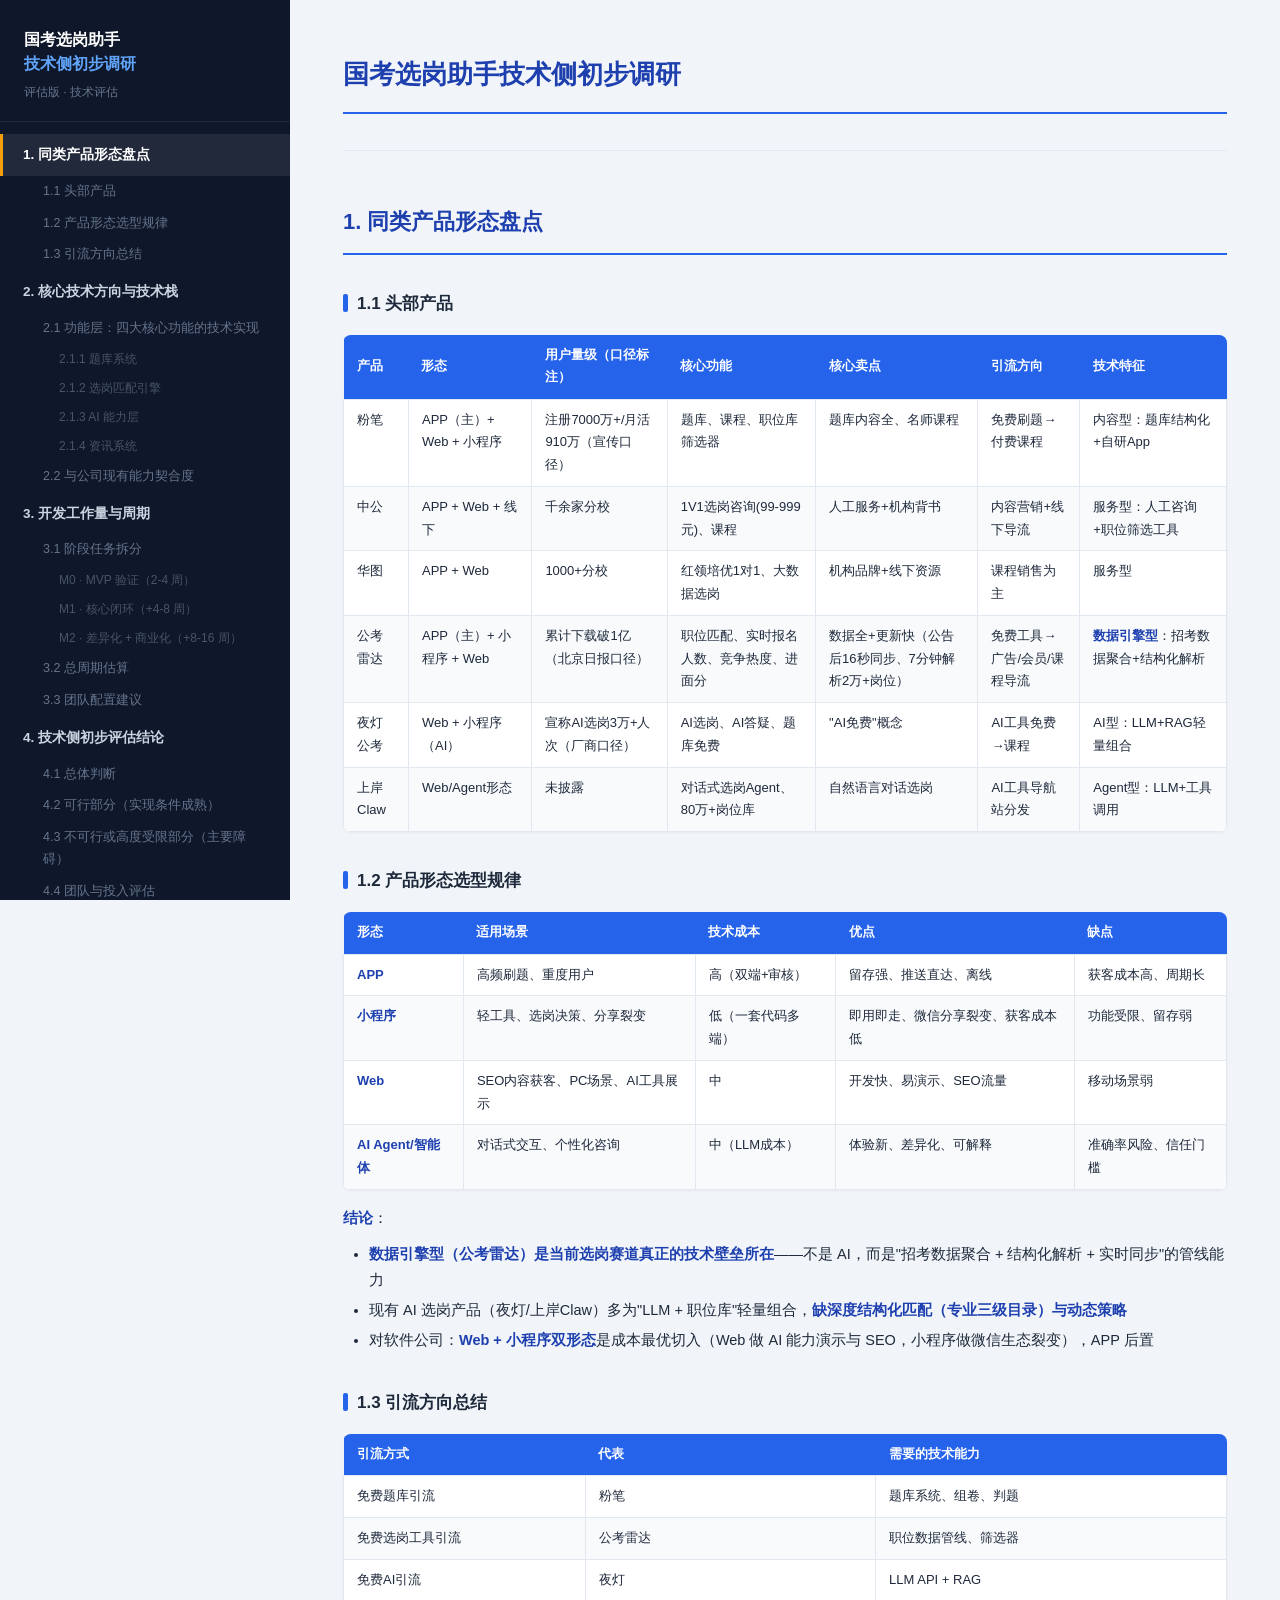
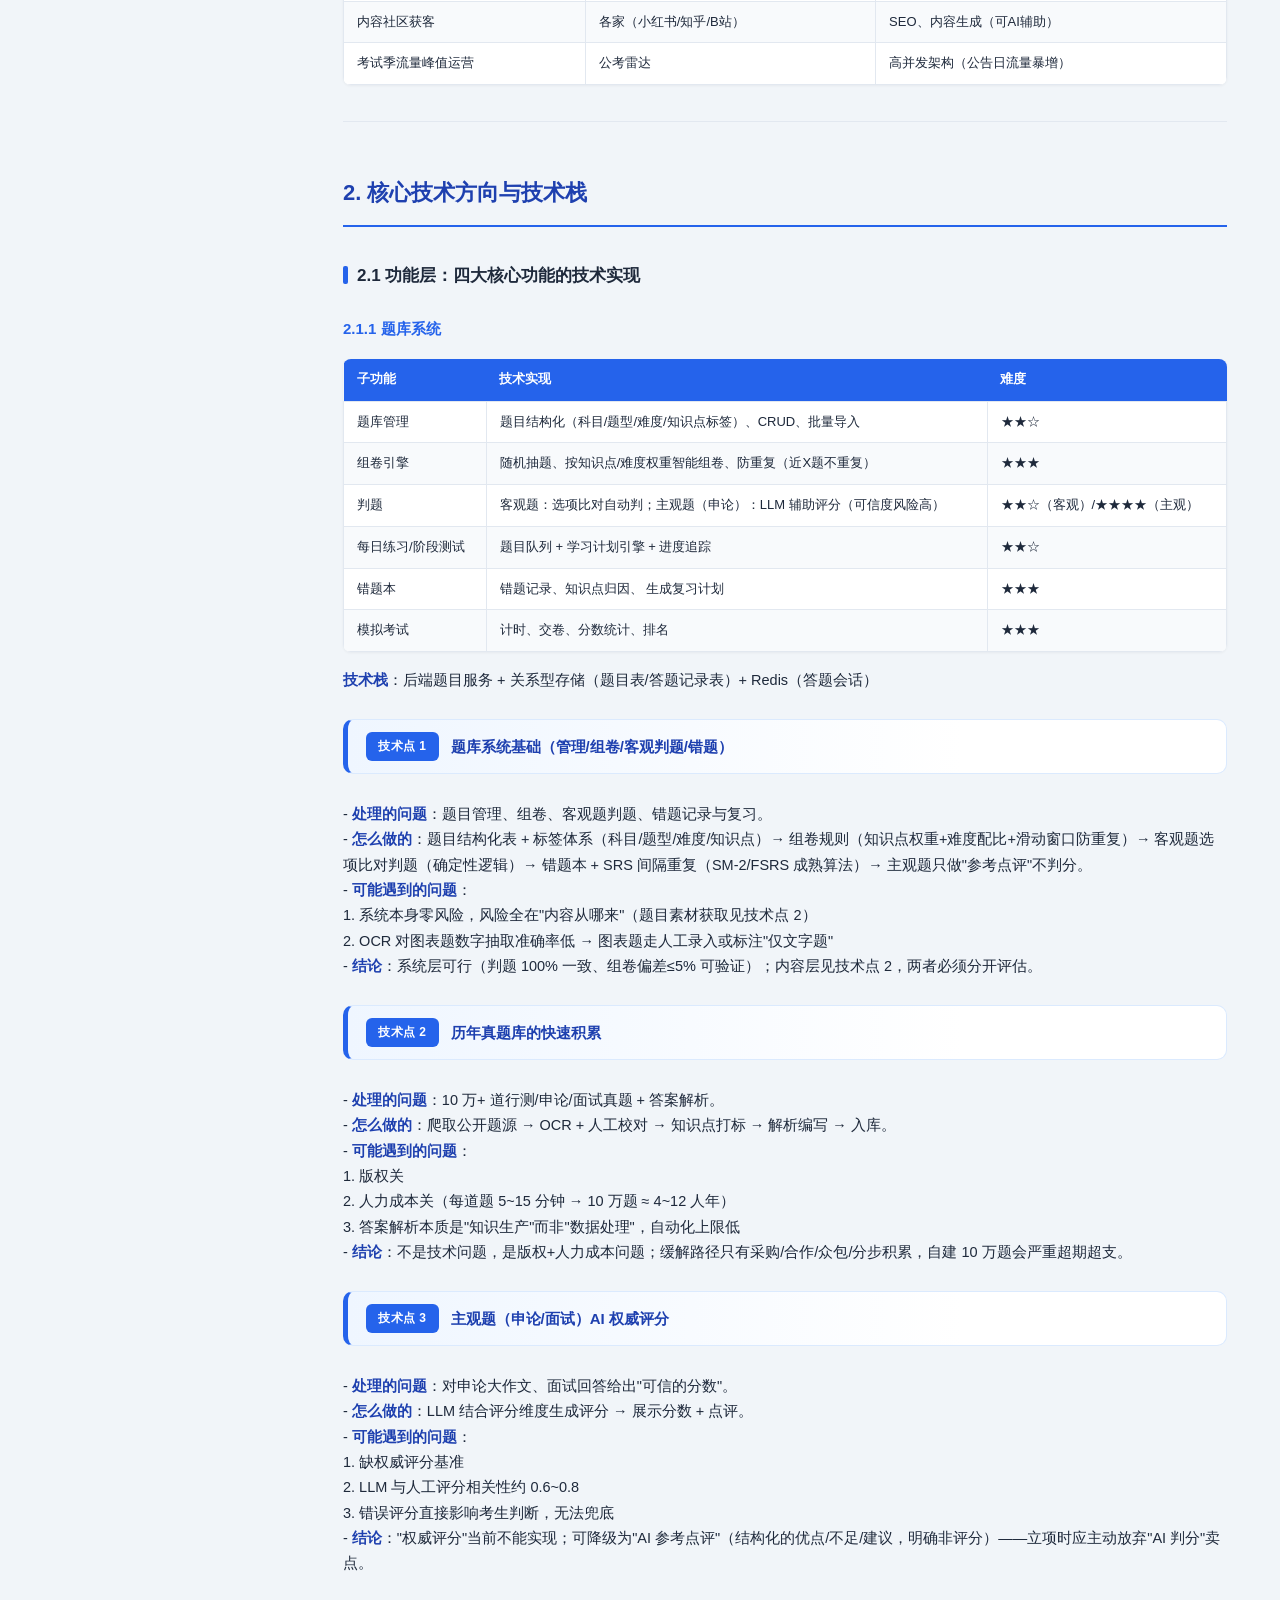
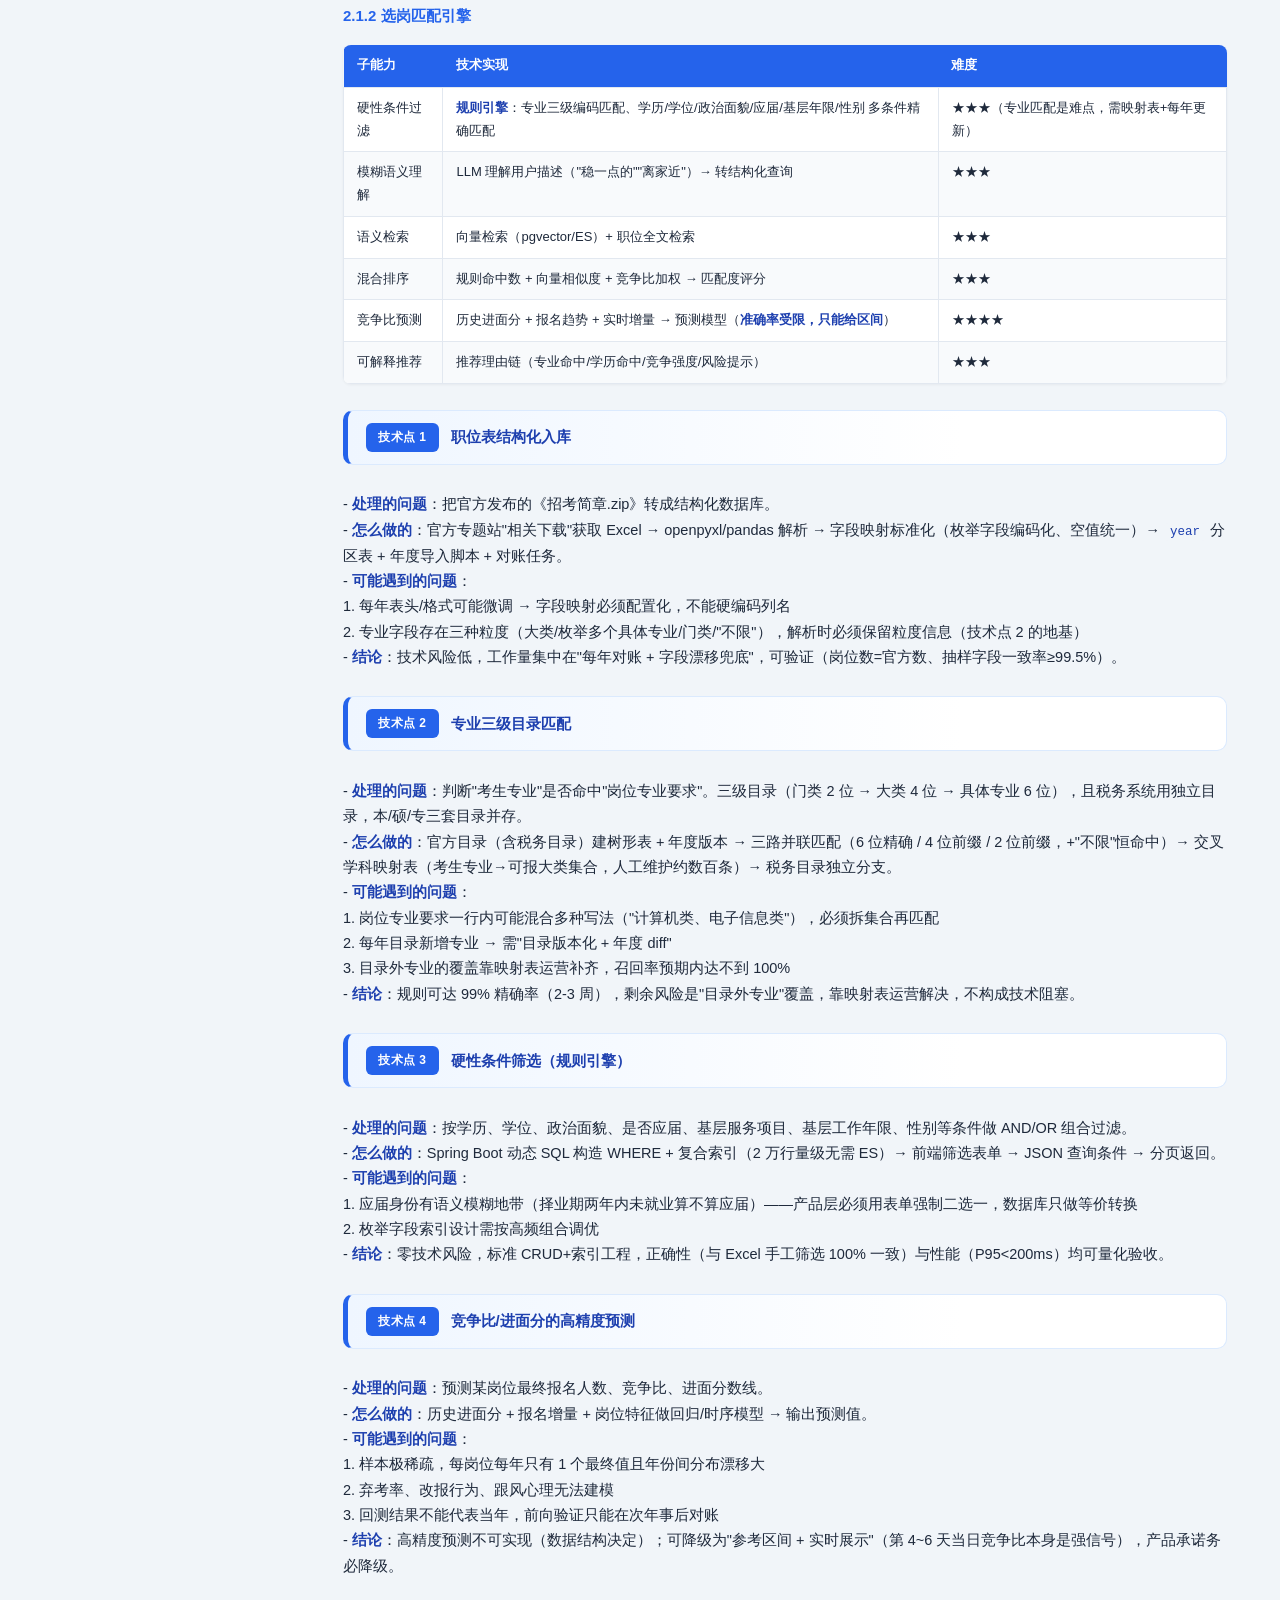
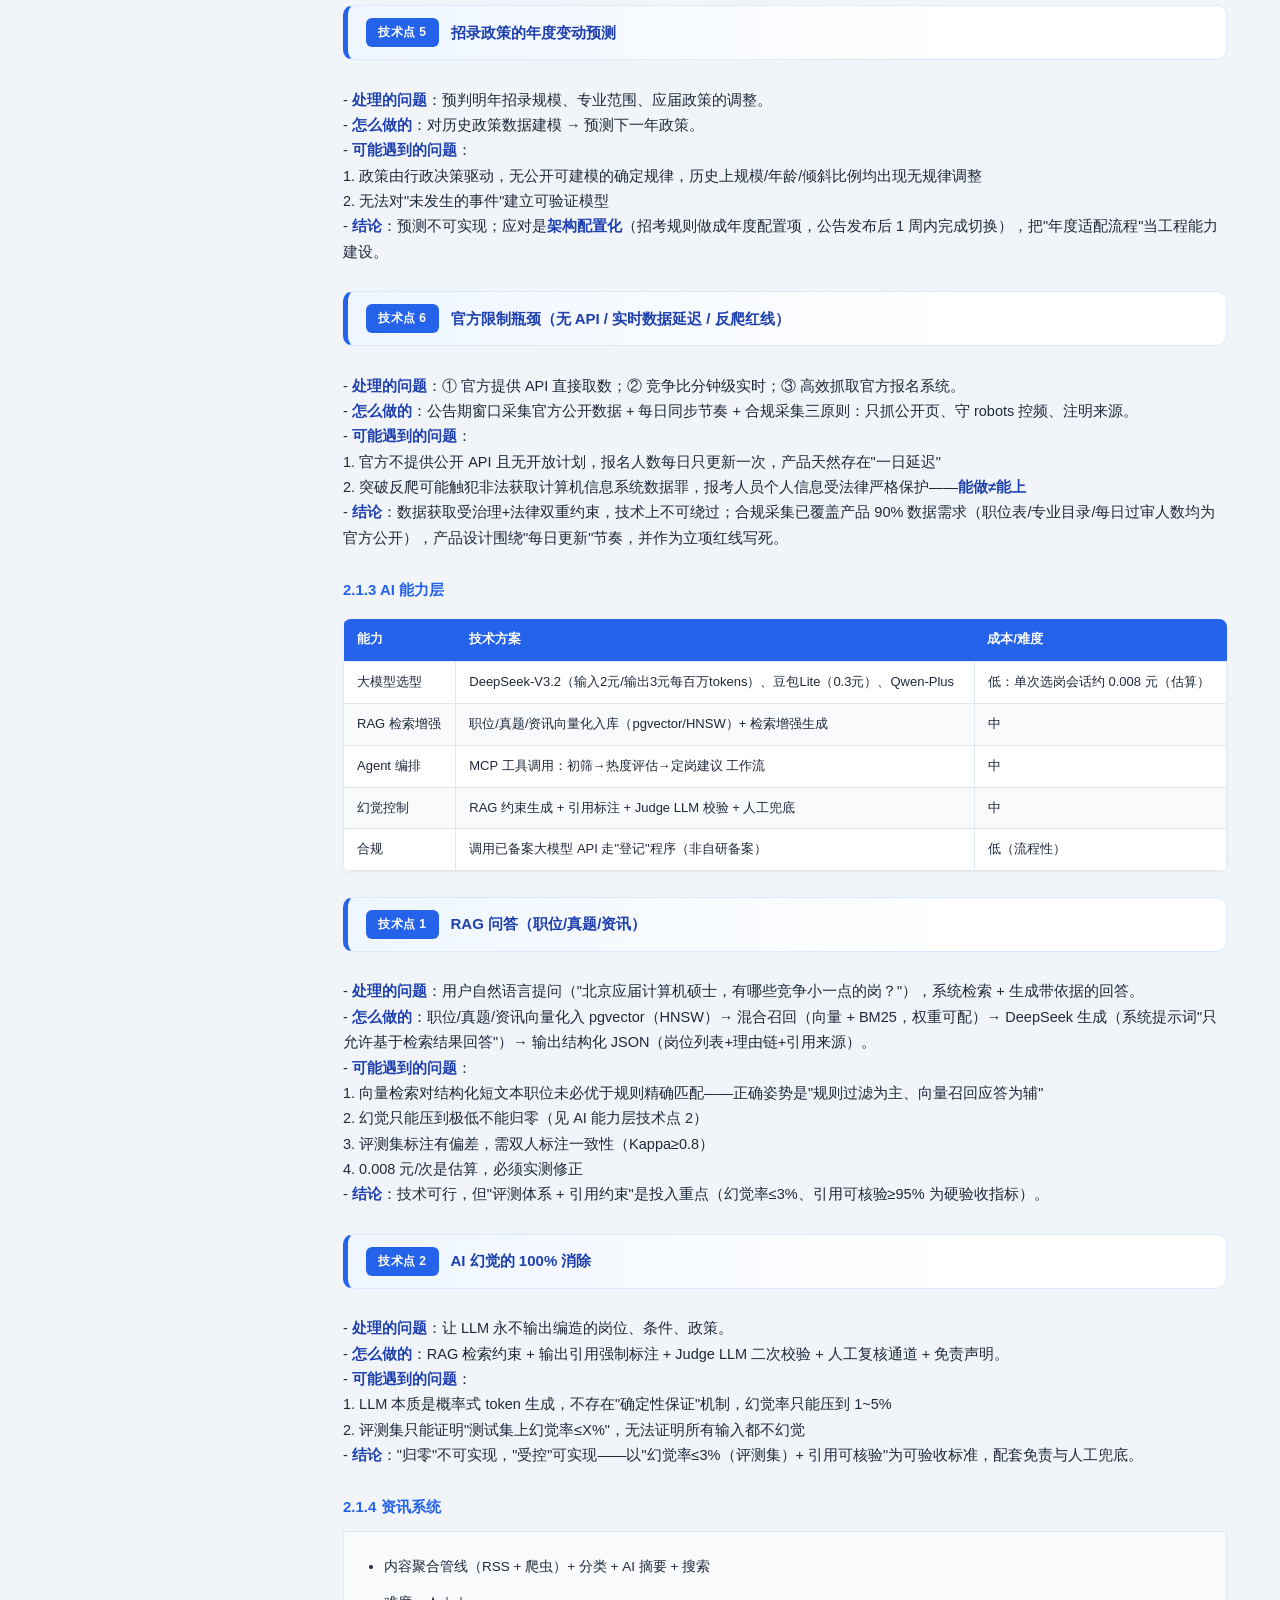
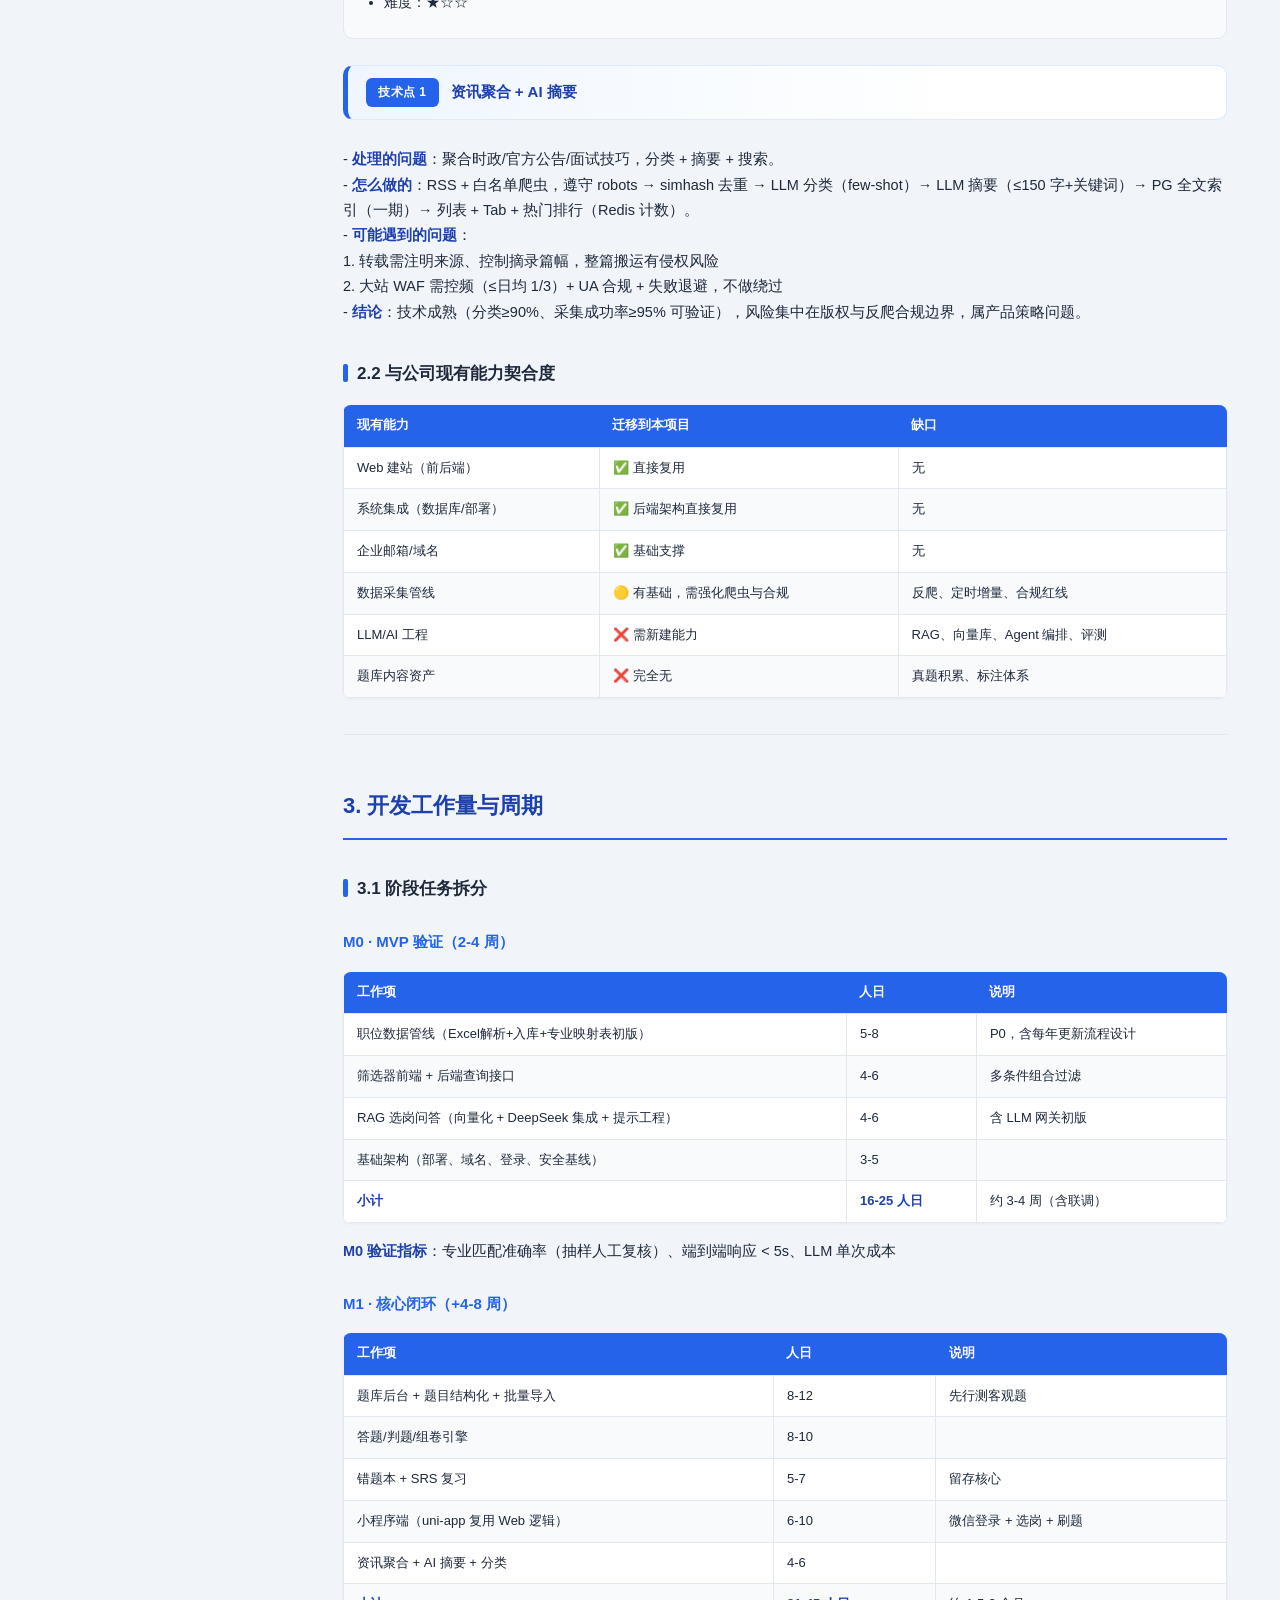
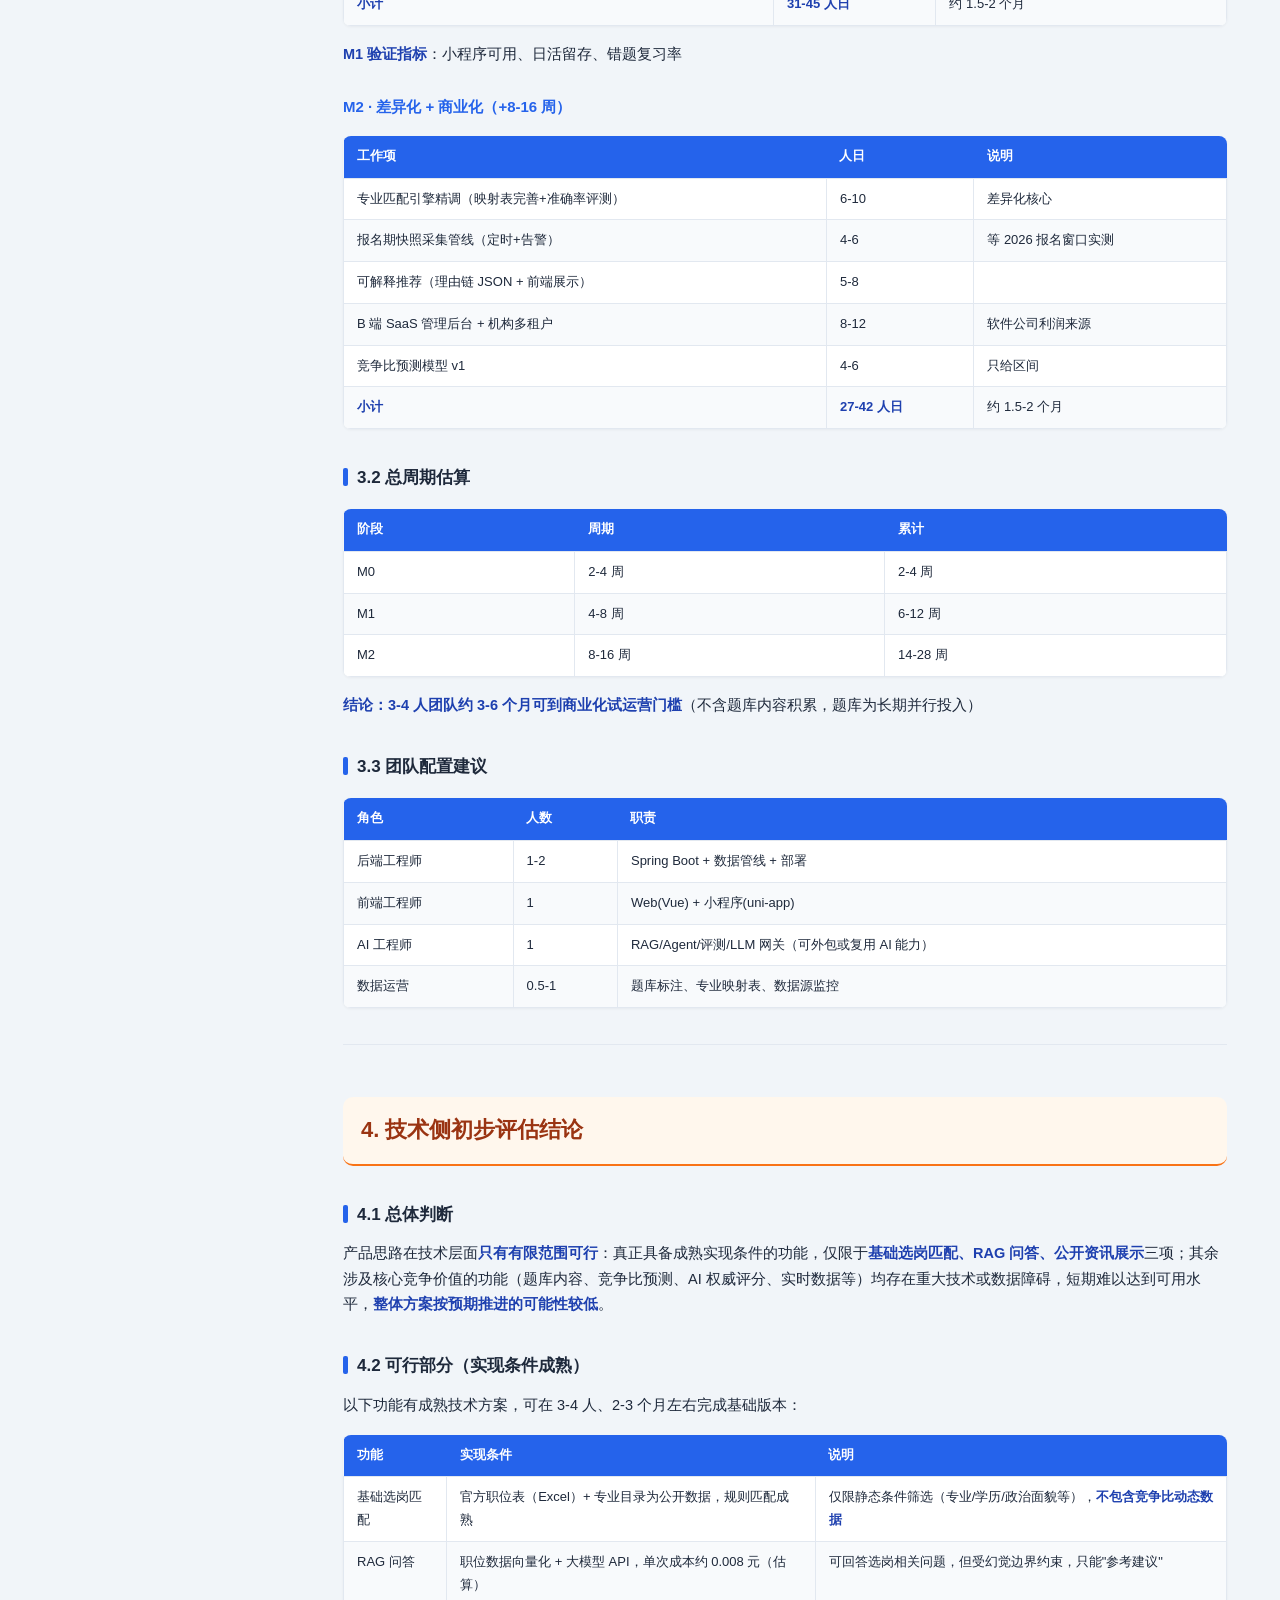
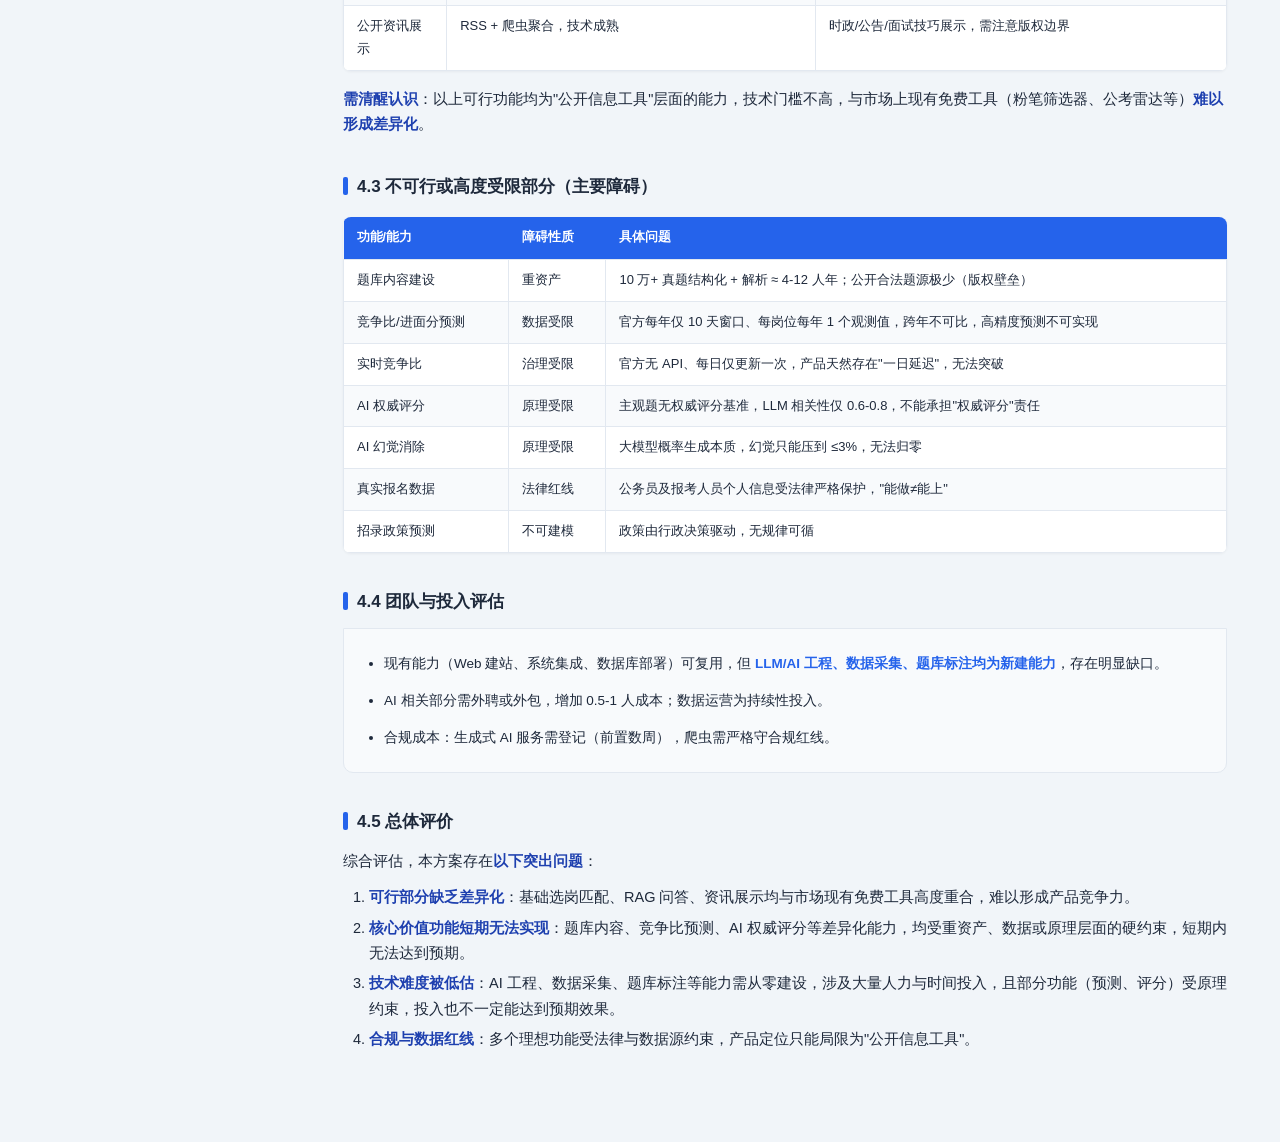
<file: guokao-zhaogang-tech-eval.html>
<!DOCTYPE html>
<html lang="zh-CN">
<head>
<meta charset="UTF-8">
<meta name="viewport" content="width=device-width, initial-scale=1.0">
<title>国考选岗助手技术侧初步调研（评估版）</title>
<style>
:root{
  --primary:#2563eb;--primary-dark:#1e40af;--primary-light:#eff6ff;
  --accent:#f59e0b;--bg:#f1f5f9;--card:#fff;
  --text:#1e293b;--text2:#475569;--text3:#94a3b8;--border:#e2e8f0;
  --sidebar-bg:#0f172a;--sidebar-text:#94a3b8;--sidebar-active:#fff;
  --risk-bg:#fff7ed;--risk-border:#f97316;--risk-text:#9a3412;
}
*{margin:0;padding:0;box-sizing:border-box;}
html{scroll-behavior:smooth;}
body{font-family:"Microsoft YaHei","PingFang SC","Helvetica Neue",Arial,sans-serif;background:var(--bg);color:var(--text);line-height:1.75;font-size:14.5px;}
a{color:var(--primary);text-decoration:none;}
a:hover{text-decoration:underline;}
.layout{display:flex;min-height:100vh;}
.sidebar{position:fixed;top:0;left:0;width:290px;height:100vh;overflow-y:auto;background:var(--sidebar-bg);padding:28px 0 40px;z-index:100;}
.sidebar::-webkit-scrollbar{width:5px;}
.sidebar::-webkit-scrollbar-thumb{background:#334155;border-radius:3px;}
.side-brand{padding:0 24px 18px;border-bottom:1px solid #1e293b;margin-bottom:12px;}
.side-brand .logo{font-size:16px;font-weight:700;color:#fff;line-height:1.5;}
.side-brand .logo b{color:#60a5fa;}
.side-brand .sub{font-size:12px;color:#64748b;margin-top:6px;}
.nav-h2{display:block;padding:9px 24px 9px 20px;font-size:13.5px;font-weight:600;color:#cbd5e1;border-left:3px solid transparent;transition:all .15s;}
.nav-h3{display:block;padding:5px 24px 5px 40px;font-size:12.5px;color:#64748b;border-left:3px solid transparent;}
.nav-h4{display:block;padding:4px 24px 4px 56px;font-size:12px;color:#475569;border-left:3px solid transparent;}
.nav-h2:hover,.nav-h3:hover,.nav-h4:hover{color:#fff;background:rgba(255,255,255,.05);text-decoration:none;}
.nav-h2.active,.nav-h3.active,.nav-h4.active{color:#fff;border-left-color:var(--accent);background:rgba(255,255,255,.08);}
.main{margin-left:290px;flex:1;min-width:0;padding:0 0 80px;}
.content{max-width:980px;margin:0 auto;padding:44px 48px 0;}
.main h1{font-size:26px;color:var(--primary-dark);margin:8px 0 20px;padding-bottom:14px;border-bottom:2px solid var(--primary);}
.main h2{font-size:22px;color:var(--primary-dark);margin:52px 0 18px;padding-bottom:12px;border-bottom:2px solid var(--primary);scroll-margin-top:20px;}
.main h3{font-size:17px;color:var(--text);margin:34px 0 12px;scroll-margin-top:20px;position:relative;padding-left:14px;}
.main h3::before{content:"";position:absolute;left:0;top:5px;width:5px;height:18px;background:var(--primary);border-radius:2px;}
.main h4{font-size:15px;color:var(--primary);margin:26px 0 10px;scroll-margin-top:20px;}
.main p{margin:11px 0;}
.main strong{color:var(--primary-dark);}
.main ul,.main ol{margin:10px 0 10px 26px;}
.main li{margin:5px 0;}
blockquote{margin:16px 0;padding:12px 18px;background:#f8fafc;border-left:4px solid var(--accent);border-radius:0 8px 8px 0;color:var(--text2);font-size:13.5px;}
table{border-collapse:collapse;width:100%;margin:16px 0;font-size:13px;box-shadow:0 1px 3px rgba(15,23,42,.05);border-radius:8px;overflow:hidden;}
th{background:var(--primary);color:#fff;font-weight:600;padding:10px 13px;text-align:left;font-size:12.5px;}
td{padding:9px 13px;border:1px solid var(--border);vertical-align:top;background:#fff;}
tr:nth-child(even) td{background:#f8fafc;}
tr:hover td{background:var(--primary-light);}
code{background:#f1f5f9;padding:2px 6px;border-radius:4px;font-family:Consolas,Menlo,monospace;font-size:12.5px;color:var(--primary-dark);}
.tp-head{display:flex;align-items:center;gap:12px;margin:26px 0 2px;padding:12px 18px;background:linear-gradient(90deg,var(--primary-light) 0%,#fff 70%);border:1px solid #dbeafe;border-left:5px solid var(--primary);border-radius:10px;}
.tp-badge{flex-shrink:0;background:var(--primary);color:#fff;font-size:12px;font-weight:700;padding:4px 12px;border-radius:6px;letter-spacing:.5px;}
.tp-title{font-size:15px;font-weight:600;color:var(--primary-dark);}
.tp-head ~ ul, .tp-head ~ ul ul{background:#f8fafc;border:1px solid var(--border);border-radius:0 0 10px 10px;padding:14px 18px 14px 40px;margin:0 0 8px;}
.tp-head ~ ul > li{padding:4px 0;font-size:13.5px;}
.tp-head ~ ul li strong{color:var(--primary);}
.tp-head ~ ul ul{margin:6px 0 2px;padding:6px 18px 6px 30px;border:none;border-top:1px dashed var(--border);border-radius:0;background:transparent;}
/* 第4章 风险结论样式 */
.main h2:last-of-type{background:var(--risk-bg);border-bottom:2px solid var(--risk-border);color:var(--risk-text);padding:14px 18px;border-radius:10px;}
hr{border:none;border-top:1px solid var(--border);margin:36px 0;}
@media (max-width:960px){
  .sidebar{display:none;}
  .main{margin-left:0;}
  .content{padding:24px 16px 0;}
}
</style>
</head>
<body>
<div class="layout">
  <aside class="sidebar">
    <div class="side-brand">
      <div class="logo">国考选岗助手<br><b>技术侧初步调研</b></div>
      <div class="sub">评估版 · 技术评估</div>
    </div>
    <nav>
<a class="nav-h2" href="#1-同类产品形态盘点"><span class="nav-ico"></span>1. 同类产品形态盘点</a>
<a class="nav-h3" href="#1-1-头部产品">1.1 头部产品</a>
<a class="nav-h3" href="#1-2-产品形态选型规律">1.2 产品形态选型规律</a>
<a class="nav-h3" href="#1-3-引流方向总结">1.3 引流方向总结</a>
<a class="nav-h2" href="#2-核心技术方向与技术栈"><span class="nav-ico"></span>2. 核心技术方向与技术栈</a>
<a class="nav-h3" href="#2-1-功能层-四大核心功能的技术实现">2.1 功能层：四大核心功能的技术实现</a>
<a class="nav-h4" href="#2-1-1-题库系统">2.1.1 题库系统</a>
<a class="nav-h4" href="#2-1-2-选岗匹配引擎">2.1.2 选岗匹配引擎</a>
<a class="nav-h4" href="#2-1-3-ai-能力层">2.1.3 AI 能力层</a>
<a class="nav-h4" href="#2-1-4-资讯系统">2.1.4 资讯系统</a>
<a class="nav-h3" href="#2-2-与公司现有能力契合度">2.2 与公司现有能力契合度</a>
<a class="nav-h2" href="#3-开发工作量与周期"><span class="nav-ico"></span>3. 开发工作量与周期</a>
<a class="nav-h3" href="#3-1-阶段任务拆分">3.1 阶段任务拆分</a>
<a class="nav-h4" href="#m0-mvp-验证-2-4-周">M0 · MVP 验证（2-4 周）</a>
<a class="nav-h4" href="#m1-核心闭环-4-8-周">M1 · 核心闭环（+4-8 周）</a>
<a class="nav-h4" href="#m2-差异化-商业化-8-16-周">M2 · 差异化 + 商业化（+8-16 周）</a>
<a class="nav-h3" href="#3-2-总周期估算">3.2 总周期估算</a>
<a class="nav-h3" href="#3-3-团队配置建议">3.3 团队配置建议</a>
<a class="nav-h2" href="#4-技术侧初步评估结论"><span class="nav-ico"></span>4. 技术侧初步评估结论</a>
<a class="nav-h3" href="#4-1-总体判断">4.1 总体判断</a>
<a class="nav-h3" href="#4-2-可行部分-实现条件成熟">4.2 可行部分（实现条件成熟）</a>
<a class="nav-h3" href="#4-3-不可行或高度受限部分-主要障碍">4.3 不可行或高度受限部分（主要障碍）</a>
<a class="nav-h3" href="#4-4-团队与投入评估">4.4 团队与投入评估</a>
<a class="nav-h3" href="#4-5-总体评价">4.5 总体评价</a>
    </nav>
  </aside>
  <main class="main">
    <div class="content">
      <h1>国考选岗助手技术侧初步调研</h1>
<hr />
<h2 id="1-同类产品形态盘点">1. 同类产品形态盘点</h2>
<h3 id="1-1-头部产品">1.1 头部产品</h3>
<table>
<thead>
<tr>
<th>产品</th>
<th>形态</th>
<th>用户量级（口径标注）</th>
<th>核心功能</th>
<th>核心卖点</th>
<th>引流方向</th>
<th>技术特征</th>
</tr>
</thead>
<tbody>
<tr>
<td>粉笔</td>
<td>APP（主）+ Web + 小程序</td>
<td>注册7000万+/月活910万（宣传口径）</td>
<td>题库、课程、职位库筛选器</td>
<td>题库内容全、名师课程</td>
<td>免费刷题→付费课程</td>
<td>内容型：题库结构化+自研App</td>
</tr>
<tr>
<td>中公</td>
<td>APP + Web + 线下</td>
<td>千余家分校</td>
<td>1V1选岗咨询(99-999元)、课程</td>
<td>人工服务+机构背书</td>
<td>内容营销+线下导流</td>
<td>服务型：人工咨询+职位筛选工具</td>
</tr>
<tr>
<td>华图</td>
<td>APP + Web</td>
<td>1000+分校</td>
<td>红领培优1对1、大数据选岗</td>
<td>机构品牌+线下资源</td>
<td>课程销售为主</td>
<td>服务型</td>
</tr>
<tr>
<td>公考雷达</td>
<td>APP（主）+ 小程序 + Web</td>
<td>累计下载破1亿（北京日报口径）</td>
<td>职位匹配、实时报名人数、竞争热度、进面分</td>
<td>数据全+更新快（公告后16秒同步、7分钟解析2万+岗位）</td>
<td>免费工具→广告/会员/课程导流</td>
<td><strong>数据引擎型</strong>：招考数据聚合+结构化解析</td>
</tr>
<tr>
<td>夜灯公考</td>
<td>Web + 小程序（AI）</td>
<td>宣称AI选岗3万+人次（厂商口径）</td>
<td>AI选岗、AI答疑、题库免费</td>
<td>"AI免费"概念</td>
<td>AI工具免费→课程</td>
<td>AI型：LLM+RAG轻量组合</td>
</tr>
<tr>
<td>上岸Claw</td>
<td>Web/Agent形态</td>
<td>未披露</td>
<td>对话式选岗Agent、80万+岗位库</td>
<td>自然语言对话选岗</td>
<td>AI工具导航站分发</td>
<td>Agent型：LLM+工具调用</td>
</tr>
</tbody>
</table>
<h3 id="1-2-产品形态选型规律">1.2 产品形态选型规律</h3>
<table>
<thead>
<tr>
<th>形态</th>
<th>适用场景</th>
<th>技术成本</th>
<th>优点</th>
<th>缺点</th>
</tr>
</thead>
<tbody>
<tr>
<td><strong>APP</strong></td>
<td>高频刷题、重度用户</td>
<td>高（双端+审核）</td>
<td>留存强、推送直达、离线</td>
<td>获客成本高、周期长</td>
</tr>
<tr>
<td><strong>小程序</strong></td>
<td>轻工具、选岗决策、分享裂变</td>
<td>低（一套代码多端）</td>
<td>即用即走、微信分享裂变、获客成本低</td>
<td>功能受限、留存弱</td>
</tr>
<tr>
<td><strong>Web</strong></td>
<td>SEO内容获客、PC场景、AI工具展示</td>
<td>中</td>
<td>开发快、易演示、SEO流量</td>
<td>移动场景弱</td>
</tr>
<tr>
<td><strong>AI Agent/智能体</strong></td>
<td>对话式交互、个性化咨询</td>
<td>中（LLM成本）</td>
<td>体验新、差异化、可解释</td>
<td>准确率风险、信任门槛</td>
</tr>
</tbody>
</table>
<p><strong>结论</strong>：</p>
<ul>
<li><strong>数据引擎型（公考雷达）是当前选岗赛道真正的技术壁垒所在</strong>——不是 AI，而是"招考数据聚合 + 结构化解析 + 实时同步"的管线能力</li>
<li>现有 AI 选岗产品（夜灯/上岸Claw）多为"LLM + 职位库"轻量组合，<strong>缺深度结构化匹配（专业三级目录）与动态策略</strong></li>
<li>对软件公司：<strong>Web + 小程序双形态</strong>是成本最优切入（Web 做 AI 能力演示与 SEO，小程序做微信生态裂变），APP 后置</li>
</ul>
<h3 id="1-3-引流方向总结">1.3 引流方向总结</h3>
<table>
<thead>
<tr>
<th>引流方式</th>
<th>代表</th>
<th>需要的技术能力</th>
</tr>
</thead>
<tbody>
<tr>
<td>免费题库引流</td>
<td>粉笔</td>
<td>题库系统、组卷、判题</td>
</tr>
<tr>
<td>免费选岗工具引流</td>
<td>公考雷达</td>
<td>职位数据管线、筛选器</td>
</tr>
<tr>
<td>免费AI引流</td>
<td>夜灯</td>
<td>LLM API + RAG</td>
</tr>
<tr>
<td>内容社区获客</td>
<td>各家（小红书/知乎/B站）</td>
<td>SEO、内容生成（可AI辅助）</td>
</tr>
<tr>
<td>考试季流量峰值运营</td>
<td>公考雷达</td>
<td>高并发架构（公告日流量暴增）</td>
</tr>
</tbody>
</table>
<hr />
<h2 id="2-核心技术方向与技术栈">2. 核心技术方向与技术栈</h2>
<h3 id="2-1-功能层-四大核心功能的技术实现">2.1 功能层：四大核心功能的技术实现</h3>
<h4 id="2-1-1-题库系统">2.1.1 题库系统</h4>
<table>
<thead>
<tr>
<th>子功能</th>
<th>技术实现</th>
<th>难度</th>
</tr>
</thead>
<tbody>
<tr>
<td>题库管理</td>
<td>题目结构化（科目/题型/难度/知识点标签）、CRUD、批量导入</td>
<td>★★☆</td>
</tr>
<tr>
<td>组卷引擎</td>
<td>随机抽题、按知识点/难度权重智能组卷、防重复（近X题不重复）</td>
<td>★★★</td>
</tr>
<tr>
<td>判题</td>
<td>客观题：选项比对自动判；主观题（申论）：LLM 辅助评分（可信度风险高）</td>
<td>★★☆（客观）/★★★★（主观）</td>
</tr>
<tr>
<td>每日练习/阶段测试</td>
<td>题目队列 + 学习计划引擎 + 进度追踪</td>
<td>★★☆</td>
</tr>
<tr>
<td>错题本</td>
<td>错题记录、知识点归因、 生成复习计划</td>
<td>★★★</td>
</tr>
<tr>
<td>模拟考试</td>
<td>计时、交卷、分数统计、排名</td>
<td>★★★</td>
</tr>
</tbody>
</table>
<p><strong>技术栈</strong>：后端题目服务 + 关系型存储（题目表/答题记录表）+ Redis（答题会话）</p>
<p><div class="tp-head"><span class="tp-badge">技术点 1</span><span class="tp-title">题库系统基础（管理/组卷/客观判题/错题）</span></div><br />
- <strong>处理的问题</strong>：题目管理、组卷、客观题判题、错题记录与复习。<br />
- <strong>怎么做的</strong>：题目结构化表 + 标签体系（科目/题型/难度/知识点）→ 组卷规则（知识点权重+难度配比+滑动窗口防重复）→ 客观题选项比对判题（确定性逻辑）→ 错题本 + SRS 间隔重复（SM-2/FSRS 成熟算法）→ 主观题只做"参考点评"不判分。<br />
- <strong>可能遇到的问题</strong>：<br />
   1. 系统本身零风险，风险全在"内容从哪来"（题目素材获取见技术点 2）<br />
   2. OCR 对图表题数字抽取准确率低 → 图表题走人工录入或标注"仅文字题"<br />
- <strong>结论</strong>：系统层可行（判题 100% 一致、组卷偏差≤5% 可验证）；内容层见技术点 2，两者必须分开评估。</p>
<p><div class="tp-head"><span class="tp-badge">技术点 2</span><span class="tp-title">历年真题库的快速积累</span></div><br />
- <strong>处理的问题</strong>：10 万+ 道行测/申论/面试真题 + 答案解析。<br />
- <strong>怎么做的</strong>：爬取公开题源 → OCR + 人工校对 → 知识点打标 → 解析编写 → 入库。<br />
- <strong>可能遇到的问题</strong>：<br />
   1. 版权关<br />
   2. 人力成本关（每道题 5~15 分钟 → 10 万题 ≈ 4~12 人年）<br />
   3. 答案解析本质是"知识生产"而非"数据处理"，自动化上限低<br />
- <strong>结论</strong>：不是技术问题，是版权+人力成本问题；缓解路径只有采购/合作/众包/分步积累，自建 10 万题会严重超期超支。</p>
<p><div class="tp-head"><span class="tp-badge">技术点 3</span><span class="tp-title">主观题（申论/面试）AI 权威评分</span></div><br />
- <strong>处理的问题</strong>：对申论大作文、面试回答给出"可信的分数"。<br />
- <strong>怎么做的</strong>：LLM 结合评分维度生成评分 → 展示分数 + 点评。<br />
- <strong>可能遇到的问题</strong>：<br />
   1. 缺权威评分基准<br />
   2. LLM 与人工评分相关性约 0.6~0.8<br />
   3. 错误评分直接影响考生判断，无法兜底<br />
- <strong>结论</strong>："权威评分"当前不能实现；可降级为"AI 参考点评"（结构化的优点/不足/建议，明确非评分）——立项时应主动放弃"AI 判分"卖点。</p>
<h4 id="2-1-2-选岗匹配引擎">2.1.2 选岗匹配引擎</h4>
<table>
<thead>
<tr>
<th>子能力</th>
<th>技术实现</th>
<th>难度</th>
</tr>
</thead>
<tbody>
<tr>
<td>硬性条件过滤</td>
<td><strong>规则引擎</strong>：专业三级编码匹配、学历/学位/政治面貌/应届/基层年限/性别 多条件精确匹配</td>
<td>★★★（专业匹配是难点，需映射表+每年更新）</td>
</tr>
<tr>
<td>模糊语义理解</td>
<td>LLM 理解用户描述（"稳一点的""离家近"）→ 转结构化查询</td>
<td>★★★</td>
</tr>
<tr>
<td>语义检索</td>
<td>向量检索（pgvector/ES）+ 职位全文检索</td>
<td>★★★</td>
</tr>
<tr>
<td>混合排序</td>
<td>规则命中数 + 向量相似度 + 竞争比加权 → 匹配度评分</td>
<td>★★★</td>
</tr>
<tr>
<td>竞争比预测</td>
<td>历史进面分 + 报名趋势 + 实时增量 → 预测模型（<strong>准确率受限，只能给区间</strong>）</td>
<td>★★★★</td>
</tr>
<tr>
<td>可解释推荐</td>
<td>推荐理由链（专业命中/学历命中/竞争强度/风险提示）</td>
<td>★★★</td>
</tr>
</tbody>
</table>
<p><div class="tp-head"><span class="tp-badge">技术点 1</span><span class="tp-title">职位表结构化入库</span></div><br />
- <strong>处理的问题</strong>：把官方发布的《招考简章.zip》转成结构化数据库。<br />
- <strong>怎么做的</strong>：官方专题站"相关下载"获取 Excel → openpyxl/pandas 解析 → 字段映射标准化（枚举字段编码化、空值统一）→ <code>year</code> 分区表 + 年度导入脚本 + 对账任务。<br />
- <strong>可能遇到的问题</strong>：<br />
   1. 每年表头/格式可能微调 → 字段映射必须配置化，不能硬编码列名<br />
   2. 专业字段存在三种粒度（大类/枚举多个具体专业/门类/"不限"），解析时必须保留粒度信息（技术点 2 的地基）<br />
- <strong>结论</strong>：技术风险低，工作量集中在"每年对账 + 字段漂移兜底"，可验证（岗位数=官方数、抽样字段一致率≥99.5%）。</p>
<p><div class="tp-head"><span class="tp-badge">技术点 2</span><span class="tp-title">专业三级目录匹配</span></div><br />
- <strong>处理的问题</strong>：判断"考生专业"是否命中"岗位专业要求"。三级目录（门类 2 位 → 大类 4 位 → 具体专业 6 位），且税务系统用独立目录，本/硕/专三套目录并存。<br />
- <strong>怎么做的</strong>：官方目录（含税务目录）建树形表 + 年度版本 → 三路并联匹配（6 位精确 / 4 位前缀 / 2 位前缀，+"不限"恒命中）→ 交叉学科映射表（考生专业→可报大类集合，人工维护约数百条）→ 税务目录独立分支。<br />
- <strong>可能遇到的问题</strong>：<br />
   1. 岗位专业要求一行内可能混合多种写法（"计算机类、电子信息类"），必须拆集合再匹配<br />
   2. 每年目录新增专业 → 需"目录版本化 + 年度 diff"<br />
   3. 目录外专业的覆盖靠映射表运营补齐，召回率预期内达不到 100%<br />
- <strong>结论</strong>：规则可达 99% 精确率（2-3 周），剩余风险是"目录外专业"覆盖，靠映射表运营解决，不构成技术阻塞。</p>
<p><div class="tp-head"><span class="tp-badge">技术点 3</span><span class="tp-title">硬性条件筛选（规则引擎）</span></div><br />
- <strong>处理的问题</strong>：按学历、学位、政治面貌、是否应届、基层服务项目、基层工作年限、性别等条件做 AND/OR 组合过滤。<br />
- <strong>怎么做的</strong>：Spring Boot 动态 SQL 构造 WHERE + 复合索引（2 万行量级无需 ES）→ 前端筛选表单 → JSON 查询条件 → 分页返回。<br />
- <strong>可能遇到的问题</strong>：<br />
   1. 应届身份有语义模糊地带（择业期两年内未就业算不算应届）——产品层必须用表单强制二选一，数据库只做等价转换<br />
   2. 枚举字段索引设计需按高频组合调优<br />
- <strong>结论</strong>：零技术风险，标准 CRUD+索引工程，正确性（与 Excel 手工筛选 100% 一致）与性能（P95&lt;200ms）均可量化验收。</p>
<p><div class="tp-head"><span class="tp-badge">技术点 4</span><span class="tp-title">竞争比/进面分的高精度预测</span></div><br />
- <strong>处理的问题</strong>：预测某岗位最终报名人数、竞争比、进面分数线。<br />
- <strong>怎么做的</strong>：历史进面分 + 报名增量 + 岗位特征做回归/时序模型 → 输出预测值。<br />
- <strong>可能遇到的问题</strong>：<br />
   1. 样本极稀疏，每岗位每年只有 1 个最终值且年份间分布漂移大<br />
   2. 弃考率、改报行为、跟风心理无法建模<br />
   3. 回测结果不能代表当年，前向验证只能在次年事后对账<br />
- <strong>结论</strong>：高精度预测不可实现（数据结构决定）；可降级为"参考区间 + 实时展示"（第 4~6 天当日竞争比本身是强信号），产品承诺务必降级。</p>
<p><div class="tp-head"><span class="tp-badge">技术点 5</span><span class="tp-title">招录政策的年度变动预测</span></div><br />
- <strong>处理的问题</strong>：预判明年招录规模、专业范围、应届政策的调整。<br />
- <strong>怎么做的</strong>：对历史政策数据建模 → 预测下一年政策。<br />
- <strong>可能遇到的问题</strong>：<br />
   1. 政策由行政决策驱动，无公开可建模的确定规律，历史上规模/年龄/倾斜比例均出现无规律调整<br />
   2. 无法对"未发生的事件"建立可验证模型<br />
- <strong>结论</strong>：预测不可实现；应对是<strong>架构配置化</strong>（招考规则做成年度配置项，公告发布后 1 周内完成切换），把"年度适配流程"当工程能力建设。</p>
<p><div class="tp-head"><span class="tp-badge">技术点 6</span><span class="tp-title">官方限制瓶颈（无 API / 实时数据延迟 / 反爬红线）</span></div><br />
- <strong>处理的问题</strong>：① 官方提供 API 直接取数；② 竞争比分钟级实时；③ 高效抓取官方报名系统。<br />
- <strong>怎么做的</strong>：公告期窗口采集官方公开数据 + 每日同步节奏 + 合规采集三原则：只抓公开页、守 robots 控频、注明来源。<br />
- <strong>可能遇到的问题</strong>：<br />
   1. 官方不提供公开 API 且无开放计划，报名人数每日只更新一次，产品天然存在"一日延迟"<br />
   2. 突破反爬可能触犯非法获取计算机信息系统数据罪，报考人员个人信息受法律严格保护——<strong>能做≠能上</strong><br />
- <strong>结论</strong>：数据获取受治理+法律双重约束，技术上不可绕过；合规采集已覆盖产品 90% 数据需求（职位表/专业目录/每日过审人数均为官方公开），产品设计围绕"每日更新"节奏，并作为立项红线写死。</p>
<h4 id="2-1-3-ai-能力层">2.1.3 AI 能力层</h4>
<table>
<thead>
<tr>
<th>能力</th>
<th>技术方案</th>
<th>成本/难度</th>
</tr>
</thead>
<tbody>
<tr>
<td>大模型选型</td>
<td>DeepSeek-V3.2（输入2元/输出3元每百万tokens）、豆包Lite（0.3元）、Qwen-Plus</td>
<td>低：单次选岗会话约 0.008 元（估算）</td>
</tr>
<tr>
<td>RAG 检索增强</td>
<td>职位/真题/资讯向量化入库（pgvector/HNSW）+ 检索增强生成</td>
<td>中</td>
</tr>
<tr>
<td>Agent 编排</td>
<td>MCP 工具调用：初筛→热度评估→定岗建议 工作流</td>
<td>中</td>
</tr>
<tr>
<td>幻觉控制</td>
<td>RAG 约束生成 + 引用标注 + Judge LLM 校验 + 人工兜底</td>
<td>中</td>
</tr>
<tr>
<td>合规</td>
<td>调用已备案大模型 API 走"登记"程序（非自研备案）</td>
<td>低（流程性）</td>
</tr>
</tbody>
</table>
<p><div class="tp-head"><span class="tp-badge">技术点 1</span><span class="tp-title">RAG 问答（职位/真题/资讯）</span></div><br />
- <strong>处理的问题</strong>：用户自然语言提问（"北京应届计算机硕士，有哪些竞争小一点的岗？"），系统检索 + 生成带依据的回答。<br />
- <strong>怎么做的</strong>：职位/真题/资讯向量化入 pgvector（HNSW）→ 混合召回（向量 + BM25，权重可配）→ DeepSeek 生成（系统提示词"只允许基于检索结果回答"）→ 输出结构化 JSON（岗位列表+理由链+引用来源）。<br />
- <strong>可能遇到的问题</strong>：<br />
   1. 向量检索对结构化短文本职位未必优于规则精确匹配——正确姿势是"规则过滤为主、向量召回应答为辅"<br />
   2. 幻觉只能压到极低不能归零（见 AI 能力层技术点 2）<br />
   3. 评测集标注有偏差，需双人标注一致性（Kappa≥0.8）<br />
   4. 0.008 元/次是估算，必须实测修正<br />
- <strong>结论</strong>：技术可行，但"评测体系 + 引用约束"是投入重点（幻觉率≤3%、引用可核验≥95% 为硬验收指标）。</p>
<p><div class="tp-head"><span class="tp-badge">技术点 2</span><span class="tp-title">AI 幻觉的 100% 消除</span></div><br />
- <strong>处理的问题</strong>：让 LLM 永不输出编造的岗位、条件、政策。<br />
- <strong>怎么做的</strong>：RAG 检索约束 + 输出引用强制标注 + Judge LLM 二次校验 + 人工复核通道 + 免责声明。<br />
- <strong>可能遇到的问题</strong>：<br />
   1. LLM 本质是概率式 token 生成，不存在"确定性保证"机制，幻觉率只能压到 1~5%<br />
   2. 评测集只能证明"测试集上幻觉率≤X%"，无法证明所有输入都不幻觉<br />
- <strong>结论</strong>："归零"不可实现，"受控"可实现——以"幻觉率≤3%（评测集）+ 引用可核验"为可验收标准，配套免责与人工兜底。</p>
<h4 id="2-1-4-资讯系统">2.1.4 资讯系统</h4>
<ul>
<li>内容聚合管线（RSS + 爬虫）+ 分类 + AI 摘要 + 搜索</li>
<li>难度：★☆☆</li>
</ul>
<p><div class="tp-head"><span class="tp-badge">技术点 1</span><span class="tp-title">资讯聚合 + AI 摘要</span></div><br />
- <strong>处理的问题</strong>：聚合时政/官方公告/面试技巧，分类 + 摘要 + 搜索。<br />
- <strong>怎么做的</strong>：RSS + 白名单爬虫，遵守 robots → simhash 去重 → LLM 分类（few-shot）→ LLM 摘要（≤150 字+关键词）→ PG 全文索引（一期）→ 列表 + Tab + 热门排行（Redis 计数）。<br />
- <strong>可能遇到的问题</strong>：<br />
   1. 转载需注明来源、控制摘录篇幅，整篇搬运有侵权风险<br />
   2. 大站 WAF 需控频（≤日均 1/3）+ UA 合规 + 失败退避，不做绕过<br />
- <strong>结论</strong>：技术成熟（分类≥90%、采集成功率≥95% 可验证），风险集中在版权与反爬合规边界，属产品策略问题。</p>
<h3 id="2-2-与公司现有能力契合度">2.2 与公司现有能力契合度</h3>
<table>
<thead>
<tr>
<th>现有能力</th>
<th>迁移到本项目</th>
<th>缺口</th>
</tr>
</thead>
<tbody>
<tr>
<td>Web 建站（前后端）</td>
<td>✅ 直接复用</td>
<td>无</td>
</tr>
<tr>
<td>系统集成（数据库/部署）</td>
<td>✅ 后端架构直接复用</td>
<td>无</td>
</tr>
<tr>
<td>企业邮箱/域名</td>
<td>✅ 基础支撑</td>
<td>无</td>
</tr>
<tr>
<td>数据采集管线</td>
<td>🟡 有基础，需强化爬虫与合规</td>
<td>反爬、定时增量、合规红线</td>
</tr>
<tr>
<td>LLM/AI 工程</td>
<td>❌ 需新建能力</td>
<td>RAG、向量库、Agent 编排、评测</td>
</tr>
<tr>
<td>题库内容资产</td>
<td>❌ 完全无</td>
<td>真题积累、标注体系</td>
</tr>
</tbody>
</table>
<hr />
<h2 id="3-开发工作量与周期">3. 开发工作量与周期</h2>
<h3 id="3-1-阶段任务拆分">3.1 阶段任务拆分</h3>
<h4 id="m0-mvp-验证-2-4-周">M0 · MVP 验证（2-4 周）</h4>
<table>
<thead>
<tr>
<th>工作项</th>
<th>人日</th>
<th>说明</th>
</tr>
</thead>
<tbody>
<tr>
<td>职位数据管线（Excel解析+入库+专业映射表初版）</td>
<td>5-8</td>
<td>P0，含每年更新流程设计</td>
</tr>
<tr>
<td>筛选器前端 + 后端查询接口</td>
<td>4-6</td>
<td>多条件组合过滤</td>
</tr>
<tr>
<td>RAG 选岗问答（向量化 + DeepSeek 集成 + 提示工程）</td>
<td>4-6</td>
<td>含 LLM 网关初版</td>
</tr>
<tr>
<td>基础架构（部署、域名、登录、安全基线）</td>
<td>3-5</td>
<td></td>
</tr>
<tr>
<td><strong>小计</strong></td>
<td><strong>16-25 人日</strong></td>
<td>约 3-4 周（含联调）</td>
</tr>
</tbody>
</table>
<p><strong>M0 验证指标</strong>：专业匹配准确率（抽样人工复核）、端到端响应 &lt; 5s、LLM 单次成本</p>
<h4 id="m1-核心闭环-4-8-周">M1 · 核心闭环（+4-8 周）</h4>
<table>
<thead>
<tr>
<th>工作项</th>
<th>人日</th>
<th>说明</th>
</tr>
</thead>
<tbody>
<tr>
<td>题库后台 + 题目结构化 + 批量导入</td>
<td>8-12</td>
<td>先行测客观题</td>
</tr>
<tr>
<td>答题/判题/组卷引擎</td>
<td>8-10</td>
<td></td>
</tr>
<tr>
<td>错题本 + SRS 复习</td>
<td>5-7</td>
<td>留存核心</td>
</tr>
<tr>
<td>小程序端（uni-app 复用 Web 逻辑）</td>
<td>6-10</td>
<td>微信登录 + 选岗 + 刷题</td>
</tr>
<tr>
<td>资讯聚合 + AI 摘要 + 分类</td>
<td>4-6</td>
<td></td>
</tr>
<tr>
<td><strong>小计</strong></td>
<td><strong>31-45 人日</strong></td>
<td>约 1.5-2 个月</td>
</tr>
</tbody>
</table>
<p><strong>M1 验证指标</strong>：小程序可用、日活留存、错题复习率</p>
<h4 id="m2-差异化-商业化-8-16-周">M2 · 差异化 + 商业化（+8-16 周）</h4>
<table>
<thead>
<tr>
<th>工作项</th>
<th>人日</th>
<th>说明</th>
</tr>
</thead>
<tbody>
<tr>
<td>专业匹配引擎精调（映射表完善+准确率评测）</td>
<td>6-10</td>
<td>差异化核心</td>
</tr>
<tr>
<td>报名期快照采集管线（定时+告警）</td>
<td>4-6</td>
<td>等 2026 报名窗口实测</td>
</tr>
<tr>
<td>可解释推荐（理由链 JSON + 前端展示）</td>
<td>5-8</td>
<td></td>
</tr>
<tr>
<td>B 端 SaaS 管理后台 + 机构多租户</td>
<td>8-12</td>
<td>软件公司利润来源</td>
</tr>
<tr>
<td>竞争比预测模型 v1</td>
<td>4-6</td>
<td>只给区间</td>
</tr>
<tr>
<td><strong>小计</strong></td>
<td><strong>27-42 人日</strong></td>
<td>约 1.5-2 个月</td>
</tr>
</tbody>
</table>
<h3 id="3-2-总周期估算">3.2 总周期估算</h3>
<table>
<thead>
<tr>
<th>阶段</th>
<th>周期</th>
<th>累计</th>
</tr>
</thead>
<tbody>
<tr>
<td>M0</td>
<td>2-4 周</td>
<td>2-4 周</td>
</tr>
<tr>
<td>M1</td>
<td>4-8 周</td>
<td>6-12 周</td>
</tr>
<tr>
<td>M2</td>
<td>8-16 周</td>
<td>14-28 周</td>
</tr>
</tbody>
</table>
<p><strong>结论：3-4 人团队约 3-6 个月可到商业化试运营门槛</strong>（不含题库内容积累，题库为长期并行投入）</p>
<h3 id="3-3-团队配置建议">3.3 团队配置建议</h3>
<table>
<thead>
<tr>
<th>角色</th>
<th>人数</th>
<th>职责</th>
</tr>
</thead>
<tbody>
<tr>
<td>后端工程师</td>
<td>1-2</td>
<td>Spring Boot + 数据管线 + 部署</td>
</tr>
<tr>
<td>前端工程师</td>
<td>1</td>
<td>Web(Vue) + 小程序(uni-app)</td>
</tr>
<tr>
<td>AI 工程师</td>
<td>1</td>
<td>RAG/Agent/评测/LLM 网关（可外包或复用 AI 能力）</td>
</tr>
<tr>
<td>数据运营</td>
<td>0.5-1</td>
<td>题库标注、专业映射表、数据源监控</td>
</tr>
</tbody>
</table>
<hr />
<h2 id="4-技术侧初步评估结论">4. 技术侧初步评估结论</h2>
<h3 id="4-1-总体判断">4.1 总体判断</h3>
<p>产品思路在技术层面<strong>只有有限范围可行</strong>：真正具备成熟实现条件的功能，仅限于<strong>基础选岗匹配、RAG 问答、公开资讯展示</strong>三项；其余涉及核心竞争价值的功能（题库内容、竞争比预测、AI 权威评分、实时数据等）均存在重大技术或数据障碍，短期难以达到可用水平，<strong>整体方案按预期推进的可能性较低</strong>。</p>
<h3 id="4-2-可行部分-实现条件成熟">4.2 可行部分（实现条件成熟）</h3>
<p>以下功能有成熟技术方案，可在 3-4 人、2-3 个月左右完成基础版本：</p>
<table>
<thead>
<tr>
<th>功能</th>
<th>实现条件</th>
<th>说明</th>
</tr>
</thead>
<tbody>
<tr>
<td>基础选岗匹配</td>
<td>官方职位表（Excel）+ 专业目录为公开数据，规则匹配成熟</td>
<td>仅限静态条件筛选（专业/学历/政治面貌等），<strong>不包含竞争比动态数据</strong></td>
</tr>
<tr>
<td>RAG 问答</td>
<td>职位数据向量化 + 大模型 API，单次成本约 0.008 元（估算）</td>
<td>可回答选岗相关问题，但受幻觉边界约束，只能"参考建议"</td>
</tr>
<tr>
<td>公开资讯展示</td>
<td>RSS + 爬虫聚合，技术成熟</td>
<td>时政/公告/面试技巧展示，需注意版权边界</td>
</tr>
</tbody>
</table>
<p><strong>需清醒认识</strong>：以上可行功能均为"公开信息工具"层面的能力，技术门槛不高，与市场上现有免费工具（粉笔筛选器、公考雷达等）<strong>难以形成差异化</strong>。</p>
<h3 id="4-3-不可行或高度受限部分-主要障碍">4.3 不可行或高度受限部分（主要障碍）</h3>
<table>
<thead>
<tr>
<th>功能/能力</th>
<th>障碍性质</th>
<th>具体问题</th>
</tr>
</thead>
<tbody>
<tr>
<td>题库内容建设</td>
<td>重资产</td>
<td>10 万+ 真题结构化 + 解析 ≈ 4-12 人年；公开合法题源极少（版权壁垒）</td>
</tr>
<tr>
<td>竞争比/进面分预测</td>
<td>数据受限</td>
<td>官方每年仅 10 天窗口、每岗位每年 1 个观测值，跨年不可比，高精度预测不可实现</td>
</tr>
<tr>
<td>实时竞争比</td>
<td>治理受限</td>
<td>官方无 API、每日仅更新一次，产品天然存在"一日延迟"，无法突破</td>
</tr>
<tr>
<td>AI 权威评分</td>
<td>原理受限</td>
<td>主观题无权威评分基准，LLM 相关性仅 0.6-0.8，不能承担"权威评分"责任</td>
</tr>
<tr>
<td>AI 幻觉消除</td>
<td>原理受限</td>
<td>大模型概率生成本质，幻觉只能压到 ≤3%，无法归零</td>
</tr>
<tr>
<td>真实报名数据</td>
<td>法律红线</td>
<td>公务员及报考人员个人信息受法律严格保护，"能做≠能上"</td>
</tr>
<tr>
<td>招录政策预测</td>
<td>不可建模</td>
<td>政策由行政决策驱动，无规律可循</td>
</tr>
</tbody>
</table>
<h3 id="4-4-团队与投入评估">4.4 团队与投入评估</h3>
<ul>
<li>现有能力（Web 建站、系统集成、数据库部署）可复用，但 <strong>LLM/AI 工程、数据采集、题库标注均为新建能力</strong>，存在明显缺口。</li>
<li>AI 相关部分需外聘或外包，增加 0.5-1 人成本；数据运营为持续性投入。</li>
<li>合规成本：生成式 AI 服务需登记（前置数周），爬虫需严格守合规红线。</li>
</ul>
<h3 id="4-5-总体评价">4.5 总体评价</h3>
<p>综合评估，本方案存在<strong>以下突出问题</strong>：</p>
<ol>
<li><strong>可行部分缺乏差异化</strong>：基础选岗匹配、RAG 问答、资讯展示均与市场现有免费工具高度重合，难以形成产品竞争力。</li>
<li><strong>核心价值功能短期无法实现</strong>：题库内容、竞争比预测、AI 权威评分等差异化能力，均受重资产、数据或原理层面的硬约束，短期内无法达到预期。</li>
<li><strong>技术难度被低估</strong>：AI 工程、数据采集、题库标注等能力需从零建设，涉及大量人力与时间投入，且部分功能（预测、评分）受原理约束，投入也不一定能达到预期效果。</li>
<li><strong>合规与数据红线</strong>：多个理想功能受法律与数据源约束，产品定位只能局限为"公开信息工具"。</li>
</ol>
    </div>
  </main>
</div>
<script>
(function(){
  var links = document.querySelectorAll('.nav-h2,.nav-h3,.nav-h4');
  var sections = [];
  links.forEach(function(a){
    var id = a.getAttribute('href').slice(1);
    var el = document.getElementById(id);
    if(el) sections.push({el:el,link:a});
  });
  function onScroll(){
    var pos = window.scrollY + 130;
    var current = sections[0];
    sections.forEach(function(s){ if(s.el.offsetTop <= pos) current = s; });
    links.forEach(function(a){ a.classList.remove('active'); });
    if(current) current.link.classList.add('active');
  }
  window.addEventListener('scroll', onScroll);
  onScroll();
})();
</script>
</body>
</html>
</file>
